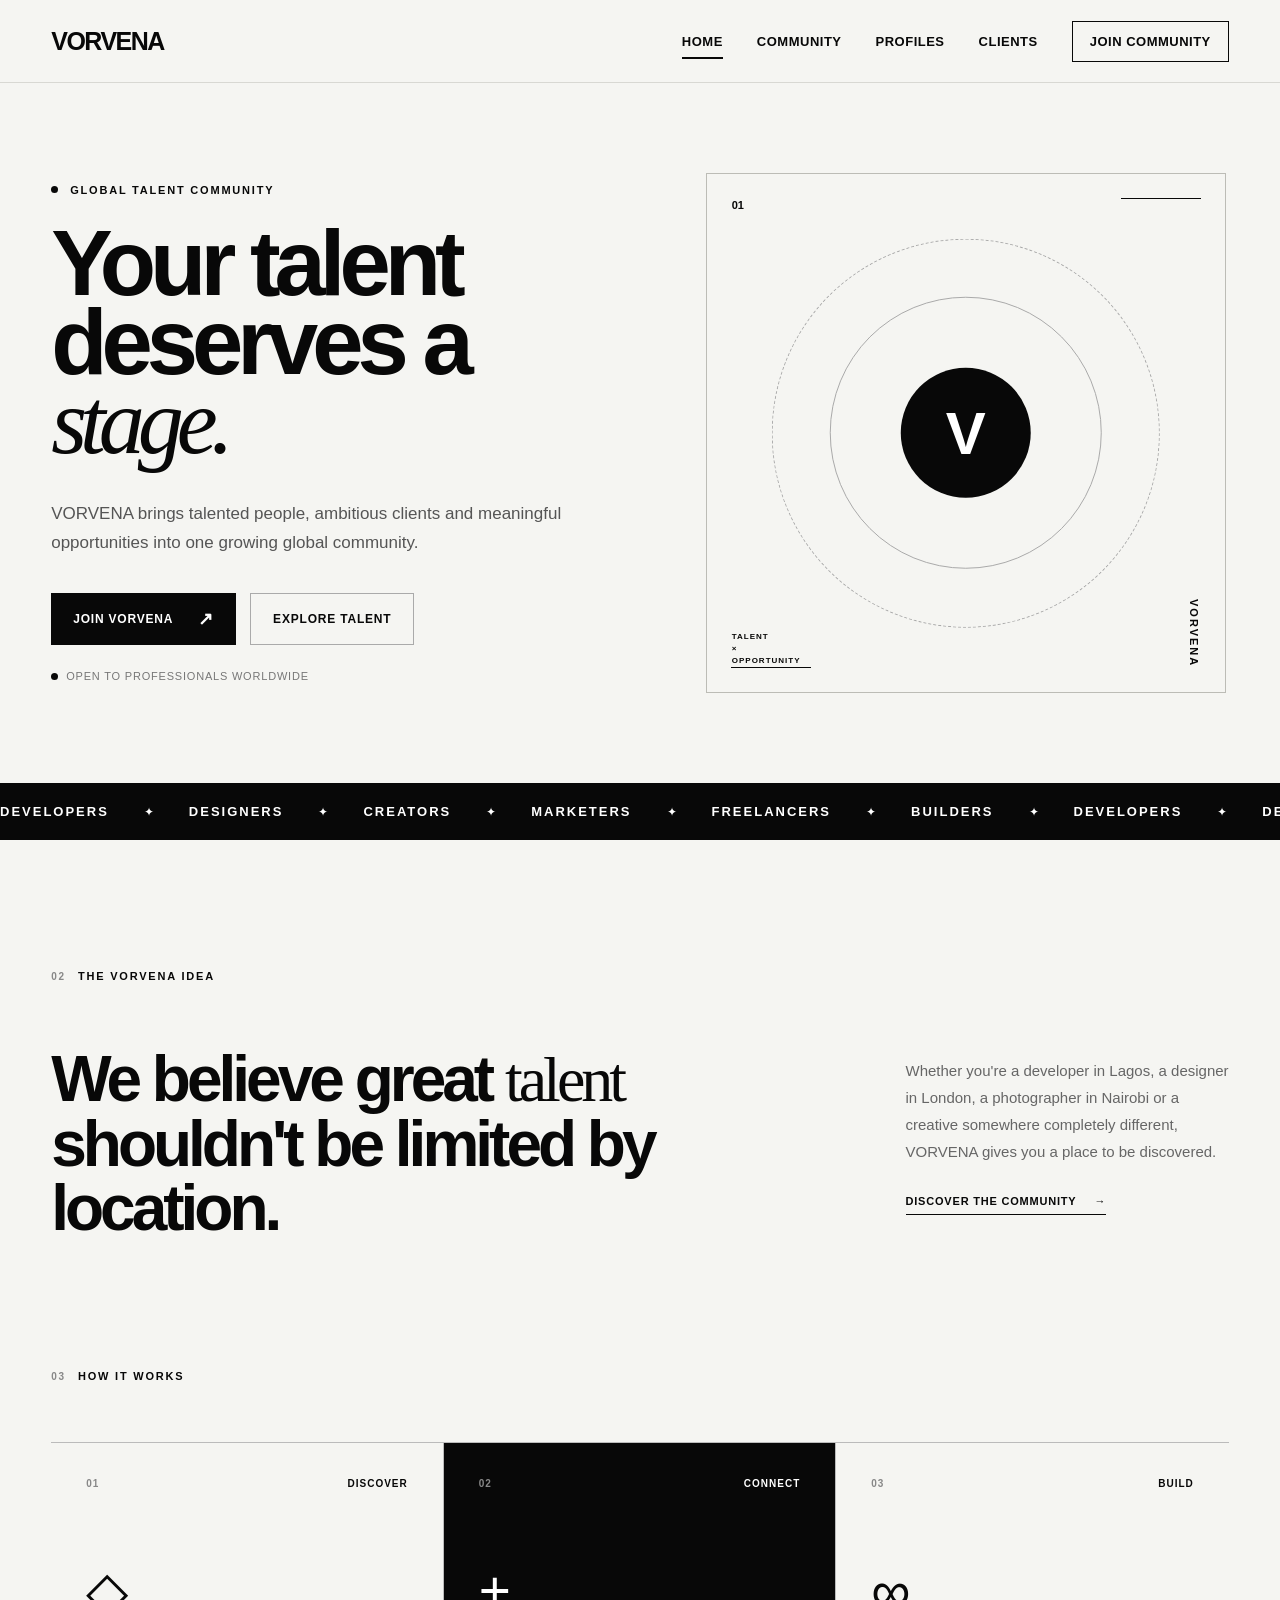
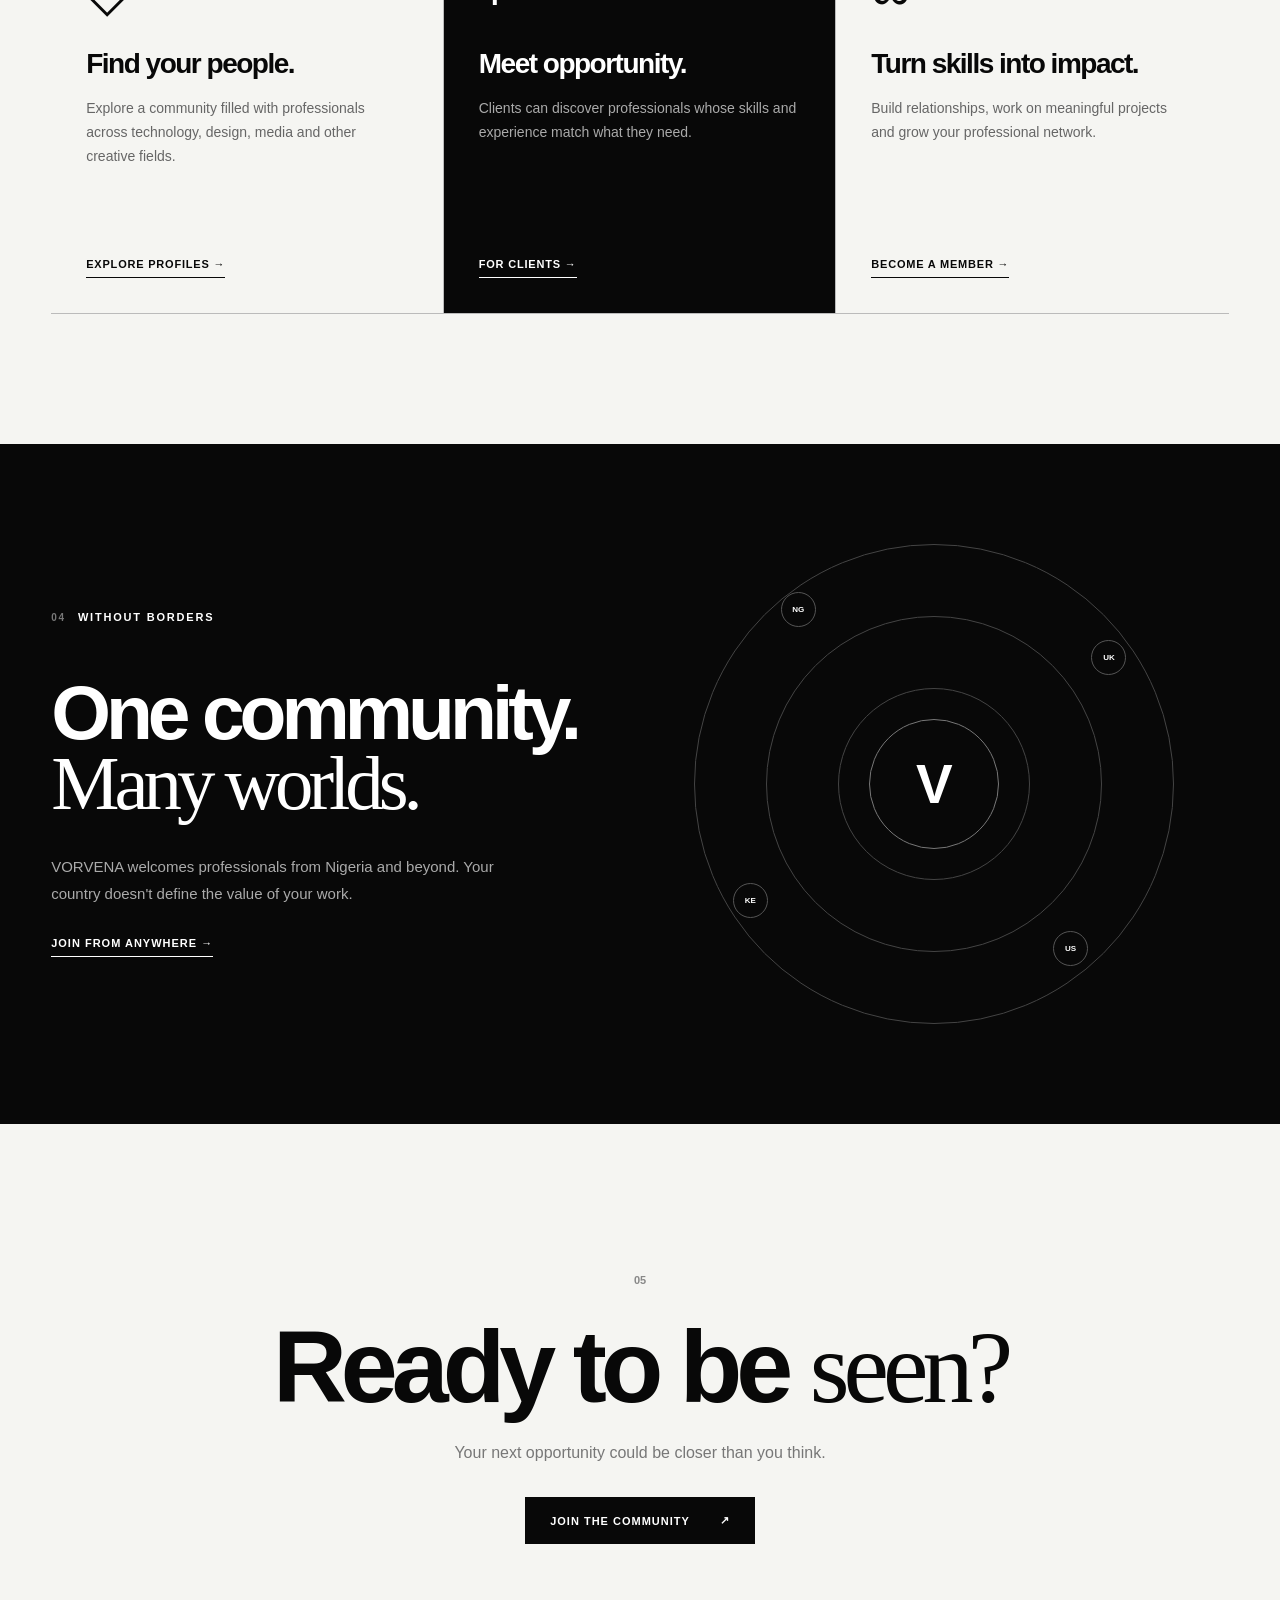
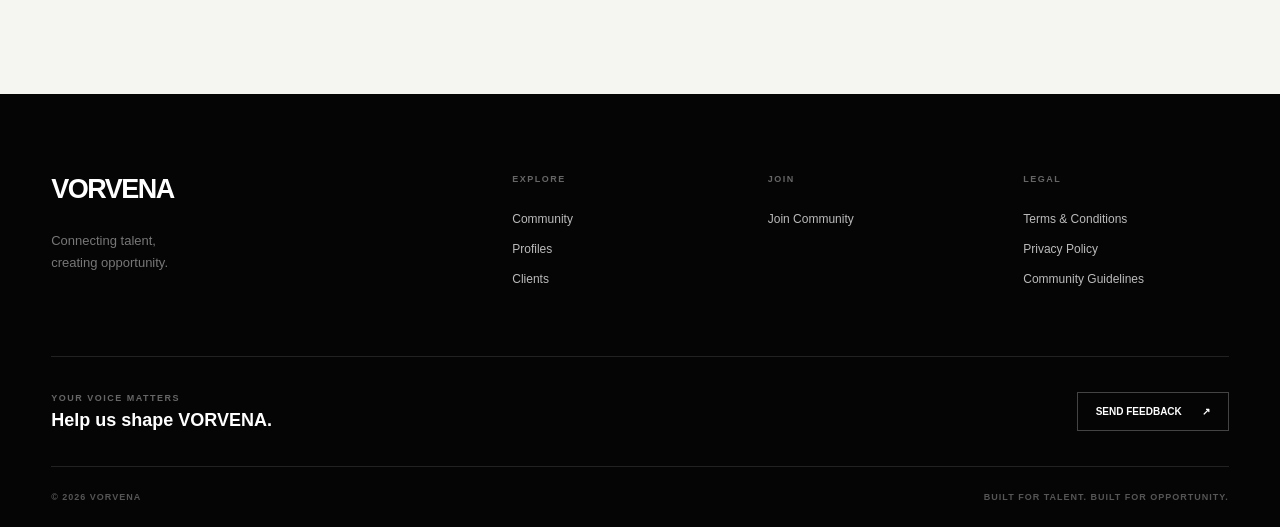
<file: index.html>
<!DOCTYPE html>
<html lang="en">
<head>
    <meta charset="UTF-8">
    <meta name="viewport" content="width=device-width, initial-scale=1.0">

    <meta name="description"
        content="VORVENA is a global talent community connecting skilled professionals with clients, businesses and opportunities.">

    <title>VORVENA | Talent Without Borders</title>

    <link rel="stylesheet" href="index.css">
</head>

<body>

    <!-- ================= NAVBAR ================= -->
    <header class="navbar">

        <div class="nav-wrapper">

            <a href="index.html" class="logo">
                VORVENA
            </a>

            <nav class="nav-links" id="navLinks">

                <a href="index.html" class="nav-link">
                    Home
                </a>

                <a href="community.html" class="nav-link">
                    Community
                </a>

                <a href="profiles.html" class="nav-link">
                    Profiles
                </a>

                <a href="clients.html" class="nav-link">
                    Clients
                </a>

                <a href="join.html" class="nav-link join-link">
                    Join Community
                </a>

               

            </nav>

            <button class="menu-btn" id="menuBtn" aria-label="Open menu">
                <span></span>
                <span></span>
                <span></span>
            </button>

        </div>

    </header>


    <!-- ================= MAIN ================= -->
    <main>

        <!-- HERO -->
        <section class="hero">

            <div class="hero-left">

                <div class="eyebrow">
                    <span></span>
                    GLOBAL TALENT COMMUNITY
                </div>

                <h1>
                    Your talent
                    <br>
                    deserves a
                    <em>stage.</em>
                </h1>

                <p class="hero-description">
                    VORVENA brings talented people, ambitious clients
                    and meaningful opportunities into one growing
                    global community.
                </p>

                <div class="hero-actions">

                    <a href="join.html" class="primary-btn">
                        Join VORVENA
                        <span>↗</span>
                    </a>

                    <a href="profiles.html" class="secondary-btn">
                        Explore Talent
                    </a>

                </div>

                <div class="hero-note">
                    <span class="status-dot"></span>
                    Open to professionals worldwide
                </div>

            </div>


            <!-- HERO VISUAL -->
            <div class="hero-right">

                <div class="visual-frame">

                    <div class="frame-line line-top"></div>
                    <div class="frame-line line-bottom"></div>

                    <div class="visual-number">
                        01
                    </div>

                    <div class="visual-center">

                        <div class="circle circle-one"></div>
                        <div class="circle circle-two"></div>

                        <div class="v-mark">
                            V
                        </div>

                    </div>

                    <div class="visual-word">
                        VORVENA
                    </div>

                    <div class="visual-corner">
                        TALENT<br>
                        ×<br>
                        OPPORTUNITY
                    </div>

                </div>

            </div>

        </section>


        <!-- ================= MARQUEE ================= -->
        <section class="marquee">

            <div class="marquee-track">

                <span>DEVELOPERS</span>
                <i>✦</i>

                <span>DESIGNERS</span>
                <i>✦</i>

                <span>CREATORS</span>
                <i>✦</i>

                <span>MARKETERS</span>
                <i>✦</i>

                <span>FREELANCERS</span>
                <i>✦</i>

                <span>BUILDERS</span>
                <i>✦</i>

                <span>DEVELOPERS</span>
                <i>✦</i>

                <span>DESIGNERS</span>
                <i>✦</i>

            </div>

        </section>


        <!-- ================= INTRO ================= -->
        <section class="intro">

            <div class="section-tag">
                <span>02</span>
                THE VORVENA IDEA
            </div>

            <div class="intro-content">

                <h2>
                    We believe great
                    <span>talent</span>
                    shouldn't be limited by location.
                </h2>

                <div class="intro-side">

                    <p>
                        Whether you're a developer in Lagos, a designer
                        in London, a photographer in Nairobi or a creative
                        somewhere completely different, VORVENA gives
                        you a place to be discovered.
                    </p>

                    <a href="community.html" class="arrow-link">
                        Discover the community
                        <span>→</span>
                    </a>

                </div>

            </div>

        </section>


        <!-- ================= FEATURES ================= -->
        <section class="features">

            <div class="section-tag">
                <span>03</span>
                HOW IT WORKS
            </div>

            <div class="feature-grid">

                <article class="feature-card">

                    <div class="feature-top">
                        <span>01</span>
                        <span>DISCOVER</span>
                    </div>

                    <div class="feature-icon">
                        ◇
                    </div>

                    <h3>
                        Find your people.
                    </h3>

                    <p>
                        Explore a community filled with professionals
                        across technology, design, media and other
                        creative fields.
                    </p>

                    <a href="profiles.html">
                        Explore profiles →
                    </a>

                </article>


                <article class="feature-card featured-card">

                    <div class="feature-top">
                        <span>02</span>
                        <span>CONNECT</span>
                    </div>

                    <div class="feature-icon">
                        +
                    </div>

                    <h3>
                        Meet opportunity.
                    </h3>

                    <p>
                        Clients can discover professionals whose
                        skills and experience match what they need.
                    </p>

                    <a href="clients.html">
                        For clients →
                    </a>

                </article>


                <article class="feature-card">

                    <div class="feature-top">
                        <span>03</span>
                        <span>BUILD</span>
                    </div>

                    <div class="feature-icon">
                        ∞
                    </div>

                    <h3>
                        Turn skills into impact.
                    </h3>

                    <p>
                        Build relationships, work on meaningful
                        projects and grow your professional network.
                    </p>

                    <a href="join.html">
                        Become a member →
                    </a>

                </article>

            </div>

        </section>


        <!-- ================= GLOBAL SECTION ================= -->
        <section class="global">

            <div class="global-left">

                <div class="section-tag light-tag">
                    <span>04</span>
                    WITHOUT BORDERS
                </div>

                <h2>
                    One community.
                    <br>
                    <span>Many worlds.</span>
                </h2>

                <p>
                    VORVENA welcomes professionals from Nigeria
                    and beyond. Your country doesn't define the
                    value of your work.
                </p>

                <a href="join.html" class="light-link">
                    Join from anywhere →
                </a>

            </div>


            <div class="global-right">

                <div class="world-orbit">

                    <div class="orbit-ring ring-one"></div>
                    <div class="orbit-ring ring-two"></div>
                    <div class="orbit-ring ring-three"></div>

                    <div class="world-v">
                        V
                    </div>

                    <span class="location location-one">
                        NG
                    </span>

                    <span class="location location-two">
                        UK
                    </span>

                    <span class="location location-three">
                        US
                    </span>

                    <span class="location location-four">
                        KE
                    </span>

                </div>

            </div>

        </section>


        <!-- ================= CTA ================= -->
        <section class="final-cta">

            <div class="cta-number">
                05
            </div>

            <h2>
                Ready to be
                <span>seen?</span>
            </h2>

            <p>
                Your next opportunity could be closer than you think.
            </p>

            <a href="join.html" class="cta-btn">
                Join the community
                <span>↗</span>
            </a>

        </section>

    </main>


    <!-- ================= FOOTER ================= -->
    <footer class="footer">

        <div class="footer-top">

            <div class="footer-brand">

                <a href="index.html" class="footer-logo">
                    VORVENA
                </a>

                <p>
                    Connecting talent,
                    <br>
                    creating opportunity.
                </p>

            </div>


            <div class="footer-column">

                <h4>EXPLORE</h4>

                <a href="community.html">Community</a>
                <a href="profiles.html">Profiles</a>
                <a href="clients.html">Clients</a>

            </div>


            <div class="footer-column">

                <h4>JOIN</h4>

                <a href="join.html">Join Community</a>
               

            </div>


            <div class="footer-column">

                <h4>LEGAL</h4>

                <a href="terms.html">Terms & Conditions</a>
                <a href="privacy.html">Privacy Policy</a>
                <a href="guidelines.html">Community Guidelines</a>

            </div>

        </div>


        <!-- FEEDBACK -->
        <div class="feedback">

            <div class="feedback-text">

                <span>YOUR VOICE MATTERS</span>

                <h3>
                    Help us shape VORVENA.
                </h3>

            </div>

            <a href="feedback.html" class="feedback-btn">
                Send Feedback
                <span>↗</span>
            </a>

        </div>


        <div class="footer-bottom">

            <span>
                © 2026 VORVENA
            </span>

            <span>
                BUILT FOR TALENT. BUILT FOR OPPORTUNITY.
            </span>

        </div>

    </footer>


    <script src="index.js"></script>

</body>
</html>
</file>
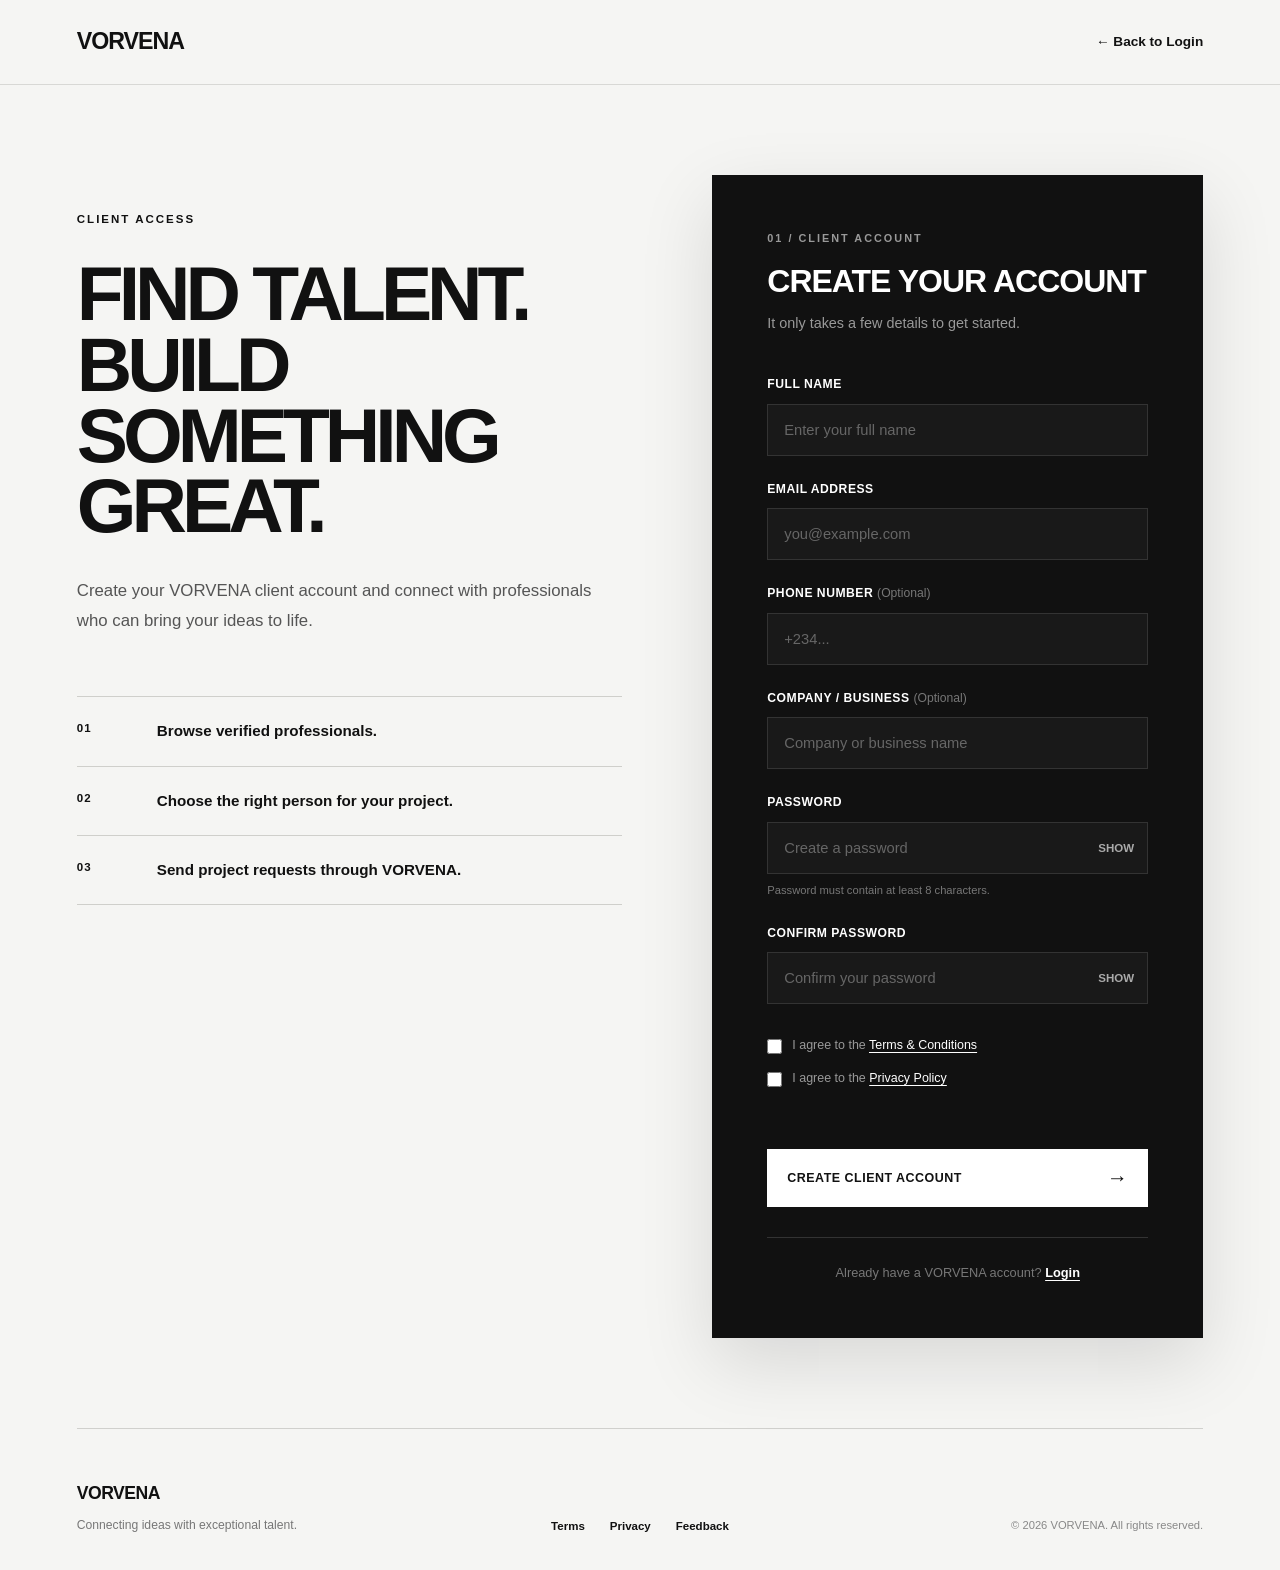
<file: client-signup.html>
<!DOCTYPE html>
<html lang="en">

<head>
    <meta charset="UTF-8">
    <meta name="viewport" content="width=device-width, initial-scale=1.0">

    <title>Create Client Account | VORVENA</title>

    <link rel="stylesheet" href="client-signup.css">
</head>

<body>

    <header class="signup-header">

        <a href="index.html" class="logo">
            VORVENA
        </a>

        <a href="login.html" class="back-link">
            ← Back to Login
        </a>

    </header>


    <!-- =========================
         MAIN
    ========================== -->

    <main class="signup-page">

        <!-- LEFT SIDE -->

        <section class="signup-intro">

            <span class="eyebrow">
                CLIENT ACCESS
            </span>

            <h1>
                FIND TALENT.<br>
                BUILD SOMETHING<br>
                GREAT.
            </h1>

            <p>
                Create your VORVENA client account and connect
                with professionals who can bring your ideas to life.
            </p>

            <div class="intro-points">

                <div class="intro-point">
                    <span>01</span>
                    <p>Browse verified professionals.</p>
                </div>

                <div class="intro-point">
                    <span>02</span>
                    <p>Choose the right person for your project.</p>
                </div>

                <div class="intro-point">
                    <span>03</span>
                    <p>Send project requests through VORVENA.</p>
                </div>

            </div>

        </section>


        <!-- RIGHT SIDE -->

        <section class="signup-card">

            <div class="card-header">

                <span class="card-number">
                    01 / CLIENT ACCOUNT
                </span>

                <h2>
                    CREATE YOUR ACCOUNT
                </h2>

                <p>
                    It only takes a few details to get started.
                </p>

            </div>


            <!-- =========================
                 SIGNUP FORM
            ========================== -->

            <form id="clientSignupForm">


                <!-- FULL NAME -->

                <div class="form-group">

                    <label for="fullName">
                        Full Name
                    </label>

                    <input
                        type="text"
                        id="fullName"
                        name="fullName"
                        placeholder="Enter your full name"
                        autocomplete="name"
                        required
                    >

                </div>


                <!-- EMAIL -->

                <div class="form-group">

                    <label for="email">
                        Email Address
                    </label>

                    <input
                        type="email"
                        id="email"
                        name="email"
                        placeholder="you@example.com"
                        autocomplete="email"
                        required
                    >

                </div>


                <!-- PHONE -->

                <div class="form-group">

                    <label for="phone">
                        Phone Number
                        <span>(Optional)</span>
                    </label>

                    <input
                        type="tel"
                        id="phone"
                        name="phone"
                        placeholder="+234..."
                        autocomplete="tel"
                    >

                </div>


                <!-- COMPANY -->

                <div class="form-group">

                    <label for="company">
                        Company / Business
                        <span>(Optional)</span>
                    </label>

                    <input
                        type="text"
                        id="company"
                        name="company"
                        placeholder="Company or business name"
                        autocomplete="organization"
                    >

                </div>


                <!-- PASSWORD -->

                <div class="form-group">

                    <label for="password">
                        Password
                    </label>

                    <div class="password-wrapper">

                        <input
                            type="password"
                            id="password"
                            name="password"
                            placeholder="Create a password"
                            minlength="8"
                            autocomplete="new-password"
                            required
                        >

                        <button
                            type="button"
                            class="show-password"
                            id="showPassword"
                        >
                            Show
                        </button>

                    </div>

                    <small>
                        Password must contain at least 8 characters.
                    </small>

                </div>


                <!-- CONFIRM PASSWORD -->

                <div class="form-group">

                    <label for="confirmPassword">
                        Confirm Password
                    </label>

                    <div class="password-wrapper">

                        <input
                            type="password"
                            id="confirmPassword"
                            name="confirmPassword"
                            placeholder="Confirm your password"
                            minlength="8"
                            autocomplete="new-password"
                            required
                        >

                        <button
                            type="button"
                            class="show-password"
                            id="showConfirmPassword"
                        >
                            Show
                        </button>

                    </div>

                </div>


                <!-- TERMS -->

                <div class="agreement">

                    <label class="checkbox-label">

                        <input
                            type="checkbox"
                            id="terms"
                            name="terms"
                            required
                        >

                        <span>
                            I agree to the
                            <a href="terms.html">
                                Terms & Conditions
                            </a>
                        </span>

                    </label>


                    <label class="checkbox-label">

                        <input
                            type="checkbox"
                            id="privacy"
                            name="privacy"
                            required
                        >

                        <span>
                            I agree to the
                            <a href="privacy.html">
                                Privacy Policy
                            </a>
                        </span>

                    </label>

                </div>


                <!-- MESSAGE -->

                <div
                    id="formMessage"
                    class="form-message"
                    aria-live="polite"
                ></div>


                <!-- SUBMIT -->

                <button
                    type="submit"
                    class="submit-btn"
                >

                    <span>
                        CREATE CLIENT ACCOUNT
                    </span>

                    <span class="arrow">
                        →
                    </span>

                </button>

            </form>


            <!-- LOGIN -->

            <div class="login-prompt">

                <p>
                    Already have a VORVENA account?
                    <a href="login.html">
                        Login
                    </a>
                </p>

            </div>

        </section>

    </main>


    <!-- =========================
         FOOTER
    ========================== -->

    <footer class="signup-footer">

        <div class="footer-left">

            <a href="index.html" class="footer-logo">
                VORVENA
            </a>

            <p>
                Connecting ideas with exceptional talent.
            </p>

        </div>


        <div class="footer-links">

            <a href="terms.html">
                Terms
            </a>

            <a href="privacy.html">
                Privacy
            </a>

            <a href="feedback.html">
                Feedback
            </a>

        </div>


        <p class="copyright">
            © 2026 VORVENA. All rights reserved.
        </p>

    </footer>


    <script src="client-signup.js"></script>

</body>

</html>
</file>
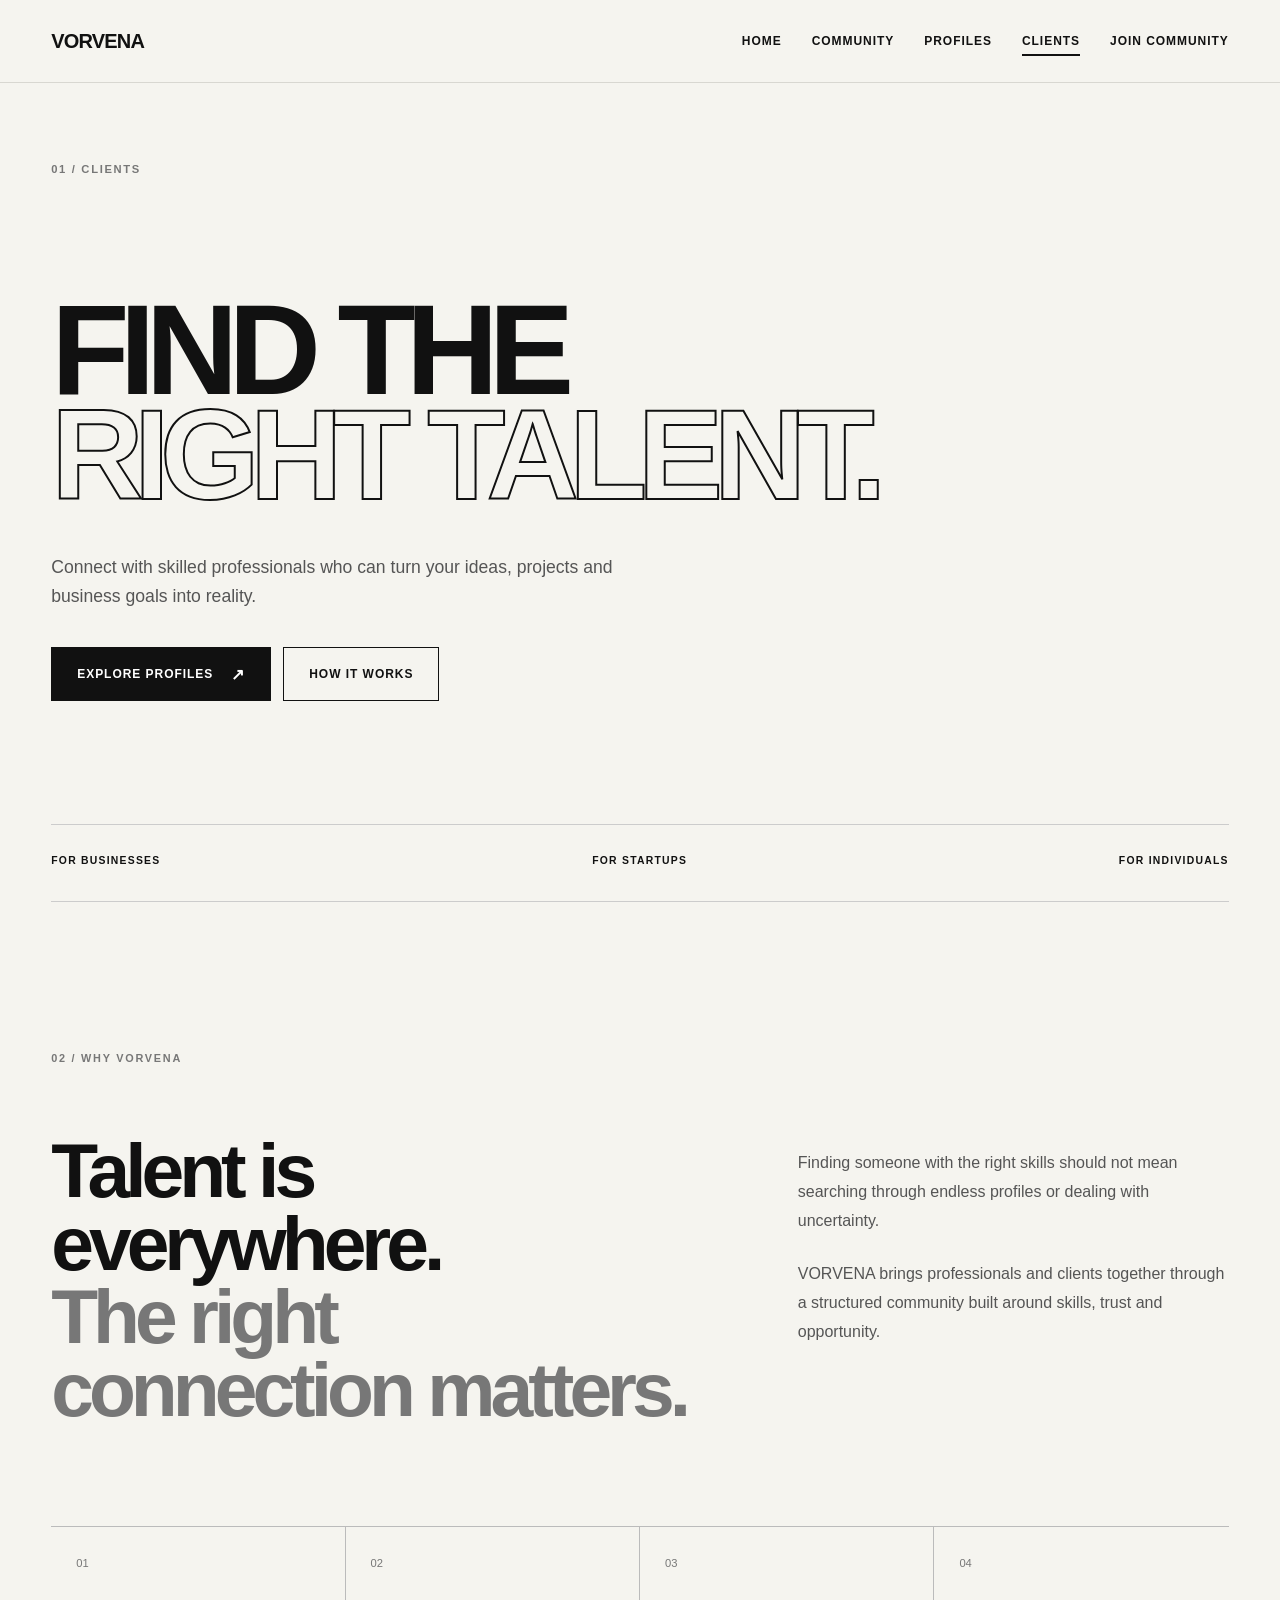
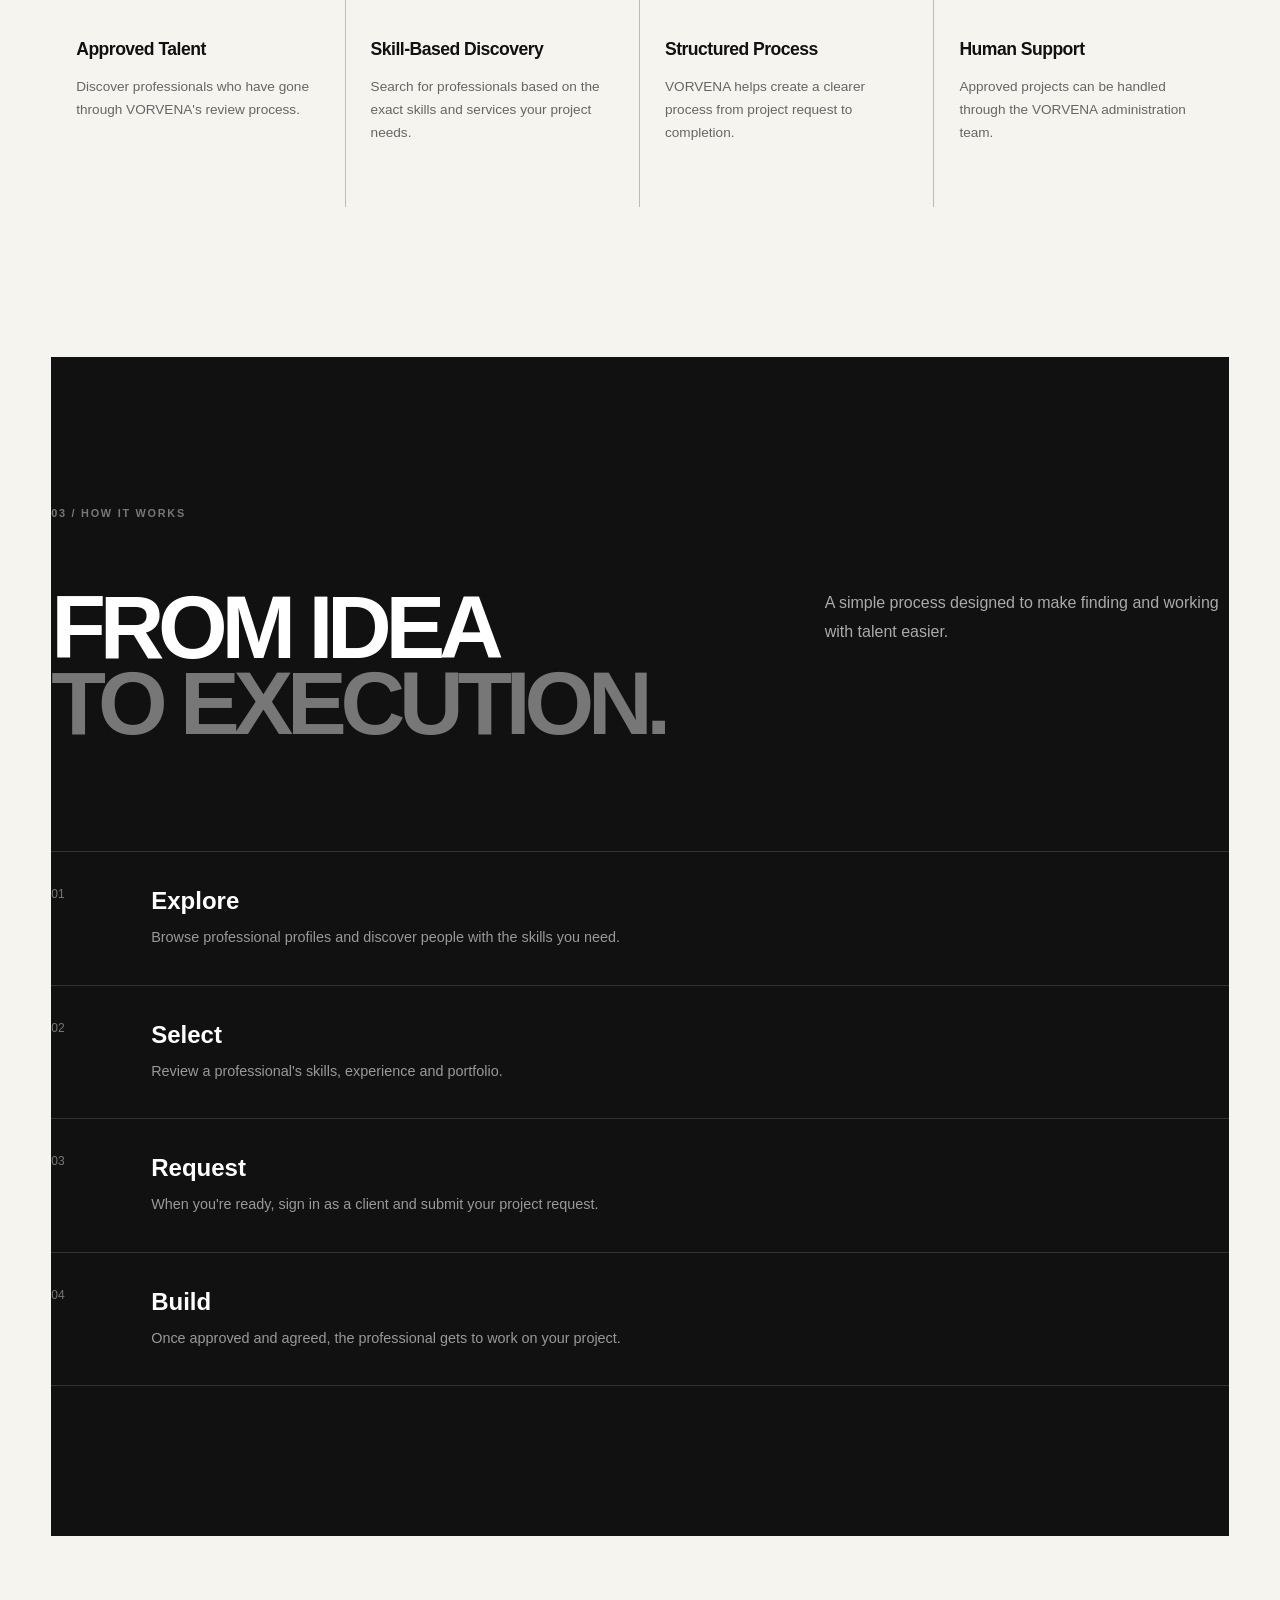
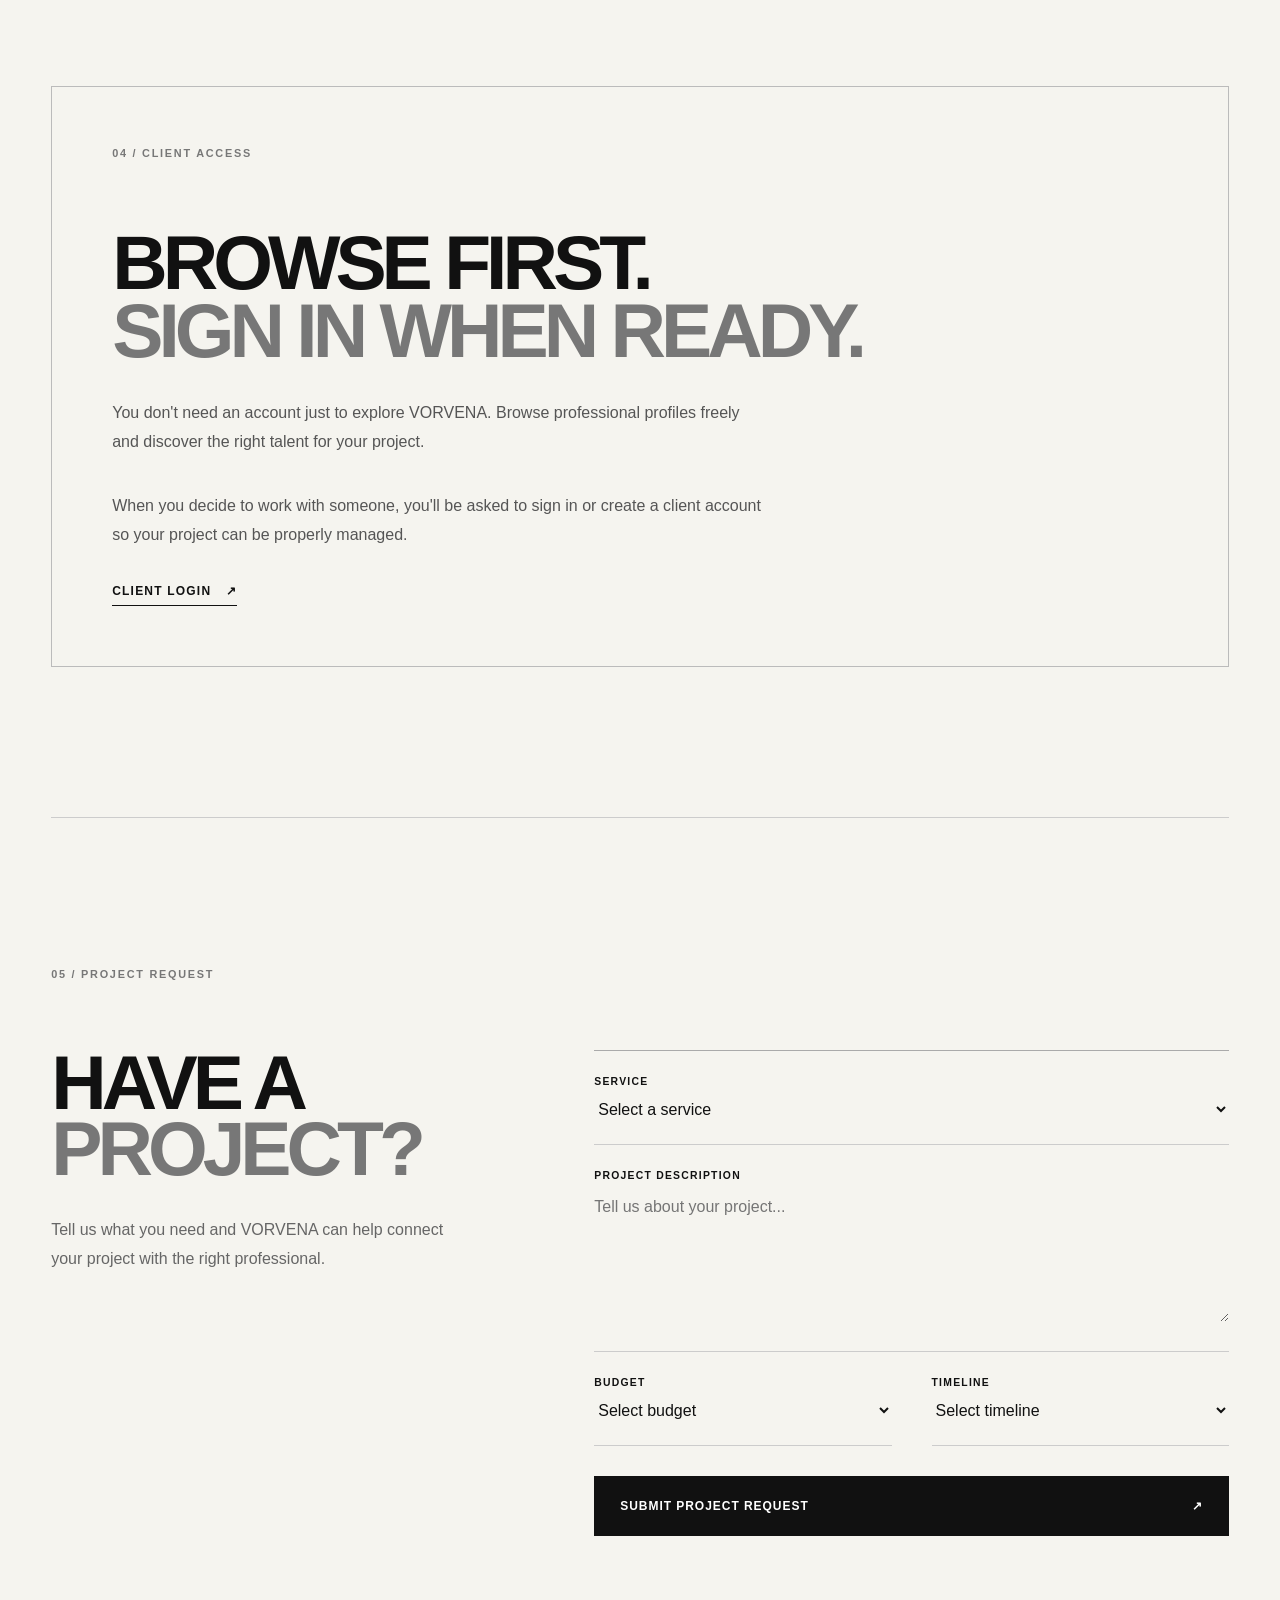
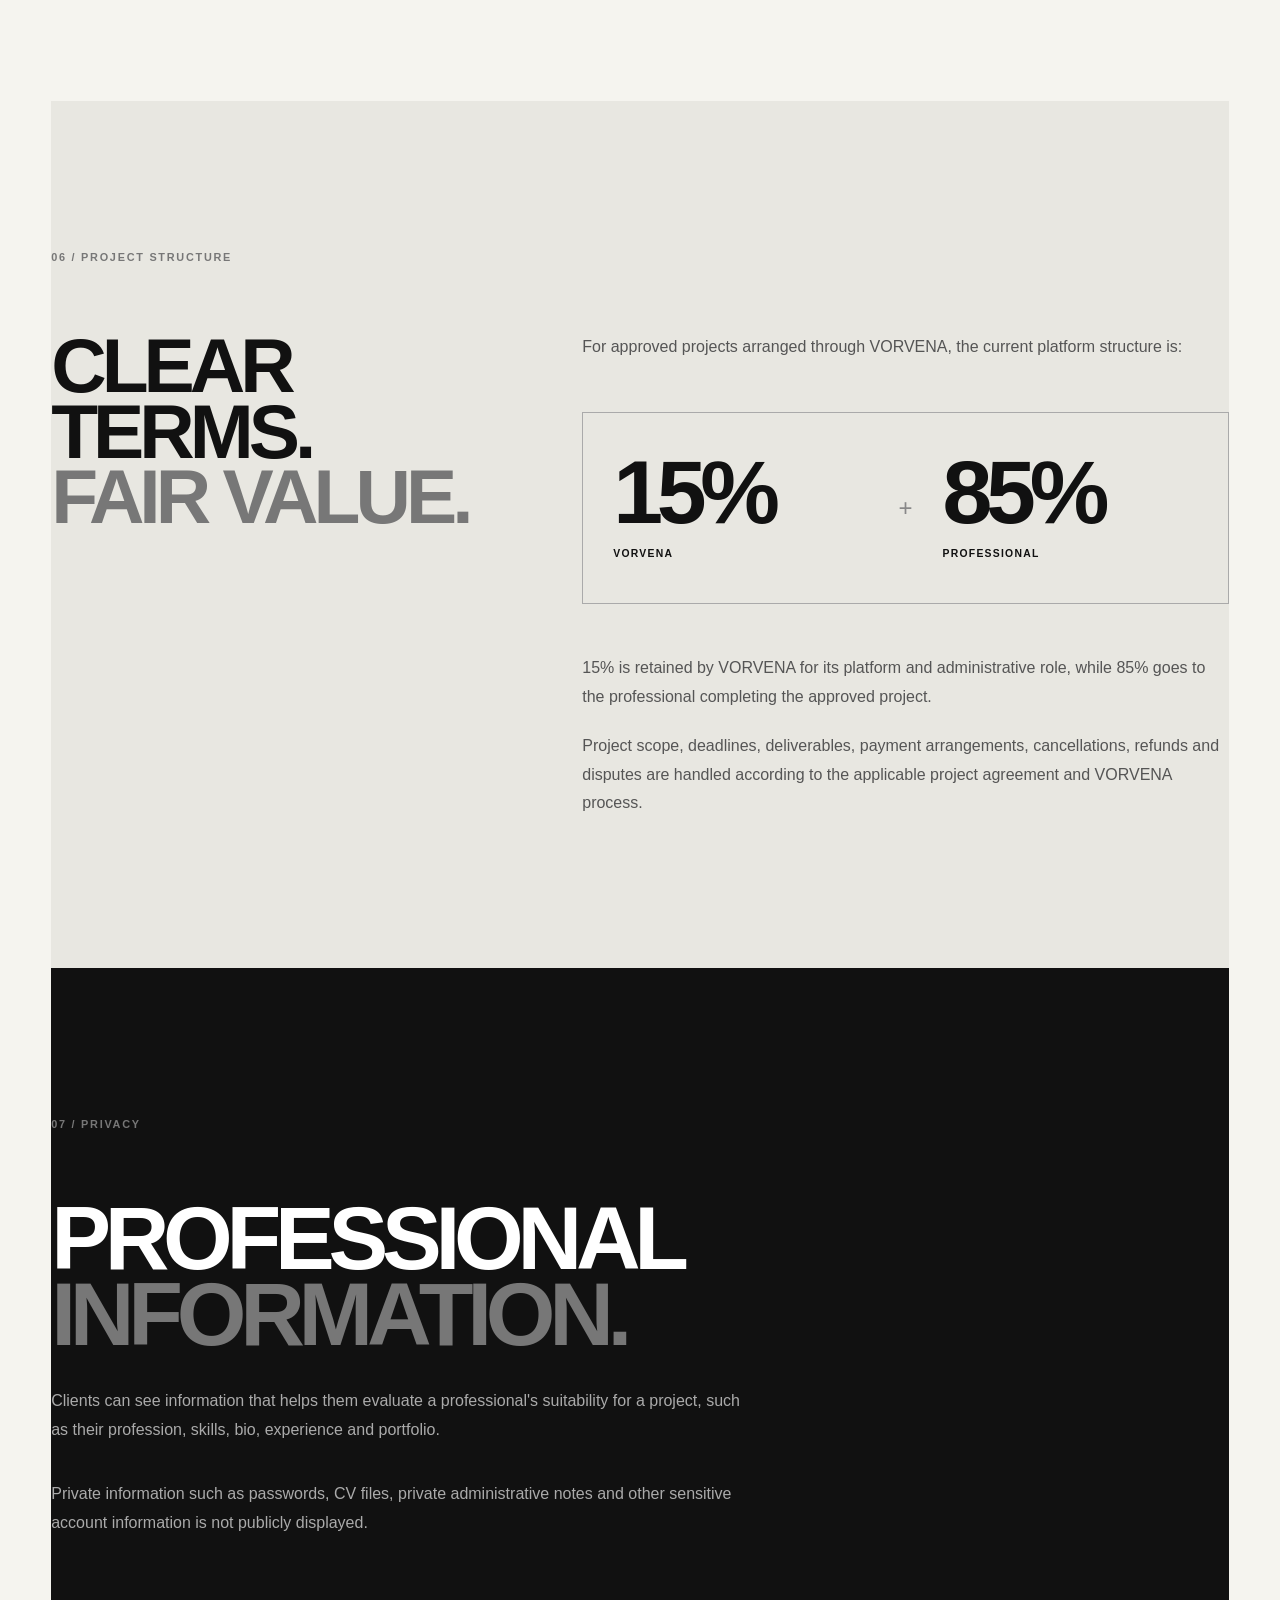
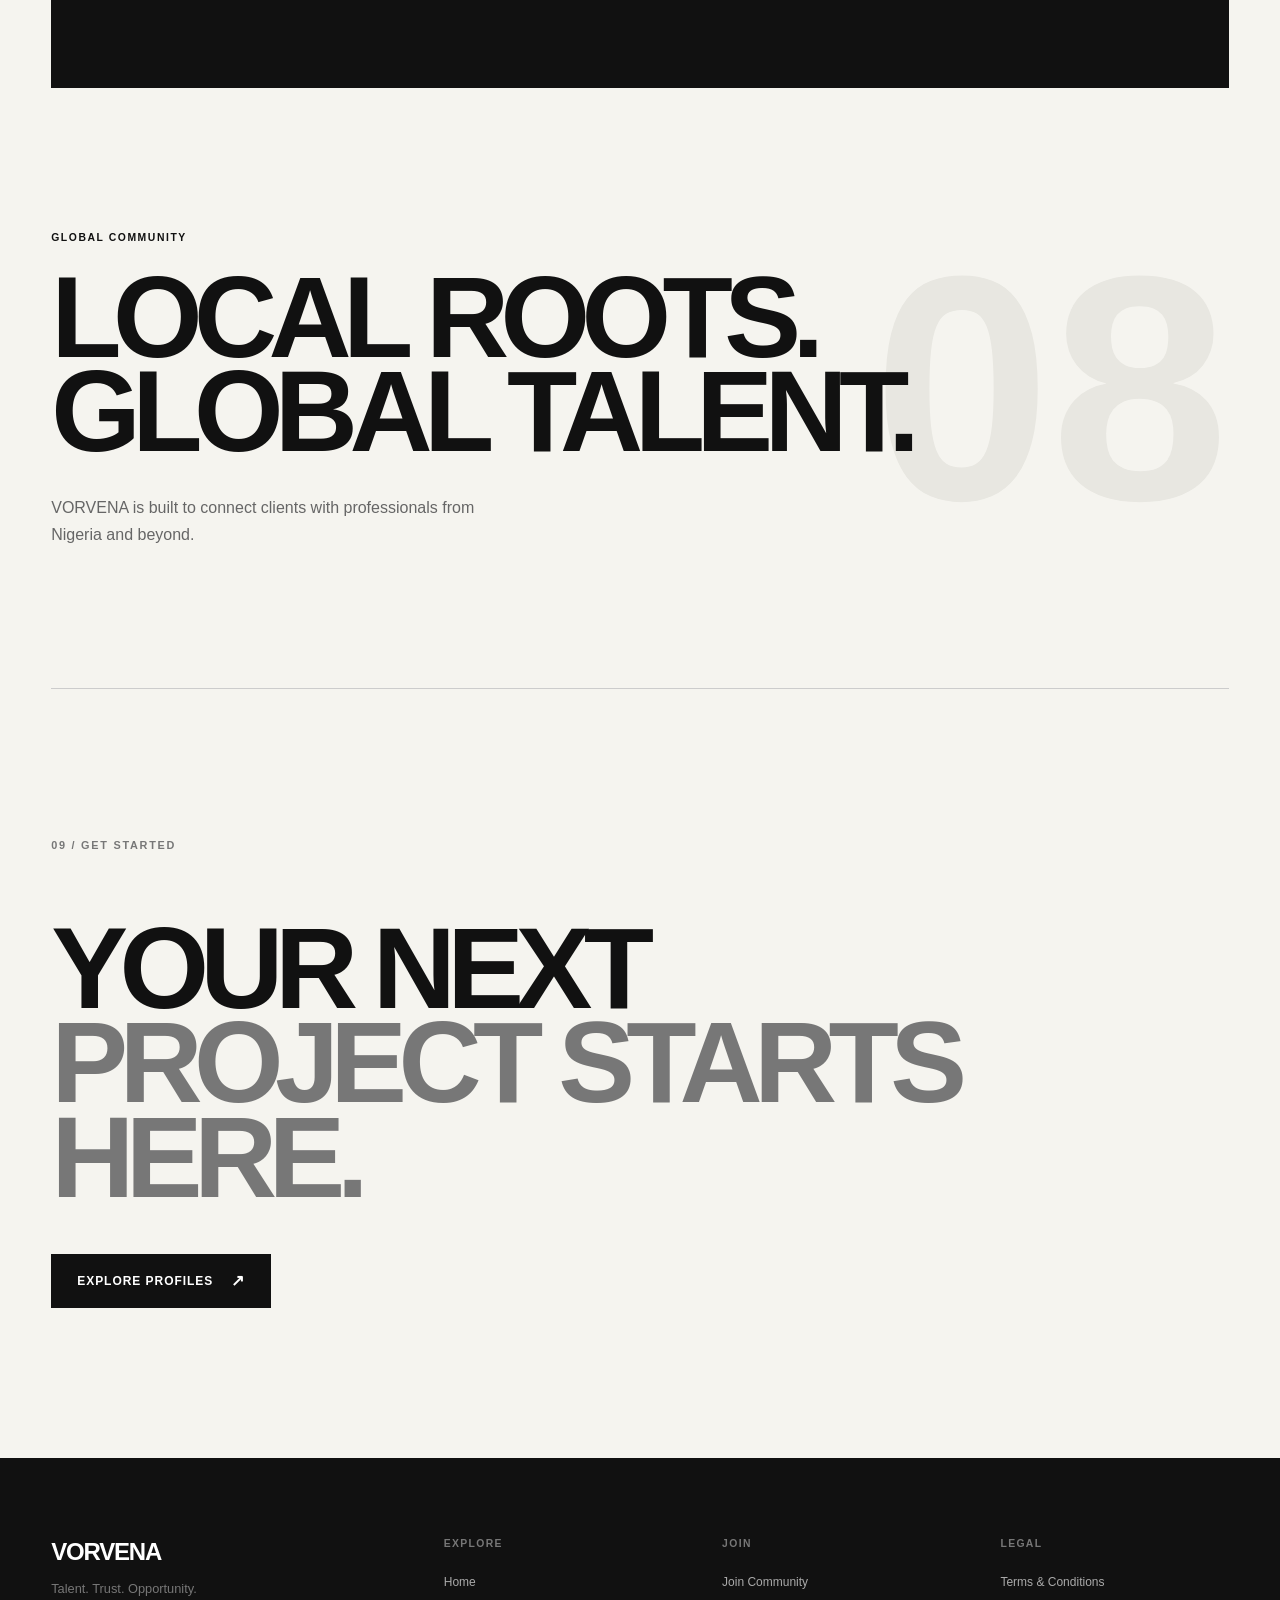
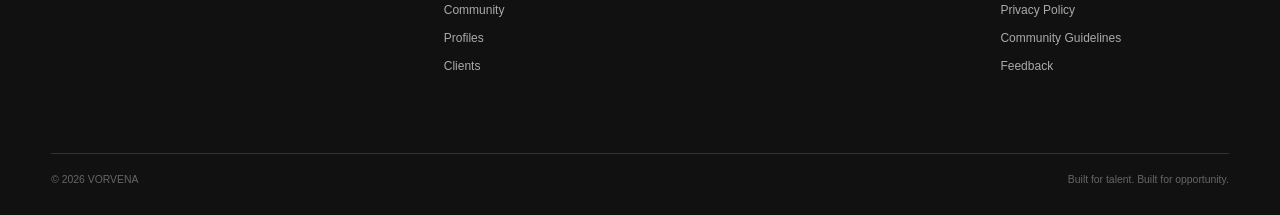
<file: clients.html>
<!DOCTYPE html>
<html lang="en">

<head>
    <meta charset="UTF-8">
    <meta name="viewport" content="width=device-width, initial-scale=1.0">

    <title>Clients | VORVENA</title>

    <link rel="stylesheet" href="clients.css">
</head>

<body>

    <!-- ================= HEADER ================= -->

    <header class="site-header">

        <div class="nav-container">

            <a href="index.html" class="logo">
                VORVENA
            </a>

            <nav class="desktop-nav">

                <a href="index.html">Home</a>
                <a href="community.html">Community</a>
                <a href="profiles.html">Profiles</a>
                <a href="clients.html" class="active">Clients</a>
                <a href="join.html">Join Community</a>


            </nav>

            <button class="menu-btn" id="menuBtn" aria-label="Open menu">
                <span></span>
                <span></span>
            </button>

        </div>

        <nav class="mobile-nav" id="mobileNav">

            <a href="index.html">Home</a>
            <a href="community.html">Community</a>
            <a href="profiles.html">Profiles</a>
            <a href="clients.html" class="active">Clients</a>
            <a href="join.html">Join Community</a>


        </nav>

    </header>


    <!-- ================= HERO ================= -->

    <main>

        <section class="hero">

            <div class="hero-number">
                01 / CLIENTS
            </div>

            <div class="hero-content">

                <h1>
                    FIND THE
                    <span>RIGHT TALENT.</span>
                </h1>

                <p>
                    Connect with skilled professionals who can turn
                    your ideas, projects and business goals into reality.
                </p>

                <div class="hero-actions">

                    <a href="profiles.html" class="btn btn-dark">
                        Explore Profiles
                        <span>↗</span>
                    </a>

                    <a href="#how-it-works" class="btn btn-light">
                        How It Works
                    </a>

                </div>

            </div>

            <div class="hero-bottom">

                <span>FOR BUSINESSES</span>
                <span>FOR STARTUPS</span>
                <span>FOR INDIVIDUALS</span>

            </div>

        </section>


        <!-- ================= WHY VORVENA ================= -->

        <section class="why-section">

            <div class="section-label">
                02 / WHY VORVENA
            </div>

            <div class="why-grid">

                <div class="why-heading">

                    <h2>
                        Talent is everywhere.
                        <span>The right connection matters.</span>
                    </h2>

                </div>

                <div class="why-copy">

                    <p>
                        Finding someone with the right skills should not
                        mean searching through endless profiles or dealing
                        with uncertainty.
                    </p>

                    <p>
                        VORVENA brings professionals and clients together
                        through a structured community built around skills,
                        trust and opportunity.
                    </p>

                </div>

            </div>


            <div class="benefits-grid">

                <article class="benefit-card">

                    <span class="benefit-number">01</span>

                    <h3>Approved Talent</h3>

                    <p>
                        Discover professionals who have gone through
                        VORVENA's review process.
                    </p>

                </article>


                <article class="benefit-card">

                    <span class="benefit-number">02</span>

                    <h3>Skill-Based Discovery</h3>

                    <p>
                        Search for professionals based on the exact
                        skills and services your project needs.
                    </p>

                </article>


                <article class="benefit-card">

                    <span class="benefit-number">03</span>

                    <h3>Structured Process</h3>

                    <p>
                        VORVENA helps create a clearer process from
                        project request to completion.
                    </p>

                </article>


                <article class="benefit-card">

                    <span class="benefit-number">04</span>

                    <h3>Human Support</h3>

                    <p>
                        Approved projects can be handled through the
                        VORVENA administration team.
                    </p>

                </article>

            </div>

        </section>


        <!-- ================= HOW IT WORKS ================= -->

        <section class="process-section" id="how-it-works">

            <div class="section-label">
                03 / HOW IT WORKS
            </div>

            <div class="process-header">

                <h2>
                    FROM IDEA
                    <span>TO EXECUTION.</span>
                </h2>

                <p>
                    A simple process designed to make finding and
                    working with talent easier.
                </p>

            </div>


            <div class="process-list">

                <div class="process-item">

                    <span>01</span>

                    <div>
                        <h3>Explore</h3>
                        <p>
                            Browse professional profiles and discover
                            people with the skills you need.
                        </p>
                    </div>

                </div>


                <div class="process-item">

                    <span>02</span>

                    <div>
                        <h3>Select</h3>
                        <p>
                            Review a professional's skills, experience
                            and portfolio.
                        </p>
                    </div>

                </div>


                <div class="process-item">

                    <span>03</span>

                    <div>
                        <h3>Request</h3>
                        <p>
                            When you're ready, sign in as a client and
                            submit your project request.
                        </p>
                    </div>

                </div>


                <div class="process-item">

                    <span>04</span>

                    <div>
                        <h3>Build</h3>
                        <p>
                            Once approved and agreed, the professional
                            gets to work on your project.
                        </p>
                    </div>

                </div>

            </div>

        </section>


        <!-- ================= CLIENT ACCESS ================= -->

        <section class="access-section">

            <div class="access-box">

                <div class="section-label">
                    04 / CLIENT ACCESS
                </div>

                <div class="access-content">

                    <h2>
                        BROWSE FIRST.
                        <span>SIGN IN WHEN READY.</span>
                    </h2>

                    <p>
                        You don't need an account just to explore VORVENA.
                        Browse professional profiles freely and discover
                        the right talent for your project.
                    </p>

                    <p>
                        When you decide to work with someone, you'll be
                        asked to sign in or create a client account so
                        your project can be properly managed.
                    </p>

                    <a href="login.html" class="text-link">
                        Client Login
                        <span>↗</span>
                    </a>

                </div>

            </div>

        </section>


        <!-- ================= PROJECT REQUEST ================= -->

        <section class="request-section">

            <div class="section-label">
                05 / PROJECT REQUEST
            </div>

            <div class="request-grid">

                <div class="request-intro">

                    <h2>
                        HAVE A
                        <span>PROJECT?</span>
                    </h2>

                    <p>
                        Tell us what you need and VORVENA can help
                        connect your project with the right professional.
                    </p>

                </div>


                <form class="project-form" id="projectForm">

                    <div class="form-group">

                        <label for="service">
                            SERVICE
                        </label>

                        <select id="service" required>

                            <option value="">
                                Select a service
                            </option>

                            <option>Frontend Development</option>
                            <option>Backend Development</option>
                            <option>Full Stack Development</option>
                            <option>Graphic Design</option>
                            <option>Motion Design</option>
                            <option>UI/UX Design</option>
                            <option>Digital Marketing</option>
                            <option>Social Media Management</option>
                            <option>Writing</option>
                            <option>Photography</option>
                            <option>Other</option>

                        </select>

                    </div>


                    <div class="form-group">

                        <label for="project">
                            PROJECT DESCRIPTION
                        </label>

                        <textarea id="project" rows="5" placeholder="Tell us about your project..." required></textarea>

                    </div>


                    <div class="form-row">

                        <div class="form-group">

                            <label for="budget">
                                BUDGET
                            </label>

                            <select id="budget" required>

                                <option value="">
                                    Select budget
                                </option>

                                <option>Under ₦100,000</option>
                                <option>₦100,000 – ₦250,000</option>
                                <option>₦250,000 – ₦500,000</option>
                                <option>₦500,000 – ₦1,000,000</option>
                                <option>₦1,000,000+</option>
                                <option>International / USD</option>

                            </select>

                        </div>


                        <div class="form-group">

                            <label for="timeline">
                                TIMELINE
                            </label>

                            <select id="timeline" required>

                                <option value="">
                                    Select timeline
                                </option>

                                <option>Under 1 week</option>
                                <option>1 – 2 weeks</option>
                                <option>2 – 4 weeks</option>
                                <option>1 – 3 months</option>
                                <option>Flexible</option>

                            </select>

                        </div>

                    </div>


                    <button type="submit" class="submit-btn">

                        Submit Project Request

                        <span>↗</span>

                    </button>

                    <p class="form-message" id="formMessage"></p>

                </form>

            </div>

        </section>


        <!-- ================= PAYMENT ================= -->

        <section class="payment-section">

            <div class="section-label">
                06 / PROJECT STRUCTURE
            </div>

            <div class="payment-grid">

                <div>

                    <h2>
                        CLEAR TERMS.
                        <span>FAIR VALUE.</span>
                    </h2>

                </div>


                <div class="payment-content">

                    <p>
                        For approved projects arranged through VORVENA,
                        the current platform structure is:
                    </p>


                    <div class="payment-box">

                        <div class="payment-side">

                            <strong>15%</strong>

                            <span>
                                VORVENA
                            </span>

                        </div>


                        <div class="payment-divider">
                            +
                        </div>


                        <div class="payment-side">

                            <strong>85%</strong>

                            <span>
                                PROFESSIONAL
                            </span>

                        </div>

                    </div>


                    <p class="payment-note">
                        15% is retained by VORVENA for its platform and
                        administrative role, while 85% goes to the
                        professional completing the approved project.
                    </p>

                    <p class="payment-note">
                        Project scope, deadlines, deliverables, payment
                        arrangements, cancellations, refunds and disputes
                        are handled according to the applicable project
                        agreement and VORVENA process.
                    </p>

                </div>

            </div>

        </section>


        <!-- ================= PRIVACY ================= -->

        <section class="privacy-section">

            <div class="privacy-inner">

                <div class="section-label">
                    07 / PRIVACY
                </div>

                <h2>
                    PROFESSIONAL
                    <span>INFORMATION.</span>
                </h2>

                <p>
                    Clients can see information that helps them evaluate
                    a professional's suitability for a project, such as
                    their profession, skills, bio, experience and
                    portfolio.
                </p>

                <p>
                    Private information such as passwords, CV files,
                    private administrative notes and other sensitive
                    account information is not publicly displayed.
                </p>

            </div>

        </section>


        <!-- ================= GLOBAL ================= -->

        <section class="global-section">

            <div class="global-number">
                08
            </div>

            <div class="global-content">

                <span>GLOBAL COMMUNITY</span>

                <h2>
                    LOCAL ROOTS.
                    <br>
                    GLOBAL TALENT.
                </h2>

                <p>
                    VORVENA is built to connect clients with professionals
                    from Nigeria and beyond.
                </p>

            </div>

        </section>


        <!-- ================= CTA ================= -->

        <section class="final-cta">

            <div class="section-label">
                09 / GET STARTED
            </div>

            <h2>
                YOUR NEXT
                <span>PROJECT STARTS HERE.</span>
            </h2>

            <div class="cta-actions">

                <a href="profiles.html" class="btn btn-dark">
                    Explore Profiles
                    <span>↗</span>
                </a>


                </a>

            </div>

        </section>

    </main>


    <!-- ================= FOOTER ================= -->

    <footer class="site-footer">

        <div class="footer-top">

            <div class="footer-brand">

                <a href="index.html" class="footer-logo">
                    VORVENA
                </a>

                <p>
                    Talent. Trust. Opportunity.
                </p>

            </div>


            <div class="footer-column">

                <h4>EXPLORE</h4>

                <a href="index.html">Home</a>
                <a href="community.html">Community</a>
                <a href="profiles.html">Profiles</a>
                <a href="clients.html">Clients</a>

            </div>


            <div class="footer-column">

                <h4>JOIN</h4>

                <a href="join.html">Join Community</a>


            </div>


            <div class="footer-column">

                <h4>LEGAL</h4>

                <a href="terms.html">Terms & Conditions</a>
                <a href="privacy.html">Privacy Policy</a>
                <a href="guidelines.html">Community Guidelines</a>
                <a href="feedback.html">Feedback</a>

            </div>

        </div>


        <div class="footer-bottom">

            <span>
                © 2026 VORVENA
            </span>

            <span>
                Built for talent. Built for opportunity.
            </span>

        </div>

    </footer>


    <script src="clients.js"></script>

</body>

</html>
</file>
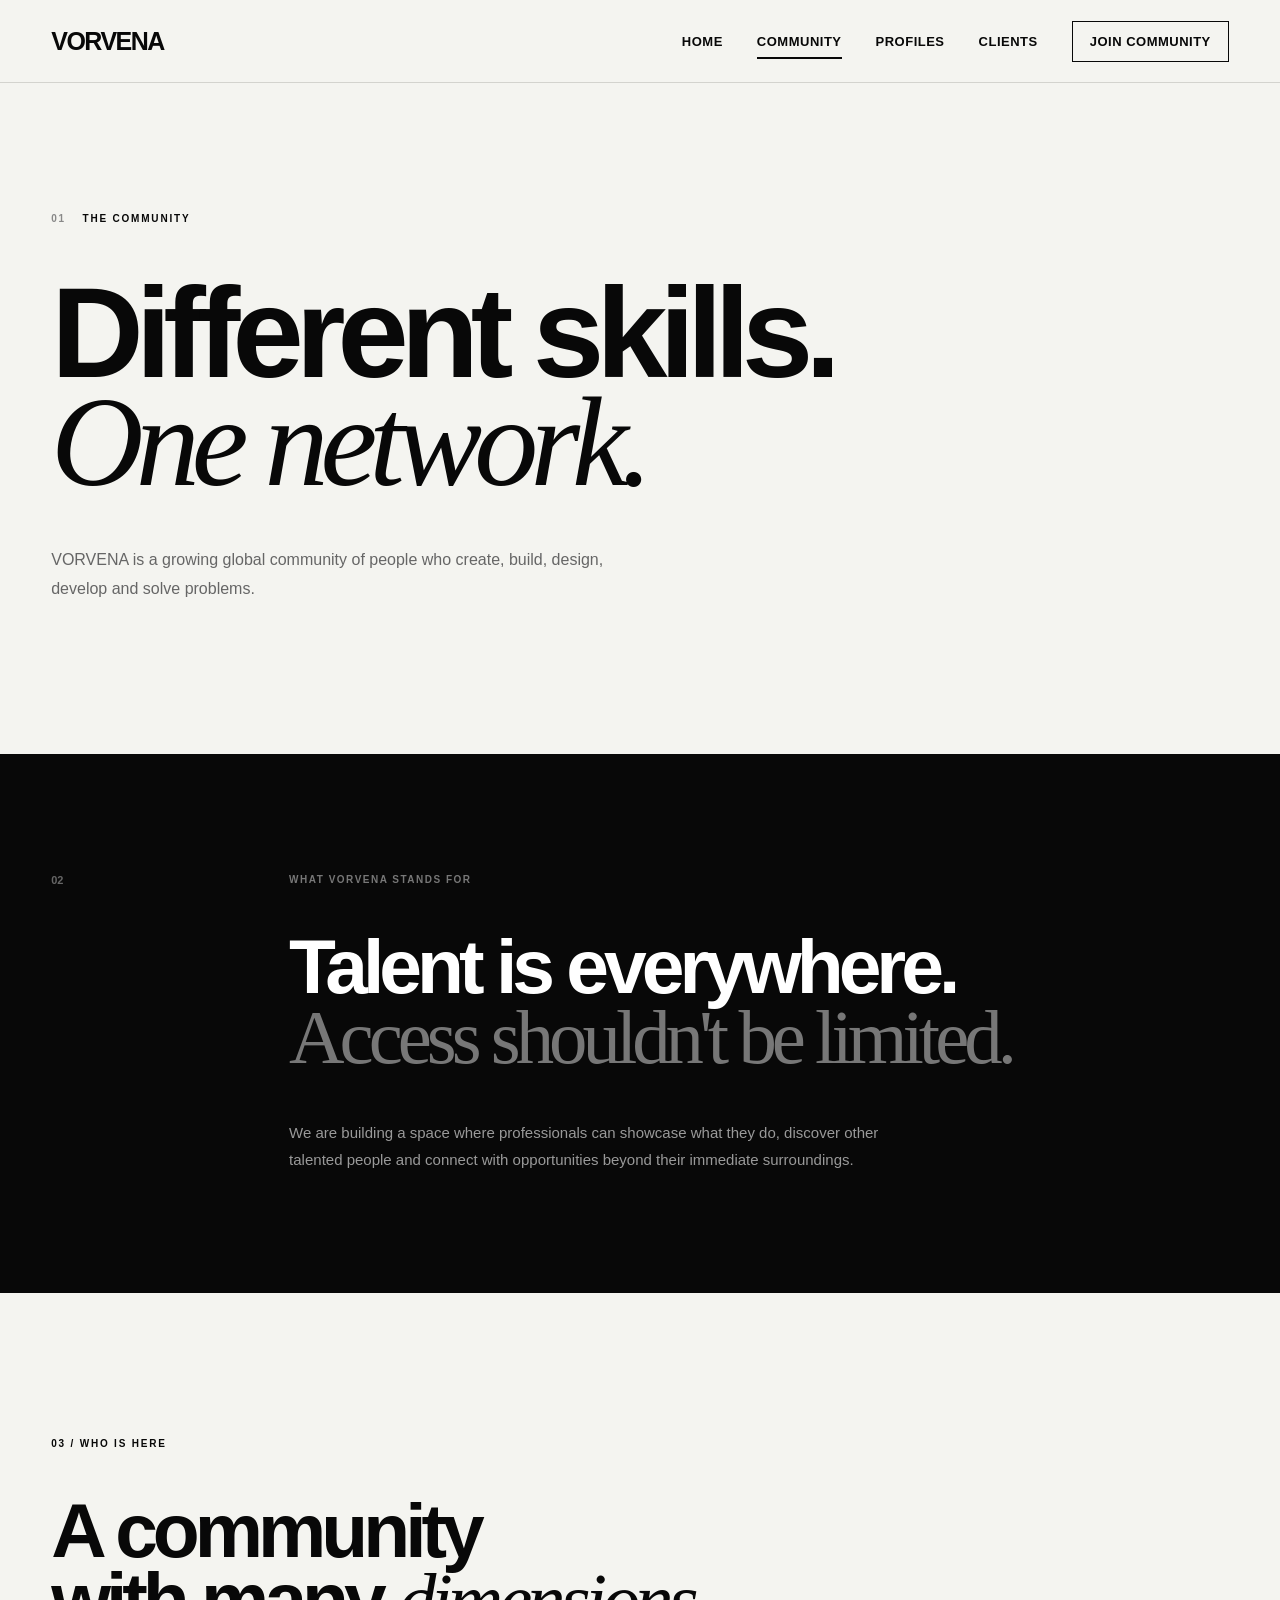
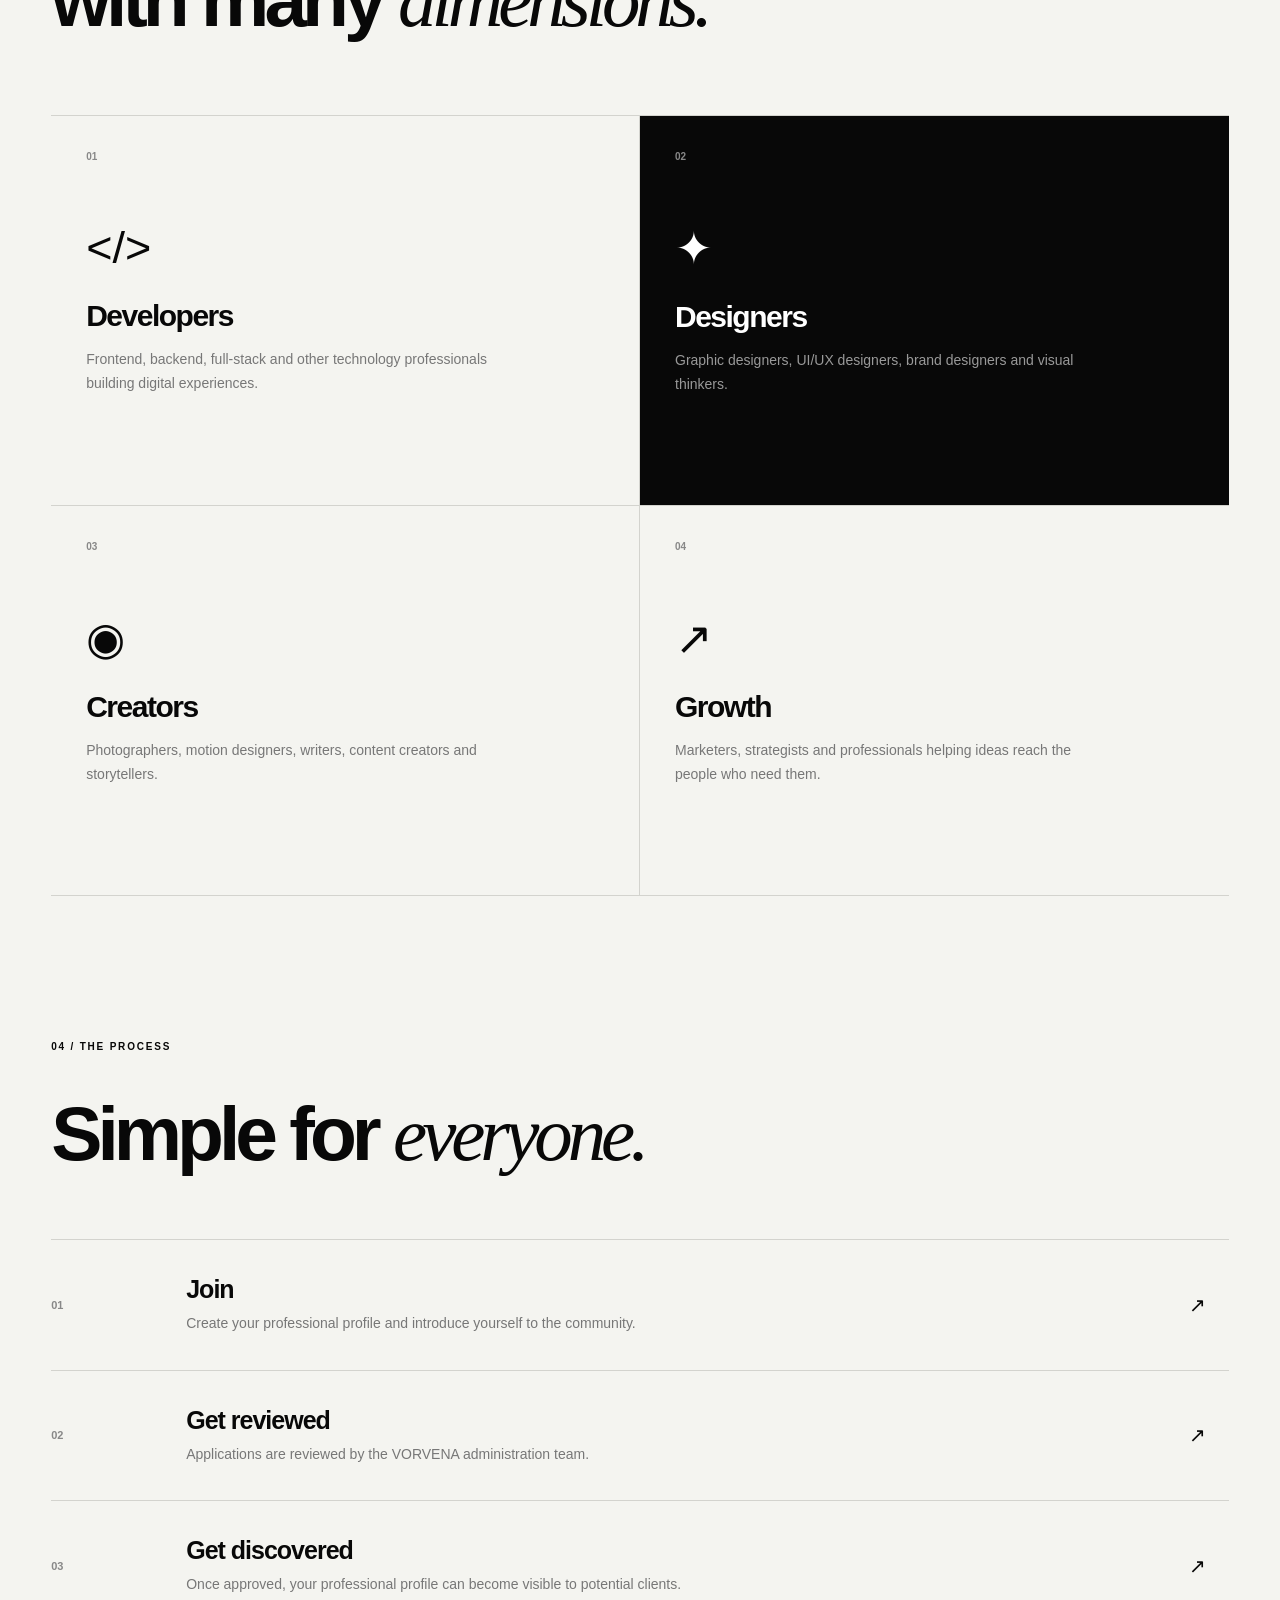
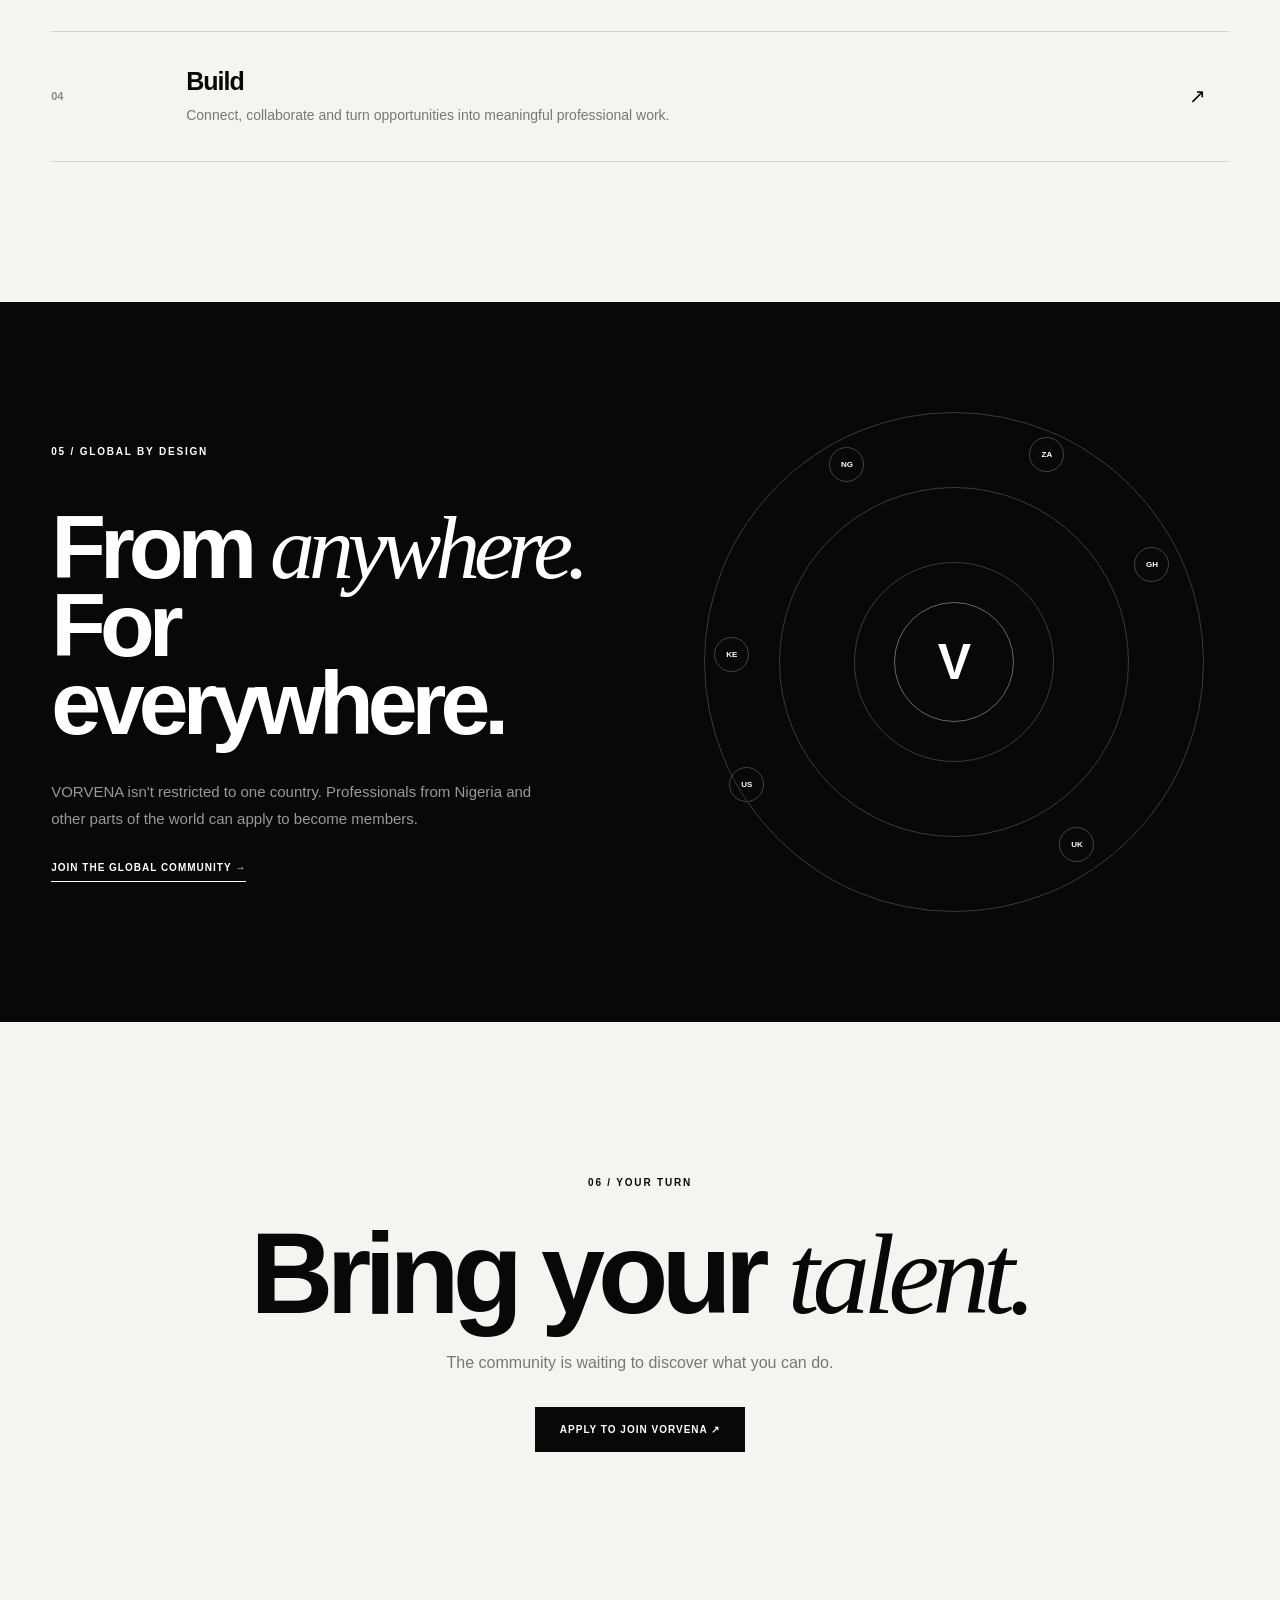
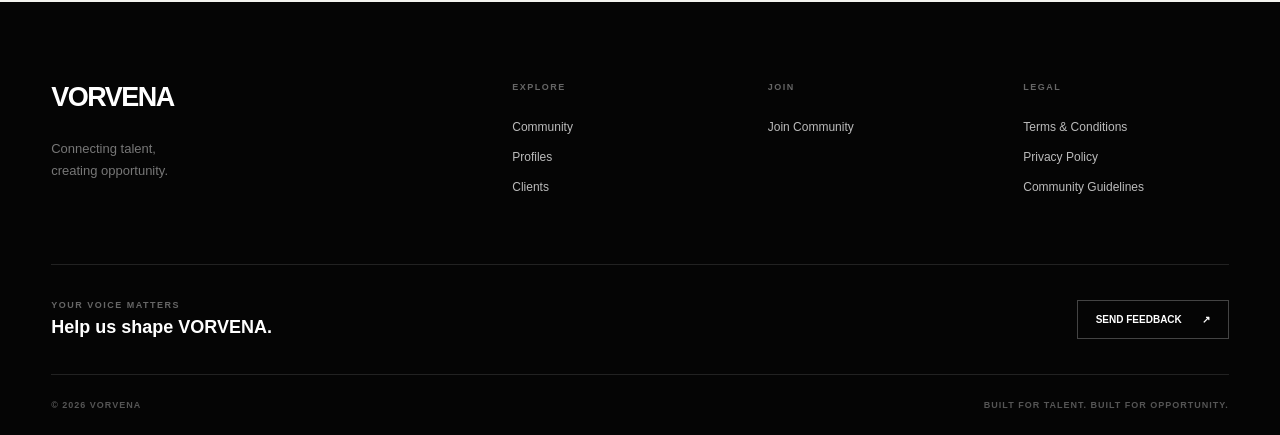
<file: community.html>
<!DOCTYPE html>
<html lang="en">
<head>
    <meta charset="UTF-8">
    <meta name="viewport" content="width=device-width, initial-scale=1.0">

    <meta name="description"
        content="Discover the VORVENA community — a global network of talented professionals, creators and builders.">

    <title>Community | VORVENA</title>

    <link rel="stylesheet" href="community.css">
</head>

<body>

    <!-- ================= NAVBAR ================= -->
    <header class="navbar">

        <div class="nav-wrapper">

            <a href="index.html" class="logo">
                VORVENA
            </a>

            <nav class="nav-links" id="navLinks">

                <a href="index.html" class="nav-link">
                    Home
                </a>

                <a href="community.html" class="nav-link">
                    Community
                </a>

                <a href="profiles.html" class="nav-link">
                    Profiles
                </a>

                <a href="clients.html" class="nav-link">
                    Clients
                </a>

                <a href="join.html" class="nav-link join-link">
                    Join Community
                </a>

                

            </nav>

            <button class="menu-btn" id="menuBtn" aria-label="Open menu">
                <span></span>
                <span></span>
                <span></span>
            </button>

        </div>

    </header>


    <!-- ================= MAIN ================= -->
    <main>

        <!-- PAGE HERO -->
        <section class="community-hero">

            <div class="hero-label">
                <span>01</span>
                THE COMMUNITY
            </div>

            <h1>
                Different skills.
                <br>
                <em>One network.</em>
            </h1>

            <p>
                VORVENA is a growing global community of people
                who create, build, design, develop and solve problems.
            </p>

        </section>


        <!-- ================= COMMUNITY STATEMENT ================= -->
        <section class="statement">

            <div class="statement-number">
                02
            </div>

            <div class="statement-content">

                <p class="small-title">
                    WHAT VORVENA STANDS FOR
                </p>

                <h2>
                    Talent is everywhere.
                    <span>Access shouldn't be limited.</span>
                </h2>

                <p class="statement-text">
                    We are building a space where professionals can
                    showcase what they do, discover other talented
                    people and connect with opportunities beyond
                    their immediate surroundings.
                </p>

            </div>

        </section>


        <!-- ================= COMMUNITY TYPES ================= -->
        <section class="community-types">

            <div class="section-heading">

                <span>03 / WHO IS HERE</span>

                <h2>
                    A community
                    <br>
                    with many <em>dimensions.</em>
                </h2>

            </div>


            <div class="type-grid">

                <article class="type-card">

                    <div class="card-number">
                        01
                    </div>

                    <div class="card-symbol">
                        &lt;/&gt;
                    </div>

                    <h3>
                        Developers
                    </h3>

                    <p>
                        Frontend, backend, full-stack and other
                        technology professionals building digital
                        experiences.
                    </p>

                </article>


                <article class="type-card dark">

                    <div class="card-number">
                        02
                    </div>

                    <div class="card-symbol">
                        ✦
                    </div>

                    <h3>
                        Designers
                    </h3>

                    <p>
                        Graphic designers, UI/UX designers,
                        brand designers and visual thinkers.
                    </p>

                </article>


                <article class="type-card">

                    <div class="card-number">
                        03
                    </div>

                    <div class="card-symbol">
                        ◉
                    </div>

                    <h3>
                        Creators
                    </h3>

                    <p>
                        Photographers, motion designers, writers,
                        content creators and storytellers.
                    </p>

                </article>


                <article class="type-card">

                    <div class="card-number">
                        04
                    </div>

                    <div class="card-symbol">
                        ↗
                    </div>

                    <h3>
                        Growth
                    </h3>

                    <p>
                        Marketers, strategists and professionals
                        helping ideas reach the people who need them.
                    </p>

                </article>

            </div>

        </section>


        <!-- ================= HOW IT WORKS ================= -->
        <section class="process">

            <div class="process-heading">

                <span>04 / THE PROCESS</span>

                <h2>
                    Simple for
                    <em>everyone.</em>
                </h2>

            </div>


            <div class="process-list">

                <div class="process-item">

                    <div class="process-count">
                        01
                    </div>

                    <div>
                        <h3>Join</h3>

                        <p>
                            Create your professional profile and
                            introduce yourself to the community.
                        </p>
                    </div>

                    <span class="process-arrow">↗</span>

                </div>


                <div class="process-item">

                    <div class="process-count">
                        02
                    </div>

                    <div>
                        <h3>Get reviewed</h3>

                        <p>
                            Applications are reviewed by the
                            VORVENA administration team.
                        </p>
                    </div>

                    <span class="process-arrow">↗</span>

                </div>


                <div class="process-item">

                    <div class="process-count">
                        03
                    </div>

                    <div>
                        <h3>Get discovered</h3>

                        <p>
                            Once approved, your professional profile
                            can become visible to potential clients.
                        </p>
                    </div>

                    <span class="process-arrow">↗</span>

                </div>


                <div class="process-item">

                    <div class="process-count">
                        04
                    </div>

                    <div>
                        <h3>Build</h3>

                        <p>
                            Connect, collaborate and turn opportunities
                            into meaningful professional work.
                        </p>
                    </div>

                    <span class="process-arrow">↗</span>

                </div>

            </div>

        </section>


        <!-- ================= GLOBAL ================= -->
        <section class="global-community">

            <div class="global-copy">

                <span>05 / GLOBAL BY DESIGN</span>

                <h2>
                    From
                    <em>anywhere.</em>
                    <br>
                    For everywhere.
                </h2>

                <p>
                    VORVENA isn't restricted to one country.
                    Professionals from Nigeria and other parts of
                    the world can apply to become members.
                </p>

                <a href="join.html">
                    Join the global community →
                </a>

            </div>


            <div class="global-map">

                <div class="map-ring ring-a"></div>
                <div class="map-ring ring-b"></div>
                <div class="map-ring ring-c"></div>

                <div class="map-center">
                    V
                </div>

                <span class="country c1">NG</span>
                <span class="country c2">GH</span>
                <span class="country c3">UK</span>
                <span class="country c4">US</span>
                <span class="country c5">KE</span>
                <span class="country c6">ZA</span>

            </div>

        </section>


        <!-- ================= CTA ================= -->
        <section class="community-cta">

            <span>06 / YOUR TURN</span>

            <h2>
                Bring your
                <em>talent.</em>
            </h2>

            <p>
                The community is waiting to discover what you can do.
            </p>

            <a href="join.html">
                Apply to join VORVENA ↗
            </a>

        </section>

    </main>


    <!-- ================= FOOTER ================= -->
    <footer class="footer">

        <div class="footer-top">

            <div class="footer-brand">

                <a href="index.html" class="footer-logo">
                    VORVENA
                </a>

                <p>
                    Connecting talent,
                    <br>
                    creating opportunity.
                </p>

            </div>


            <div class="footer-column">

                <h4>EXPLORE</h4>

                <a href="community.html">Community</a>
                <a href="profiles.html">Profiles</a>
                <a href="clients.html">Clients</a>

            </div>


            <div class="footer-column">

                <h4>JOIN</h4>

                <a href="join.html">Join Community</a>
               

            </div>


            <div class="footer-column">

                <h4>LEGAL</h4>

                <a href="terms.html">Terms & Conditions</a>
                <a href="privacy.html">Privacy Policy</a>
                <a href="guidelines.html">Community Guidelines</a>

            </div>

        </div>


        <!-- FEEDBACK -->
        <div class="feedback">

            <div class="feedback-text">

                <span>YOUR VOICE MATTERS</span>

                <h3>
                    Help us shape VORVENA.
                </h3>

            </div>

            <a href="feedback.html" class="feedback-btn">
                Send Feedback
                <span>↗</span>
            </a>

        </div>


        <div class="footer-bottom">

            <span>
                © 2026 VORVENA
            </span>

            <span>
                BUILT FOR TALENT. BUILT FOR OPPORTUNITY.
            </span>

        </div>

    </footer>


    <script src="community.js"></script>

</body>
</html>
</file>
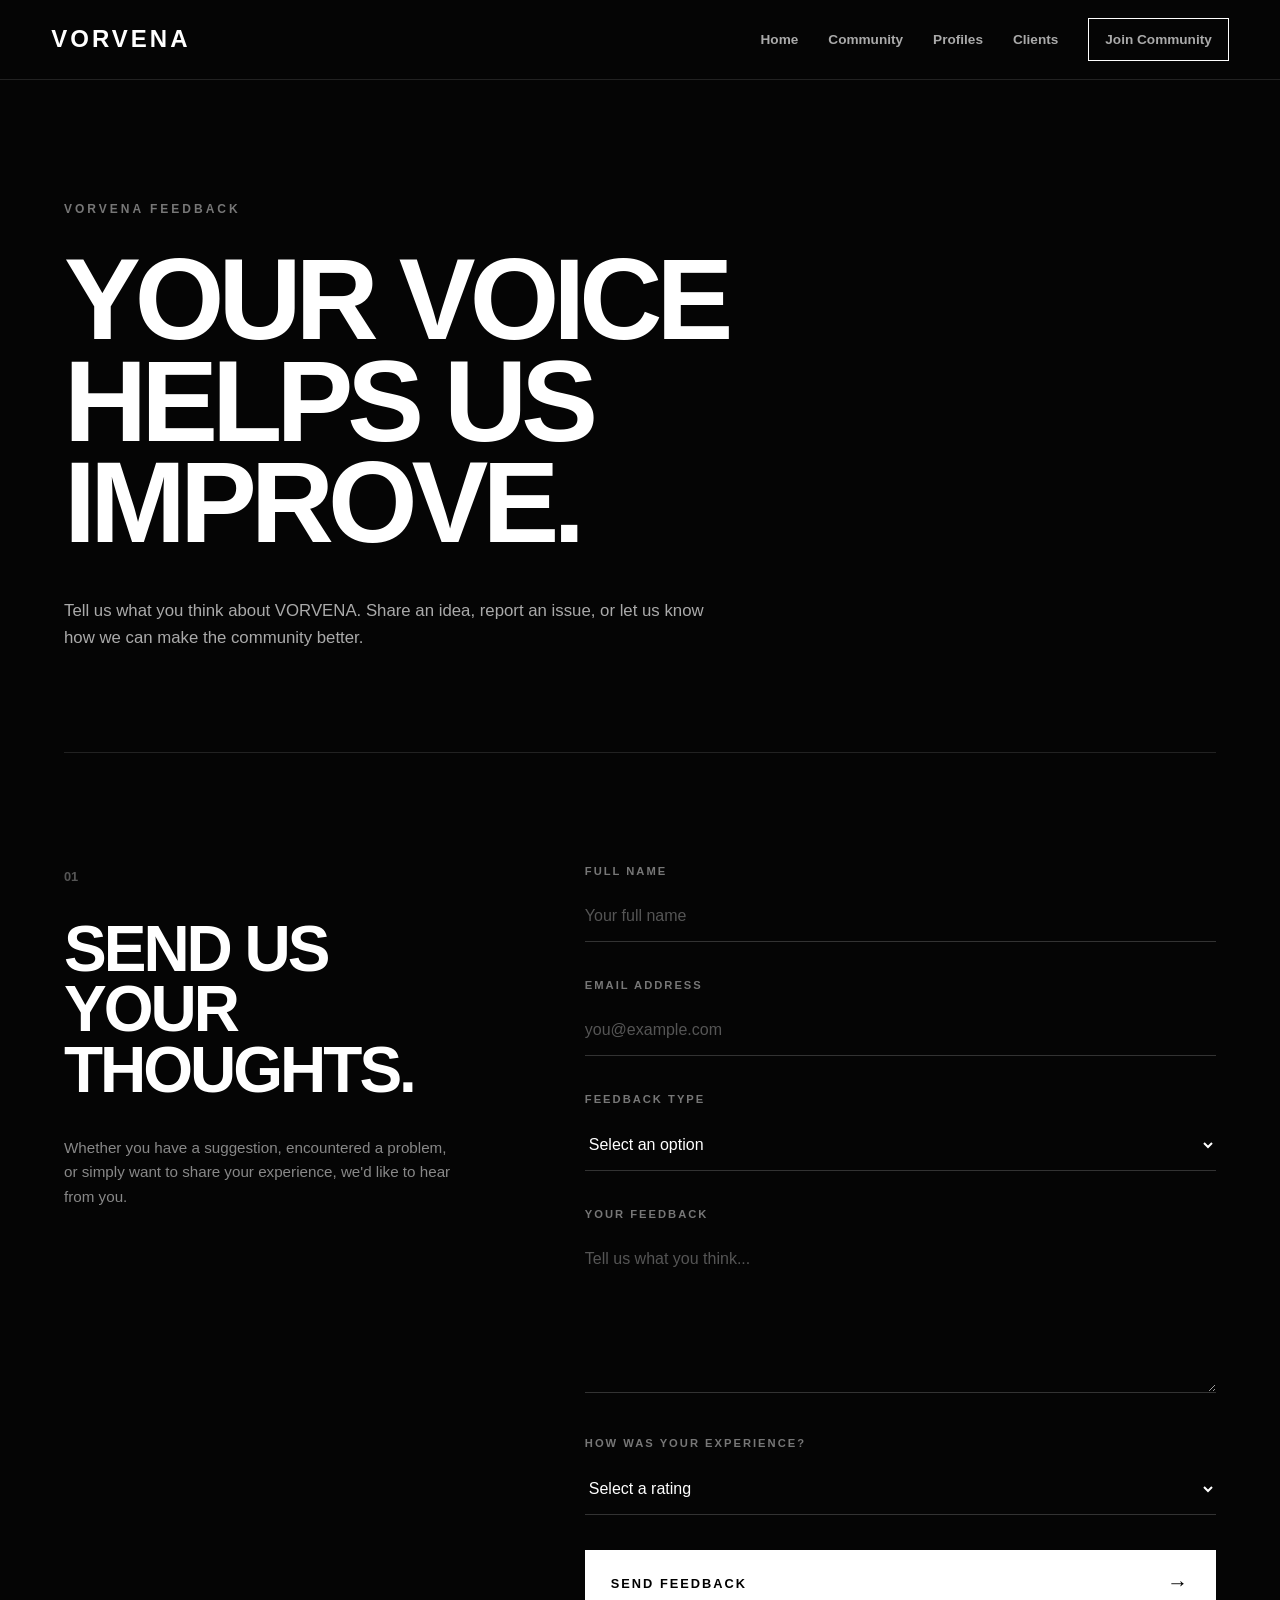
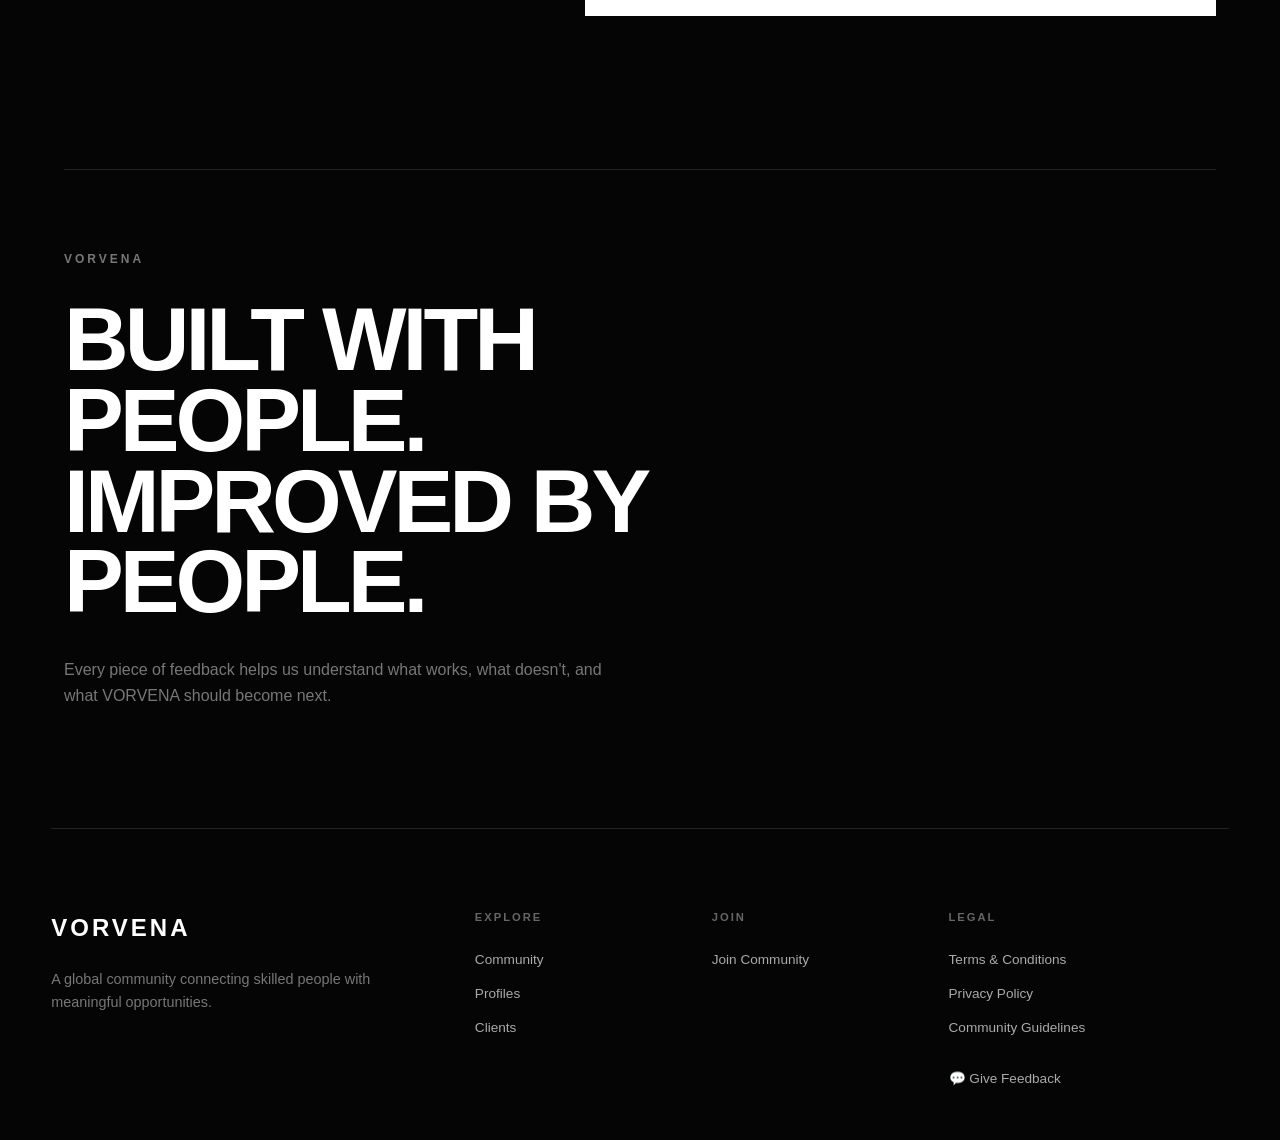
<file: feedback.html>
<!DOCTYPE html>
<html lang="en">

<head>
    <meta charset="UTF-8">
    <meta name="viewport" content="width=device-width, initial-scale=1.0">

    <title>Feedback | VORVENA</title>

    <link rel="stylesheet" href="feedback.css">
</head>

<body>

    <!-- ================= HEADER ================= -->

    <header class="header">

        <div class="nav-wrapper">

            <a href="index.html" class="logo">
                VORVENA
            </a>

            <nav class="nav" id="navLinks">

                <a href="index.html" class="nav-link">
                    Home
                </a>

                <a href="community.html" class="nav-link">
                    Community
                </a>

                <a href="profiles.html" class="nav-link">
                    Profiles
                </a>

                <a href="clients.html" class="nav-link">
                    Clients
                </a>

                <a href="join.html" class="nav-link join-link">
                    Join Community
                </a>

            </nav>

            <button
                class="menu-btn"
                id="menuBtn"
                type="button"
                aria-label="Open menu"
                aria-expanded="false">

                <span></span>
                <span></span>
                <span></span>

            </button>

        </div>

    </header>


    <!-- ================= MAIN ================= -->

    <main>

        <!-- HERO -->

        <section class="feedback-hero">

            <div class="hero-label">
                VORVENA FEEDBACK
            </div>

            <h1>
                YOUR VOICE<br>
                HELPS US<br>
                IMPROVE.
            </h1>

            <p>
                Tell us what you think about VORVENA.
                Share an idea, report an issue, or let us know
                how we can make the community better.
            </p>

        </section>


        <!-- FORM SECTION -->

        <section class="feedback-section">

            <div class="feedback-intro">

                <span>01</span>

                <h2>
                    SEND US<br>
                    YOUR THOUGHTS.
                </h2>

                <p>
                    Whether you have a suggestion, encountered
                    a problem, or simply want to share your
                    experience, we'd like to hear from you.
                </p>

            </div>


            <div class="feedback-form-wrapper">

                <form id="feedbackForm">

                    <!-- NAME -->

                    <div class="form-group">

                        <label for="name">
                            FULL NAME
                        </label>

                        <input
                            type="text"
                            id="name"
                            name="name"
                            placeholder="Your full name"
                            required>

                    </div>


                    <!-- EMAIL -->

                    <div class="form-group">

                        <label for="email">
                            EMAIL ADDRESS
                        </label>

                        <input
                            type="email"
                            id="email"
                            name="email"
                            placeholder="you@example.com"
                            required>

                    </div>


                    <!-- TYPE -->

                    <div class="form-group">

                        <label for="feedbackType">
                            FEEDBACK TYPE
                        </label>

                        <select
                            id="feedbackType"
                            name="feedbackType"
                            required>

                            <option value="">
                                Select an option
                            </option>

                            <option value="suggestion">
                                Suggestion
                            </option>

                            <option value="experience">
                                Community Experience
                            </option>

                            <option value="issue">
                                Report an Issue
                            </option>

                            <option value="complaint">
                                Complaint
                            </option>

                            <option value="general">
                                General Feedback
                            </option>

                        </select>

                    </div>


                    <!-- MESSAGE -->

                    <div class="form-group">

                        <label for="message">
                            YOUR FEEDBACK
                        </label>

                        <textarea
                            id="message"
                            name="message"
                            rows="7"
                            placeholder="Tell us what you think..."
                            required></textarea>

                    </div>


                    <!-- OPTIONAL -->

                    <div class="form-group">

                        <label for="experience">
                            HOW WAS YOUR EXPERIENCE?
                        </label>

                        <select
                            id="experience"
                            name="experience">

                            <option value="">
                                Select a rating
                            </option>

                            <option value="excellent">
                                Excellent
                            </option>

                            <option value="good">
                                Good
                            </option>

                            <option value="okay">
                                Okay
                            </option>

                            <option value="poor">
                                Poor
                            </option>

                            <option value="very-poor">
                                Very Poor
                            </option>

                        </select>

                    </div>


                    <!-- SUBMIT -->

                    <button
                        type="submit"
                        class="submit-btn">

                        SEND FEEDBACK
                        <span>→</span>

                    </button>


                    <div
                        id="formMessage"
                        class="form-message">
                    </div>

                </form>

            </div>

        </section>


        <!-- BOTTOM MESSAGE -->

        <section class="feedback-final">

            <span>VORVENA</span>

            <h2>
                BUILT WITH<br>
                PEOPLE.<br>
                IMPROVED BY<br>
                PEOPLE.
            </h2>

            <p>
                Every piece of feedback helps us understand
                what works, what doesn't, and what VORVENA
                should become next.
            </p>

        </section>

    </main>


    <!-- ================= FOOTER ================= -->

    <footer class="footer">

        <div class="footer-brand">

            <h2>VORVENA</h2>

            <p>
                A global community connecting skilled people
                with meaningful opportunities.
            </p>

        </div>


        <div class="footer-column">

            <h3>EXPLORE</h3>

            <a href="community.html">
                Community
            </a>

            <a href="profiles.html">
                Profiles
            </a>

            <a href="clients.html">
                Clients
            </a>

        </div>


        <div class="footer-column">

            <h3>JOIN</h3>

            <a href="join.html">
                Join Community
            </a>

          

        </div>


        <div class="footer-column">

            <h3>LEGAL</h3>

            <a href="terms.html">
                Terms & Conditions
            </a>

            <a href="privacy.html">
                Privacy Policy
            </a>

            <a href="guidelines.html">
                Community Guidelines
            </a>

            <a href="feedback.html" class="feedback-link">
                💬 Give Feedback
            </a>

        </div>

    </footer>


    <script src="feedback.js"></script>

</body>

</html>
</file>
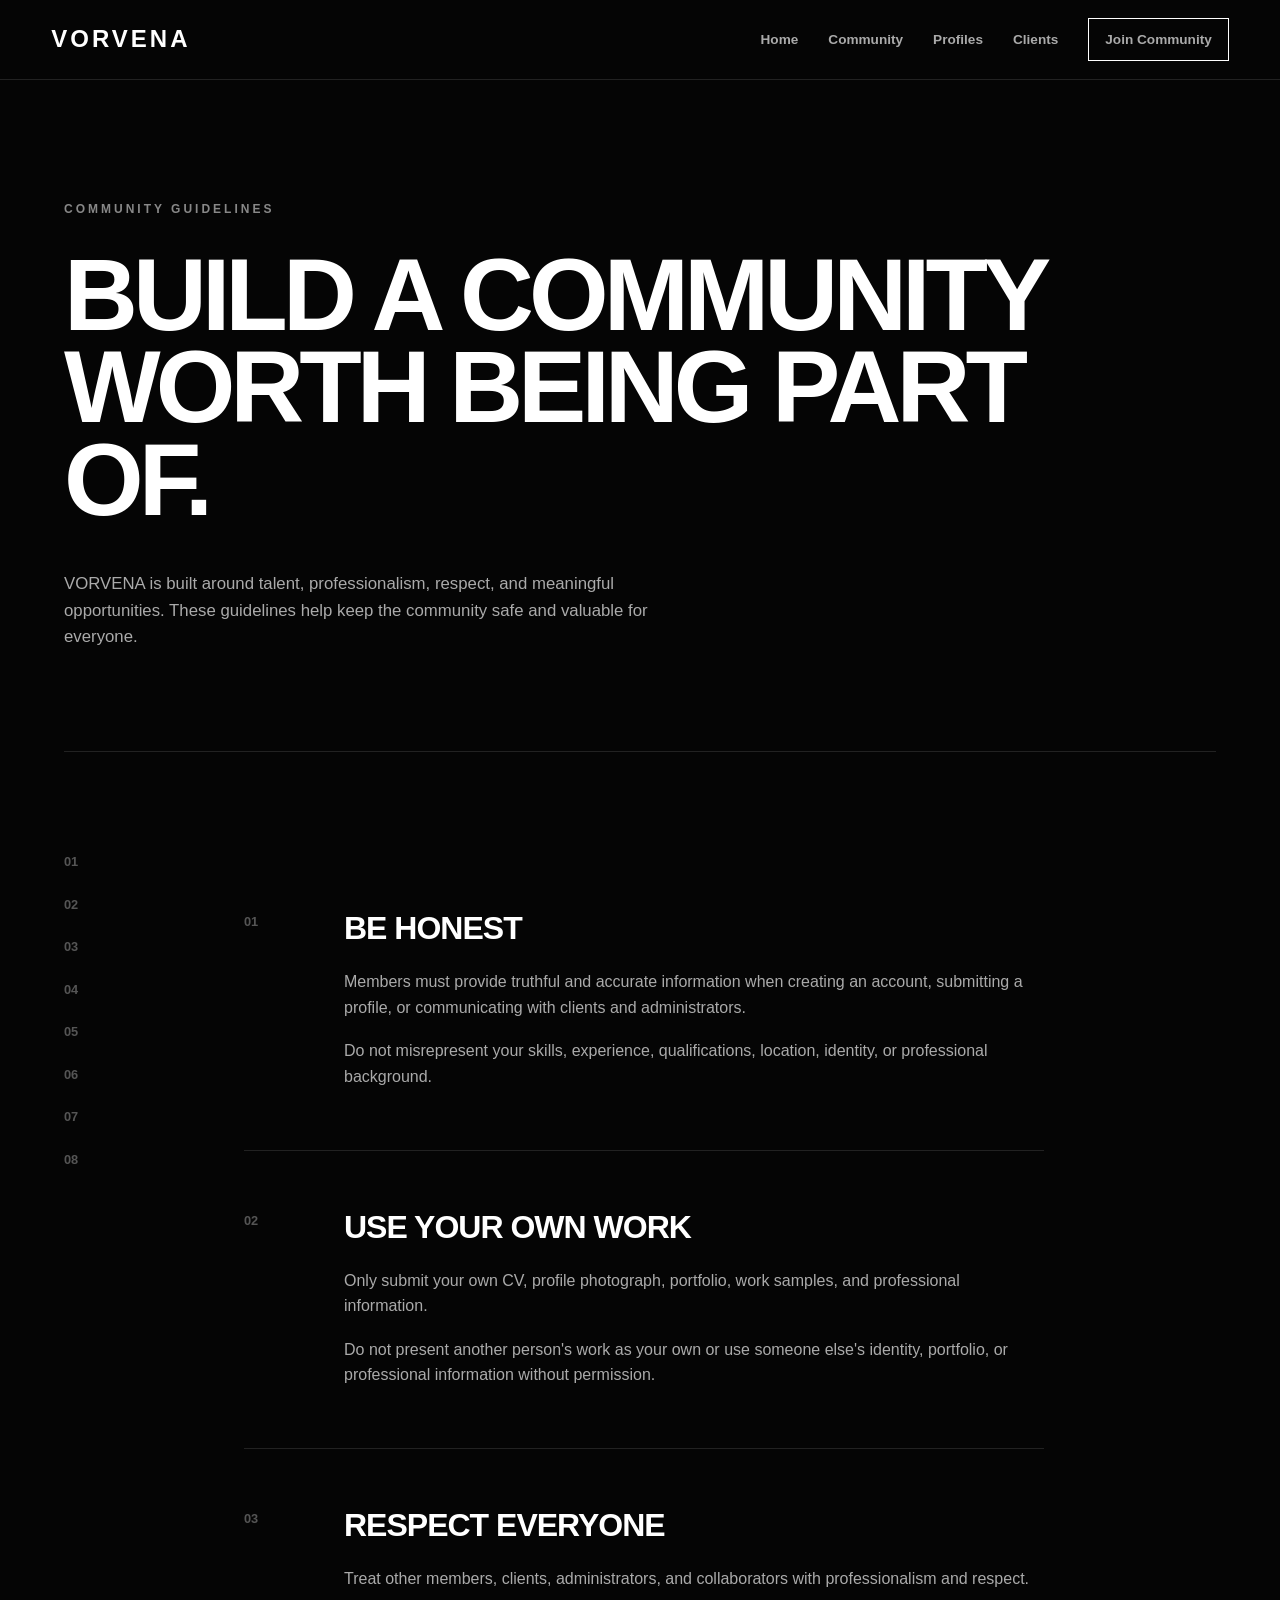
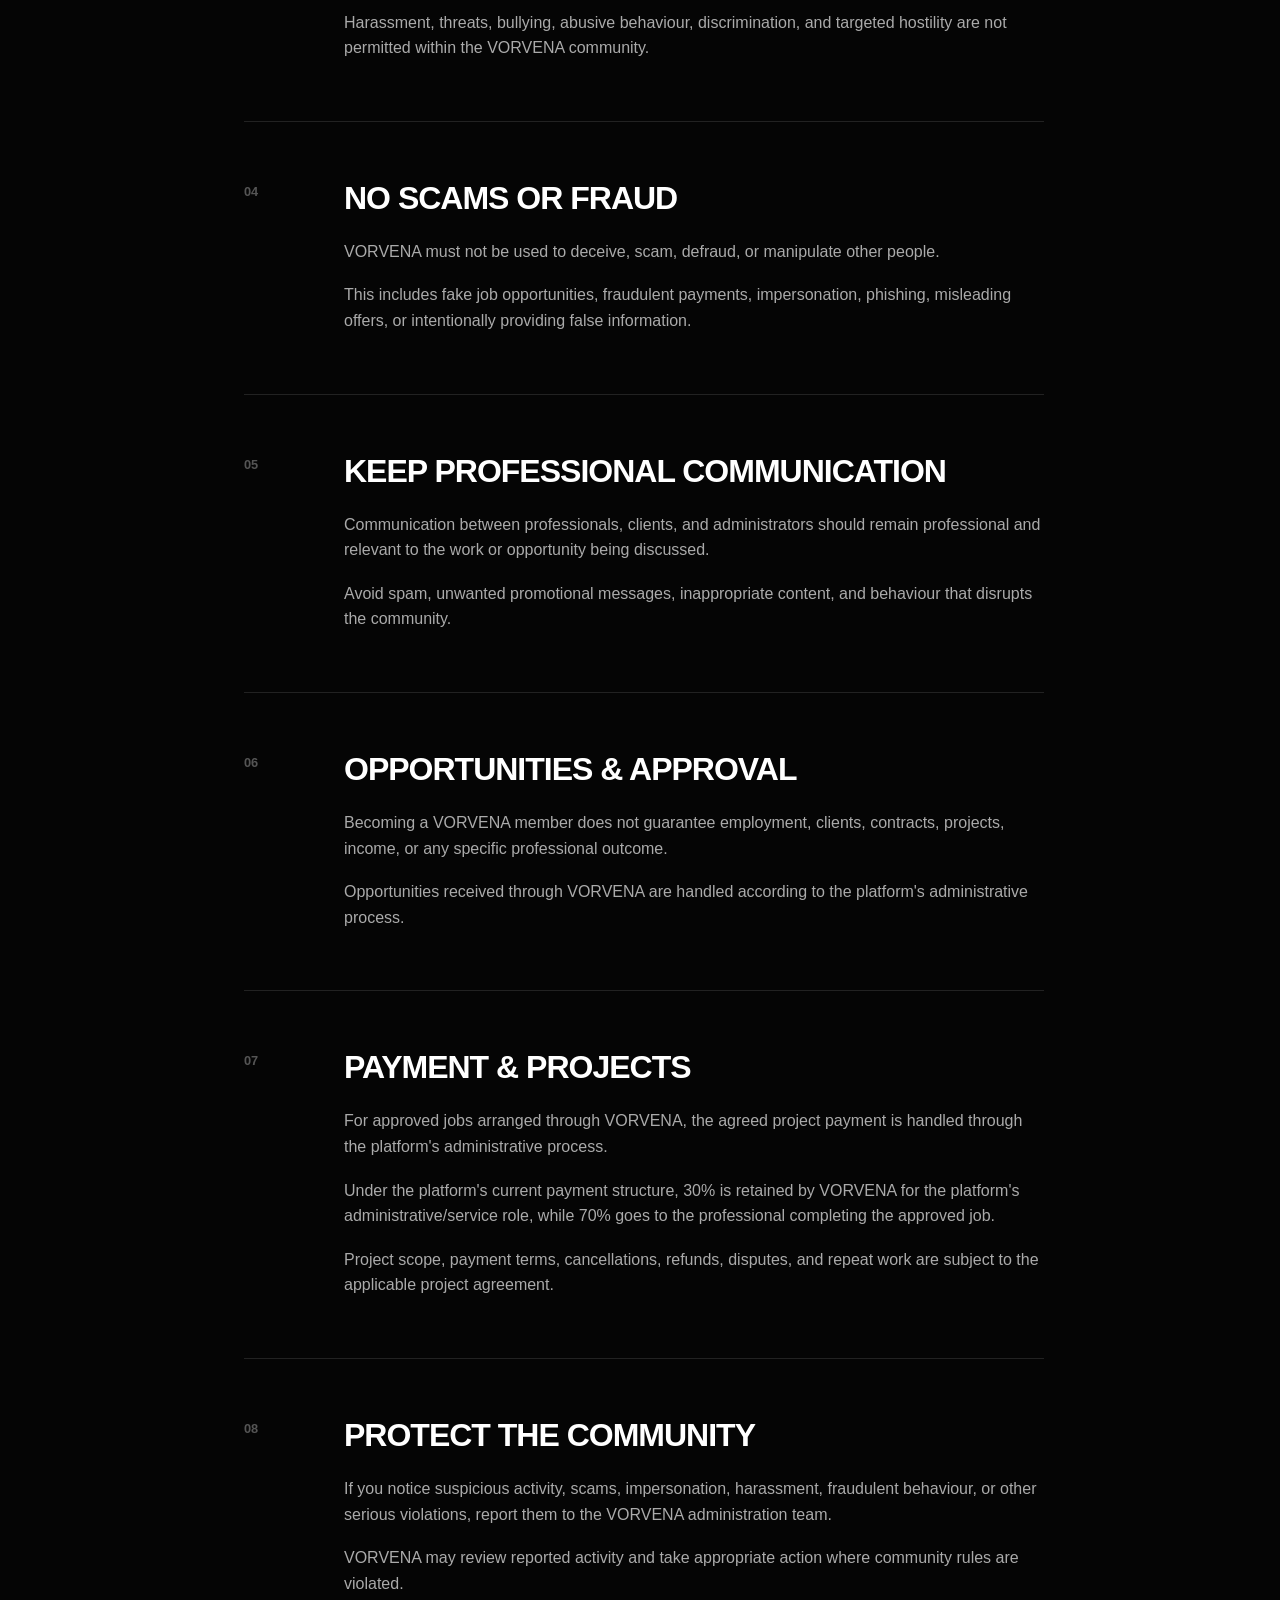
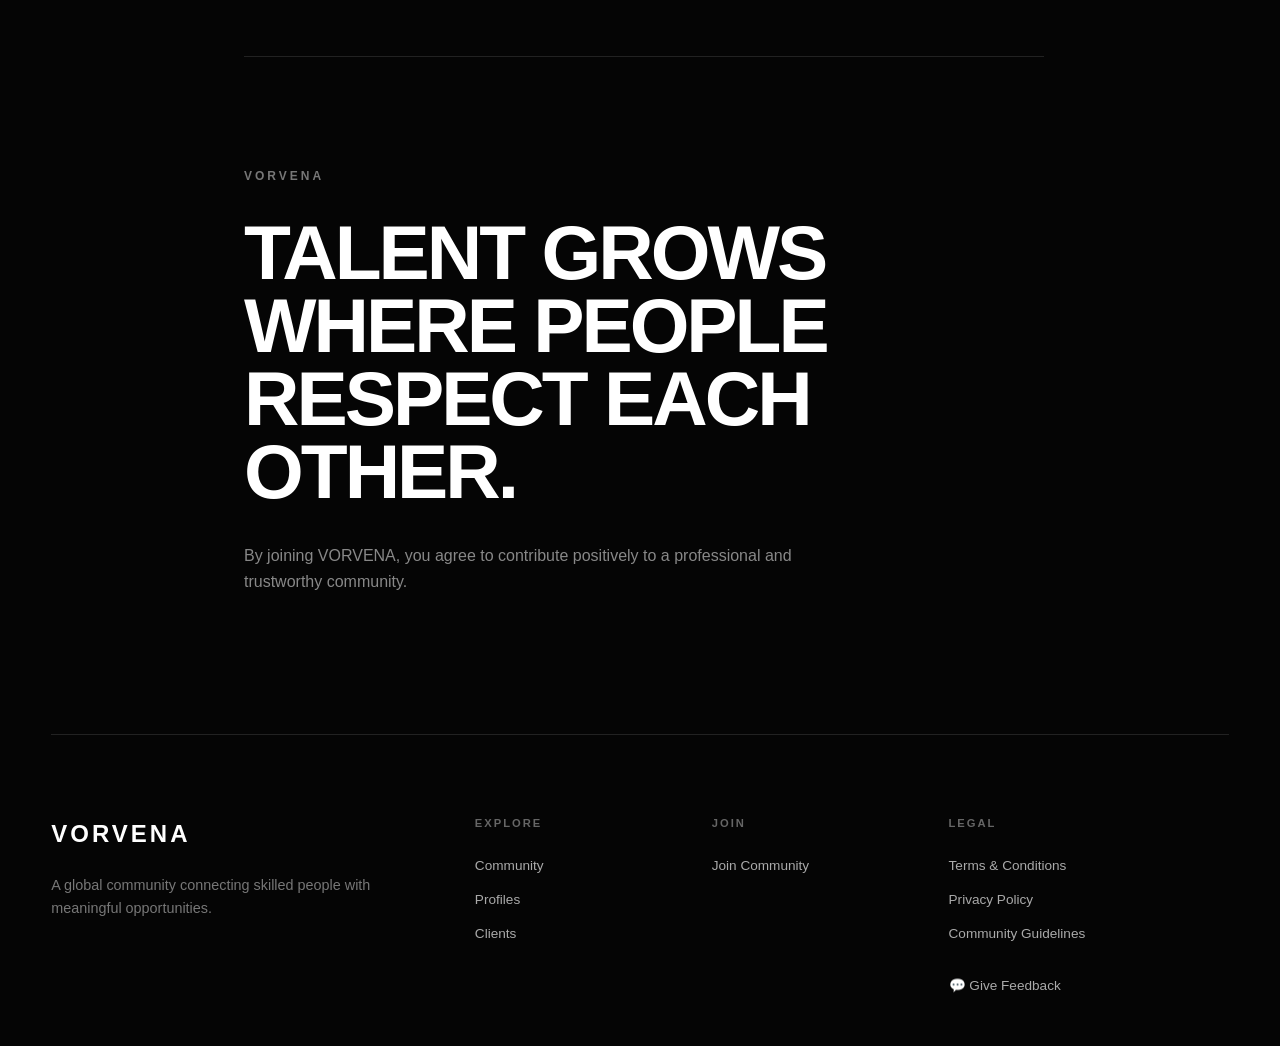
<file: guidelines.html>
<!DOCTYPE html>
<html lang="en">

<head>
    <meta charset="UTF-8">
    <meta name="viewport" content="width=device-width, initial-scale=1.0">

    <title>Community Guidelines | VORVENA</title>

    <link rel="stylesheet" href="guidelines.css">
</head>

<body>

    <!-- ================= HEADER ================= -->

    <header class="header">
        <div class="nav-wrapper">

            <a href="index.html" class="logo">VORVENA</a>

            <nav class="nav" id="navLinks">

                <a href="index.html" class="nav-link">Home</a>

                <a href="community.html" class="nav-link">Community</a>

                <a href="profiles.html" class="nav-link">Profiles</a>

                <a href="clients.html" class="nav-link">Clients</a>

                <a href="join.html" class="nav-link join-link">
                    Join Community
                </a>


            </nav>

            <button
                class="menu-btn"
                id="menuBtn"
                type="button"
                aria-label="Open menu"
                aria-expanded="false">

                <span></span>
                <span></span>
                <span></span>

            </button>

        </div>
    </header>


    <!-- ================= HERO ================= -->

    <main>

        <section class="guidelines-hero">

            <div class="hero-label">
                COMMUNITY GUIDELINES
            </div>

            <h1>
                BUILD A COMMUNITY<br>
                WORTH BEING PART OF.
            </h1>

            <p>
                VORVENA is built around talent, professionalism,
                respect, and meaningful opportunities. These guidelines
                help keep the community safe and valuable for everyone.
            </p>

        </section>


        <!-- ================= CONTENT ================= -->

        <section class="guidelines-content">

            <aside class="guidelines-sidebar">

                <span>01</span>
                <span>02</span>
                <span>03</span>
                <span>04</span>
                <span>05</span>
                <span>06</span>
                <span>07</span>
                <span>08</span>

            </aside>


            <div class="guidelines-article">

                <!-- 01 -->

                <article class="guideline-section">

                    <div class="section-number">
                        01
                    </div>

                    <div>
                        <h2>BE HONEST</h2>

                        <p>
                            Members must provide truthful and accurate
                            information when creating an account,
                            submitting a profile, or communicating
                            with clients and administrators.
                        </p>

                        <p>
                            Do not misrepresent your skills, experience,
                            qualifications, location, identity, or
                            professional background.
                        </p>
                    </div>

                </article>


                <!-- 02 -->

                <article class="guideline-section">

                    <div class="section-number">
                        02
                    </div>

                    <div>
                        <h2>USE YOUR OWN WORK</h2>

                        <p>
                            Only submit your own CV, profile photograph,
                            portfolio, work samples, and professional
                            information.
                        </p>

                        <p>
                            Do not present another person's work as your
                            own or use someone else's identity, portfolio,
                            or professional information without permission.
                        </p>
                    </div>

                </article>


                <!-- 03 -->

                <article class="guideline-section">

                    <div class="section-number">
                        03
                    </div>

                    <div>
                        <h2>RESPECT EVERYONE</h2>

                        <p>
                            Treat other members, clients, administrators,
                            and collaborators with professionalism and
                            respect.
                        </p>

                        <p>
                            Harassment, threats, bullying, abusive
                            behaviour, discrimination, and targeted
                            hostility are not permitted within the
                            VORVENA community.
                        </p>
                    </div>

                </article>


                <!-- 04 -->

                <article class="guideline-section">

                    <div class="section-number">
                        04
                    </div>

                    <div>
                        <h2>NO SCAMS OR FRAUD</h2>

                        <p>
                            VORVENA must not be used to deceive, scam,
                            defraud, or manipulate other people.
                        </p>

                        <p>
                            This includes fake job opportunities,
                            fraudulent payments, impersonation, phishing,
                            misleading offers, or intentionally providing
                            false information.
                        </p>
                    </div>

                </article>


                <!-- 05 -->

                <article class="guideline-section">

                    <div class="section-number">
                        05
                    </div>

                    <div>
                        <h2>KEEP PROFESSIONAL COMMUNICATION</h2>

                        <p>
                            Communication between professionals,
                            clients, and administrators should remain
                            professional and relevant to the work or
                            opportunity being discussed.
                        </p>

                        <p>
                            Avoid spam, unwanted promotional messages,
                            inappropriate content, and behaviour that
                            disrupts the community.
                        </p>
                    </div>

                </article>


                <!-- 06 -->

                <article class="guideline-section">

                    <div class="section-number">
                        06
                    </div>

                    <div>
                        <h2>OPPORTUNITIES & APPROVAL</h2>

                        <p>
                            Becoming a VORVENA member does not guarantee
                            employment, clients, contracts, projects,
                            income, or any specific professional outcome.
                        </p>

                        <p>
                            Opportunities received through VORVENA are
                            handled according to the platform's
                            administrative process.
                        </p>
                    </div>

                </article>


                <!-- 07 -->

                <article class="guideline-section">

                    <div class="section-number">
                        07
                    </div>

                    <div>
                        <h2>PAYMENT & PROJECTS</h2>

                        <p>
                            For approved jobs arranged through VORVENA,
                            the agreed project payment is handled through
                            the platform's administrative process.
                        </p>

                        <p>
                            Under the platform's current payment structure,
                            30% is retained by VORVENA for the platform's
                            administrative/service role, while 70% goes
                            to the professional completing the approved job.
                        </p>

                        <p>
                            Project scope, payment terms, cancellations,
                            refunds, disputes, and repeat work are subject
                            to the applicable project agreement.
                        </p>
                    </div>

                </article>


                <!-- 08 -->

                <article class="guideline-section">

                    <div class="section-number">
                        08
                    </div>

                    <div>
                        <h2>PROTECT THE COMMUNITY</h2>

                        <p>
                            If you notice suspicious activity, scams,
                            impersonation, harassment, fraudulent behaviour,
                            or other serious violations, report them to
                            the VORVENA administration team.
                        </p>

                        <p>
                            VORVENA may review reported activity and take
                            appropriate action where community rules are
                            violated.
                        </p>
                    </div>

                </article>


                <!-- FINAL -->

                <section class="guidelines-final">

                    <span>VORVENA</span>

                    <h2>
                        TALENT GROWS<br>
                        WHERE PEOPLE<br>
                        RESPECT EACH OTHER.
                    </h2>

                    <p>
                        By joining VORVENA, you agree to contribute
                        positively to a professional and trustworthy
                        community.
                    </p>

                </section>

            </div>

        </section>

    </main>


    <!-- ================= FOOTER ================= -->

    <footer class="footer">

        <div class="footer-brand">

            <h2>VORVENA</h2>

            <p>
                A global community connecting skilled people
                with meaningful opportunities.
            </p>

        </div>


        <div class="footer-column">

            <h3>EXPLORE</h3>

            <a href="community.html">Community</a>
            <a href="profiles.html">Profiles</a>
            <a href="clients.html">Clients</a>

        </div>


        <div class="footer-column">

            <h3>JOIN</h3>

            <a href="join.html">Join Community</a>
        

        </div>


        <div class="footer-column">

            <h3>LEGAL</h3>

            <a href="terms.html">Terms & Conditions</a>
            <a href="privacy.html">Privacy Policy</a>
            <a href="guidelines.html">Community Guidelines</a>

            <a href="feedback.html" class="feedback-link">
                💬 Give Feedback
            </a>

        </div>

    </footer>


    <script src="guidelines.js"></script>

</body>

</html>
</file>
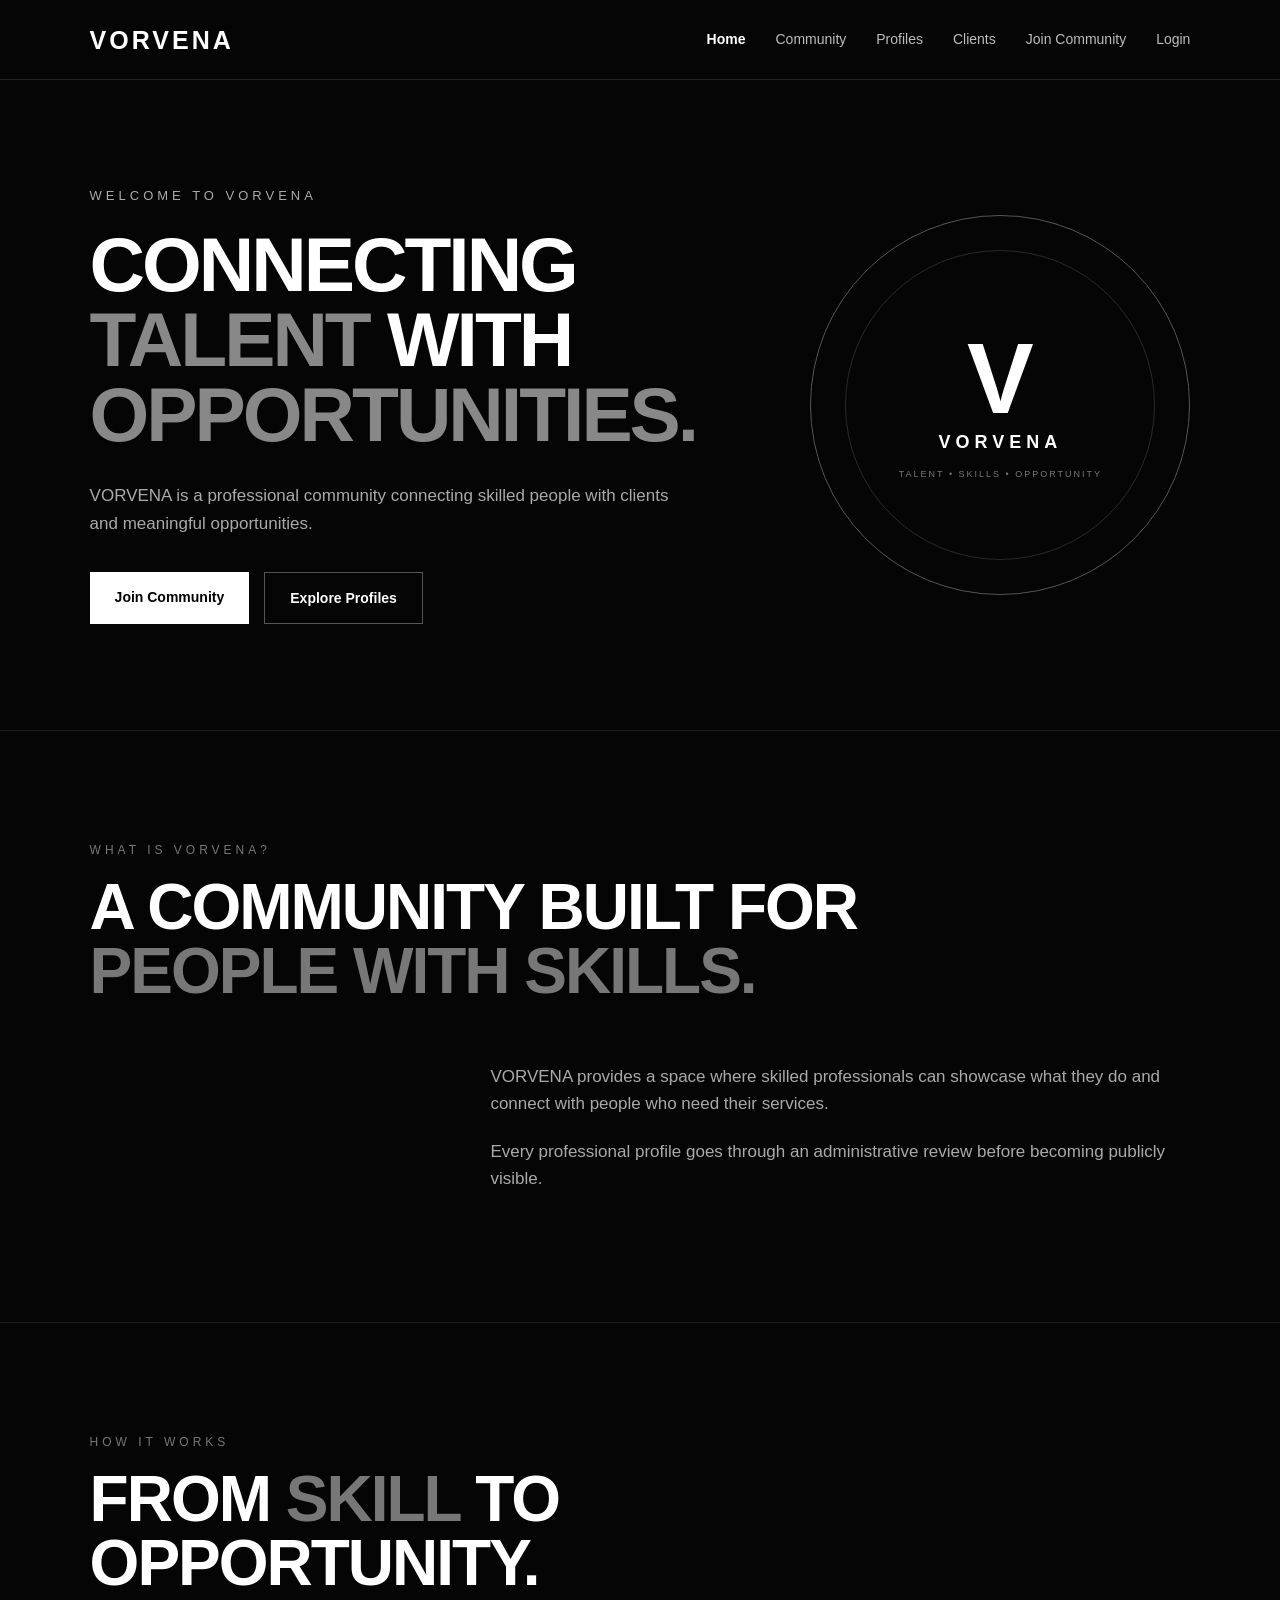
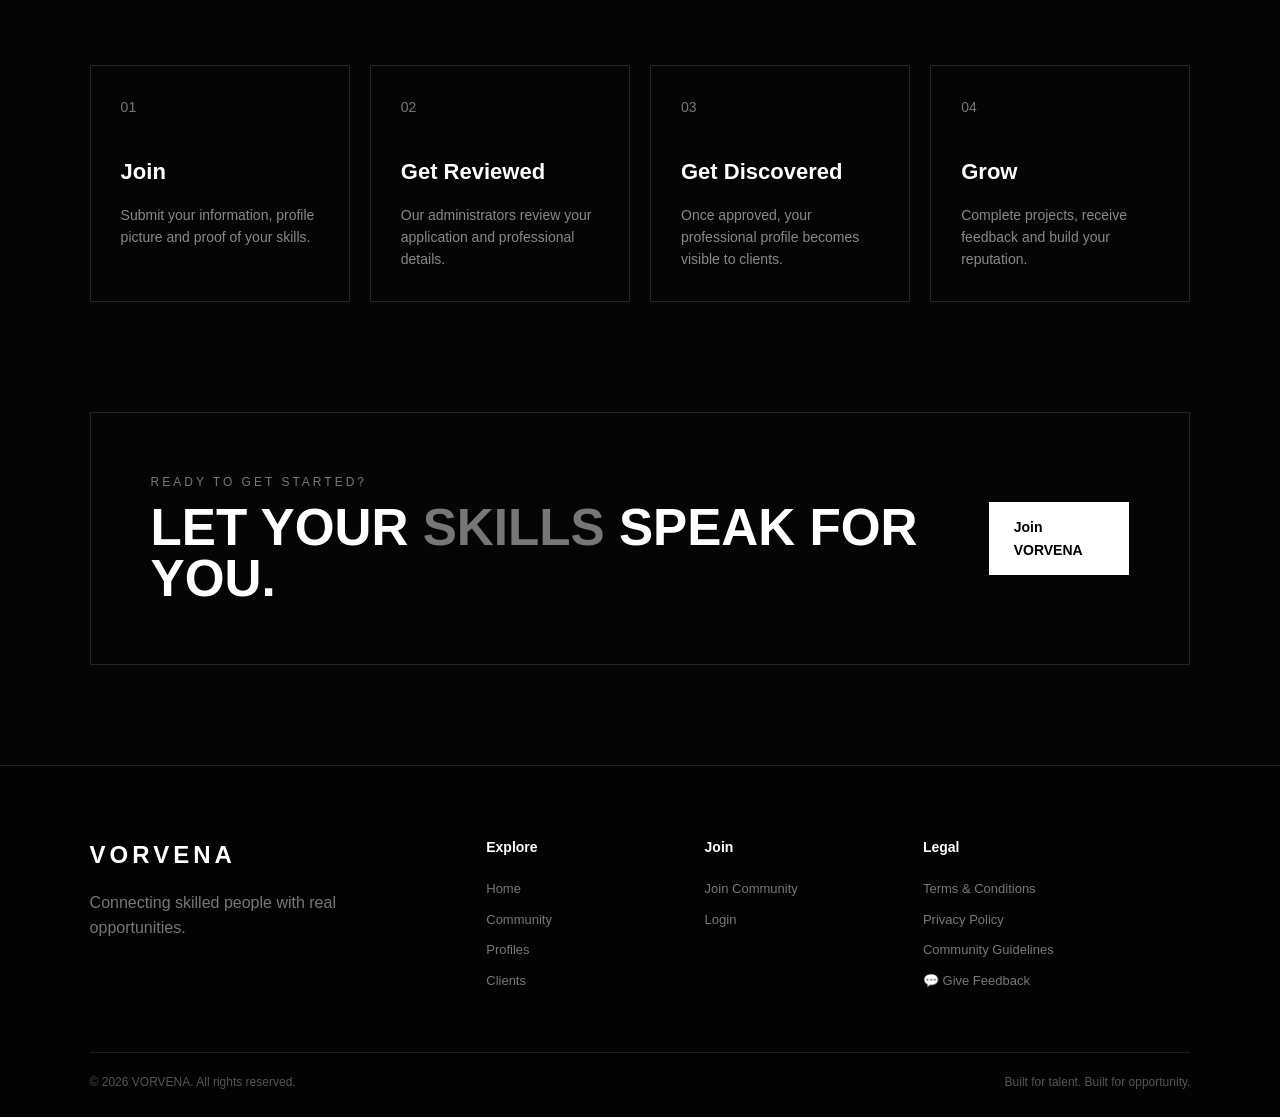
<file: home.html>
<!DOCTYPE html>
<html lang="en">
<head>
    <meta charset="UTF-8">
    <meta name="viewport" content="width=device-width, initial-scale=1.0">
    <title>VORVENA | Connecting Talent With Opportunities</title>
    <link rel="stylesheet" href="home.css">
</head>

<body>

    <!-- HEADER -->
    <header class="header">

        <a href="home.html" class="logo">VORVENA</a>

        <nav class="nav" id="desktopNav">
            <a href="home.html" class="active">Home</a>
            <a href="community.html">Community</a>
            <a href="profiles.html">Profiles</a>
            <a href="clients.html">Clients</a>
            <a href="join.html">Join Community</a>
            <a href="login.html">Login</a>
        </nav>

        <button class="menu-btn" id="menuBtn" aria-label="Open navigation">
            ☰
        </button>

    </header>


    <!-- MOBILE NAVIGATION -->
    <div class="mobile-nav" id="mobileNav">

        <a href="home.html" class="active">Home</a>
        <a href="community.html">Community</a>
        <a href="profiles.html">Profiles</a>
        <a href="clients.html">Clients</a>
        <a href="join.html">Join Community</a>
        <a href="login.html">Login</a>

    </div>


    <!-- HERO -->
    <main>

        <section class="hero">

            <div class="hero-content">

                <p class="welcome">WELCOME TO VORVENA</p>

                <h1>
                    CONNECTING
                    <span>TALENT</span>
                    WITH
                    <span>OPPORTUNITIES.</span>
                </h1>

                <p class="hero-description">
                    VORVENA is a professional community connecting
                    skilled people with clients and meaningful
                    opportunities.
                </p>

                <div class="hero-buttons">

                    <a href="join.html" class="btn primary-btn">
                        Join Community
                    </a>

                    <a href="profiles.html" class="btn secondary-btn">
                        Explore Profiles
                    </a>

                </div>

            </div>


            <!-- HERO VISUAL -->
            <div class="hero-visual">

                <div class="visual-circle">

                    <div class="circle-inner">

                        <h2>V</h2>

                        <p>VORVENA</p>

                        <span>
                            TALENT • SKILLS • OPPORTUNITY
                        </span>

                    </div>

                </div>

            </div>

        </section>


        <!-- INTRODUCTION -->
        <section class="intro-section">

            <div class="section-title">

                <p>WHAT IS VORVENA?</p>

                <h2>
                    A COMMUNITY BUILT FOR
                    <span>PEOPLE WITH SKILLS.</span>
                </h2>

            </div>

            <div class="intro-text">

                <p>
                    VORVENA provides a space where skilled
                    professionals can showcase what they do
                    and connect with people who need their
                    services.
                </p>

                <p>
                    Every professional profile goes through
                    an administrative review before becoming
                    publicly visible.
                </p>

            </div>

        </section>


        <!-- HOW IT WORKS -->
        <section class="how-section">

            <div class="section-title">

                <p>HOW IT WORKS</p>

                <h2>
                    FROM <span>SKILL</span> TO OPPORTUNITY.
                </h2>

            </div>


            <div class="steps">

                <div class="step">

                    <div class="step-number">01</div>

                    <h3>Join</h3>

                    <p>
                        Submit your information, profile
                        picture and proof of your skills.
                    </p>

                </div>


                <div class="step">

                    <div class="step-number">02</div>

                    <h3>Get Reviewed</h3>

                    <p>
                        Our administrators review your
                        application and professional details.
                    </p>

                </div>


                <div class="step">

                    <div class="step-number">03</div>

                    <h3>Get Discovered</h3>

                    <p>
                        Once approved, your professional
                        profile becomes visible to clients.
                    </p>

                </div>


                <div class="step">

                    <div class="step-number">04</div>

                    <h3>Grow</h3>

                    <p>
                        Complete projects, receive feedback
                        and build your reputation.
                    </p>

                </div>

            </div>

        </section>


        <!-- CTA -->
        <section class="cta-section">

            <div>

                <p>READY TO GET STARTED?</p>

                <h2>
                    LET YOUR <span>SKILLS</span>
                    SPEAK FOR YOU.
                </h2>

            </div>

            <a href="join.html" class="btn primary-btn">
                Join VORVENA
            </a>

        </section>

    </main>


    <!-- FOOTER -->
    <footer class="footer">

        <div class="footer-container">

            <div class="footer-brand">

                <h2>VORVENA</h2>

                <p>
                    Connecting skilled people with
                    real opportunities.
                </p>

            </div>


            <div class="footer-column">

                <h3>Explore</h3>

                <a href="home.html">Home</a>
                <a href="community.html">Community</a>
                <a href="profiles.html">Profiles</a>
                <a href="clients.html">Clients</a>

            </div>


            <div class="footer-column">

                <h3>Join</h3>

                <a href="join.html">Join Community</a>
                <a href="login.html">Login</a>

            </div>


            <div class="footer-column">

                <h3>Legal</h3>

                <a href="terms.html">
                    Terms & Conditions
                </a>

                <a href="privacy.html">
                    Privacy Policy
                </a>

                <a href="guidelines.html">
                    Community Guidelines
                </a>

                <a href="#" id="feedbackBtn">
                    💬 Give Feedback
                </a>

            </div>

        </div>


        <div class="footer-bottom">

            <p>
                © 2026 VORVENA. All rights reserved.
            </p>

            <p>
                Built for talent. Built for opportunity.
            </p>

        </div>

    </footer>


    <script src="home.js"></script>

</body>
</html>
</file>
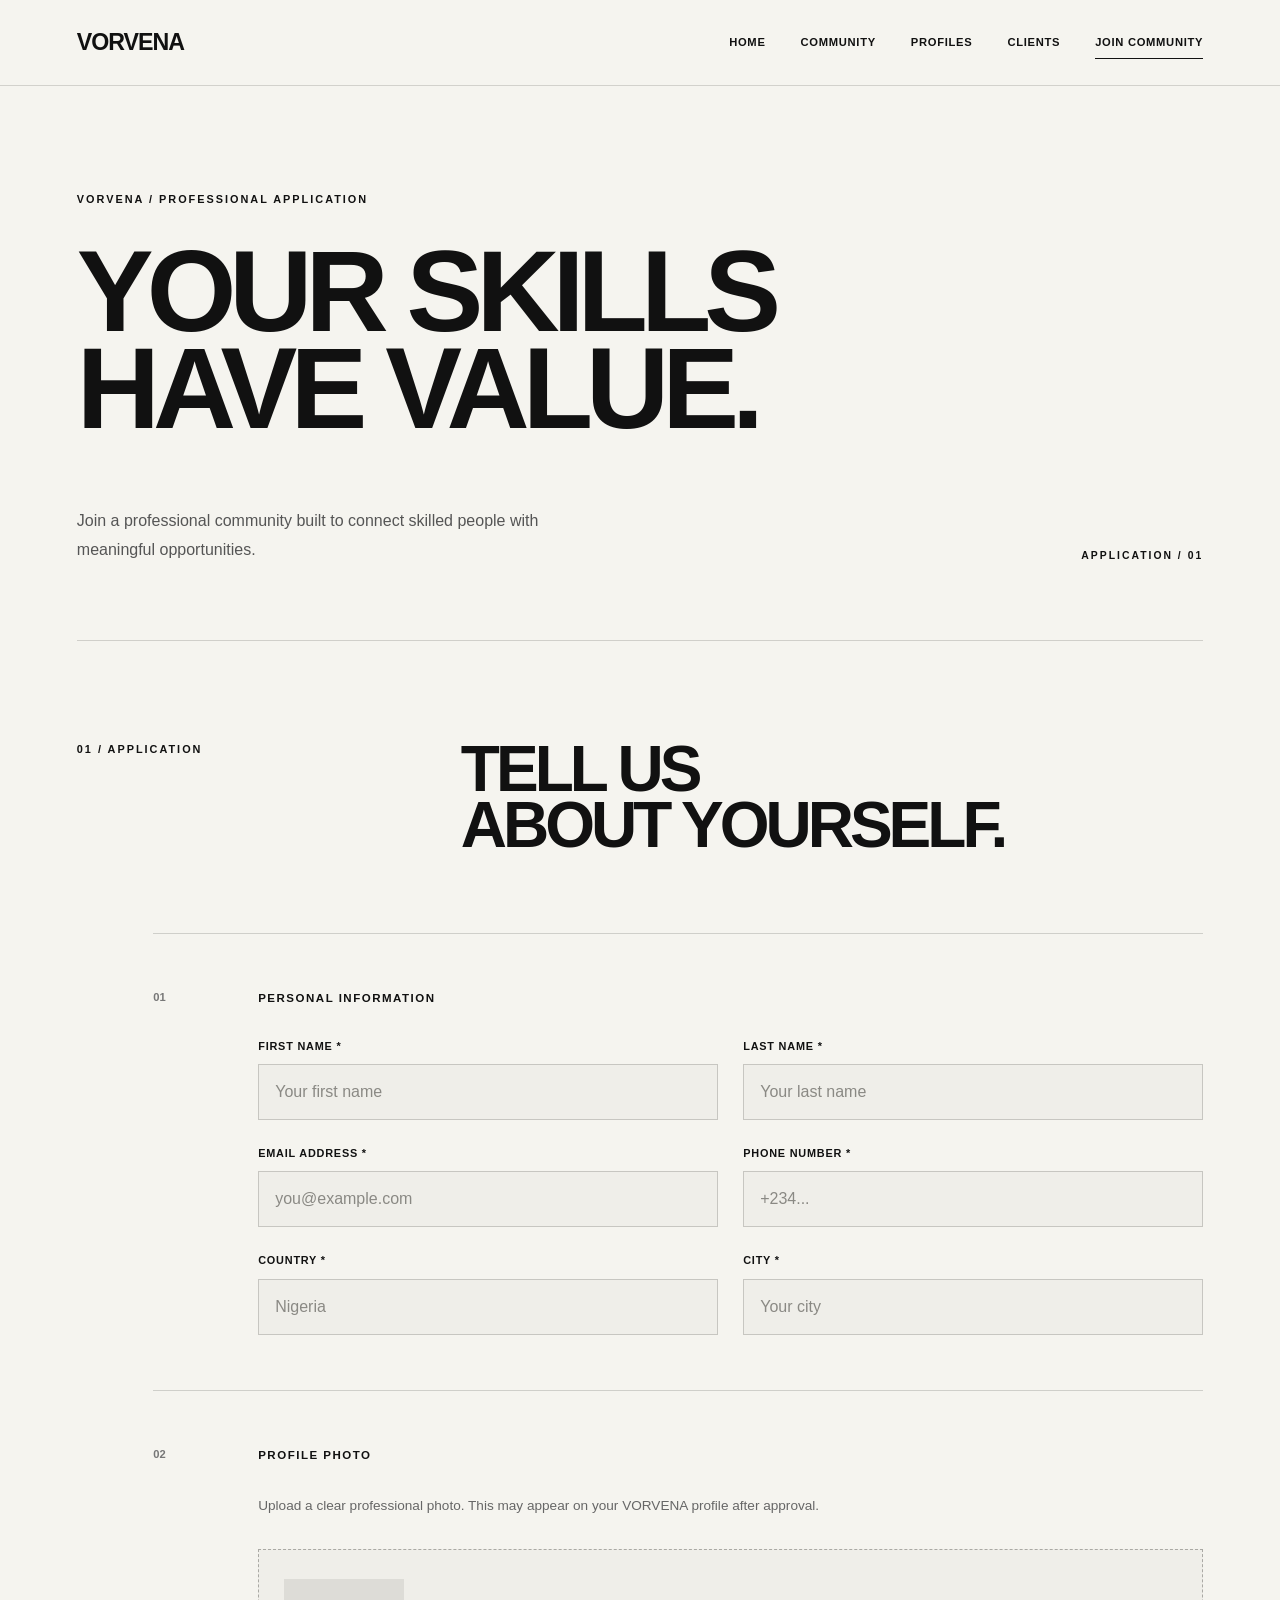
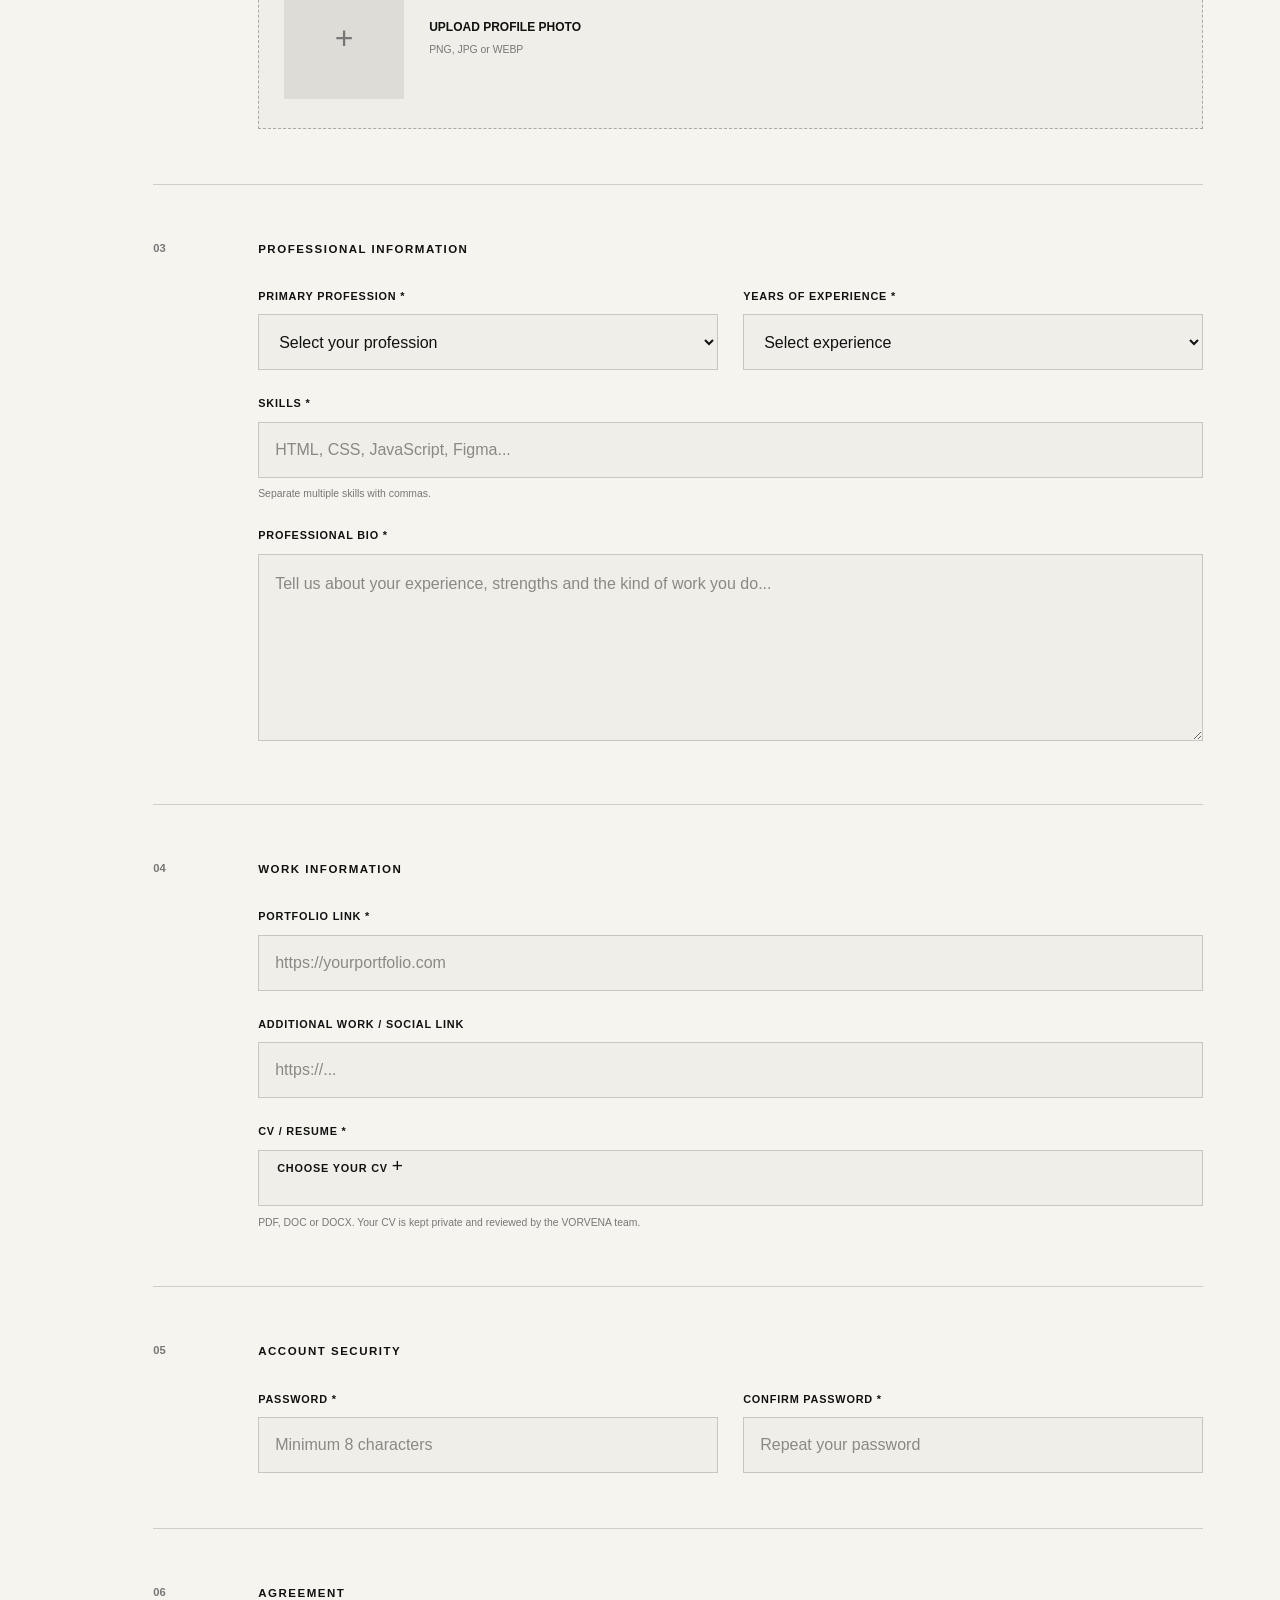
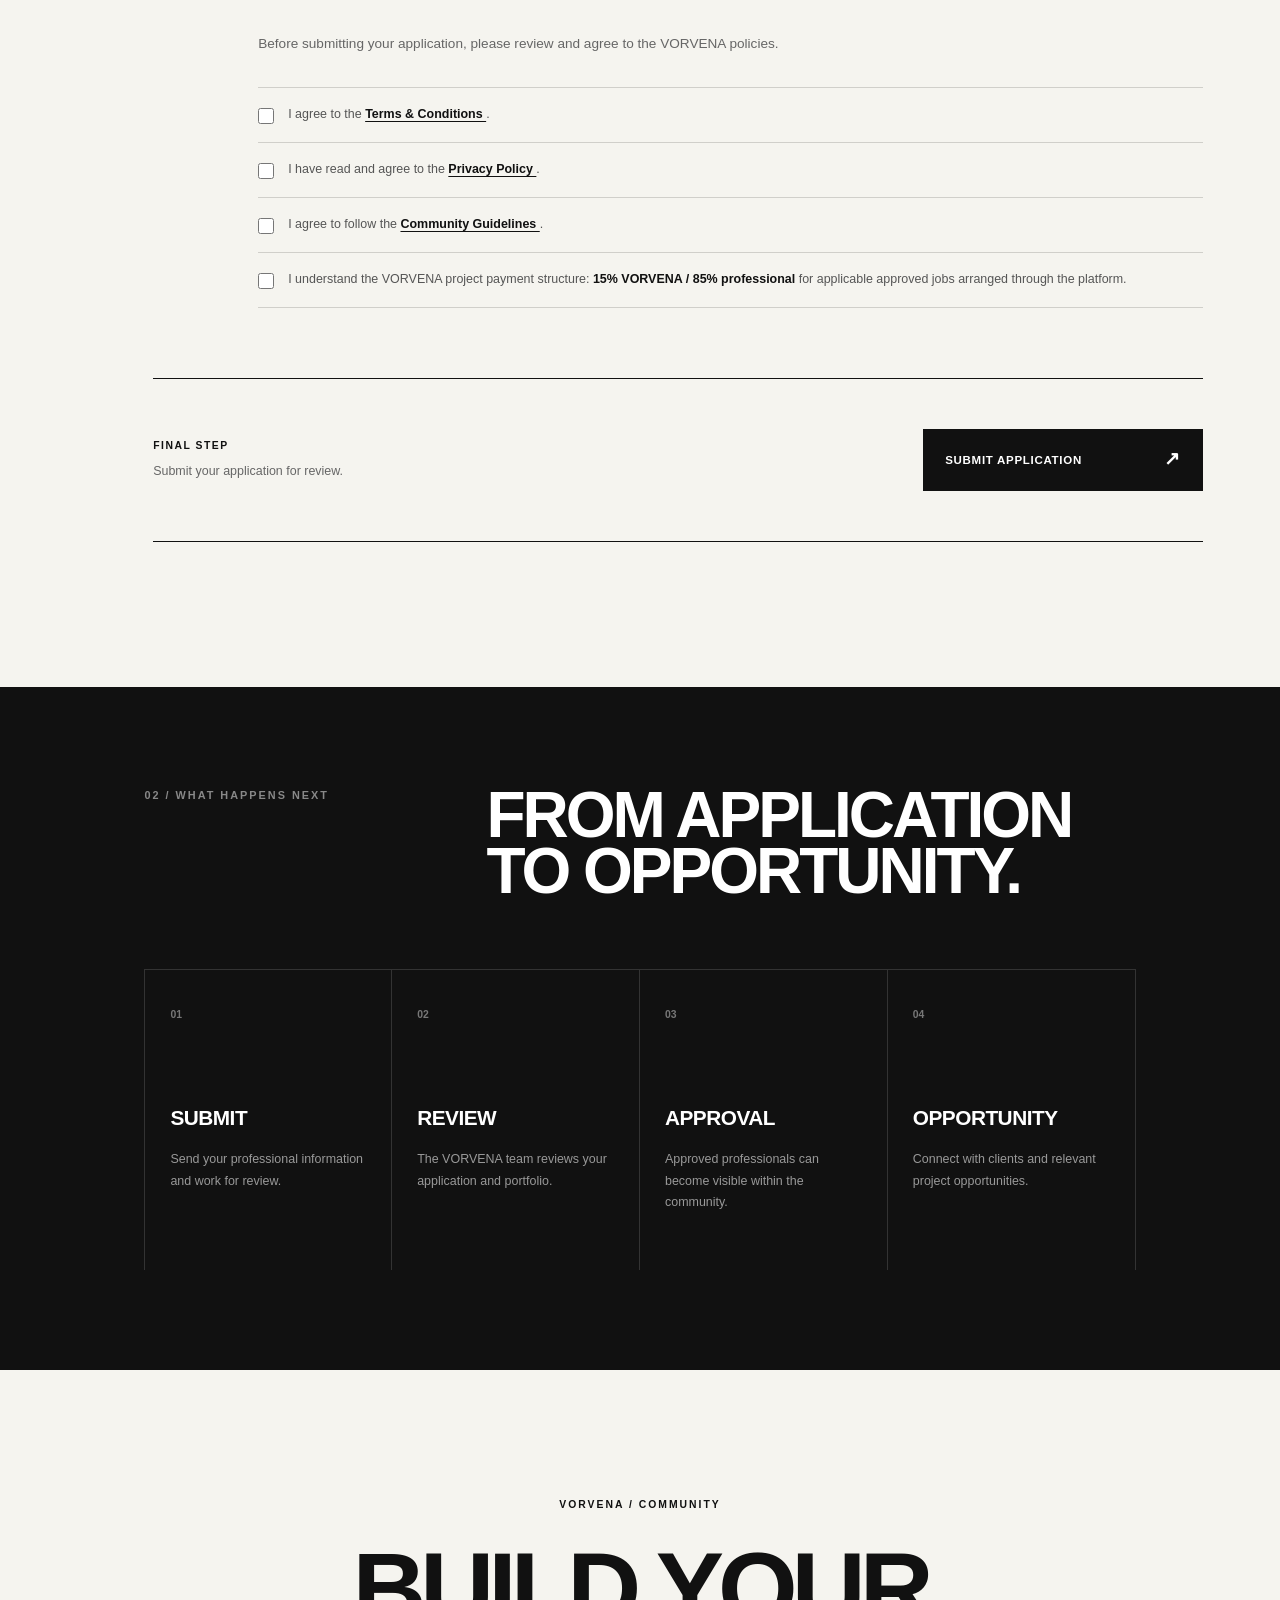
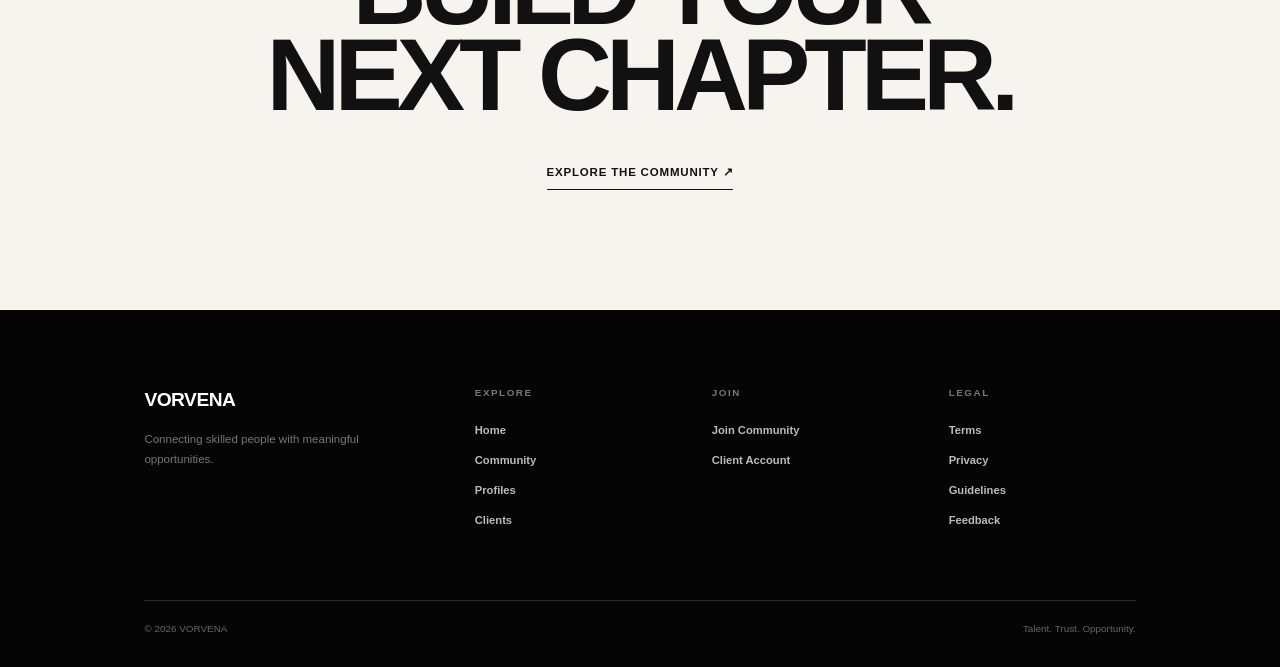
<file: join.html>
<!DOCTYPE html>
<html lang="en">

<head>
    <meta charset="UTF-8">
    <meta name="viewport" content="width=device-width, initial-scale=1.0">

    <title>Join Community | VORVENA</title>

    <link rel="stylesheet" href="join.css">
</head>

<body>

    <!-- =========================
         HEADER
    ========================== -->

    <header class="site-header">

        <div class="nav-container">

            <a href="index.html" class="logo">
                VORVENA
            </a>

            <nav class="desktop-nav">

                <a href="index.html">Home</a>

                <a href="community.html">Community</a>

                <a href="profiles.html">Profiles</a>

                <a href="clients.html">Clients</a>

                <a href="join.html" class="active">
                    Join Community
                </a>

            </nav>

            <button
                class="menu-btn"
                id="menuBtn"
                type="button"
                aria-label="Open menu"
                aria-expanded="false"
            >
                <span></span>
                <span></span>
            </button>

        </div>


        <!-- MOBILE NAV -->

        <nav class="mobile-nav" id="mobileNav">

            <a href="index.html">Home</a>

            <a href="community.html">Community</a>

            <a href="profiles.html">Profiles</a>

            <a href="clients.html">Clients</a>

            <a href="join.html" class="active">
                Join Community
            </a>

        </nav>

    </header>


    <!-- =========================
         HERO
    ========================== -->

    <main>

        <section class="join-hero">

            <div class="hero-label">
                VORVENA / PROFESSIONAL APPLICATION
            </div>

            <h1>
                YOUR SKILLS
                <span>HAVE VALUE.</span>
            </h1>

            <div class="hero-bottom">

                <p>
                    Join a professional community built to connect
                    skilled people with meaningful opportunities.
                </p>

                <span>
                    APPLICATION / 01
                </span>

            </div>

        </section>


        <!-- =========================
             APPLICATION
        ========================== -->

        <section class="application-section">

            <div class="section-heading">

                <span>
                    01 / APPLICATION
                </span>

                <h2>
                    TELL US<br>
                    ABOUT YOURSELF.
                </h2>

            </div>


            <div class="form-area">

                <form id="joinForm" novalidate>


                    <!-- =========================
                         PERSONAL INFORMATION
                    ========================== -->

                    <div class="form-section">

                        <div class="section-number">
                            01
                        </div>

                        <div class="section-content">

                            <div class="form-section-title">
                                PERSONAL INFORMATION
                            </div>

                            <div class="form-grid two-columns">

                                <div class="form-group">

                                    <label for="firstName">
                                        FIRST NAME *
                                    </label>

                                    <input
                                        type="text"
                                        id="firstName"
                                        name="firstName"
                                        placeholder="Your first name"
                                        autocomplete="given-name"
                                        required
                                    >

                                </div>


                                <div class="form-group">

                                    <label for="lastName">
                                        LAST NAME *
                                    </label>

                                    <input
                                        type="text"
                                        id="lastName"
                                        name="lastName"
                                        placeholder="Your last name"
                                        autocomplete="family-name"
                                        required
                                    >

                                </div>


                                <div class="form-group">

                                    <label for="email">
                                        EMAIL ADDRESS *
                                    </label>

                                    <input
                                        type="email"
                                        id="email"
                                        name="email"
                                        placeholder="you@example.com"
                                        autocomplete="email"
                                        required
                                    >

                                </div>


                                <div class="form-group">

                                    <label for="phone">
                                        PHONE NUMBER *
                                    </label>

                                    <input
                                        type="tel"
                                        id="phone"
                                        name="phone"
                                        placeholder="+234..."
                                        autocomplete="tel"
                                        required
                                    >

                                </div>


                                <div class="form-group">

                                    <label for="country">
                                        COUNTRY *
                                    </label>

                                    <input
                                        type="text"
                                        id="country"
                                        name="country"
                                        placeholder="Nigeria"
                                        autocomplete="country-name"
                                        required
                                    >

                                </div>


                                <div class="form-group">

                                    <label for="city">
                                        CITY *
                                    </label>

                                    <input
                                        type="text"
                                        id="city"
                                        name="city"
                                        placeholder="Your city"
                                        autocomplete="address-level2"
                                        required
                                    >

                                </div>

                            </div>

                        </div>

                    </div>


                    <!-- =========================
                         PROFILE PHOTO
                    ========================== -->

                    <div class="form-section">

                        <div class="section-number">
                            02
                        </div>

                        <div class="section-content">

                            <div class="form-section-title">
                                PROFILE PHOTO
                            </div>

                            <p class="section-description">
                                Upload a clear professional photo.
                                This may appear on your VORVENA profile
                                after approval.
                            </p>


                            <div class="upload-area">

                                <label for="profilePicture" class="upload-box">

                                    <div
                                        class="image-preview"
                                        id="imagePreview"
                                    >
                                        <span>
                                            +
                                        </span>
                                    </div>

                                    <div class="upload-text">

                                        <strong>
                                            UPLOAD PROFILE PHOTO
                                        </strong>

                                        <small>
                                            PNG, JPG or WEBP
                                        </small>

                                    </div>

                                </label>

                                <input
                                    type="file"
                                    id="profilePicture"
                                    name="profilePicture"
                                    accept="image/png,image/jpeg,image/webp"
                                    required
                                >

                            </div>

                        </div>

                    </div>


                    <!-- =========================
                         PROFESSIONAL INFORMATION
                    ========================== -->

                    <div class="form-section">

                        <div class="section-number">
                            03
                        </div>

                        <div class="section-content">

                            <div class="form-section-title">
                                PROFESSIONAL INFORMATION
                            </div>

                            <div class="form-grid two-columns">

                                <div class="form-group">

                                    <label for="profession">
                                        PRIMARY PROFESSION *
                                    </label>

                                    <select
                                        id="profession"
                                        name="profession"
                                        required
                                    >

                                        <option value="">
                                            Select your profession
                                        </option>

                                        <option>
                                            Frontend Developer
                                        </option>

                                        <option>
                                            Backend Developer
                                        </option>

                                        <option>
                                            Full Stack Developer
                                        </option>

                                        <option>
                                            Graphic Designer
                                        </option>

                                        <option>
                                            Motion Designer
                                        </option>

                                        <option>
                                            UI/UX Designer
                                        </option>

                                        <option>
                                            Social Media Manager
                                        </option>

                                        <option>
                                            Affiliate Marketer
                                        </option>

                                        <option>
                                            Technical Writer
                                        </option>

                                        <option>
                                            DevOps / Cloud Engineer
                                        </option>

                                        <option>
                                            AI / Machine Learning Engineer
                                        </option>

                                        <option>
                                            Photographer
                                        </option>

                                        <option>
                                            QA / Software Tester
                                        </option>

                                        <option>
                                            Writer
                                        </option>

                                        <option>
                                            Data Analyst
                                        </option>

                                        <option>
                                            Digital Marketer
                                        </option>

                                        <option>
                                            Cyber Security
                                        </option>

                                        <option>
                                            Other
                                        </option>

                                    </select>

                                </div>


                                <div class="form-group">

                                    <label for="experience">
                                        YEARS OF EXPERIENCE *
                                    </label>

                                    <select
                                        id="experience"
                                        name="experience"
                                        required
                                    >

                                        <option value="">
                                            Select experience
                                        </option>

                                        <option>
                                            Less than 1 year
                                        </option>

                                        <option>
                                            1–2 years
                                        </option>

                                        <option>
                                            3–5 years
                                        </option>

                                        <option>
                                            6–10 years
                                        </option>

                                        <option>
                                            10+ years
                                        </option>

                                    </select>

                                </div>


                                <div class="form-group full-width">

                                    <label for="skills">
                                        SKILLS *
                                    </label>

                                    <input
                                        type="text"
                                        id="skills"
                                        name="skills"
                                        placeholder="HTML, CSS, JavaScript, Figma..."
                                        required
                                    >

                                    <small class="field-note">
                                        Separate multiple skills with commas.
                                    </small>

                                </div>


                                <div class="form-group full-width">

                                    <label for="bio">
                                        PROFESSIONAL BIO *
                                    </label>

                                    <textarea
                                        id="bio"
                                        name="bio"
                                        rows="6"
                                        placeholder="Tell us about your experience, strengths and the kind of work you do..."
                                        required
                                    ></textarea>

                                </div>

                            </div>

                        </div>

                    </div>


                    <!-- =========================
                         WORK INFORMATION
                    ========================== -->

                    <div class="form-section">

                        <div class="section-number">
                            04
                        </div>

                        <div class="section-content">

                            <div class="form-section-title">
                                WORK INFORMATION
                            </div>

                            <div class="form-grid">

                                <div class="form-group">

                                    <label for="portfolio">
                                        PORTFOLIO LINK *
                                    </label>

                                    <input
                                        type="url"
                                        id="portfolio"
                                        name="portfolio"
                                        placeholder="https://yourportfolio.com"
                                        required
                                    >

                                </div>


                                <div class="form-group">

                                    <label for="additionalLink">
                                        ADDITIONAL WORK / SOCIAL LINK
                                    </label>

                                    <input
                                        type="url"
                                        id="additionalLink"
                                        name="additionalLink"
                                        placeholder="https://..."
                                    >

                                </div>


                                <div class="form-group">

                                    <label for="cv">
                                        CV / RESUME *
                                    </label>

                                    <div class="file-input-wrapper">

                                        <input
                                            type="file"
                                            id="cv"
                                            name="cv"
                                            accept=".pdf,.doc,.docx"
                                            required
                                        >

                                        <label for="cv" class="file-label">

                                            <span id="cvName">
                                                CHOOSE YOUR CV
                                            </span>

                                            <span>
                                                +
                                            </span>

                                        </label>

                                    </div>

                                    <small class="field-note">
                                        PDF, DOC or DOCX. Your CV is kept private
                                        and reviewed by the VORVENA team.
                                    </small>

                                </div>

                            </div>

                        </div>

                    </div>


                    <!-- =========================
                         ACCOUNT
                    ========================== -->

                    <div class="form-section">

                        <div class="section-number">
                            05
                        </div>

                        <div class="section-content">

                            <div class="form-section-title">
                                ACCOUNT SECURITY
                            </div>

                            <div class="form-grid two-columns">

                                <div class="form-group">

                                    <label for="password">
                                        PASSWORD *
                                    </label>

                                    <input
                                        type="password"
                                        id="password"
                                        name="password"
                                        placeholder="Minimum 8 characters"
                                        minlength="8"
                                        autocomplete="new-password"
                                        required
                                    >

                                </div>


                                <div class="form-group">

                                    <label for="confirmPassword">
                                        CONFIRM PASSWORD *
                                    </label>

                                    <input
                                        type="password"
                                        id="confirmPassword"
                                        name="confirmPassword"
                                        placeholder="Repeat your password"
                                        minlength="8"
                                        autocomplete="new-password"
                                        required
                                    >

                                </div>

                            </div>

                        </div>

                    </div>


                    <!-- =========================
                         AGREEMENTS
                    ========================== -->

                    <div class="form-section agreement-section">

                        <div class="section-number">
                            06
                        </div>

                        <div class="section-content">

                            <div class="form-section-title">
                                AGREEMENT
                            </div>

                            <p class="section-description">
                                Before submitting your application, please
                                review and agree to the VORVENA policies.
                            </p>


                            <div class="agreement-list">

                                <label class="agreement-item">

                                    <input
                                        type="checkbox"
                                        id="terms"
                                        required
                                    >

                                    <span>
                                        I agree to the
                                        <a href="terms.html" target="_blank">
                                            Terms & Conditions
                                        </a>.
                                    </span>

                                </label>


                                <label class="agreement-item">

                                    <input
                                        type="checkbox"
                                        id="privacy"
                                        required
                                    >

                                    <span>
                                        I have read and agree to the
                                        <a href="privacy.html" target="_blank">
                                            Privacy Policy
                                        </a>.
                                    </span>

                                </label>


                                <label class="agreement-item">

                                    <input
                                        type="checkbox"
                                        id="guidelines"
                                        required
                                    >

                                    <span>
                                        I agree to follow the
                                        <a href="guidelines.html" target="_blank">
                                            Community Guidelines
                                        </a>.
                                    </span>

                                </label>


                                <label class="agreement-item">

                                    <input
                                        type="checkbox"
                                        id="paymentAgreement"
                                        required
                                    >

                                    <span>
                                        I understand the VORVENA project
                                        payment structure:
                                        <strong>15% VORVENA / 85% professional</strong>
                                        for applicable approved jobs arranged
                                        through the platform.
                                    </span>

                                </label>

                            </div>

                        </div>

                    </div>


                    <!-- =========================
                         SUBMIT
                    ========================== -->

                    <div class="submit-area">

                        <div>

                            <span class="submit-label">
                                FINAL STEP
                            </span>

                            <p>
                                Submit your application for review.
                            </p>

                        </div>


                        <button
                            type="submit"
                            class="submit-btn"
                        >

                            <span>
                                SUBMIT APPLICATION
                            </span>

                            <span class="submit-arrow">
                                ↗
                            </span>

                        </button>

                    </div>


                    <div
                        class="form-message"
                        id="formMessage"
                        aria-live="polite"
                    ></div>

                </form>

            </div>

        </section>


        <!-- =========================
             PROCESS
        ========================== -->

        <section class="process-section">

            <div class="process-heading">

                <span>
                    02 / WHAT HAPPENS NEXT
                </span>

                <h2>
                    FROM APPLICATION<br>
                    TO OPPORTUNITY.
                </h2>

            </div>


            <div class="process-grid">

                <div class="process-card">

                    <span>01</span>

                    <h3>
                        SUBMIT
                    </h3>

                    <p>
                        Send your professional information
                        and work for review.
                    </p>

                </div>


                <div class="process-card">

                    <span>02</span>

                    <h3>
                        REVIEW
                    </h3>

                    <p>
                        The VORVENA team reviews your
                        application and portfolio.
                    </p>

                </div>


                <div class="process-card">

                    <span>03</span>

                    <h3>
                        APPROVAL
                    </h3>

                    <p>
                        Approved professionals can become
                        visible within the community.
                    </p>

                </div>


                <div class="process-card">

                    <span>04</span>

                    <h3>
                        OPPORTUNITY
                    </h3>

                    <p>
                        Connect with clients and relevant
                        project opportunities.
                    </p>

                </div>

            </div>

        </section>


        <!-- =========================
             CTA
        ========================== -->

        <section class="join-cta">

            <span>
                VORVENA / COMMUNITY
            </span>

            <h2>
                BUILD YOUR<br>
                NEXT CHAPTER.
            </h2>

            <a href="profiles.html">
                EXPLORE THE COMMUNITY ↗
            </a>

        </section>

    </main>


    <!-- =========================
         FOOTER
    ========================== -->

    <footer class="site-footer">

        <div class="footer-top">

            <div class="footer-brand">

                <a href="index.html">
                    VORVENA
                </a>

                <p>
                    Connecting skilled people with
                    meaningful opportunities.
                </p>

            </div>


            <div class="footer-column">

                <span>
                    EXPLORE
                </span>

                <a href="index.html">Home</a>
                <a href="community.html">Community</a>
                <a href="profiles.html">Profiles</a>
                <a href="clients.html">Clients</a>

            </div>


            <div class="footer-column">

                <span>
                    JOIN
                </span>

                <a href="join.html">
                    Join Community
                </a>

                <a href="client-signup.html">
                    Client Account
                </a>

            </div>


            <div class="footer-column">

                <span>
                    LEGAL
                </span>

                <a href="terms.html">Terms</a>
                <a href="privacy.html">Privacy</a>
                <a href="guidelines.html">Guidelines</a>
                <a href="feedback.html">Feedback</a>

            </div>

        </div>


        <div class="footer-bottom">

            <span>
                © 2026 VORVENA
            </span>

            <span>
                Talent. Trust. Opportunity.
            </span>

        </div>

    </footer>


    <script src="join.js"></script>

</body>

</html>
</file>
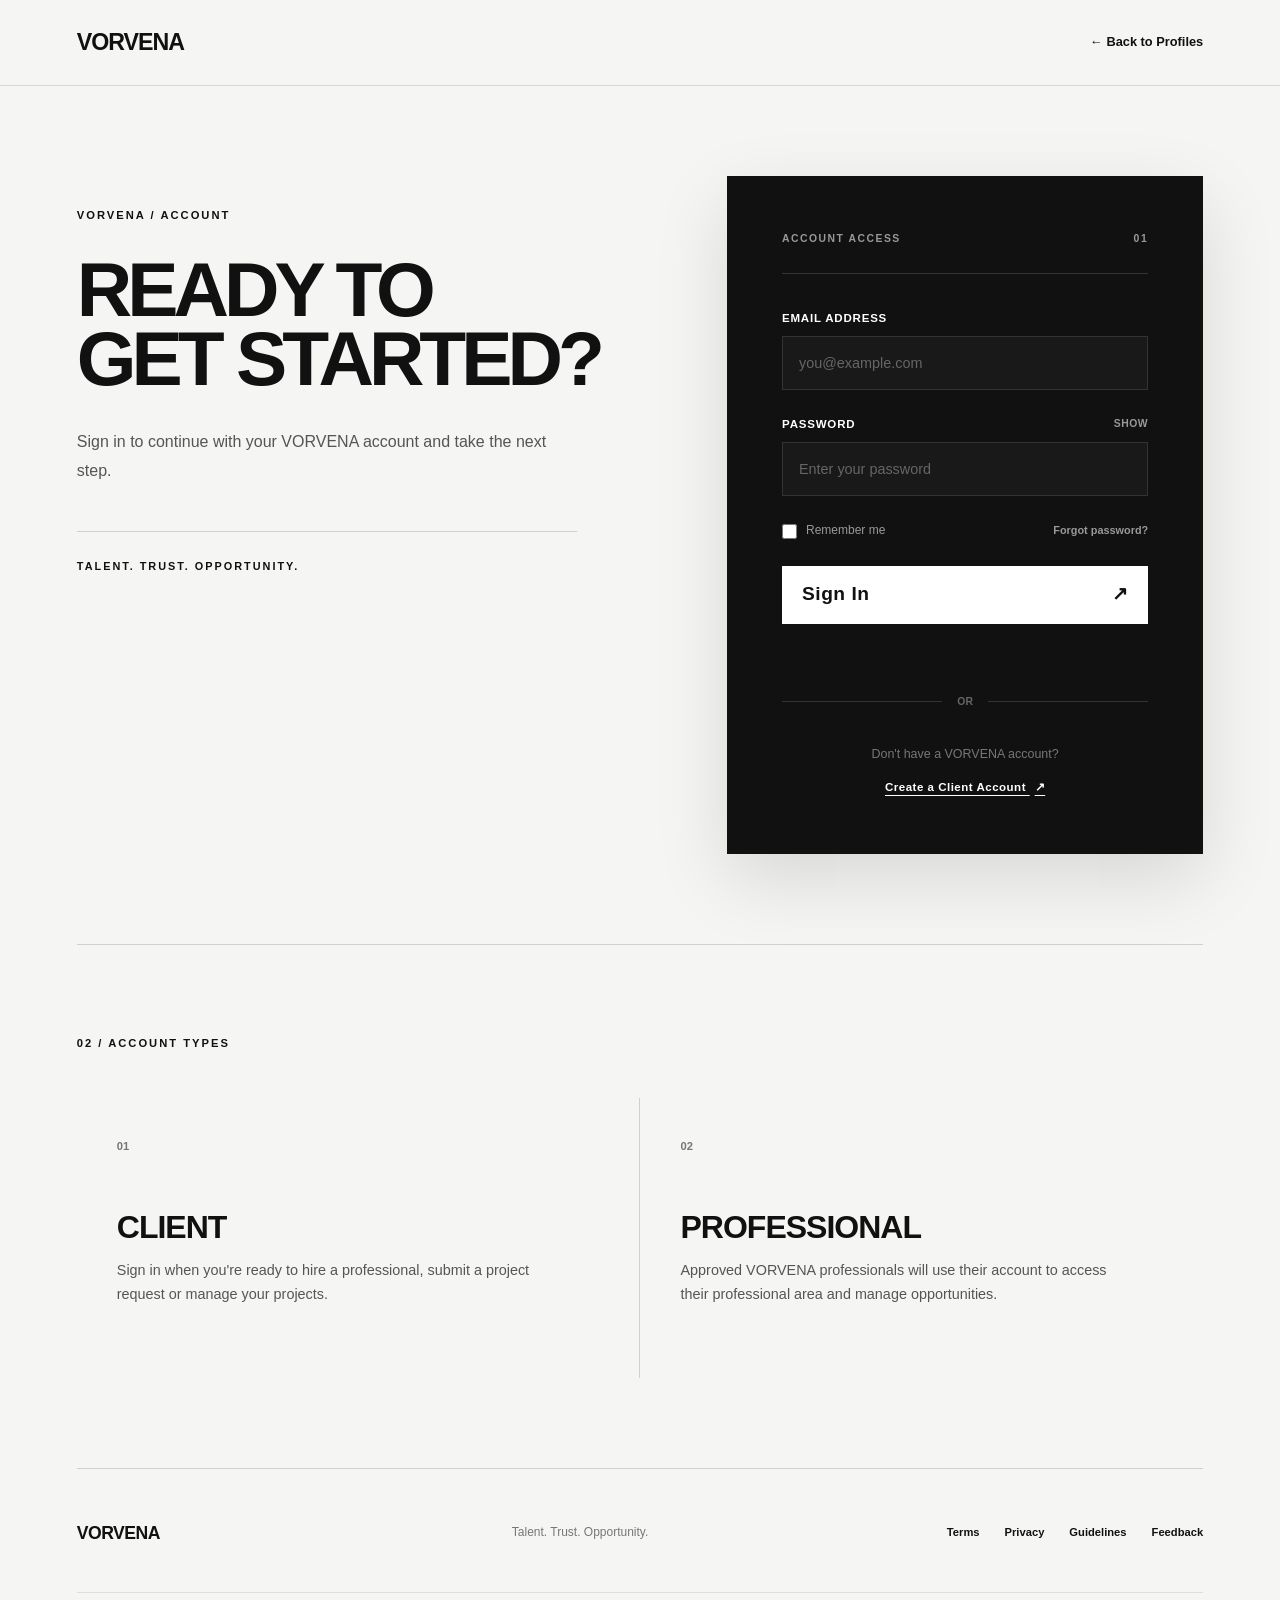
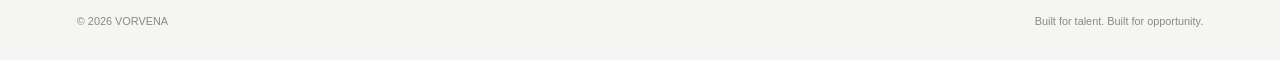
<file: login.html>
<!DOCTYPE html>
<html lang="en">

<head>
    <meta charset="UTF-8">
    <meta name="viewport" content="width=device-width, initial-scale=1.0">

    <title>Login | VORVENA</title>

    <link rel="stylesheet" href="login.css">
</head>

<body>

    <!-- ================= HEADER ================= -->

    <header class="site-header">

        <div class="nav-container">

            <a href="index.html" class="logo">
                VORVENA
            </a>

            <a href="profiles.html" class="back-link">
                ← Back to Profiles
            </a>

        </div>

    </header>


    <!-- ================= MAIN ================= -->

    <main class="login-page">

        <section class="login-wrapper">

            <!-- LEFT SIDE -->

            <div class="login-intro">

                <span class="page-label">
                    VORVENA / ACCOUNT
                </span>

                <h1>
                    READY TO
                    <span>GET STARTED?</span>
                </h1>

                <p>
                    Sign in to continue with your VORVENA
                    account and take the next step.
                </p>

                <div class="intro-line"></div>

                <span class="intro-note">
                    TALENT. TRUST. OPPORTUNITY.
                </span>

            </div>


            <!-- RIGHT SIDE -->

            <div class="login-card">

                <div class="card-top">

                    <span>
                        ACCOUNT ACCESS
                    </span>

                    <span>
                        01
                    </span>

                </div>


                <form id="loginForm">

                    <div class="form-group">

                        <label for="email">
                            EMAIL ADDRESS
                        </label>

                        <input
                            type="email"
                            id="email"
                            name="email"
                            placeholder="you@example.com"
                            autocomplete="email"
                            required
                        >

                    </div>


                    <div class="form-group">

                        <div class="password-label">

                            <label for="password">
                                PASSWORD
                            </label>

                            <button type="button" id="togglePassword">
                                SHOW
                            </button>

                        </div>

                        <input
                            type="password"
                            id="password"
                            name="password"
                            placeholder="Enter your password"
                            minlength="8"
                            autocomplete="current-password"
                            required
                        >

                    </div>


                    <div class="form-options">

                        <label class="remember">

                            <input type="checkbox" id="remember">

                            <span>
                                Remember me
                            </span>

                        </label>

                        <a href="#" id="forgotPassword">
                            Forgot password?
                        </a>

                    </div>


                    <button type="submit" class="login-btn">

                        <span>Sign In</span>

                        <span>↗</span>

                    </button>


                    <p class="form-message" id="formMessage"></p>

                </form>


                <div class="divider">

                    <span>OR</span>

                </div>


                <div class="signup-area">

                    <p>
                        Don't have a VORVENA account?
                    </p>

                    <a href="client-signup.html" class="signup-link">
                        Create a Client Account
                        <span>↗</span>
                    </a>

                </div>

            </div>

        </section>


        <!-- ================= ACCOUNT TYPES ================= -->

        <section class="account-section">

            <div class="section-label">
                02 / ACCOUNT TYPES
            </div>

            <div class="account-grid">

                <div class="account-card">

                    <span class="account-number">
                        01
                    </span>

                    <h2>
                        CLIENT
                    </h2>

                    <p>
                        Sign in when you're ready to hire a
                        professional, submit a project request
                        or manage your projects.
                    </p>

                </div>


                <div class="account-card">

                    <span class="account-number">
                        02
                    </span>

                    <h2>
                        PROFESSIONAL
                    </h2>

                    <p>
                        Approved VORVENA professionals will use
                        their account to access their professional
                        area and manage opportunities.
                    </p>

                </div>

            </div>

        </section>

    </main>


    <!-- ================= FOOTER ================= -->

    <footer class="site-footer">

        <div class="footer-content">

            <a href="index.html" class="footer-logo">
                VORVENA
            </a>

            <p>
                Talent. Trust. Opportunity.
            </p>

            <div class="footer-links">

                <a href="terms.html">
                    Terms
                </a>

                <a href="privacy.html">
                    Privacy
                </a>

                <a href="guidelines.html">
                    Guidelines
                </a>

                <a href="feedback.html">
                    Feedback
                </a>

            </div>

        </div>


        <div class="footer-bottom">

            <span>
                © 2026 VORVENA
            </span>

            <span>
                Built for talent. Built for opportunity.
            </span>

        </div>

    </footer>


    <script src="login.js"></script>

</body>

</html>
</file>
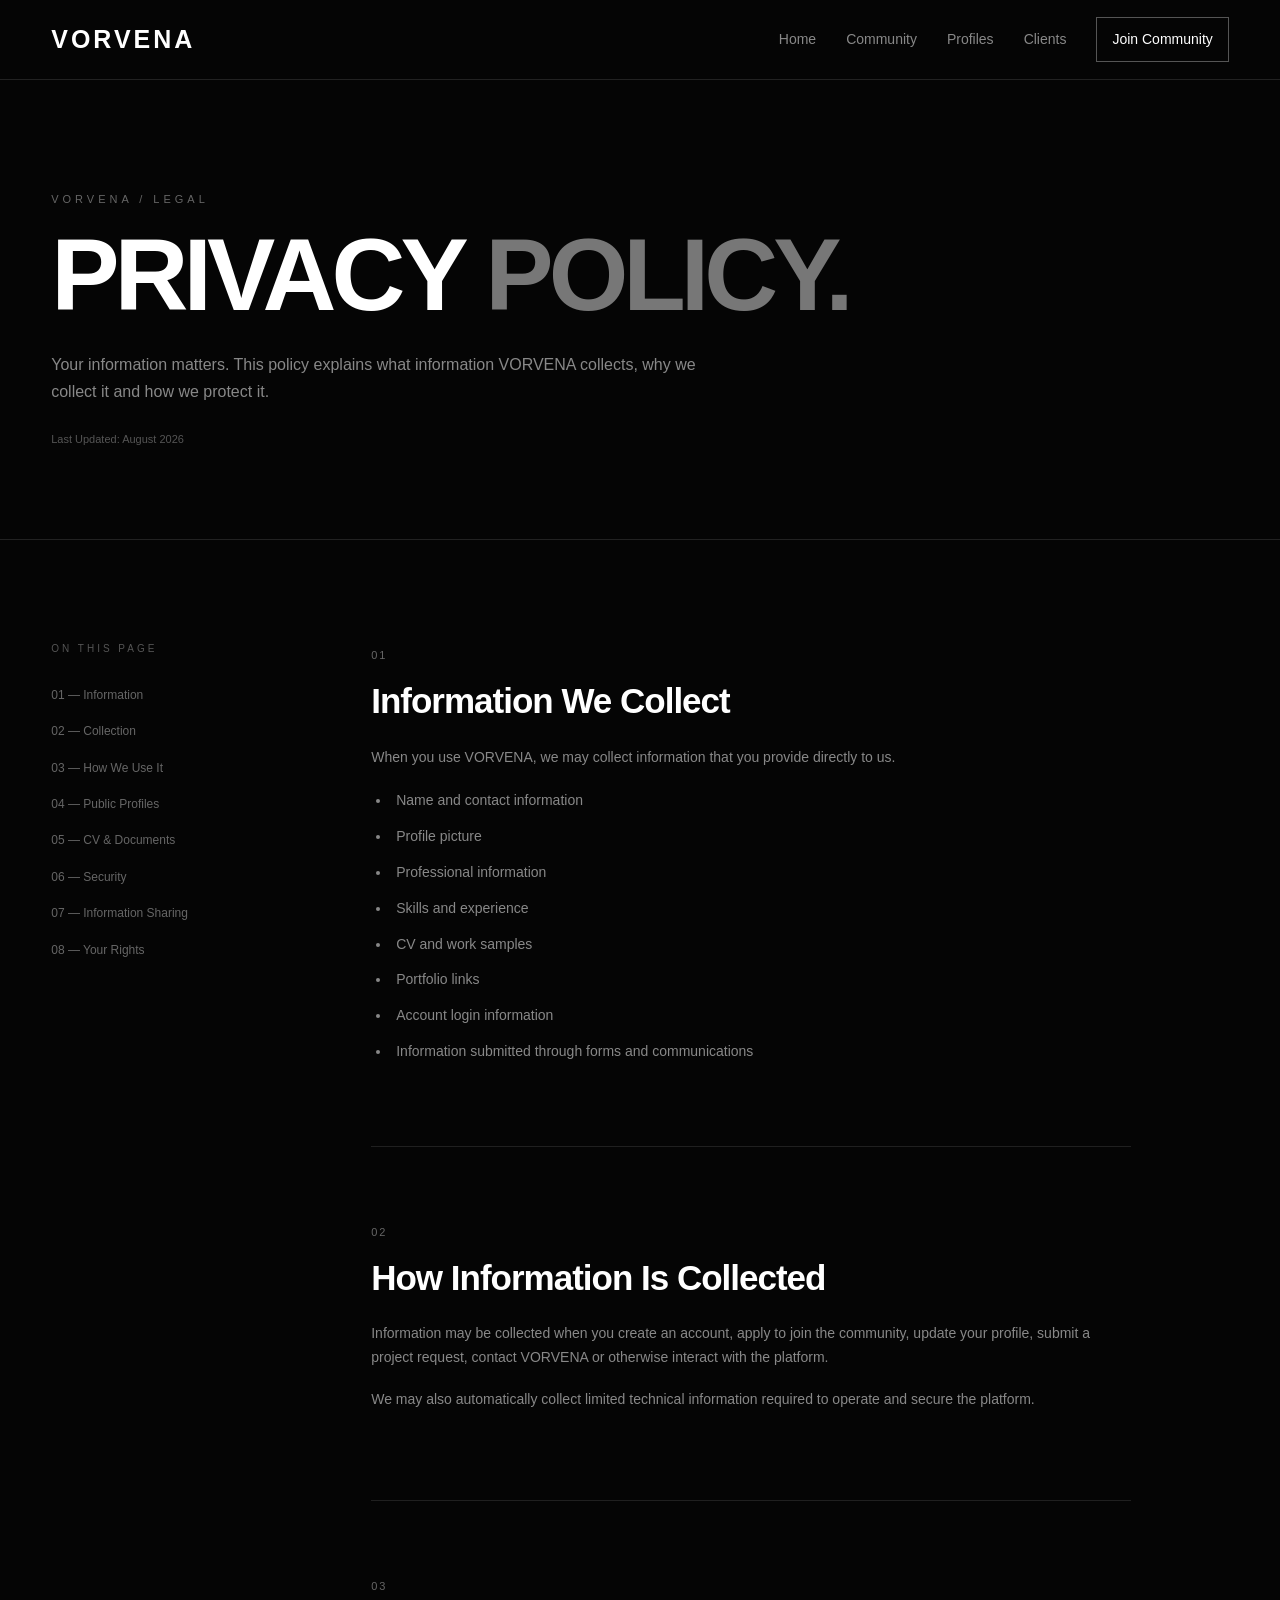
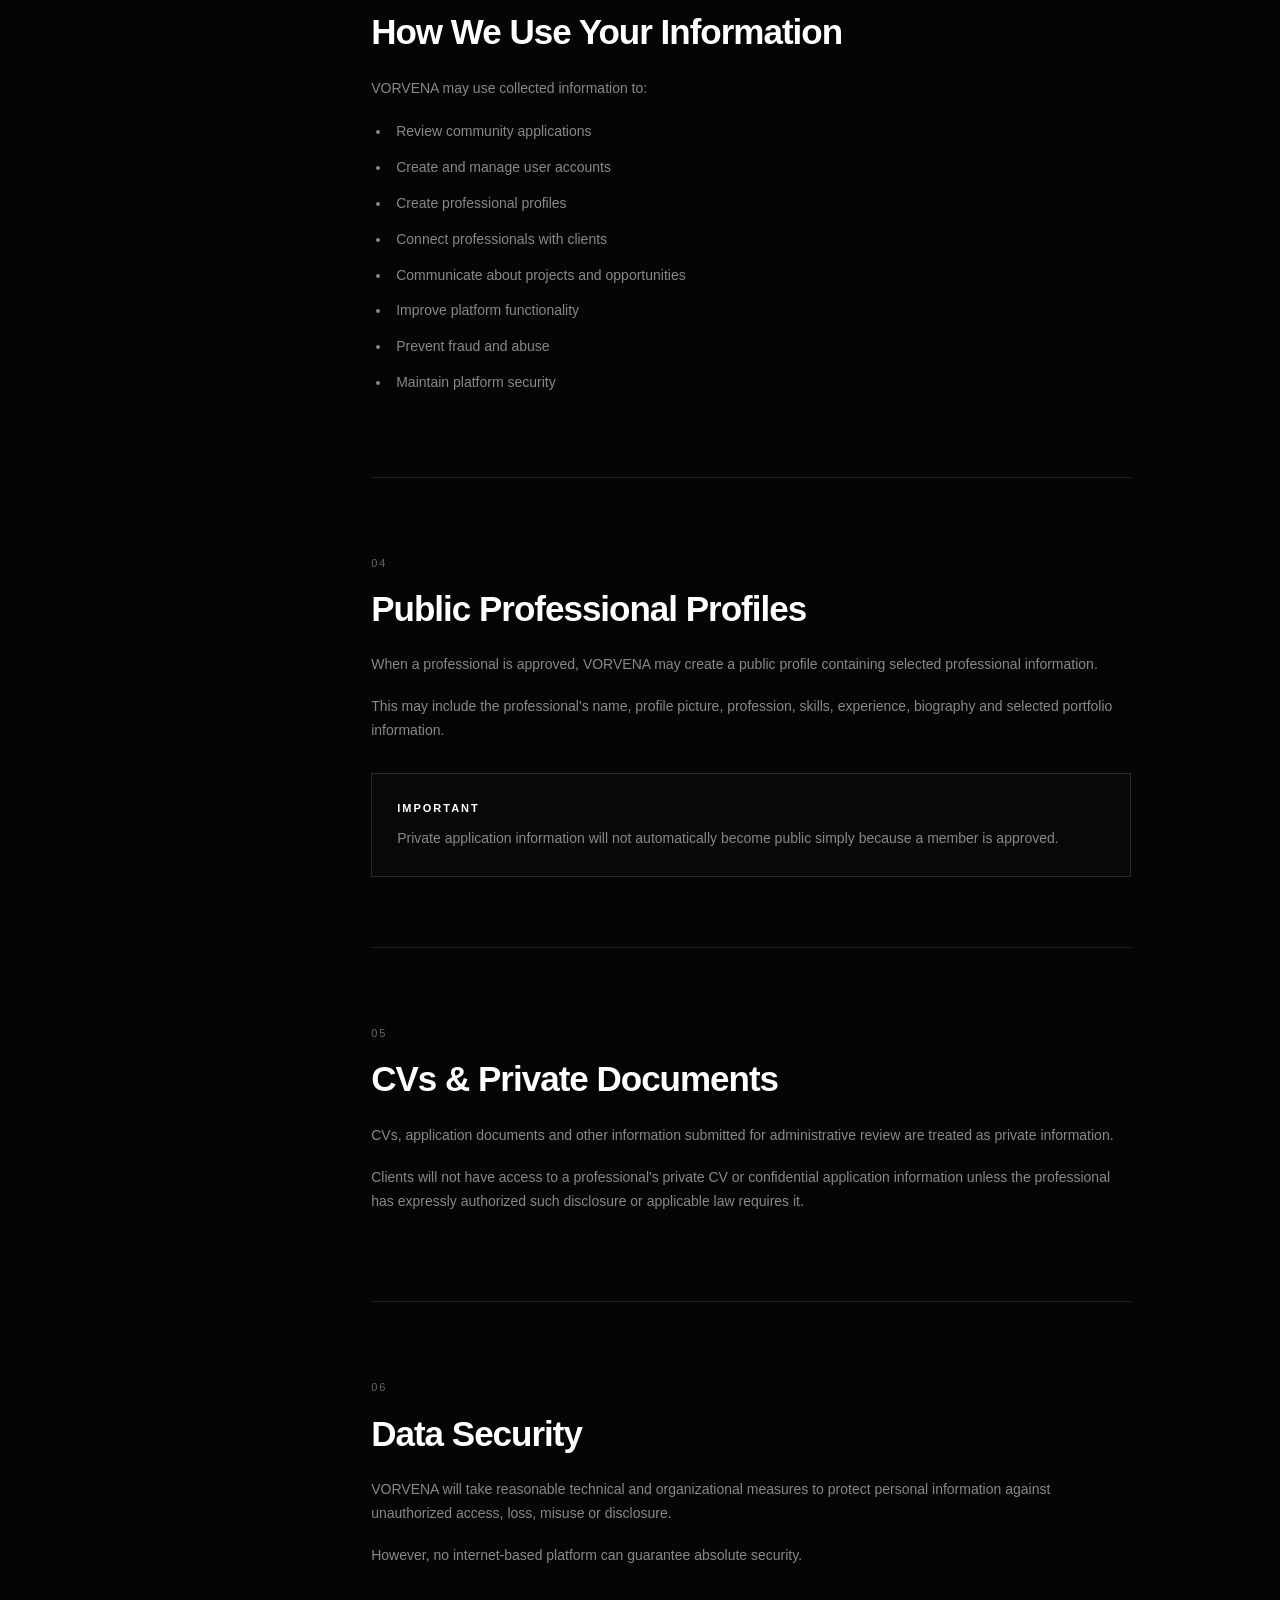
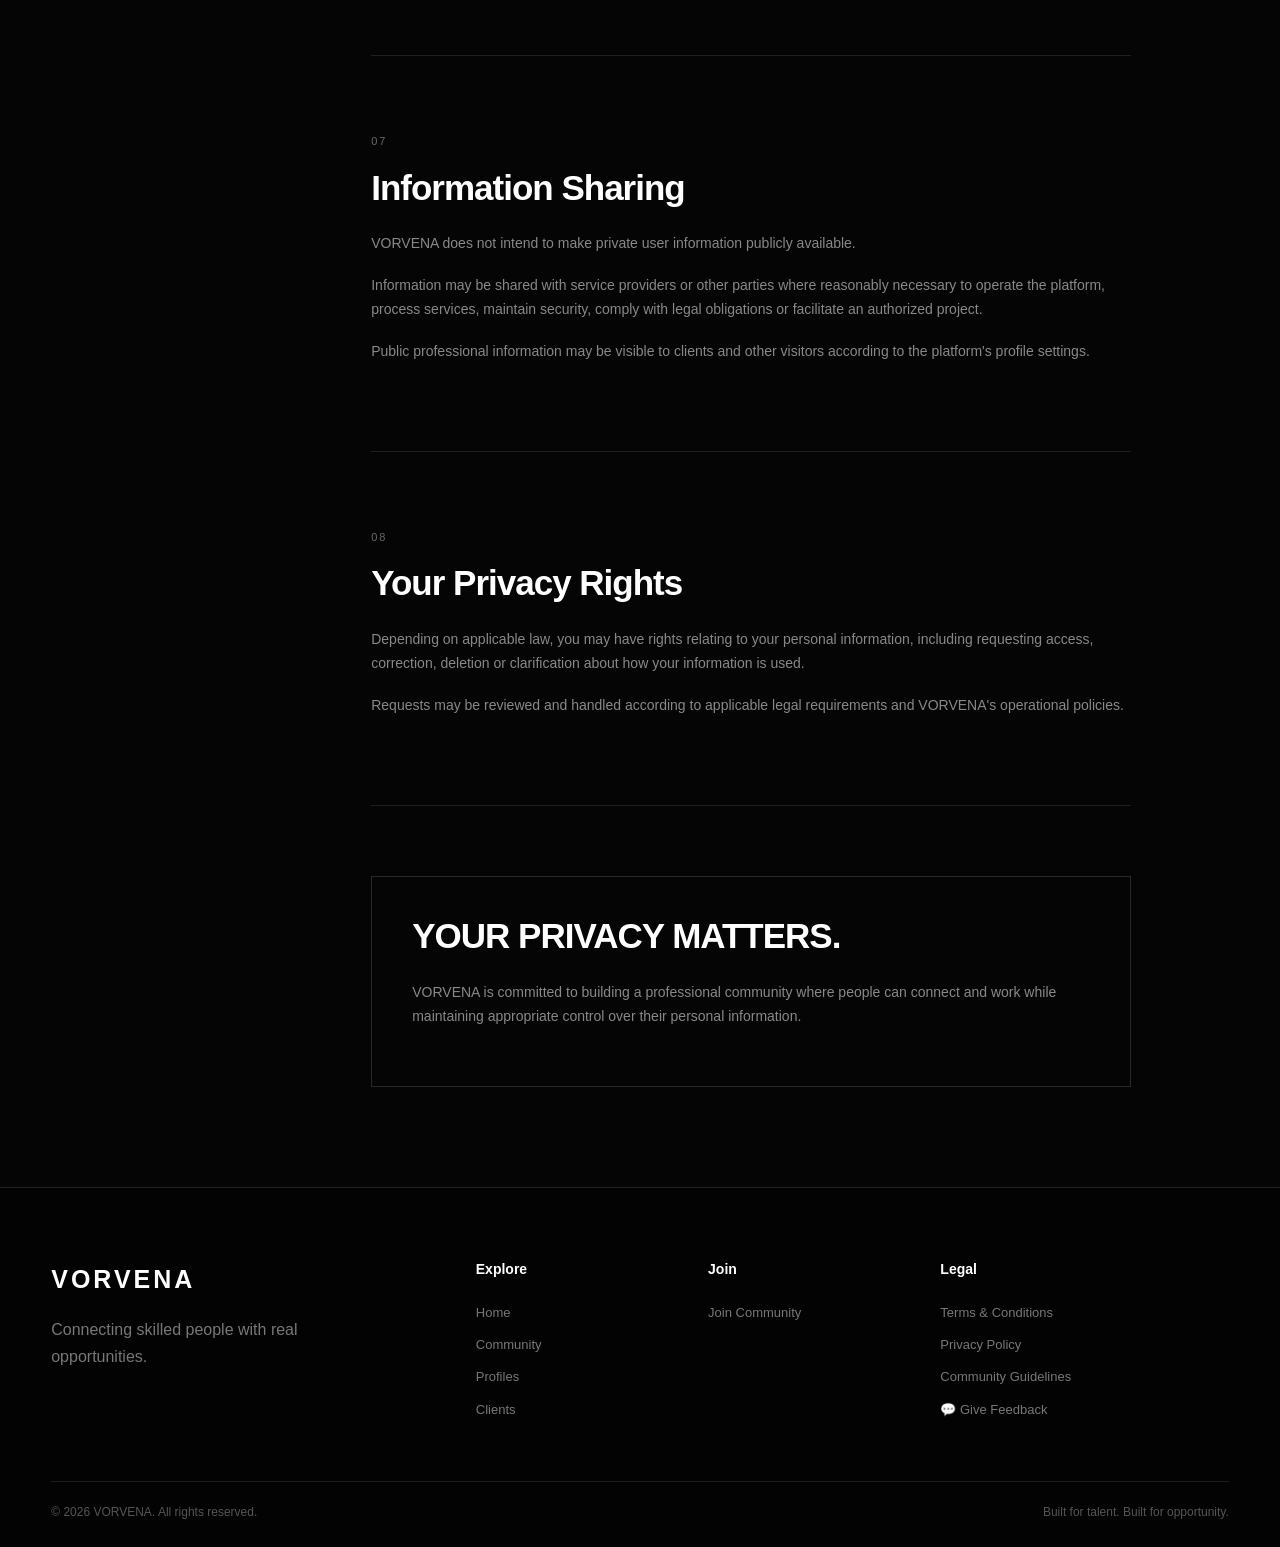
<file: privacy.html>
<!DOCTYPE html>
<html lang="en">

<head>
    <meta charset="UTF-8">
    <meta name="viewport" content="width=device-width, initial-scale=1.0">

    <title>Privacy Policy | VORVENA</title>

    <link rel="stylesheet" href="privacy.css">
</head>

<body>

    <!-- ================= HEADER ================= -->

    <header class="header">

        <div class="nav-wrapper">

            <a href="index.html" class="logo">
                VORVENA
            </a>

            <nav class="nav" id="navLinks">

                <a href="index.html" class="nav-link">
                    Home
                </a>

                <a href="community.html" class="nav-link">
                    Community
                </a>

                <a href="profiles.html" class="nav-link">
                    Profiles
                </a>

                <a href="clients.html" class="nav-link">
                    Clients
                </a>

                <a href="join.html" class="nav-link join-link">
                    Join Community
                </a>


            </nav>

            <button
                class="menu-btn"
                id="menuBtn"
                type="button"
                aria-label="Open menu"
                aria-expanded="false"
            >
                <span></span>
                <span></span>
                <span></span>
            </button>

        </div>

    </header>


    <!-- ================= MAIN ================= -->

    <main>

        <!-- HERO -->

        <section class="privacy-hero">

            <div class="hero-content">

                <p class="eyebrow">
                    VORVENA / LEGAL
                </p>

                <h1>
                    PRIVACY
                    <span>POLICY.</span>
                </h1>

                <p class="hero-text">
                    Your information matters. This policy explains
                    what information VORVENA collects, why we collect
                    it and how we protect it.
                </p>

                <div class="updated">
                    Last Updated: August 2026
                </div>

            </div>

        </section>


        <!-- ================= CONTENT ================= -->

        <section class="privacy-content">

            <!-- SIDEBAR -->

            <aside class="privacy-sidebar">

                <p>
                    ON THIS PAGE
                </p>

                <a href="#information">
                    01 — Information
                </a>

                <a href="#collection">
                    02 — Collection
                </a>

                <a href="#usage">
                    03 — How We Use It
                </a>

                <a href="#profiles">
                    04 — Public Profiles
                </a>

                <a href="#cv">
                    05 — CV & Documents
                </a>

                <a href="#security">
                    06 — Security
                </a>

                <a href="#sharing">
                    07 — Information Sharing
                </a>

                <a href="#rights">
                    08 — Your Rights
                </a>

            </aside>


            <!-- ARTICLE -->

            <article class="privacy-article">


                <!-- 01 -->

                <section id="information">

                    <span class="number">
                        01
                    </span>

                    <h2>
                        Information We Collect
                    </h2>

                    <p>
                        When you use VORVENA, we may collect
                        information that you provide directly
                        to us.
                    </p>

                    <ul>

                        <li>
                            Name and contact information
                        </li>

                        <li>
                            Profile picture
                        </li>

                        <li>
                            Professional information
                        </li>

                        <li>
                            Skills and experience
                        </li>

                        <li>
                            CV and work samples
                        </li>

                        <li>
                            Portfolio links
                        </li>

                        <li>
                            Account login information
                        </li>

                        <li>
                            Information submitted through
                            forms and communications
                        </li>

                    </ul>

                </section>


                <!-- 02 -->

                <section id="collection">

                    <span class="number">
                        02
                    </span>

                    <h2>
                        How Information Is Collected
                    </h2>

                    <p>
                        Information may be collected when you
                        create an account, apply to join the
                        community, update your profile, submit
                        a project request, contact VORVENA or
                        otherwise interact with the platform.
                    </p>

                    <p>
                        We may also automatically collect limited
                        technical information required to operate
                        and secure the platform.
                    </p>

                </section>


                <!-- 03 -->

                <section id="usage">

                    <span class="number">
                        03
                    </span>

                    <h2>
                        How We Use Your Information
                    </h2>

                    <p>
                        VORVENA may use collected information to:
                    </p>

                    <ul>

                        <li>
                            Review community applications
                        </li>

                        <li>
                            Create and manage user accounts
                        </li>

                        <li>
                            Create professional profiles
                        </li>

                        <li>
                            Connect professionals with clients
                        </li>

                        <li>
                            Communicate about projects and opportunities
                        </li>

                        <li>
                            Improve platform functionality
                        </li>

                        <li>
                            Prevent fraud and abuse
                        </li>

                        <li>
                            Maintain platform security
                        </li>

                    </ul>

                </section>


                <!-- 04 -->

                <section id="profiles">

                    <span class="number">
                        04
                    </span>

                    <h2>
                        Public Professional Profiles
                    </h2>

                    <p>
                        When a professional is approved,
                        VORVENA may create a public profile
                        containing selected professional information.
                    </p>

                    <p>
                        This may include the professional's
                        name, profile picture, profession,
                        skills, experience, biography and
                        selected portfolio information.
                    </p>

                    <div class="privacy-note">

                        <strong>
                            IMPORTANT
                        </strong>

                        <p>
                            Private application information will
                            not automatically become public simply
                            because a member is approved.
                        </p>

                    </div>

                </section>


                <!-- 05 -->

                <section id="cv">

                    <span class="number">
                        05
                    </span>

                    <h2>
                        CVs & Private Documents
                    </h2>

                    <p>
                        CVs, application documents and other
                        information submitted for administrative
                        review are treated as private information.
                    </p>

                    <p>
                        Clients will not have access to a
                        professional's private CV or confidential
                        application information unless the
                        professional has expressly authorized
                        such disclosure or applicable law requires it.
                    </p>

                </section>


                <!-- 06 -->

                <section id="security">

                    <span class="number">
                        06
                    </span>

                    <h2>
                        Data Security
                    </h2>

                    <p>
                        VORVENA will take reasonable technical
                        and organizational measures to protect
                        personal information against unauthorized
                        access, loss, misuse or disclosure.
                    </p>

                    <p>
                        However, no internet-based platform can
                        guarantee absolute security.
                    </p>

                </section>


                <!-- 07 -->

                <section id="sharing">

                    <span class="number">
                        07
                    </span>

                    <h2>
                        Information Sharing
                    </h2>

                    <p>
                        VORVENA does not intend to make private
                        user information publicly available.
                    </p>

                    <p>
                        Information may be shared with service
                        providers or other parties where reasonably
                        necessary to operate the platform, process
                        services, maintain security, comply with
                        legal obligations or facilitate an
                        authorized project.
                    </p>

                    <p>
                        Public professional information may be
                        visible to clients and other visitors
                        according to the platform's profile settings.
                    </p>

                </section>


                <!-- 08 -->

                <section id="rights">

                    <span class="number">
                        08
                    </span>

                    <h2>
                        Your Privacy Rights
                    </h2>

                    <p>
                        Depending on applicable law, you may have
                        rights relating to your personal information,
                        including requesting access, correction,
                        deletion or clarification about how your
                        information is used.
                    </p>

                    <p>
                        Requests may be reviewed and handled
                        according to applicable legal requirements
                        and VORVENA's operational policies.
                    </p>

                </section>


                <!-- FINAL -->

                <section class="final-section">

                    <h2>
                        YOUR PRIVACY MATTERS.
                    </h2>

                    <p>
                        VORVENA is committed to building a
                        professional community where people can
                        connect and work while maintaining
                        appropriate control over their personal
                        information.
                    </p>

                </section>

            </article>

        </section>

    </main>


    <!-- ================= FOOTER ================= -->

    <footer class="footer">

        <div class="footer-top">

            <div class="footer-brand">

                <a href="index.html" class="footer-logo">
                    VORVENA
                </a>

                <p>
                    Connecting skilled people with
                    real opportunities.
                </p>

            </div>


            <div class="footer-column">

                <h3>
                    Explore
                </h3>

                <a href="index.html">
                    Home
                </a>

                <a href="community.html">
                    Community
                </a>

                <a href="profiles.html">
                    Profiles
                </a>

                <a href="clients.html">
                    Clients
                </a>

            </div>


            <div class="footer-column">

                <h3>
                    Join
                </h3>

                <a href="join.html">
                    Join Community
                </a>

            </div>


            <div class="footer-column">

                <h3>
                    Legal
                </h3>

                <a href="terms.html">
                    Terms & Conditions
                </a>

                <a href="privacy.html">
                    Privacy Policy
                </a>

                <a href="guidelines.html">
                    Community Guidelines
                </a>

                <a href="feedback.html">
                    💬 Give Feedback
                </a>

            </div>

        </div>


        <div class="footer-bottom">

            <p>
                © 2026 VORVENA. All rights reserved.
            </p>

            <p>
                Built for talent. Built for opportunity.
            </p>

        </div>

    </footer>


    <script src="privacy.js"></script>

</body>

</html>
</file>
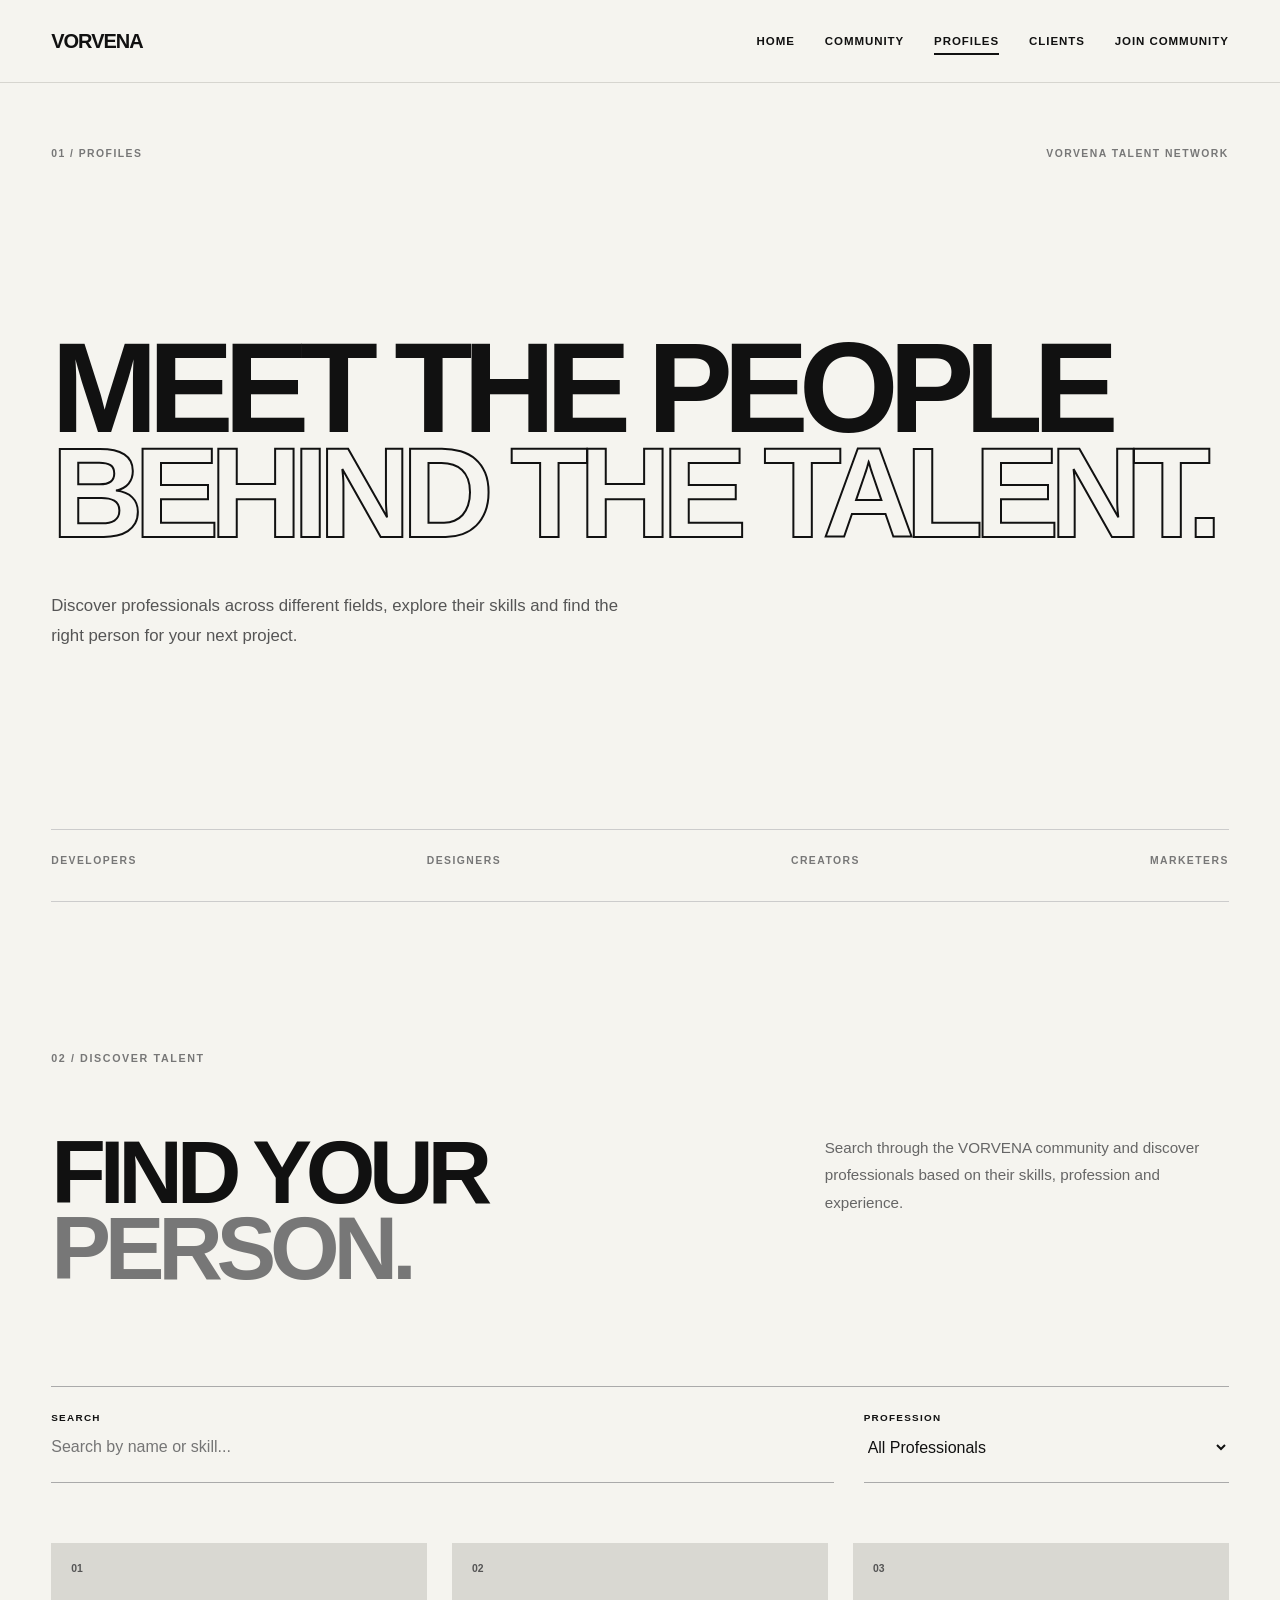
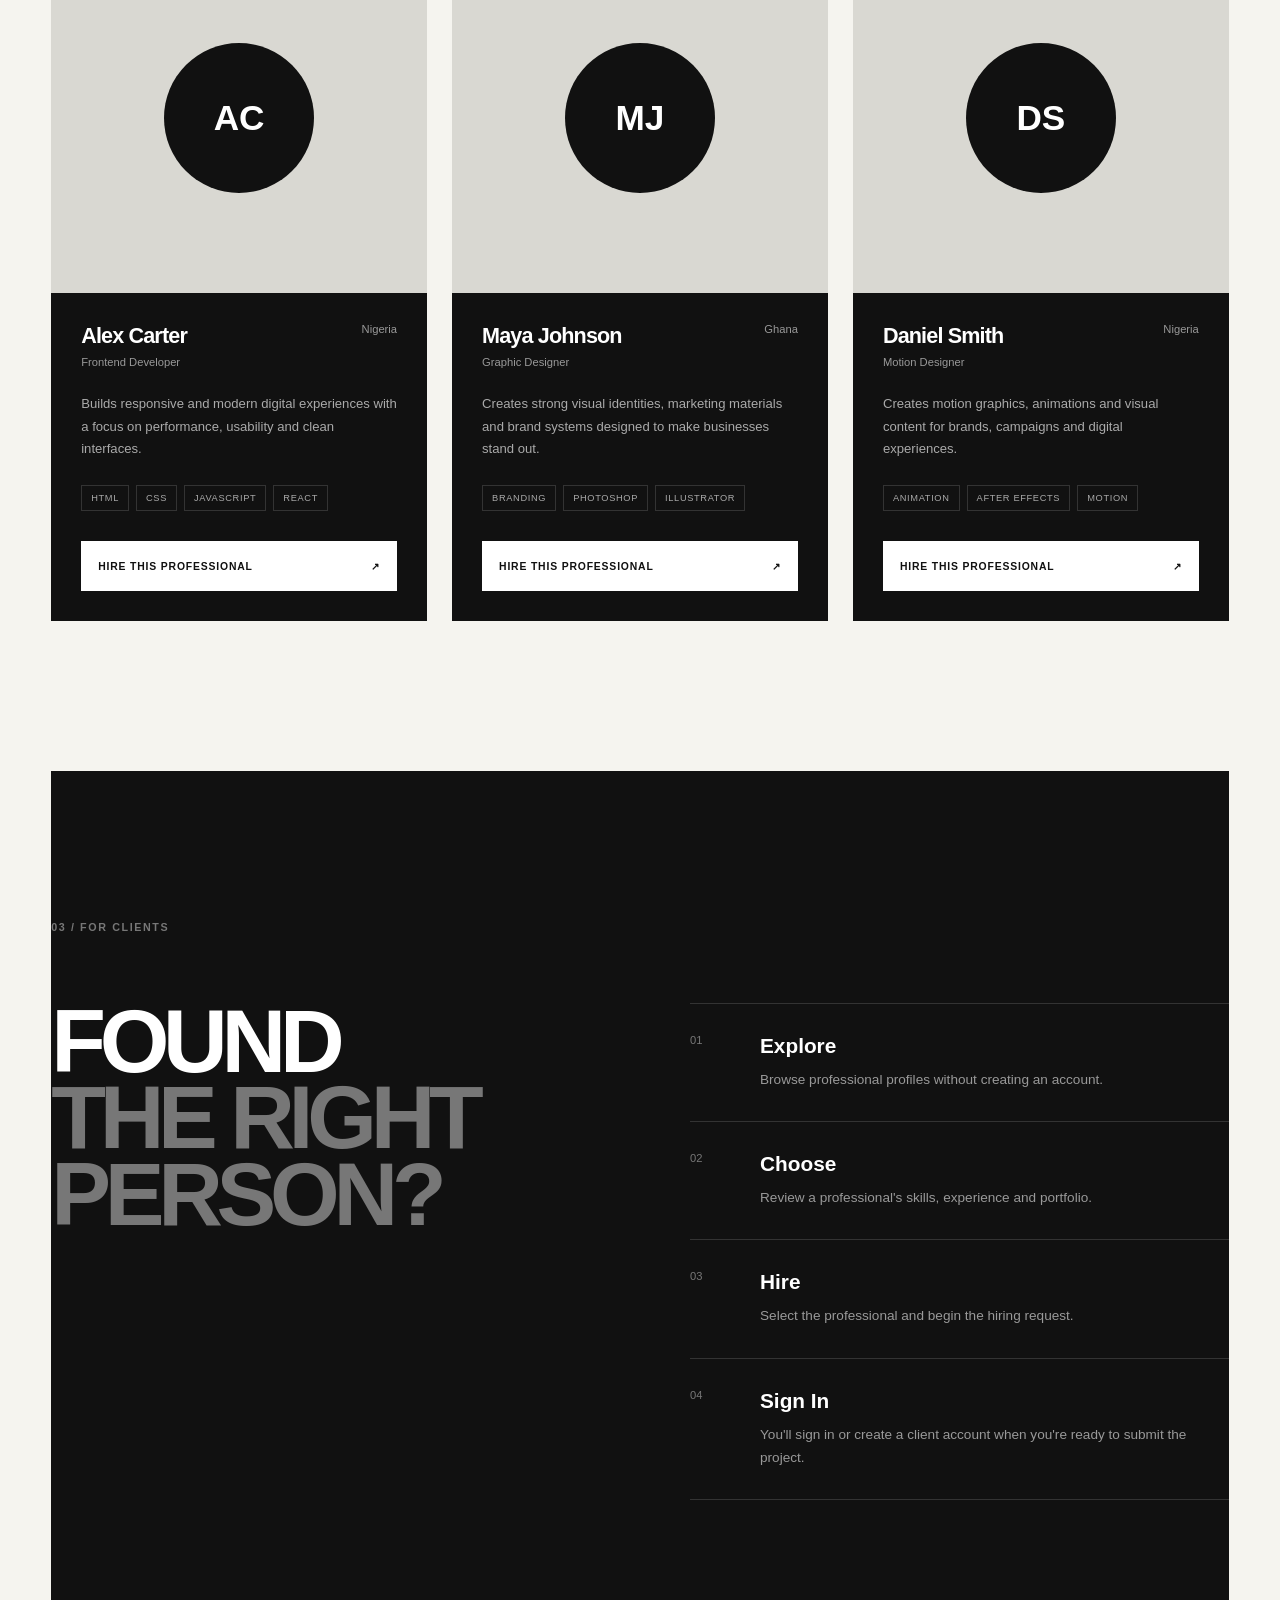
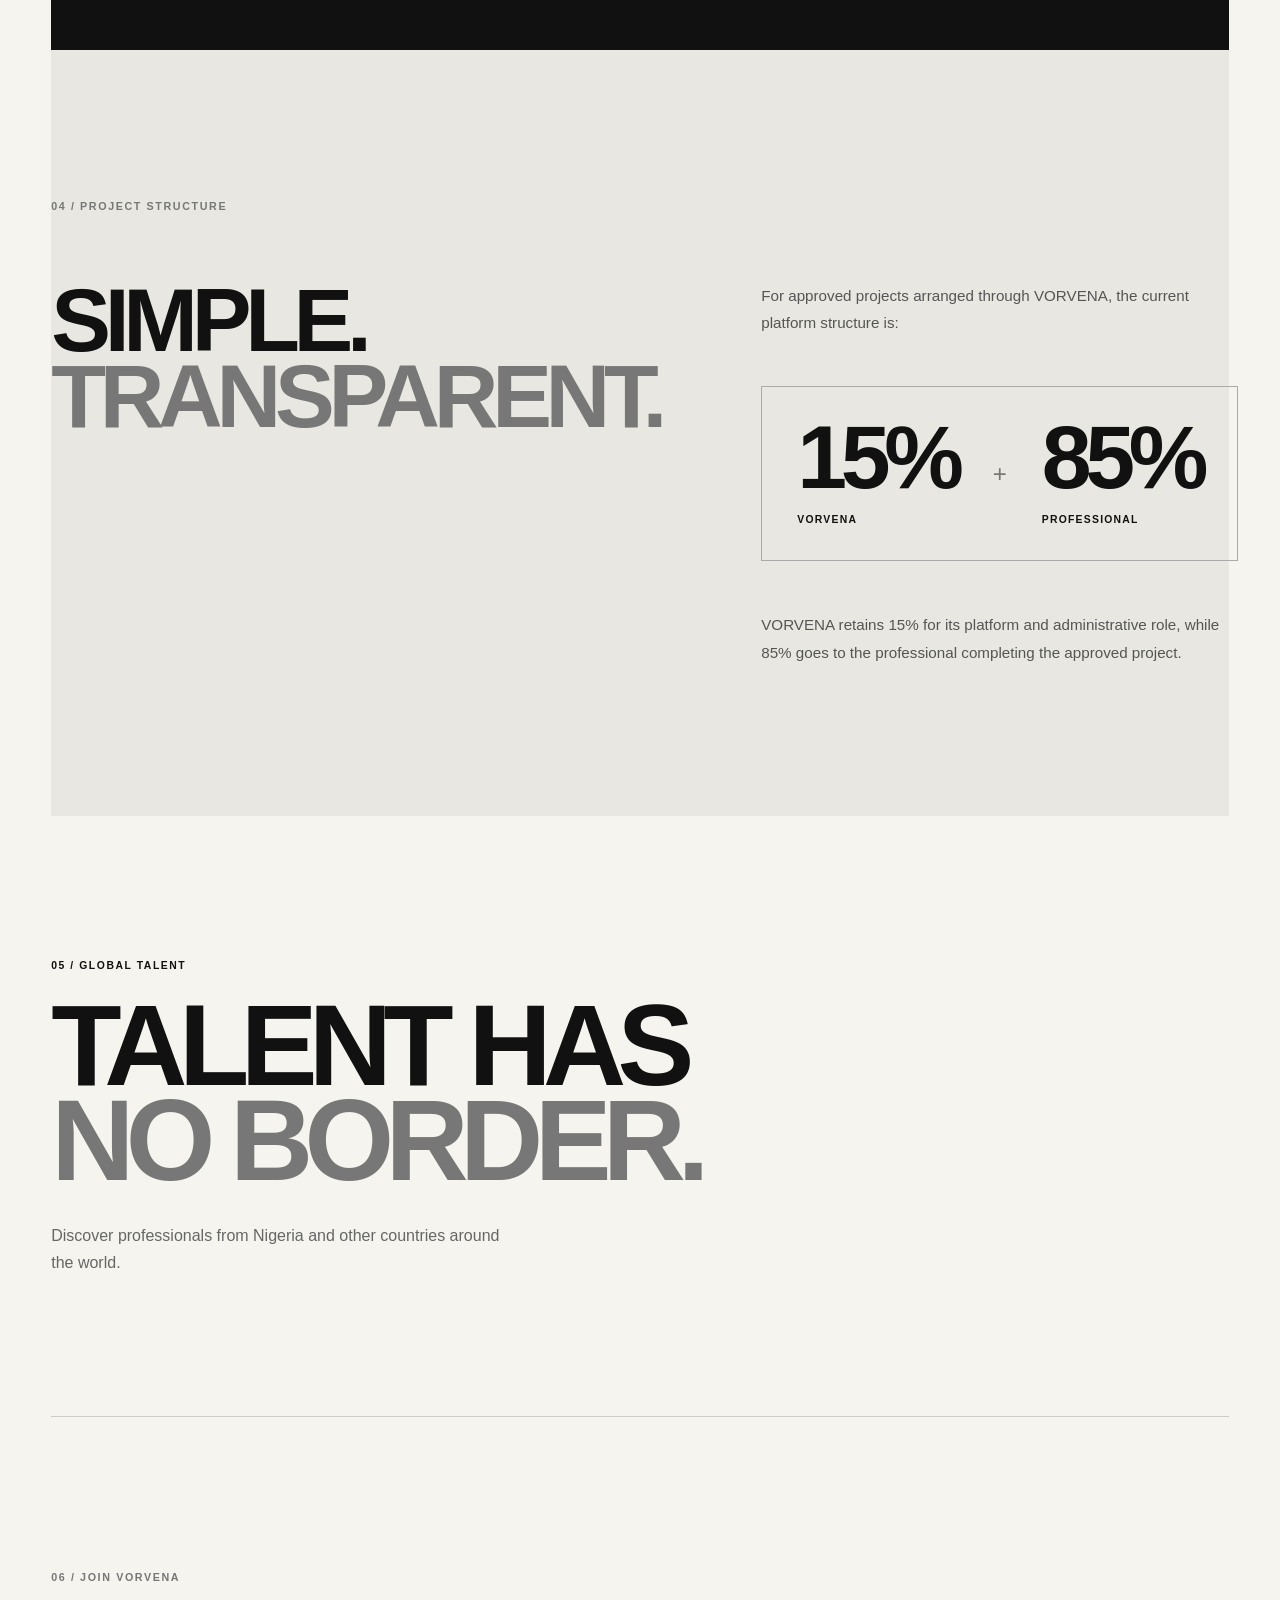
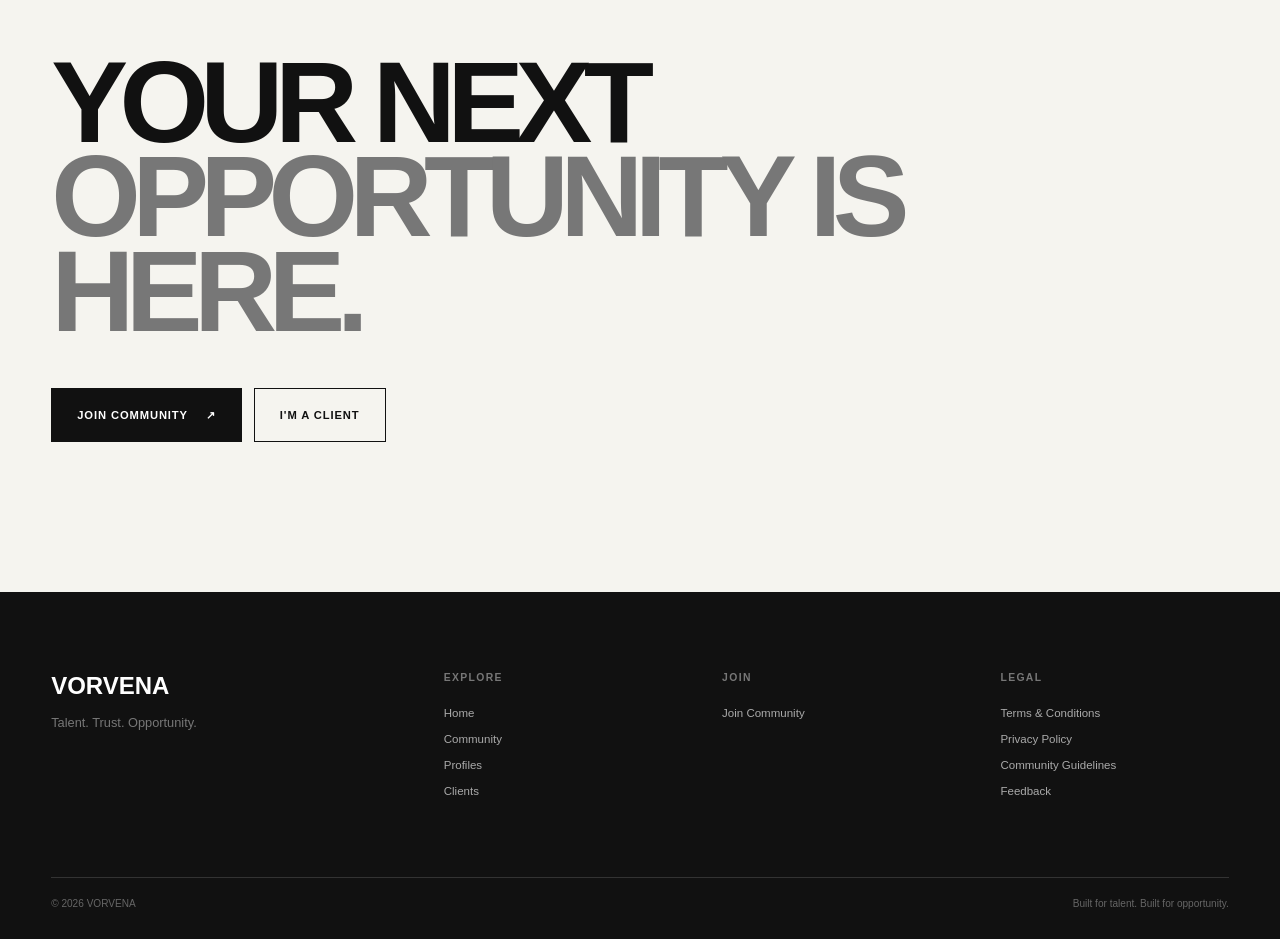
<file: profiles.html>
<!DOCTYPE html>
<html lang="en">

<head>
    <meta charset="UTF-8">
    <meta name="viewport" content="width=device-width, initial-scale=1.0">

    <title>Profiles | VORVENA</title>

    <link rel="stylesheet" href="profiles.css">
</head>

<body>

    <!-- ================= HEADER ================= -->

    <header class="site-header">

        <div class="nav-container">

            <a href="index.html" class="logo">
                VORVENA
            </a>

            <nav class="desktop-nav">

                <a href="index.html">Home</a>
                <a href="community.html">Community</a>
                <a href="profiles.html" class="active">Profiles</a>
                <a href="clients.html">Clients</a>
                <a href="join.html">Join Community</a>

            </nav>

            <button class="menu-btn" id="menuBtn" aria-label="Open menu">
                <span></span>
                <span></span>
            </button>

        </div>


        <!-- MOBILE NAV -->

        <nav class="mobile-nav" id="mobileNav">

            <a href="index.html">Home</a>
            <a href="community.html">Community</a>
            <a href="profiles.html" class="active">Profiles</a>
            <a href="clients.html">Clients</a>
            <a href="join.html">Join Community</a>

        </nav>

    </header>


    <!-- ================= MAIN ================= -->

    <main>


        <!-- ================= HERO ================= -->

        <section class="hero">

            <div class="hero-top">

                <span>01 / PROFILES</span>

                <span>
                    VORVENA TALENT NETWORK
                </span>

            </div>


            <div class="hero-content">

                <h1>
                    MEET THE PEOPLE
                    <span>BEHIND THE TALENT.</span>
                </h1>

                <p>
                    Discover professionals across different fields,
                    explore their skills and find the right person
                    for your next project.
                </p>

            </div>


            <div class="hero-bottom">

                <span>DEVELOPERS</span>
                <span>DESIGNERS</span>
                <span>CREATORS</span>
                <span>MARKETERS</span>

            </div>

        </section>



        <!-- ================= DISCOVER ================= -->

        <section class="discover-section">

            <div class="section-label">
                02 / DISCOVER TALENT
            </div>


            <div class="discover-header">

                <div>

                    <h2>
                        FIND YOUR
                        <span>PERSON.</span>
                    </h2>

                </div>


                <p>
                    Search through the VORVENA community and discover
                    professionals based on their skills, profession
                    and experience.
                </p>

            </div>


            <!-- SEARCH -->

            <div class="search-area">

                <div class="search-box">

                    <label for="searchInput">
                        SEARCH
                    </label>

                    <input
                        type="text"
                        id="searchInput"
                        placeholder="Search by name or skill..."
                    >

                </div>


                <div class="filter-box">

                    <label for="professionFilter">
                        PROFESSION
                    </label>

                    <select id="professionFilter">

                        <option value="all">
                            All Professionals
                        </option>

                        <option value="Frontend Developer">
                            Frontend Developer
                        </option>

                        <option value="Backend Developer">
                            Backend Developer
                        </option>

                        <option value="Full Stack Developer">
                            Full Stack Developer
                        </option>

                        <option value="Graphic Designer">
                            Graphic Designer
                        </option>

                        <option value="Motion Designer">
                            Motion Designer
                        </option>

                        <option value="UI/UX Designer">
                            UI/UX Designer
                        </option>

                        <option value="Digital Marketer">
                            Digital Marketer
                        </option>

                        <option value="Social Media Manager">
                            Social Media Manager
                        </option>

                        <option value="Writer">
                            Writer
                        </option>

                        <option value="Photographer">
                            Photographer
                        </option>

                        <option value="Other">
                            Other
                        </option>

                    </select>

                </div>

            </div>



            <!-- ================= PROFILE GRID ================= -->

            <div class="profiles-grid" id="profilesGrid">


                <!-- PROFILE 01 -->

                <article
                    class="profile-card"
                    data-name="Alex Carter"
                    data-profession="Frontend Developer"
                    data-skills="html css javascript react frontend"
                >

                    <div class="profile-image">

                        <div class="image-placeholder">
                            AC
                        </div>

                        <span class="profile-number">
                            01
                        </span>

                    </div>


                    <div class="profile-info">

                        <div class="profile-heading">

                            <div>

                                <h3>
                                    Alex Carter
                                </h3>

                                <span>
                                    Frontend Developer
                                </span>

                            </div>

                            <span class="location">
                                Nigeria
                            </span>

                        </div>


                        <p>
                            Builds responsive and modern digital
                            experiences with a focus on performance,
                            usability and clean interfaces.
                        </p>


                        <div class="skills">

                            <span>HTML</span>
                            <span>CSS</span>
                            <span>JavaScript</span>
                            <span>React</span>

                        </div>


                        <div class="profile-actions">

                            <button
                                class="hire-btn"
                                data-professional="Alex Carter"
                            >
                                Hire This Professional
                                <span>↗</span>
                            </button>

                        </div>

                    </div>

                </article>



                <!-- PROFILE 02 -->

                <article
                    class="profile-card"
                    data-name="Maya Johnson"
                    data-profession="Graphic Designer"
                    data-skills="graphic design branding photoshop illustrator"
                >

                    <div class="profile-image">

                        <div class="image-placeholder">
                            MJ
                        </div>

                        <span class="profile-number">
                            02
                        </span>

                    </div>


                    <div class="profile-info">

                        <div class="profile-heading">

                            <div>

                                <h3>
                                    Maya Johnson
                                </h3>

                                <span>
                                    Graphic Designer
                                </span>

                            </div>

                            <span class="location">
                                Ghana
                            </span>

                        </div>


                        <p>
                            Creates strong visual identities,
                            marketing materials and brand systems
                            designed to make businesses stand out.
                        </p>


                        <div class="skills">

                            <span>Branding</span>
                            <span>Photoshop</span>
                            <span>Illustrator</span>

                        </div>


                        <div class="profile-actions">

                            <button
                                class="hire-btn"
                                data-professional="Maya Johnson"
                            >
                                Hire This Professional
                                <span>↗</span>
                            </button>

                        </div>

                    </div>

                </article>



                <!-- PROFILE 03 -->

                <article
                    class="profile-card"
                    data-name="Daniel Smith"
                    data-profession="Motion Designer"
                    data-skills="motion graphics animation after effects video"
                >

                    <div class="profile-image">

                        <div class="image-placeholder">
                            DS
                        </div>

                        <span class="profile-number">
                            03
                        </span>

                    </div>


                    <div class="profile-info">

                        <div class="profile-heading">

                            <div>

                                <h3>
                                    Daniel Smith
                                </h3>

                                <span>
                                    Motion Designer
                                </span>

                            </div>

                            <span class="location">
                                Nigeria
                            </span>

                        </div>


                        <p>
                            Creates motion graphics, animations and
                            visual content for brands, campaigns
                            and digital experiences.
                        </p>


                        <div class="skills">

                            <span>Animation</span>
                            <span>After Effects</span>
                            <span>Motion</span>

                        </div>


                        <div class="profile-actions">

                            <button
                                class="hire-btn"
                                data-professional="Daniel Smith"
                            >
                                Hire This Professional
                                <span>↗</span>
                            </button>

                        </div>

                    </div>

                </article>

            </div>



            <!-- EMPTY STATE -->

            <div
                class="empty-state"
                id="emptyState"
            >

                <h3>
                    NO PROFESSIONALS FOUND.
                </h3>

                <p>
                    Try another search or profession.
                </p>

            </div>

        </section>



        <!-- ================= CLIENT FLOW ================= -->

        <section class="client-flow">

            <div class="section-label">
                03 / FOR CLIENTS
            </div>


            <div class="flow-grid">

                <div class="flow-heading">

                    <h2>
                        FOUND
                        <span>THE RIGHT PERSON?</span>
                    </h2>

                </div>


                <div class="flow-content">

                    <div class="flow-item">

                        <span>01</span>

                        <div>

                            <h3>
                                Explore
                            </h3>

                            <p>
                                Browse professional profiles without
                                creating an account.
                            </p>

                        </div>

                    </div>


                    <div class="flow-item">

                        <span>02</span>

                        <div>

                            <h3>
                                Choose
                            </h3>

                            <p>
                                Review a professional's skills,
                                experience and portfolio.
                            </p>

                        </div>

                    </div>


                    <div class="flow-item">

                        <span>03</span>

                        <div>

                            <h3>
                                Hire
                            </h3>

                            <p>
                                Select the professional and begin
                                the hiring request.
                            </p>

                        </div>

                    </div>


                    <div class="flow-item">

                        <span>04</span>

                        <div>

                            <h3>
                                Sign In
                            </h3>

                            <p>
                                You'll sign in or create a client
                                account when you're ready to submit
                                the project.
                            </p>

                        </div>

                    </div>

                </div>

            </div>

        </section>



        <!-- ================= PAYMENT ================= -->

        <section class="payment-section">

            <div class="section-label">
                04 / PROJECT STRUCTURE
            </div>


            <div class="payment-grid">

                <div>

                    <h2>
                        SIMPLE.
                        <span>TRANSPARENT.</span>
                    </h2>

                </div>


                <div class="payment-content">

                    <p>
                        For approved projects arranged through
                        VORVENA, the current platform structure is:
                    </p>


                    <div class="payment-box">

                        <div>

                            <strong>
                                15%
                            </strong>

                            <span>
                                VORVENA
                            </span>

                        </div>


                        <div class="plus">
                            +
                        </div>


                        <div>

                            <strong>
                                85%
                            </strong>

                            <span>
                                PROFESSIONAL
                            </span>

                        </div>

                    </div>


                    <p>
                        VORVENA retains 15% for its platform and
                        administrative role, while 85% goes to the
                        professional completing the approved project.
                    </p>

                </div>

            </div>

        </section>



        <!-- ================= GLOBAL ================= -->

        <section class="global-section">

            <div class="global-content">

                <span>
                    05 / GLOBAL TALENT
                </span>

                <h2>
                    TALENT HAS
                    <span>NO BORDER.</span>
                </h2>

                <p>
                    Discover professionals from Nigeria and other
                    countries around the world.
                </p>

            </div>

        </section>



        <!-- ================= CTA ================= -->

        <section class="final-cta">

            <span class="section-label">
                06 / JOIN VORVENA
            </span>


            <h2>
                YOUR NEXT
                <span>OPPORTUNITY IS HERE.</span>
            </h2>


            <div class="cta-actions">

                <a
                    href="join.html"
                    class="btn btn-dark"
                >
                    Join Community
                    <span>↗</span>
                </a>


                <a
                    href="clients.html"
                    class="btn btn-light"
                >
                    I'm a Client
                </a>

            </div>

        </section>

    </main>



    <!-- ================= FOOTER ================= -->

    <footer class="site-footer">

        <div class="footer-top">


            <div class="footer-brand">

                <a
                    href="index.html"
                    class="footer-logo"
                >
                    VORVENA
                </a>

                <p>
                    Talent. Trust. Opportunity.
                </p>

            </div>


            <div class="footer-column">

                <h4>
                    EXPLORE
                </h4>

                <a href="index.html">
                    Home
                </a>

                <a href="community.html">
                    Community
                </a>

                <a href="profiles.html">
                    Profiles
                </a>

                <a href="clients.html">
                    Clients
                </a>

            </div>


            <div class="footer-column">

                <h4>
                    JOIN
                </h4>

                <a href="join.html">
                    Join Community
                </a>

            </div>


            <div class="footer-column">

                <h4>
                    LEGAL
                </h4>

                <a href="terms.html">
                    Terms & Conditions
                </a>

                <a href="privacy.html">
                    Privacy Policy
                </a>

                <a href="guidelines.html">
                    Community Guidelines
                </a>

                <a href="feedback.html">
                    Feedback
                </a>

            </div>

        </div>


        <div class="footer-bottom">

            <span>
                © 2026 VORVENA
            </span>

            <span>
                Built for talent. Built for opportunity.
            </span>

        </div>

    </footer>



    <script src="profiles.js"></script>

</body>

</html>
</file>
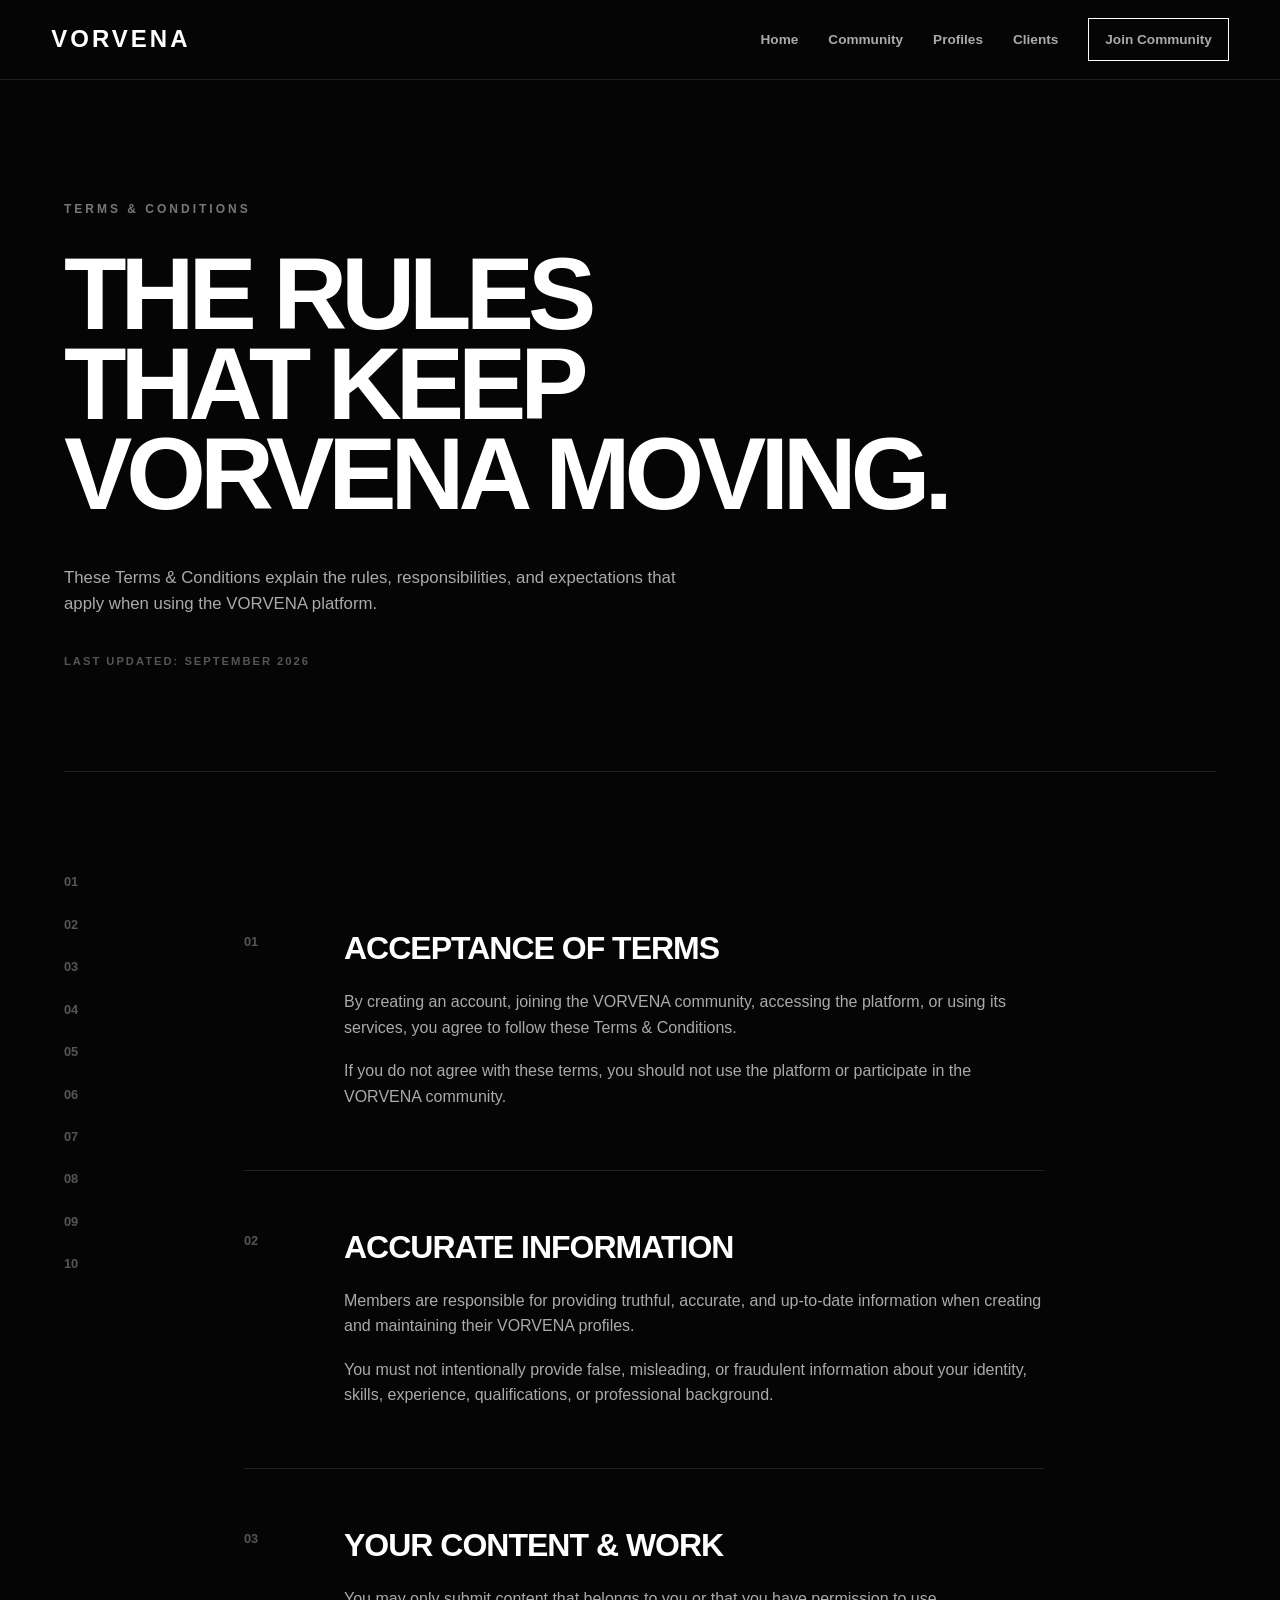
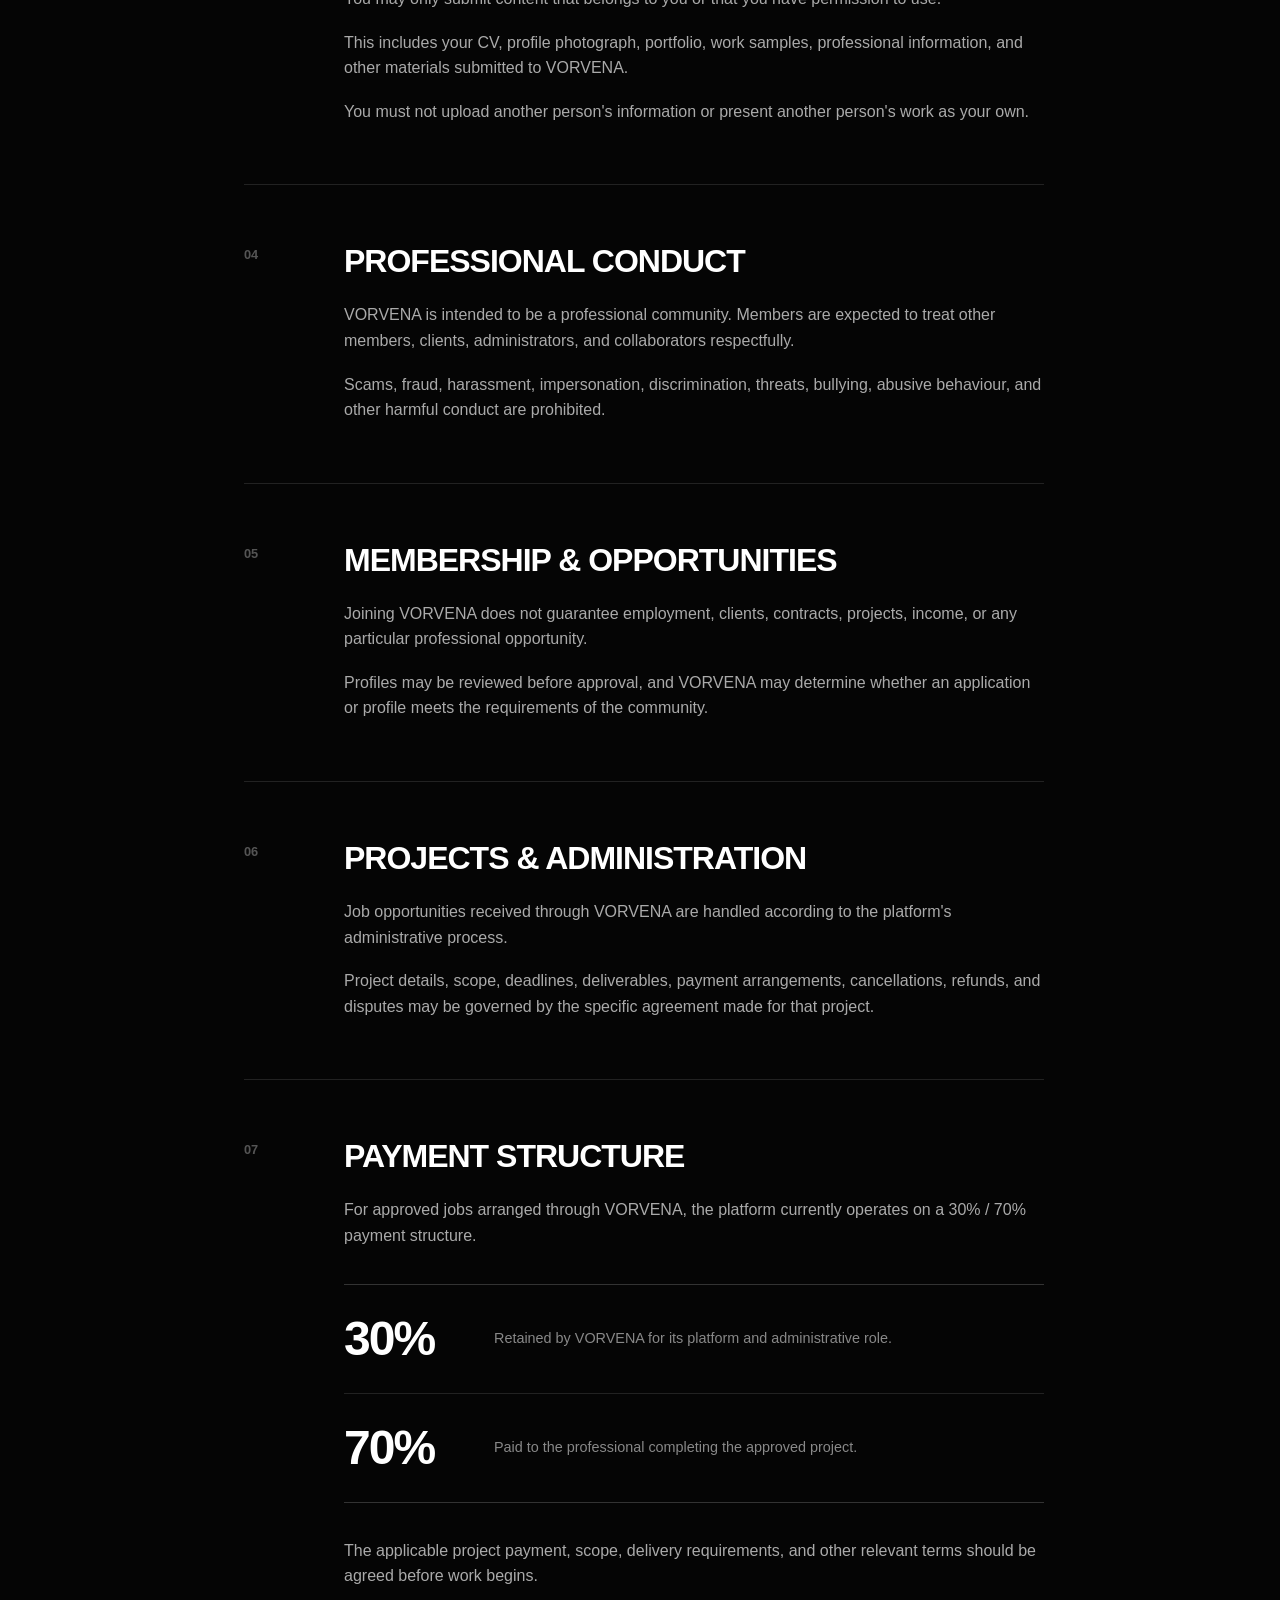
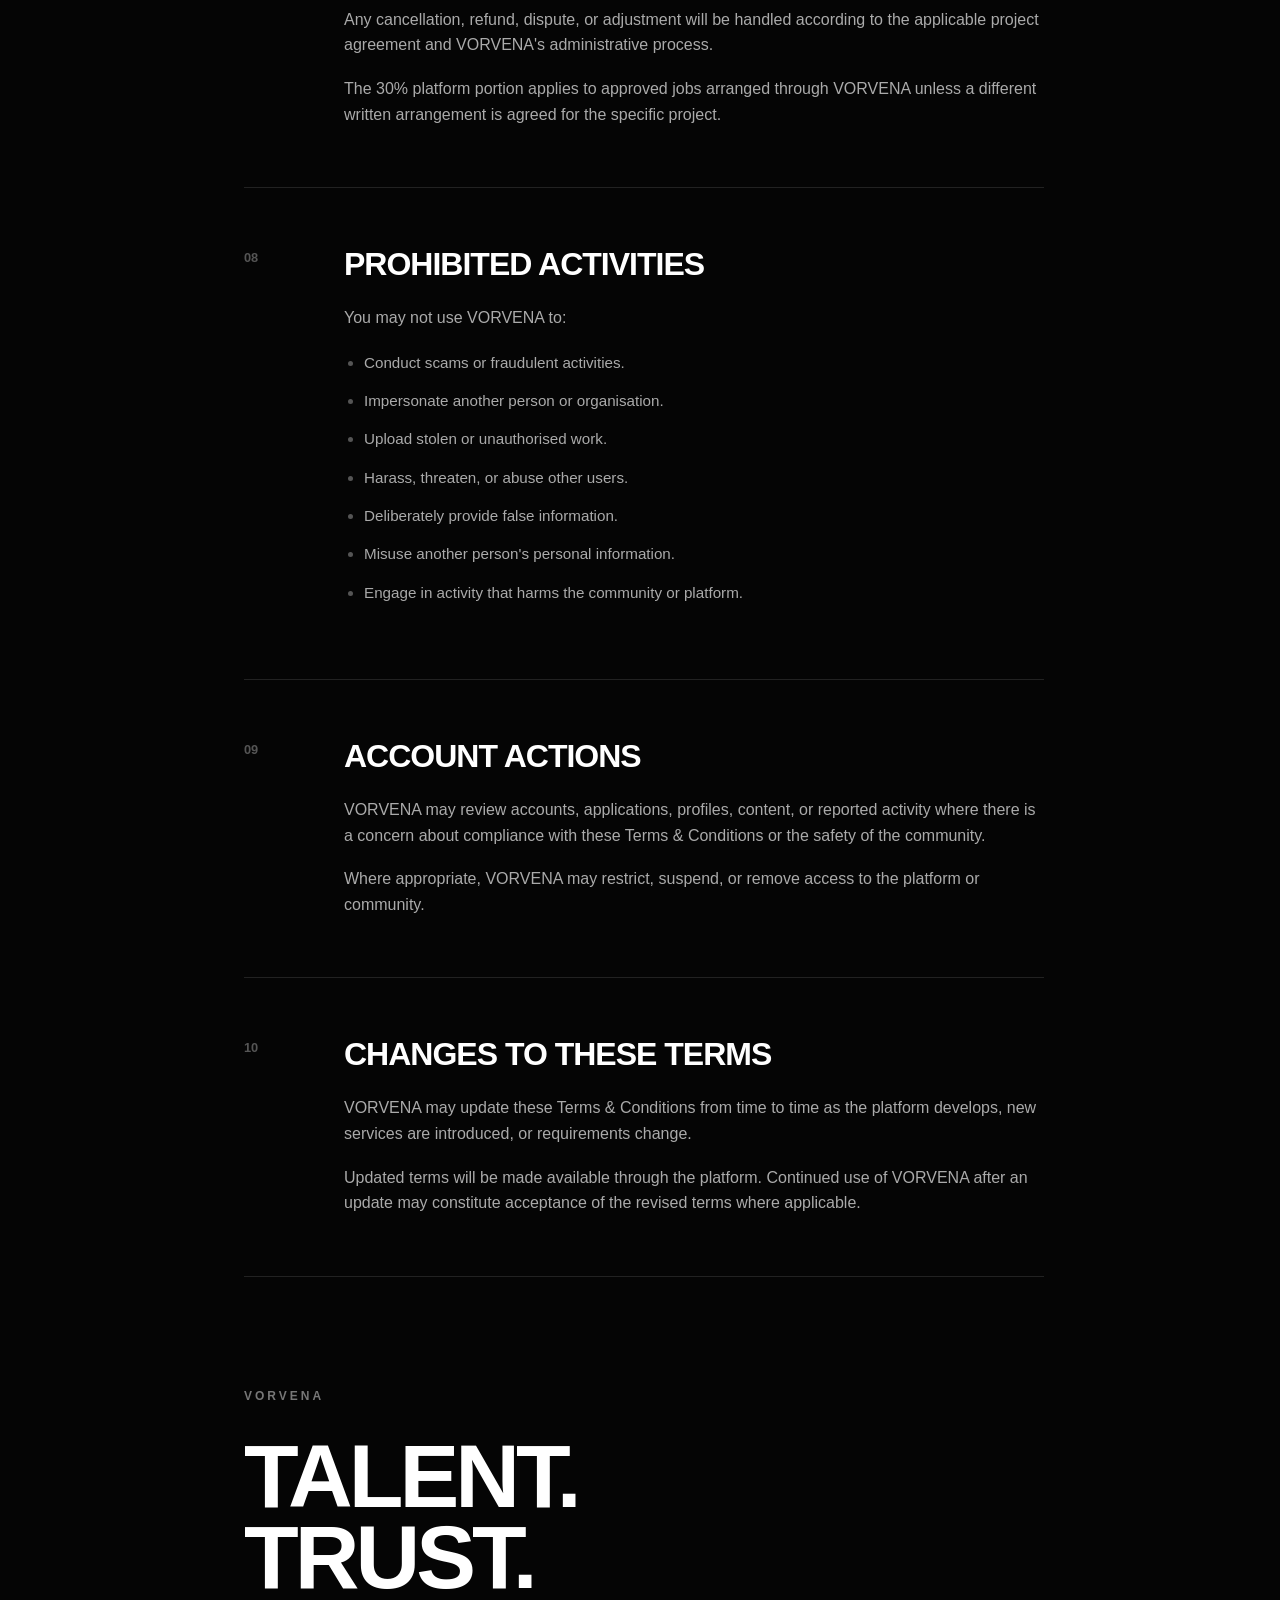
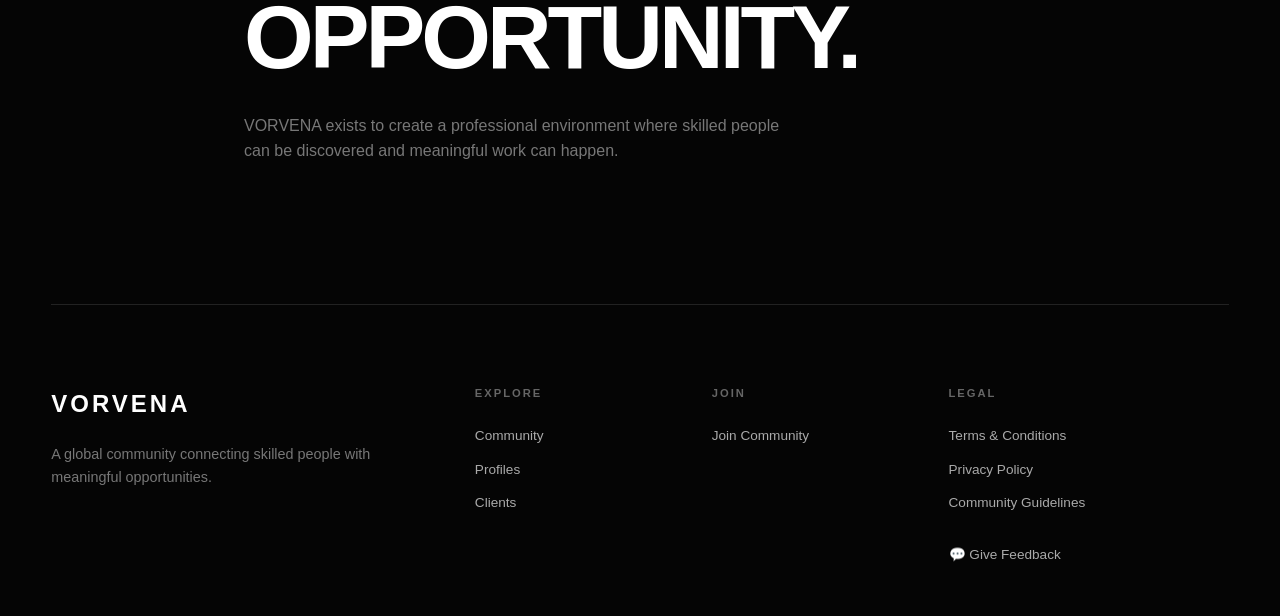
<file: terms.html>
<!DOCTYPE html>
<html lang="en">

<head>
    <meta charset="UTF-8">
    <meta name="viewport" content="width=device-width, initial-scale=1.0">

    <title>Terms & Conditions | VORVENA</title>

    <link rel="stylesheet" href="terms.css">
</head>

<body>

    <!-- ================= HEADER ================= -->

    <header class="header">

        <div class="nav-wrapper">

            <a href="index.html" class="logo">
                VORVENA
            </a>

            <nav class="nav" id="navLinks">

                <a href="index.html" class="nav-link">
                    Home
                </a>

                <a href="community.html" class="nav-link">
                    Community
                </a>

                <a href="profiles.html" class="nav-link">
                    Profiles
                </a>

                <a href="clients.html" class="nav-link">
                    Clients
                </a>

                <a href="join.html" class="nav-link join-link">
                    Join Community
                </a>


            </nav>

            <button
                class="menu-btn"
                id="menuBtn"
                type="button"
                aria-label="Open menu"
                aria-expanded="false">

                <span></span>
                <span></span>
                <span></span>

            </button>

        </div>

    </header>


    <!-- ================= MAIN ================= -->

    <main>

        <!-- HERO -->

        <section class="terms-hero">

            <div class="hero-label">
                TERMS & CONDITIONS
            </div>

            <h1>
                THE RULES<br>
                THAT KEEP<br>
                VORVENA MOVING.
            </h1>

            <p>
                These Terms & Conditions explain the rules,
                responsibilities, and expectations that apply
                when using the VORVENA platform.
            </p>

            <div class="updated">
                LAST UPDATED: SEPTEMBER 2026
            </div>

        </section>


        <!-- CONTENT -->

        <section class="terms-content">

            <aside class="terms-sidebar">

                <span>01</span>
                <span>02</span>
                <span>03</span>
                <span>04</span>
                <span>05</span>
                <span>06</span>
                <span>07</span>
                <span>08</span>
                <span>09</span>
                <span>10</span>

            </aside>


            <div class="terms-article">


                <!-- 01 -->

                <article class="terms-section">

                    <div class="section-number">
                        01
                    </div>

                    <div>

                        <h2>ACCEPTANCE OF TERMS</h2>

                        <p>
                            By creating an account, joining the VORVENA
                            community, accessing the platform, or using
                            its services, you agree to follow these
                            Terms & Conditions.
                        </p>

                        <p>
                            If you do not agree with these terms, you
                            should not use the platform or participate
                            in the VORVENA community.
                        </p>

                    </div>

                </article>


                <!-- 02 -->

                <article class="terms-section">

                    <div class="section-number">
                        02
                    </div>

                    <div>

                        <h2>ACCURATE INFORMATION</h2>

                        <p>
                            Members are responsible for providing
                            truthful, accurate, and up-to-date
                            information when creating and maintaining
                            their VORVENA profiles.
                        </p>

                        <p>
                            You must not intentionally provide false,
                            misleading, or fraudulent information about
                            your identity, skills, experience,
                            qualifications, or professional background.
                        </p>

                    </div>

                </article>


                <!-- 03 -->

                <article class="terms-section">

                    <div class="section-number">
                        03
                    </div>

                    <div>

                        <h2>YOUR CONTENT & WORK</h2>

                        <p>
                            You may only submit content that belongs
                            to you or that you have permission to use.
                        </p>

                        <p>
                            This includes your CV, profile photograph,
                            portfolio, work samples, professional
                            information, and other materials submitted
                            to VORVENA.
                        </p>

                        <p>
                            You must not upload another person's
                            information or present another person's
                            work as your own.
                        </p>

                    </div>

                </article>


                <!-- 04 -->

                <article class="terms-section">

                    <div class="section-number">
                        04
                    </div>

                    <div>

                        <h2>PROFESSIONAL CONDUCT</h2>

                        <p>
                            VORVENA is intended to be a professional
                            community. Members are expected to treat
                            other members, clients, administrators,
                            and collaborators respectfully.
                        </p>

                        <p>
                            Scams, fraud, harassment, impersonation,
                            discrimination, threats, bullying, abusive
                            behaviour, and other harmful conduct are
                            prohibited.
                        </p>

                    </div>

                </article>


                <!-- 05 -->

                <article class="terms-section">

                    <div class="section-number">
                        05
                    </div>

                    <div>

                        <h2>MEMBERSHIP & OPPORTUNITIES</h2>

                        <p>
                            Joining VORVENA does not guarantee employment,
                            clients, contracts, projects, income, or any
                            particular professional opportunity.
                        </p>

                        <p>
                            Profiles may be reviewed before approval,
                            and VORVENA may determine whether an
                            application or profile meets the requirements
                            of the community.
                        </p>

                    </div>

                </article>


                <!-- 06 -->

                <article class="terms-section">

                    <div class="section-number">
                        06
                    </div>

                    <div>

                        <h2>PROJECTS & ADMINISTRATION</h2>

                        <p>
                            Job opportunities received through VORVENA
                            are handled according to the platform's
                            administrative process.
                        </p>

                        <p>
                            Project details, scope, deadlines, deliverables,
                            payment arrangements, cancellations, refunds,
                            and disputes may be governed by the specific
                            agreement made for that project.
                        </p>

                    </div>

                </article>


                <!-- 07 -->

                <article class="terms-section payment-section">

                    <div class="section-number">
                        07
                    </div>

                    <div>

                        <h2>PAYMENT STRUCTURE</h2>

                        <p>
                            For approved jobs arranged through VORVENA,
                            the platform currently operates on a
                            30% / 70% payment structure.
                        </p>


                        <div class="payment-box">

                            <div class="payment-item">

                                <strong>30%</strong>

                                <span>
                                    Retained by VORVENA for its
                                    platform and administrative role.
                                </span>

                            </div>


                            <div class="payment-item">

                                <strong>70%</strong>

                                <span>
                                    Paid to the professional completing
                                    the approved project.
                                </span>

                            </div>

                        </div>


                        <p>
                            The applicable project payment, scope,
                            delivery requirements, and other relevant
                            terms should be agreed before work begins.
                        </p>

                        <p>
                            Any cancellation, refund, dispute, or
                            adjustment will be handled according to
                            the applicable project agreement and
                            VORVENA's administrative process.
                        </p>

                        <p>
                            The 30% platform portion applies to approved
                            jobs arranged through VORVENA unless a
                            different written arrangement is agreed
                            for the specific project.
                        </p>

                    </div>

                </article>


                <!-- 08 -->

                <article class="terms-section">

                    <div class="section-number">
                        08
                    </div>

                    <div>

                        <h2>PROHIBITED ACTIVITIES</h2>

                        <p>
                            You may not use VORVENA to:
                        </p>

                        <ul>

                            <li>
                                Conduct scams or fraudulent activities.
                            </li>

                            <li>
                                Impersonate another person or organisation.
                            </li>

                            <li>
                                Upload stolen or unauthorised work.
                            </li>

                            <li>
                                Harass, threaten, or abuse other users.
                            </li>

                            <li>
                                Deliberately provide false information.
                            </li>

                            <li>
                                Misuse another person's personal information.
                            </li>

                            <li>
                                Engage in activity that harms the
                                community or platform.
                            </li>

                        </ul>

                    </div>

                </article>


                <!-- 09 -->

                <article class="terms-section">

                    <div class="section-number">
                        09
                    </div>

                    <div>

                        <h2>ACCOUNT ACTIONS</h2>

                        <p>
                            VORVENA may review accounts, applications,
                            profiles, content, or reported activity
                            where there is a concern about compliance
                            with these Terms & Conditions or the safety
                            of the community.
                        </p>

                        <p>
                            Where appropriate, VORVENA may restrict,
                            suspend, or remove access to the platform
                            or community.
                        </p>

                    </div>

                </article>


                <!-- 10 -->

                <article class="terms-section">

                    <div class="section-number">
                        10
                    </div>

                    <div>

                        <h2>CHANGES TO THESE TERMS</h2>

                        <p>
                            VORVENA may update these Terms & Conditions
                            from time to time as the platform develops,
                            new services are introduced, or requirements
                            change.
                        </p>

                        <p>
                            Updated terms will be made available through
                            the platform. Continued use of VORVENA after
                            an update may constitute acceptance of the
                            revised terms where applicable.
                        </p>

                    </div>

                </article>


                <!-- FINAL -->

                <section class="terms-final">

                    <span>
                        VORVENA
                    </span>

                    <h2>
                        TALENT.<br>
                        TRUST.<br>
                        OPPORTUNITY.
                    </h2>

                    <p>
                        VORVENA exists to create a professional
                        environment where skilled people can be
                        discovered and meaningful work can happen.
                    </p>

                </section>

            </div>

        </section>

    </main>


    <!-- ================= FOOTER ================= -->

    <footer class="footer">

        <div class="footer-brand">

            <h2>VORVENA</h2>

            <p>
                A global community connecting skilled people
                with meaningful opportunities.
            </p>

        </div>


        <div class="footer-column">

            <h3>EXPLORE</h3>

            <a href="community.html">
                Community
            </a>

            <a href="profiles.html">
                Profiles
            </a>

            <a href="clients.html">
                Clients
            </a>

        </div>


        <div class="footer-column">

            <h3>JOIN</h3>

            <a href="join.html">
                Join Community
            </a>


        </div>


        <div class="footer-column">

            <h3>LEGAL</h3>

            <a href="terms.html">
                Terms & Conditions
            </a>

            <a href="privacy.html">
                Privacy Policy
            </a>

            <a href="guidelines.html">
                Community Guidelines
            </a>

            <a href="feedback.html" class="feedback-link">
                💬 Give Feedback
            </a>

        </div>

    </footer>


    <script src="terms.js"></script>

</body>

</html>
</file>
<file: index.css>
* {
    margin: 0;
    padding: 0;
    box-sizing: border-box;
}

:root {
    --black: #080808;
    --white: #ffffff;
    --off-white: #f5f5f2;
    --gray: #8c8c8c;
    --light-gray: #deded8;
    --border: #252525;
}

html {
    scroll-behavior: smooth;
}

body {
    background: var(--off-white);
    color: var(--black);
    font-family: Arial, Helvetica, sans-serif;
    overflow-x: hidden;
}

a {
    color: inherit;
    text-decoration: none;
}


/* =====================================================
   NAVBAR
   ===================================================== */

.navbar {
    width: 100%;
    background: var(--off-white);
    border-bottom: 1px solid #d8d8d3;
    position: relative;
    z-index: 1000;
}

.nav-wrapper {
    width: min(1400px, 92%);
    min-height: 82px;
    margin: auto;

    display: flex;
    align-items: center;
    justify-content: space-between;
}

.logo {
    font-size: 25px;
    font-weight: 900;
    letter-spacing: -1.5px;
}

.nav-links {
    display: flex;
    align-items: center;
    gap: 34px;
}

.nav-link {
    position: relative;

    font-size: 13px;
    font-weight: 700;
    text-transform: uppercase;
    letter-spacing: .5px;

    padding: 10px 0;

    transition: .25s ease;
}

.nav-link::after {
    content: "";

    position: absolute;
    left: 0;
    bottom: 0;

    width: 0;
    height: 2px;

    background: var(--black);

    transition: width .25s ease;
}

.nav-link:hover::after,
.nav-link.active::after {
    width: 100%;
}

.nav-link.active {
    font-weight: 900;
}

.join-link {
    border: 1px solid var(--black);
    padding: 12px 17px;
}

.join-link::after {
    display: none;
}

.join-link:hover {
    background: var(--black);
    color: var(--white);
}

.menu-btn {
    display: none;

    border: 0;
    background: transparent;

    width: 42px;
    height: 42px;

    cursor: pointer;

    flex-direction: column;
    justify-content: center;
    gap: 5px;
}

.menu-btn span {
    width: 24px;
    height: 2px;
    background: var(--black);

    transition: .3s ease;
}


/* =====================================================
   HERO
   ===================================================== */

.hero {
    width: min(1400px, 92%);
    min-height: 690px;

    margin: auto;

    display: grid;
    grid-template-columns: 1.05fr .95fr;

    align-items: center;
    gap: 70px;

    padding: 90px 0;
}

.hero-left {
    max-width: 720px;
}

.eyebrow,
.section-tag {
    display: flex;
    align-items: center;
    gap: 12px;

    font-size: 11px;
    font-weight: 800;
    letter-spacing: 1.8px;
}

.eyebrow span {
    width: 7px;
    height: 7px;
    border-radius: 50%;
    background: var(--black);
}

.hero h1 {
    margin-top: 28px;

    font-size: clamp(65px, 7.2vw, 115px);
    line-height: .86;
    letter-spacing: -6px;
    font-weight: 900;
}

.hero h1 em {
    font-family: Georgia, serif;
    font-weight: 400;
    letter-spacing: -7px;
}

.hero-description {
    max-width: 520px;

    margin-top: 38px;

    font-size: 17px;
    line-height: 1.7;
    color: #555;
}

.hero-actions {
    display: flex;
    align-items: center;
    gap: 14px;

    margin-top: 35px;
}

.primary-btn,
.secondary-btn {
    min-height: 52px;

    display: inline-flex;
    align-items: center;
    justify-content: center;
    gap: 25px;

    padding: 0 22px;

    font-size: 12px;
    font-weight: 800;
    text-transform: uppercase;
    letter-spacing: .8px;

    transition: .3s ease;
}

.primary-btn {
    background: var(--black);
    color: var(--white);
}

.primary-btn:hover {
    transform: translateY(-3px);
}

.primary-btn span {
    font-size: 18px;
}

.secondary-btn {
    border: 1px solid #aaa;
}

.secondary-btn:hover {
    background: var(--black);
    color: var(--white);
    border-color: var(--black);
}

.hero-note {
    display: flex;
    align-items: center;
    gap: 8px;

    margin-top: 25px;

    color: #777;
    font-size: 11px;
    text-transform: uppercase;
    letter-spacing: .8px;
}

.status-dot {
    width: 7px;
    height: 7px;
    border-radius: 50%;
    background: var(--black);
}


/* =====================================================
   HERO VISUAL
   ===================================================== */

.hero-right {
    display: flex;
    justify-content: center;
}

.visual-frame {
    width: min(520px, 100%);
    aspect-ratio: 1 / 1;

    position: relative;

    border: 1px solid #bcbcb6;

    overflow: hidden;
}

.frame-line {
    position: absolute;

    width: 80px;
    height: 1px;

    background: var(--black);
}

.line-top {
    top: 24px;
    right: 24px;
}

.line-bottom {
    bottom: 24px;
    left: 24px;
}

.visual-number {
    position: absolute;

    top: 25px;
    left: 25px;

    font-size: 11px;
    font-weight: 800;
}

.visual-center {
    width: 75%;
    aspect-ratio: 1;

    position: absolute;
    left: 50%;
    top: 50%;

    transform: translate(-50%, -50%);

    display: flex;
    align-items: center;
    justify-content: center;
}

.circle {
    position: absolute;

    border: 1px solid #aaa;
    border-radius: 50%;
}

.circle-one {
    width: 70%;
    height: 70%;
}

.circle-two {
    width: 100%;
    height: 100%;
    border-style: dashed;
}

.v-mark {
    width: 130px;
    height: 130px;

    display: flex;
    align-items: center;
    justify-content: center;

    background: var(--black);
    color: var(--white);

    border-radius: 50%;

    font-size: 60px;
    font-weight: 900;
}

.visual-word {
    position: absolute;

    right: 25px;
    bottom: 25px;

    font-size: 11px;
    font-weight: 900;
    letter-spacing: 2px;

    writing-mode: vertical-rl;
}

.visual-corner {
    position: absolute;

    left: 25px;
    bottom: 25px;

    font-size: 8px;
    font-weight: 800;
    line-height: 1.5;
    letter-spacing: 1px;
}


/* =====================================================
   MARQUEE
   ===================================================== */

.marquee {
    width: 100%;

    overflow: hidden;

    border-top: 1px solid var(--black);
    border-bottom: 1px solid var(--black);

    padding: 20px 0;

    background: var(--black);
    color: var(--white);
}

.marquee-track {
    width: max-content;

    display: flex;
    align-items: center;
    gap: 35px;

    animation: marquee 25s linear infinite;
}

.marquee span {
    font-size: 13px;
    font-weight: 800;
    letter-spacing: 2px;
}

.marquee i {
    font-style: normal;
    font-size: 12px;
}

@keyframes marquee {

    from {
        transform: translateX(0);
    }

    to {
        transform: translateX(-50%);
    }
}


/* =====================================================
   INTRO
   ===================================================== */

.intro {
    width: min(1400px, 92%);
    margin: auto;

    padding: 130px 0;
}

.section-tag span {
    font-size: 10px;
    color: #888;
}

.intro-content {
    margin-top: 65px;

    display: grid;
    grid-template-columns: 1.4fr .6fr;
    gap: 100px;
}

.intro h2 {
    max-width: 850px;

    font-size: clamp(45px, 5vw, 78px);
    line-height: 1;
    letter-spacing: -4px;
}

.intro h2 span {
    font-family: Georgia, serif;
    font-weight: 400;
}

.intro-side {
    padding-top: 10px;
}

.intro-side p {
    font-size: 15px;
    line-height: 1.8;
    color: #666;
}

.arrow-link,
.feature-card a,
.text-link {
    display: inline-flex;
    align-items: center;
    gap: 18px;

    margin-top: 30px;

    font-size: 11px;
    font-weight: 800;
    text-transform: uppercase;
    letter-spacing: .8px;

    border-bottom: 1px solid var(--black);
    padding-bottom: 7px;
}


/* =====================================================
   FEATURES
   ===================================================== */

.features {
    width: min(1400px, 92%);
    margin: auto;

    padding-bottom: 130px;
}

.feature-grid {
    margin-top: 60px;

    display: grid;
    grid-template-columns: repeat(3, 1fr);

    border-top: 1px solid #bbb;
    border-bottom: 1px solid #bbb;
}

.feature-card {
    min-height: 470px;

    padding: 35px;

    border-right: 1px solid #bbb;

    display: flex;
    flex-direction: column;
}

.feature-card:last-child {
    border-right: 0;
}

.feature-top {
    display: flex;
    justify-content: space-between;

    font-size: 10px;
    font-weight: 800;
    letter-spacing: 1px;
}

.feature-top span:first-child {
    color: #888;
}

.feature-icon {
    margin-top: 70px;

    font-size: 55px;
    font-weight: 200;
}

.feature-card h3 {
    margin-top: 25px;

    font-size: 28px;
    letter-spacing: -1.5px;
}

.feature-card p {
    margin-top: 17px;

    color: #666;
    font-size: 14px;
    line-height: 1.7;
}

.feature-card a {
    margin-top: auto;
    align-self: flex-start;
}

.featured-card {
    background: var(--black);
    color: var(--white);
}

.featured-card p {
    color: #aaa;
}

.featured-card a {
    border-color: var(--white);
}


/* =====================================================
   GLOBAL
   ===================================================== */

.global {
    width: 100%;

    min-height: 650px;

    padding: 100px max(4%, calc((100% - 1400px) / 2));

    display: grid;
    grid-template-columns: 1fr 1fr;

    align-items: center;

    background: var(--black);
    color: var(--white);
}

.light-tag span {
    color: #777;
}

.global h2 {
    margin-top: 55px;

    font-size: clamp(55px, 6vw, 95px);
    line-height: .9;
    letter-spacing: -5px;
}

.global h2 span {
    font-family: Georgia, serif;
    font-weight: 400;
}

.global-left p {
    max-width: 480px;

    margin-top: 35px;

    color: #aaa;
    line-height: 1.8;
    font-size: 15px;
}

.light-link {
    display: inline-block;

    margin-top: 30px;

    padding-bottom: 7px;

    border-bottom: 1px solid white;

    font-size: 11px;
    font-weight: 800;
    text-transform: uppercase;
    letter-spacing: 1px;
}

.global-right {
    display: flex;
    justify-content: center;
}

.world-orbit {
    width: min(480px, 80vw);
    aspect-ratio: 1;

    position: relative;

    display: flex;
    align-items: center;
    justify-content: center;
}

.orbit-ring {
    position: absolute;

    border: 1px solid #444;
    border-radius: 50%;
}

.ring-one {
    width: 100%;
    height: 100%;
}

.ring-two {
    width: 70%;
    height: 70%;
}

.ring-three {
    width: 40%;
    height: 40%;
}

.world-v {
    width: 130px;
    height: 130px;

    border: 1px solid #777;
    border-radius: 50%;

    display: flex;
    align-items: center;
    justify-content: center;

    font-size: 55px;
    font-weight: 900;
}

.location {
    position: absolute;

    width: 35px;
    height: 35px;

    display: flex;
    align-items: center;
    justify-content: center;

    border: 1px solid #555;
    border-radius: 50%;

    font-size: 8px;
    font-weight: 800;
}

.location-one {
    top: 10%;
    left: 18%;
}

.location-two {
    top: 20%;
    right: 10%;
}

.location-three {
    bottom: 12%;
    right: 18%;
}

.location-four {
    bottom: 22%;
    left: 8%;
}


/* =====================================================
   CTA
   ===================================================== */

.final-cta {
    width: min(1100px, 92%);
    margin: auto;

    text-align: center;

    padding: 150px 0;
}

.cta-number {
    font-size: 11px;
    font-weight: 800;
    color: #888;
}

.final-cta h2 {
    margin-top: 35px;

    font-size: clamp(55px, 8vw, 110px);
    line-height: .9;
    letter-spacing: -6px;
}

.final-cta h2 span {
    font-family: Georgia, serif;
    font-weight: 400;
}

.final-cta p {
    margin-top: 30px;

    color: #777;
}

.cta-btn {
    display: inline-flex;
    align-items: center;
    gap: 30px;

    margin-top: 35px;

    padding: 17px 25px;

    background: var(--black);
    color: var(--white);

    font-size: 11px;
    font-weight: 800;
    text-transform: uppercase;
    letter-spacing: 1px;

    transition: .3s ease;
}

.cta-btn:hover {
    transform: translateY(-4px);
}


/* =====================================================
   FOOTER
   ===================================================== */

.footer {
    background: #050505;
    color: white;

    padding: 80px max(4%, calc((100% - 1400px) / 2)) 25px;
}

.footer-top {
    display: grid;
    grid-template-columns: 2fr repeat(3, 1fr);

    gap: 50px;

    padding-bottom: 70px;
}

.footer-logo {
    font-size: 27px;
    font-weight: 900;
    letter-spacing: -1.5px;
}

.footer-brand p {
    margin-top: 25px;

    color: #777;
    line-height: 1.7;
    font-size: 13px;
}

.footer-column {
    display: flex;
    flex-direction: column;
    gap: 16px;
}

.footer-column h4 {
    margin-bottom: 12px;

    color: #666;

    font-size: 9px;
    letter-spacing: 1.5px;
}

.footer-column a {
    color: #bbb;

    font-size: 12px;

    transition: .2s ease;
}

.footer-column a:hover {
    color: white;
}


/* FEEDBACK */

.feedback {
    border-top: 1px solid #222;
    border-bottom: 1px solid #222;

    padding: 35px 0;

    display: flex;
    align-items: center;
    justify-content: space-between;
    gap: 30px;
}

.feedback-text {
    display: flex;
    flex-direction: column;
    gap: 7px;
}

.feedback-text span {
    color: #666;

    font-size: 9px;
    font-weight: 800;
    letter-spacing: 1.5px;
}

.feedback-text h3 {
    font-size: 18px;
}

.feedback-btn {
    display: inline-flex;
    align-items: center;
    gap: 20px;

    padding: 13px 18px;

    border: 1px solid #444;

    font-size: 10px;
    font-weight: 800;
    text-transform: uppercase;

    transition: .25s ease;
}

.feedback-btn:hover {
    background: white;
    color: black;
}

.footer-bottom {
    padding-top: 25px;

    display: flex;
    justify-content: space-between;

    color: #555;

    font-size: 9px;
    font-weight: 700;
    letter-spacing: 1px;
}


/* =====================================================
   TABLET — 768px
   ===================================================== */

@media (max-width: 768px) {

    .nav-wrapper {
        min-height: 72px;
    }

    .menu-btn {
        display: flex;
    }

    .nav-links {
        position: absolute;

        top: 72px;
        left: 0;

        width: 100%;

        padding: 20px 4% 30px;

        background: var(--off-white);

        border-bottom: 1px solid #ccc;

        display: none;
        flex-direction: column;
        align-items: flex-start;
        gap: 0;
    }

    .nav-links.open {
        display: flex;
    }

    .nav-link {
        width: 100%;
        padding: 16px 0;

        border-bottom: 1px solid #ddd;
    }

    .join-link {
        border: 0;
        border-bottom: 1px solid #ddd;
    }

    .hero {
        grid-template-columns: 1fr;
        gap: 60px;

        padding: 70px 0;
    }

    .hero h1 {
        font-size: clamp(60px, 12vw, 90px);
    }

    .hero-right {
        width: 100%;
    }

    .visual-frame {
        max-width: 500px;
    }

    .intro {
        padding: 90px 0;
    }

    .intro-content {
        grid-template-columns: 1fr;
        gap: 35px;
    }

    .feature-grid {
        grid-template-columns: 1fr;
    }

    .feature-card {
        min-height: 390px;
        border-right: 0;
        border-bottom: 1px solid #bbb;
    }

    .feature-card:last-child {
        border-bottom: 0;
    }

    .global {
        grid-template-columns: 1fr;

        gap: 70px;

        padding-top: 90px;
        padding-bottom: 90px;
    }

    .global h2 {
        margin-top: 40px;
    }

    .footer-top {
        grid-template-columns: 1fr 1fr;
    }

}


/* =====================================================
   MOBILE — 425px
   ===================================================== */

@media (max-width: 425px) {

    .nav-wrapper {
        width: 90%;
    }

    .logo {
        font-size: 21px;
    }

    .hero {
        width: 90%;

        padding: 60px 0;
    }

    .hero h1 {
        margin-top: 22px;

        font-size: 58px;
        letter-spacing: -4px;
    }

    .hero h1 em {
        letter-spacing: -4px;
    }

    .hero-description {
        margin-top: 28px;

        font-size: 14px;
    }

    .hero-actions {
        flex-direction: column;
        align-items: stretch;
    }

    .primary-btn,
    .secondary-btn {
        width: 100%;
    }

    .visual-frame {
        width: 100%;
    }

    .v-mark {
        width: 90px;
        height: 90px;

        font-size: 42px;
    }

    .intro,
    .features {
        width: 90%;
    }

    .intro h2 {
        font-size: 43px;
        letter-spacing: -3px;
    }

    .intro {
        padding: 80px 0;
    }

    .features {
        padding-bottom: 80px;
    }

    .feature-card {
        padding: 25px;
    }

    .global {
        padding-left: 5%;
        padding-right: 5%;
    }

    .global h2 {
        font-size: 52px;
        letter-spacing: -3px;
    }

    .world-orbit {
        width: 85vw;
    }

    .final-cta {
        padding: 100px 0;
    }

    .final-cta h2 {
        font-size: 58px;
        letter-spacing: -4px;
    }

    .footer {
        padding-left: 5%;
        padding-right: 5%;
    }

    .footer-top {
        grid-template-columns: 1fr 1fr;
        gap: 45px 25px;
    }

    .footer-brand {
        grid-column: 1 / -1;
    }

    .feedback {
        align-items: flex-start;
        flex-direction: column;
    }

    .footer-bottom {
        flex-direction: column;
        gap: 12px;
        line-height: 1.5;
    }

}


/* =====================================================
   SMALL MOBILE — 375px
   ===================================================== */

@media (max-width: 375px) {

    .hero h1 {
        font-size: 51px;
    }

    .intro h2 {
        font-size: 39px;
    }

    .global h2 {
        font-size: 46px;
    }

    .final-cta h2 {
        font-size: 51px;
    }

    .feature-card {
        min-height: 360px;
    }

    .visual-corner {
        display: none;
    }

}
```
</file>
<file: client-signup.css>
* {
    margin: 0;
    padding: 0;
    box-sizing: border-box;
}

html {
    scroll-behavior: smooth;
}

body {
    font-family: Arial, Helvetica, sans-serif;
    background: #f5f5f3;
    color: #111;
    line-height: 1.6;
}

a {
    color: inherit;
    text-decoration: none;
}


/* =========================
   HEADER
========================= */

.signup-header {
    width: 100%;
    min-height: 85px;
    padding: 0 6%;
    display: flex;
    align-items: center;
    justify-content: space-between;
    border-bottom: 1px solid #d8d8d5;
    background: #f5f5f3;
}

.logo {
    font-size: 1.45rem;
    font-weight: 900;
    letter-spacing: -1px;
}

.back-link {
    font-size: 0.85rem;
    font-weight: 700;
    transition: opacity 0.3s ease;
}

.back-link:hover {
    opacity: 0.5;
}


/* =========================
   MAIN PAGE
========================= */

.signup-page {
    width: 88%;
    max-width: 1400px;
    margin: 0 auto;
    min-height: calc(100vh - 85px);

    display: grid;
    grid-template-columns: 1fr 0.9fr;
    gap: 90px;

    padding: 90px 0;
}


/* =========================
   INTRO
========================= */

.signup-intro {
    padding-top: 30px;
}

.eyebrow {
    display: inline-block;
    margin-bottom: 30px;

    font-size: 0.72rem;
    font-weight: 800;
    letter-spacing: 2px;
    text-transform: uppercase;
}

.signup-intro h1 {
    font-size: clamp(3rem, 6vw, 6.5rem);
    line-height: 0.92;
    letter-spacing: -5px;
    font-weight: 900;
    max-width: 750px;
    margin-bottom: 35px;
}

.signup-intro > p {
    max-width: 520px;
    font-size: 1.05rem;
    color: #555;
    line-height: 1.8;
    margin-bottom: 60px;
}


/* =========================
   INTRO POINTS
========================= */

.intro-points {
    max-width: 560px;
    border-top: 1px solid #cfcfcb;
}

.intro-point {
    display: grid;
    grid-template-columns: 60px 1fr;
    gap: 20px;

    padding: 22px 0;
    border-bottom: 1px solid #cfcfcb;
}

.intro-point span {
    font-size: 0.72rem;
    font-weight: 800;
    letter-spacing: 1px;
}

.intro-point p {
    font-size: 0.95rem;
    font-weight: 600;
}


/* =========================
   SIGNUP CARD
========================= */

.signup-card {
    background: #111;
    color: #fff;
    padding: 55px;

    align-self: start;

    box-shadow: 0 25px 70px rgba(0, 0, 0, 0.12);
}

.card-header {
    margin-bottom: 40px;
}

.card-number {
    display: block;
    margin-bottom: 18px;

    font-size: 0.68rem;
    font-weight: 800;
    letter-spacing: 2px;
    color: #999;
}

.card-header h2 {
    font-size: 2rem;
    line-height: 1;
    letter-spacing: -1px;
    margin-bottom: 15px;
}

.card-header p {
    font-size: 0.9rem;
    color: #999;
}


/* =========================
   FORM
========================= */

.form-group {
    margin-bottom: 24px;
}

.form-group label {
    display: block;
    margin-bottom: 9px;

    font-size: 0.76rem;
    font-weight: 800;
    letter-spacing: 0.5px;
    text-transform: uppercase;
}

.form-group label span {
    color: #777;
    font-weight: 500;
    text-transform: none;
    letter-spacing: 0;
}

.form-group input {
    width: 100%;
    height: 52px;

    padding: 0 16px;

    border: 1px solid #333;
    outline: none;

    background: #191919;
    color: #fff;

    font-size: 0.92rem;

    transition:
        border-color 0.3s ease,
        background 0.3s ease;
}

.form-group input::placeholder {
    color: #666;
}

.form-group input:focus {
    border-color: #fff;
    background: #202020;
}

.form-group small {
    display: block;
    margin-top: 8px;

    color: #777;
    font-size: 0.7rem;
}


/* =========================
   PASSWORD
========================= */

.password-wrapper {
    position: relative;
}

.password-wrapper input {
    padding-right: 75px;
}

.show-password {
    position: absolute;
    right: 14px;
    top: 50%;
    transform: translateY(-50%);

    border: none;
    background: transparent;

    color: #aaa;
    cursor: pointer;

    font-size: 0.72rem;
    font-weight: 800;
    text-transform: uppercase;
}

.show-password:hover {
    color: #fff;
}


/* =========================
   AGREEMENT
========================= */

.agreement {
    margin-top: 32px;
    margin-bottom: 25px;

    display: flex;
    flex-direction: column;
    gap: 13px;
}

.checkbox-label {
    display: flex;
    align-items: flex-start;
    gap: 10px;

    font-size: 0.78rem;
    color: #999;

    cursor: pointer;
}

.checkbox-label input {
    width: 15px;
    height: 15px;

    margin-top: 3px;

    accent-color: #fff;
    cursor: pointer;
}

.checkbox-label a {
    color: #fff;
    text-decoration: underline;
    text-underline-offset: 3px;
}


/* =========================
   FORM MESSAGE
========================= */

.form-message {
    min-height: 20px;
    margin-bottom: 15px;

    font-size: 0.78rem;
    line-height: 1.5;
}

.form-message.error {
    color: #ff8b8b;
}

.form-message.success {
    color: #9cffb0;
}


/* =========================
   SUBMIT BUTTON
========================= */

.submit-btn {
    width: 100%;
    min-height: 58px;

    padding: 0 20px;

    display: flex;
    align-items: center;
    justify-content: space-between;

    border: none;
    background: #fff;
    color: #111;

    font-size: 0.78rem;
    font-weight: 900;
    letter-spacing: 0.5px;

    cursor: pointer;

    transition:
        background 0.3s ease,
        color 0.3s ease,
        transform 0.3s ease;
}

.submit-btn:hover {
    background: #ddd;
    transform: translateY(-2px);
}

.submit-btn .arrow {
    font-size: 1.3rem;
}


/* =========================
   LOGIN PROMPT
========================= */

.login-prompt {
    margin-top: 30px;
    padding-top: 25px;

    border-top: 1px solid #333;

    text-align: center;
}

.login-prompt p {
    color: #777;
    font-size: 0.8rem;
}

.login-prompt a {
    color: #fff;
    font-weight: 800;
    text-decoration: underline;
    text-underline-offset: 3px;
}


/* =========================
   FOOTER
========================= */

.signup-footer {
    width: 88%;
    max-width: 1400px;
    margin: 0 auto;

    padding: 50px 0 35px;

    border-top: 1px solid #d0d0cd;

    display: grid;
    grid-template-columns: 1fr auto 1fr;
    align-items: end;
    gap: 30px;
}

.footer-logo {
    font-size: 1.1rem;
    font-weight: 900;
    letter-spacing: -0.5px;
}

.footer-left p {
    margin-top: 8px;

    color: #777;
    font-size: 0.76rem;
}

.footer-links {
    display: flex;
    gap: 25px;
}

.footer-links a {
    font-size: 0.72rem;
    font-weight: 700;
    transition: opacity 0.3s ease;
}

.footer-links a:hover {
    opacity: 0.5;
}

.copyright {
    justify-self: end;

    color: #888;
    font-size: 0.7rem;
}


/* =========================
   TABLET
   768px
========================= */

@media (max-width: 768px) {

    .signup-header {
        min-height: 75px;
        padding: 0 6%;
    }

    .signup-page {
        width: 90%;

        grid-template-columns: 1fr;
        gap: 55px;

        padding: 60px 0;
    }

    .signup-intro {
        padding-top: 0;
    }

    .signup-intro h1 {
        font-size: clamp(3rem, 10vw, 5rem);
        letter-spacing: -3px;
    }

    .signup-intro > p {
        margin-bottom: 40px;
    }

    .signup-card {
        padding: 40px;
    }

    .signup-footer {
        width: 90%;

        grid-template-columns: 1fr;
        align-items: start;

        padding: 40px 0 30px;
    }

    .footer-links {
        order: 2;
    }

    .copyright {
        justify-self: start;
        order: 3;
    }
}


/* =========================
   MOBILE
   425px
========================= */

@media (max-width: 425px) {

    .signup-header {
        padding: 0 5%;
    }

    .logo {
        font-size: 1.2rem;
    }

    .back-link {
        font-size: 0.72rem;
    }

    .signup-page {
        width: 90%;
        padding: 45px 0;
        gap: 40px;
    }

    .eyebrow {
        margin-bottom: 20px;
    }

    .signup-intro h1 {
        font-size: 3rem;
        letter-spacing: -2.5px;
        line-height: 0.95;
    }

    .signup-intro > p {
        font-size: 0.92rem;
        line-height: 1.7;
    }

    .intro-point {
        grid-template-columns: 45px 1fr;
        gap: 12px;
    }

    .intro-point p {
        font-size: 0.85rem;
    }

    .signup-card {
        padding: 30px 22px;
    }

    .card-header h2 {
        font-size: 1.6rem;
    }

    .form-group input {
        height: 50px;
    }

    .submit-btn {
        min-height: 55px;
        font-size: 0.7rem;
    }

    .footer-links {
        flex-wrap: wrap;
        gap: 15px;
    }
}


/* =========================
   SMALL MOBILE
   375px
========================= */

@media (max-width: 375px) {

    .signup-page {
        width: 92%;
        padding: 35px 0;
    }

    .signup-intro h1 {
        font-size: 2.55rem;
    }

    .signup-card {
        padding: 25px 18px;
    }

    .card-header h2 {
        font-size: 1.4rem;
    }

    .form-group input {
        font-size: 0.85rem;
    }

    .checkbox-label {
        font-size: 0.72rem;
    }

    .signup-footer {
        width: 92%;
    }
}
</file>
<file: clients.css>
* {
    margin: 0;
    padding: 0;
    box-sizing: border-box;
}

html {
    scroll-behavior: smooth;
}

body {
    font-family: Arial, Helvetica, sans-serif;
    background: #f5f4ef;
    color: #111;
    overflow-x: hidden;
}

a {
    color: inherit;
    text-decoration: none;
}

button,
input,
select,
textarea {
    font: inherit;
}


/* =========================================================
   HEADER
========================================================= */

.site-header {
    position: sticky;
    top: 0;
    z-index: 1000;
    background: rgba(245, 244, 239, 0.96);
    border-bottom: 1px solid #d8d7d1;
    backdrop-filter: blur(12px);
}

.nav-container {
    width: min(1400px, 92%);
    margin: auto;
    height: 82px;

    display: flex;
    align-items: center;
    justify-content: space-between;
}

.logo {
    font-size: 1.25rem;
    font-weight: 900;
    letter-spacing: -0.04em;
}

.desktop-nav {
    display: flex;
    align-items: center;
    gap: 30px;
}

.desktop-nav a {
    position: relative;
    font-size: 0.75rem;
    font-weight: 700;
    text-transform: uppercase;
    letter-spacing: 0.08em;
}

.desktop-nav a::after {
    content: "";
    position: absolute;
    left: 0;
    bottom: -8px;

    width: 0;
    height: 2px;

    background: #111;
    transition: width 0.3s ease;
}

.desktop-nav a:hover::after,
.desktop-nav a.active::after {
    width: 100%;
}

.menu-btn {
    display: none;

    width: 45px;
    height: 45px;

    border: 1px solid #111;
    background: transparent;

    cursor: pointer;

    flex-direction: column;
    align-items: center;
    justify-content: center;
    gap: 6px;
}

.menu-btn span {
    display: block;
    width: 20px;
    height: 2px;
    background: #111;
}

.mobile-nav {
    display: none;
}


/* =========================================================
   GENERAL
========================================================= */

section {
    width: min(1400px, 92%);
    margin: auto;
}

.section-label {
    font-size: 0.68rem;
    font-weight: 800;
    letter-spacing: 0.16em;
    text-transform: uppercase;
    color: #777;
}


/* =========================================================
   HERO
========================================================= */

.hero {
    min-height: calc(100vh - 82px);
    padding: 80px 0 35px;

    display: flex;
    flex-direction: column;
    justify-content: space-between;
}

.hero-number {
    font-size: 0.7rem;
    font-weight: 700;
    letter-spacing: 0.15em;
    color: #777;
}

.hero-content {
    max-width: 1100px;
    margin: auto 0;
}

.hero h1 {
    max-width: 1050px;

    font-size: clamp(4rem, 10vw, 9.5rem);
    line-height: 0.82;

    font-weight: 900;
    letter-spacing: -0.075em;
}

.hero h1 span {
    display: block;
    color: transparent;
    -webkit-text-stroke: 2px #111;
}

.hero-content p {
    max-width: 570px;
    margin-top: 45px;

    font-size: 1.1rem;
    line-height: 1.7;
    color: #555;
}

.hero-actions {
    display: flex;
    gap: 12px;
    margin-top: 35px;
}

.btn {
    min-height: 54px;
    padding: 0 25px;

    display: inline-flex;
    align-items: center;
    justify-content: center;
    gap: 18px;

    font-size: 0.75rem;
    font-weight: 800;
    text-transform: uppercase;
    letter-spacing: 0.08em;

    border: 1px solid #111;

    transition:
        background 0.3s ease,
        color 0.3s ease,
        transform 0.3s ease;
}

.btn span {
    font-size: 1rem;
}

.btn:hover {
    transform: translateY(-3px);
}

.btn-dark {
    background: #111;
    color: #fff;
}

.btn-dark:hover {
    background: transparent;
    color: #111;
}

.btn-light {
    background: transparent;
    color: #111;
}

.btn-light:hover {
    background: #111;
    color: #fff;
}

.hero-bottom {
    display: flex;
    justify-content: space-between;

    padding-top: 30px;
    border-top: 1px solid #ccc;

    font-size: 0.65rem;
    font-weight: 800;
    letter-spacing: 0.12em;
}


/* =========================================================
   WHY
========================================================= */

.why-section {
    padding: 150px 0;
    border-top: 1px solid #ccc;
}

.why-grid {
    display: grid;
    grid-template-columns: 1.2fr 0.8fr;
    gap: 100px;

    margin-top: 70px;
}

.why-heading h2 {
    max-width: 800px;

    font-size: clamp(2.8rem, 6vw, 6rem);
    line-height: 0.95;
    letter-spacing: -0.065em;
}

.why-heading h2 span {
    display: block;
    color: #777;
}

.why-copy {
    padding-top: 15px;
}

.why-copy p {
    margin-bottom: 25px;

    font-size: 1rem;
    line-height: 1.8;
    color: #555;
}

.benefits-grid {
    display: grid;
    grid-template-columns: repeat(4, 1fr);

    margin-top: 100px;

    border-top: 1px solid #bbb;
}

.benefit-card {
    min-height: 280px;
    padding: 30px 25px;

    border-right: 1px solid #bbb;
}

.benefit-card:last-child {
    border-right: none;
}

.benefit-number {
    display: block;
    margin-bottom: 70px;

    font-size: 0.7rem;
    color: #777;
}

.benefit-card h3 {
    margin-bottom: 15px;

    font-size: 1.1rem;
    letter-spacing: -0.03em;
}

.benefit-card p {
    max-width: 250px;

    font-size: 0.85rem;
    line-height: 1.7;
    color: #666;
}


/* =========================================================
   PROCESS
========================================================= */

.process-section {
    padding: 150px 0;

    background: #111;
    color: #fff;
}

.process-section .section-label {
    color: #777;
}

.process-header {
    display: grid;
    grid-template-columns: 1fr 0.6fr;
    gap: 100px;

    margin-top: 70px;
}

.process-header h2 {
    font-size: clamp(3rem, 7vw, 7rem);
    line-height: 0.85;
    letter-spacing: -0.07em;
}

.process-header h2 span {
    display: block;
    color: #777;
}

.process-header p {
    max-width: 420px;

    font-size: 1rem;
    line-height: 1.8;
    color: #aaa;
}

.process-list {
    margin-top: 110px;

    border-top: 1px solid #333;
}

.process-item {
    display: grid;
    grid-template-columns: 100px 1fr;

    padding: 35px 0;

    border-bottom: 1px solid #333;

    transition: padding 0.3s ease;
}

.process-item:hover {
    padding-left: 15px;
}

.process-item > span {
    color: #777;
    font-size: 0.75rem;
}

.process-item h3 {
    margin-bottom: 10px;

    font-size: 1.5rem;
}

.process-item p {
    max-width: 600px;

    font-size: 0.9rem;
    line-height: 1.7;
    color: #999;
}


/* =========================================================
   ACCESS
========================================================= */

.access-section {
    padding: 150px 0;
}

.access-box {
    padding: 60px;

    border: 1px solid #bbb;
}

.access-content {
    max-width: 900px;
    margin-top: 70px;
}

.access-content h2 {
    font-size: clamp(3rem, 6vw, 6rem);
    line-height: 0.88;
    letter-spacing: -0.065em;
}

.access-content h2 span {
    display: block;
    color: #777;
}

.access-content p {
    max-width: 650px;
    margin-top: 35px;

    font-size: 1rem;
    line-height: 1.8;
    color: #555;
}

.text-link {
    display: inline-flex;
    gap: 15px;

    margin-top: 35px;
    padding-bottom: 7px;

    border-bottom: 1px solid #111;

    font-size: 0.75rem;
    font-weight: 800;
    text-transform: uppercase;
    letter-spacing: 0.1em;
}


/* =========================================================
   REQUEST
========================================================= */

.request-section {
    padding: 150px 0;
    border-top: 1px solid #ccc;
}

.request-grid {
    display: grid;
    grid-template-columns: 0.8fr 1.2fr;
    gap: 120px;

    margin-top: 70px;
}

.request-intro h2 {
    font-size: clamp(3rem, 6vw, 6rem);
    line-height: 0.85;
    letter-spacing: -0.065em;
}

.request-intro h2 span {
    display: block;
    color: #777;
}

.request-intro p {
    max-width: 430px;
    margin-top: 35px;

    color: #666;
    line-height: 1.8;
}

.project-form {
    border-top: 1px solid #aaa;
}

.form-group {
    padding: 25px 0;
    border-bottom: 1px solid #ccc;
}

.form-group label {
    display: block;
    margin-bottom: 13px;

    font-size: 0.65rem;
    font-weight: 800;
    letter-spacing: 0.12em;
}

.form-group input,
.form-group select,
.form-group textarea {
    width: 100%;

    border: none;
    outline: none;
    background: transparent;

    color: #111;
    font-size: 1rem;
}

.form-group textarea {
    resize: vertical;
    line-height: 1.6;
}

.form-group select {
    cursor: pointer;
}

.form-row {
    display: grid;
    grid-template-columns: 1fr 1fr;
    gap: 40px;
}

.submit-btn {
    width: 100%;
    min-height: 60px;

    margin-top: 30px;

    border: 1px solid #111;
    background: #111;
    color: #fff;

    display: flex;
    align-items: center;
    justify-content: space-between;

    padding: 0 25px;

    cursor: pointer;

    font-size: 0.75rem;
    font-weight: 800;
    text-transform: uppercase;
    letter-spacing: 0.08em;

    transition: 0.3s ease;
}

.submit-btn:hover {
    background: transparent;
    color: #111;
}

.form-message {
    margin-top: 15px;
    font-size: 0.8rem;
    line-height: 1.5;
}


/* =========================================================
   PAYMENT
========================================================= */

.payment-section {
    padding: 150px 0;
    background: #e8e7e1;
}

.payment-grid {
    display: grid;
    grid-template-columns: 0.8fr 1.2fr;
    gap: 100px;

    margin-top: 70px;
}

.payment-grid h2 {
    font-size: clamp(3rem, 6vw, 6rem);
    line-height: 0.85;
    letter-spacing: -0.065em;
}

.payment-grid h2 span {
    display: block;
    color: #777;
}

.payment-content > p {
    max-width: 650px;

    font-size: 1rem;
    line-height: 1.8;
    color: #555;
}

.payment-box {
    display: flex;
    align-items: center;

    margin: 50px 0;

    border: 1px solid #aaa;
}

.payment-side {
    flex: 1;

    min-height: 190px;
    padding: 30px;

    display: flex;
    flex-direction: column;
    justify-content: center;
}

.payment-side strong {
    font-size: clamp(3rem, 7vw, 6rem);
    line-height: 0.8;
    letter-spacing: -0.07em;
}

.payment-side span {
    margin-top: 20px;

    font-size: 0.65rem;
    font-weight: 800;
    letter-spacing: 0.12em;
}

.payment-divider {
    font-size: 1.5rem;
    color: #888;
}

.payment-note {
    margin-top: 20px;
}


/* =========================================================
   PRIVACY
========================================================= */

.privacy-section {
    padding: 150px 0;
    background: #111;
    color: #fff;
}

.privacy-inner {
    max-width: 900px;
}

.privacy-section .section-label {
    color: #777;
}

.privacy-inner h2 {
    margin-top: 70px;

    font-size: clamp(3rem, 7vw, 7rem);
    line-height: 0.85;
    letter-spacing: -0.07em;
}

.privacy-inner h2 span {
    display: block;
    color: #777;
}

.privacy-inner p {
    max-width: 700px;
    margin-top: 35px;

    color: #aaa;
    line-height: 1.8;
}


/* =========================================================
   GLOBAL
========================================================= */

.global-section {
    min-height: 600px;
    padding: 100px 0;

    display: flex;
    align-items: center;

    position: relative;
}

.global-number {
    position: absolute;
    right: 0;

    font-size: clamp(12rem, 25vw, 28rem);
    font-weight: 900;
    line-height: 0.7;

    color: #e8e7e1;
    z-index: -1;
}

.global-content span {
    font-size: 0.65rem;
    font-weight: 800;
    letter-spacing: 0.15em;
}

.global-content h2 {
    margin-top: 25px;

    font-size: clamp(4rem, 9vw, 9rem);
    line-height: 0.82;
    letter-spacing: -0.075em;
}

.global-content p {
    max-width: 450px;
    margin-top: 35px;

    color: #666;
    line-height: 1.7;
}


/* =========================================================
   CTA
========================================================= */

.final-cta {
    padding: 150px 0;

    border-top: 1px solid #ccc;
}

.final-cta h2 {
    max-width: 1100px;
    margin-top: 70px;

    font-size: clamp(4rem, 9vw, 9rem);
    line-height: 0.82;
    letter-spacing: -0.075em;
}

.final-cta h2 span {
    display: block;
    color: #777;
}

.cta-actions {
    display: flex;
    gap: 12px;
    margin-top: 50px;
}


/* =========================================================
   FOOTER
========================================================= */

.site-footer {
    padding: 80px 4% 30px;

    background: #111;
    color: #fff;
}

.footer-top {
    max-width: 1400px;
    margin: auto;

    display: grid;
    grid-template-columns: 1.5fr repeat(3, 1fr);
    gap: 50px;
}

.footer-logo {
    font-size: 1.5rem;
    font-weight: 900;
    letter-spacing: -0.05em;
}

.footer-brand p {
    margin-top: 15px;

    color: #777;
    font-size: 0.8rem;
}

.footer-column {
    display: flex;
    flex-direction: column;
    gap: 14px;
}

.footer-column h4 {
    margin-bottom: 12px;

    font-size: 0.65rem;
    letter-spacing: 0.13em;
    color: #777;
}

.footer-column a {
    width: fit-content;

    font-size: 0.75rem;
    color: #aaa;

    transition: color 0.25s ease;
}

.footer-column a:hover {
    color: #fff;
}

.footer-bottom {
    max-width: 1400px;
    margin: 80px auto 0;

    padding-top: 20px;

    border-top: 1px solid #333;

    display: flex;
    justify-content: space-between;

    font-size: 0.65rem;
    color: #666;
}


/* =========================================================
   TABLET — 768px
========================================================= */

/* =========================================================
   TABLET — 768px
========================================================= */

@media (max-width: 768px) {

    .desktop-nav {
        display: none;
    }

    .menu-btn {
        display: flex;

        width: 45px;
        height: 45px;

        padding: 0;

        border: 1px solid #111;
        background: transparent;

        cursor: pointer;

        flex-direction: column;
        justify-content: center;
        align-items: center;

        gap: 6px;

        position: relative;
        z-index: 1100;
    }

    .menu-btn span {
        display: block;

        width: 20px;
        height: 2px;

        background: #111;

        transition:
            transform 0.3s ease,
            opacity 0.3s ease;
    }

    /* HAMBURGER → X */

    .menu-btn.active span:nth-child(1) {
        transform:
            translateY(4px)
            rotate(45deg);
    }

    .menu-btn.active span:nth-child(2) {
        transform:
            translateY(-4px)
            rotate(-45deg);
    }


    /* MOBILE NAV */

    .mobile-nav {

        position: absolute;

        top: 100%;
        left: 0;

        width: 100%;

        padding: 15px 5% 25px;

        background: #f5f4ef;

        border-top: 1px solid #ccc;
        border-bottom: 1px solid #ccc;

        display: flex;
        flex-direction: column;

        visibility: hidden;
        opacity: 0;

        transform: translateY(-10px);

        pointer-events: none;

        transition:
            opacity 0.3s ease,
            transform 0.3s ease,
            visibility 0.3s ease;
    }

    .mobile-nav.show {

        visibility: visible;
        opacity: 1;

        transform: translateY(0);

        pointer-events: auto;
    }

    .mobile-nav a {

        width: 100%;

        padding: 17px 0;

        border-bottom: 1px solid #ccc;

        font-size: 0.72rem;
        font-weight: 800;

        text-transform: uppercase;

        letter-spacing: 0.08em;
    }

    .mobile-nav a.active {
        font-weight: 900;
    }


    /* PAGE RESPONSIVENESS */

    .hero {
        min-height: 750px;
    }

    .hero h1 {
        font-size: clamp(4rem, 14vw, 7rem);
    }

    .why-grid,
    .process-header,
    .request-grid,
    .payment-grid {

        grid-template-columns: 1fr;

        gap: 50px;
    }

    .benefits-grid {

        grid-template-columns:
            1fr 1fr;
    }

    .benefit-card:nth-child(2) {
        border-right: none;
    }

    .benefit-card:nth-child(3),
    .benefit-card:nth-child(4) {

        border-top: 1px solid #bbb;
    }

    .access-box {
        padding: 40px;
    }

    .footer-top {

        grid-template-columns:
            1fr 1fr;
    }

    .footer-brand {
        grid-column: span 2;
    }

}
/* =========================================================
   MOBILE — 425px
========================================================= */

@media (max-width: 425px) {

    section {
        width: 90%;
    }

    .nav-container {
        height: 72px;
    }

    .hero {
        min-height: 700px;
        padding: 50px 0 25px;
    }

    .hero h1 {
        font-size: 4rem;
    }

    .hero h1 span {
        -webkit-text-stroke: 1px #111;
    }

    .hero-content p {
        margin-top: 30px;
        font-size: 0.9rem;
    }

    .hero-actions,
    .cta-actions {
        flex-direction: column;
    }

    .btn {
        width: 100%;
    }

    .hero-bottom {
        gap: 15px;
        flex-wrap: wrap;
    }

    .hero-bottom span {
        font-size: 0.55rem;
    }

    .why-section,
    .process-section,
    .access-section,
    .request-section,
    .payment-section,
    .privacy-section,
    .final-cta {
        padding: 100px 0;
    }

    .why-grid {
        margin-top: 45px;
    }

    .why-heading h2,
    .access-content h2,
    .request-intro h2,
    .payment-grid h2 {
        font-size: 3.2rem;
    }

    .benefits-grid {
        grid-template-columns: 1fr;
        margin-top: 60px;
    }

    .benefit-card,
    .benefit-card:nth-child(2),
    .benefit-card:nth-child(3),
    .benefit-card:nth-child(4) {
        border-right: none;
        border-bottom: 1px solid #bbb;
        border-top: none;
    }

    .benefit-card:last-child {
        border-bottom: none;
    }

    .benefit-number {
        margin-bottom: 40px;
    }

    .process-header {
        margin-top: 45px;
    }

    .process-header h2 {
        font-size: 3.5rem;
    }

    .process-list {
        margin-top: 70px;
    }

    .process-item {
        grid-template-columns: 45px 1fr;
    }

    .access-box {
        padding: 30px 20px;
    }

    .access-content {
        margin-top: 50px;
    }

    .request-grid {
        margin-top: 50px;
    }

    .form-row {
        grid-template-columns: 1fr;
        gap: 0;
    }

    .payment-box {
        margin: 40px 0;
    }

    .payment-side {
        min-height: 150px;
        padding: 20px;
    }

    .payment-side strong {
        font-size: 3.5rem;
    }

    .payment-divider {
        font-size: 1rem;
    }

    .global-section {
        min-height: 500px;
    }

    .global-content h2 {
        font-size: 4rem;
    }

    .final-cta h2 {
        font-size: 4rem;
    }

    .footer-top {
        grid-template-columns: 1fr;
        gap: 40px;
    }

    .footer-brand {
        grid-column: auto;
    }

    .footer-bottom {
        flex-direction: column;
        gap: 10px;
        margin-top: 60px;
    }

}


/* =========================================================
   SMALL MOBILE — 375px
========================================================= */

@media (max-width: 375px) {

    .hero h1 {
        font-size: 3.5rem;
    }

    .why-heading h2,
    .access-content h2,
    .request-intro h2,
    .payment-grid h2,
    .process-header h2,
    .global-content h2,
    .final-cta h2 {
        font-size: 3rem;
    }

    .access-box {
        padding: 25px 18px;
    }

    .payment-side {
        padding: 15px;
    }

    .payment-side strong {
        font-size: 3rem;
    }

}
</file>
<file: community.css>
* {
    margin: 0;
    padding: 0;
    box-sizing: border-box;
}

:root {
    --black: #080808;
    --white: #ffffff;
    --off-white: #f4f4f0;
    --gray: #777;
    --line: #d3d3ce;
}

html {
    scroll-behavior: smooth;
}

body {
    background: var(--off-white);
    color: var(--black);
    font-family: Arial, Helvetica, sans-serif;
    overflow-x: hidden;
}

a {
    color: inherit;
    text-decoration: none;
}


/* =====================================================
   NAVBAR
   ===================================================== */

.navbar {
    width: 100%;
    background: var(--off-white);
    border-bottom: 1px solid var(--line);
    position: relative;
    z-index: 1000;
}

.nav-wrapper {
    width: min(1400px, 92%);
    min-height: 82px;
    margin: auto;

    display: flex;
    align-items: center;
    justify-content: space-between;
}

.logo {
    font-size: 25px;
    font-weight: 900;
    letter-spacing: -1.5px;
}

.nav-links {
    display: flex;
    align-items: center;
    gap: 34px;
}

.nav-link {
    position: relative;

    padding: 10px 0;

    font-size: 13px;
    font-weight: 700;
    text-transform: uppercase;
    letter-spacing: .5px;
}

.nav-link::after {
    content: "";

    position: absolute;
    left: 0;
    bottom: 0;

    width: 0;
    height: 2px;

    background: var(--black);

    transition: width .25s ease;
}

.nav-link:hover::after,
.nav-link.active::after {
    width: 100%;
}

.nav-link.active {
    font-weight: 900;
}

.join-link {
    padding: 12px 17px;
    border: 1px solid var(--black);
}

.join-link::after {
    display: none;
}

.join-link:hover {
    background: var(--black);
    color: white;
}

.menu-btn {
    display: none;

    width: 42px;
    height: 42px;

    border: 0;
    background: transparent;

    cursor: pointer;

    flex-direction: column;
    justify-content: center;
    gap: 5px;
}

.menu-btn span {
    width: 24px;
    height: 2px;
    background: var(--black);
}


/* =====================================================
   HERO
   ===================================================== */

.community-hero {
    width: min(1400px, 92%);
    margin: auto;

    padding: 130px 0 150px;
}

.hero-label,
.section-heading > span,
.process-heading > span,
.global-copy > span,
.community-cta > span {
    font-size: 10px;
    font-weight: 800;
    letter-spacing: 1.8px;
}

.hero-label span {
    margin-right: 12px;
    color: #888;
}

.community-hero h1 {
    max-width: 1100px;

    margin-top: 55px;

    font-size: clamp(70px, 10vw, 145px);
    line-height: .84;
    letter-spacing: -8px;
    font-weight: 900;
}

.community-hero h1 em {
    font-family: Georgia, serif;
    font-weight: 400;
}

.community-hero > p {
    max-width: 570px;

    margin-top: 50px;

    color: #666;
    font-size: 16px;
    line-height: 1.8;
}


/* =====================================================
   STATEMENT
   ===================================================== */

.statement {
    width: 100%;

    background: var(--black);
    color: var(--white);

    padding: 120px max(4%, calc((100% - 1400px) / 2));

    display: grid;
    grid-template-columns: .2fr 1fr;
    gap: 50px;
}

.statement-number {
    color: #666;

    font-size: 11px;
    font-weight: 800;
}

.statement-content {
    max-width: 1000px;
}

.small-title {
    color: #777;

    font-size: 10px;
    font-weight: 800;
    letter-spacing: 1.5px;
}

.statement h2 {
    margin-top: 45px;

    max-width: 950px;

    font-size: clamp(48px, 6vw, 90px);
    line-height: .94;
    letter-spacing: -5px;
}

.statement h2 span {
    display: block;

    color: #777;

    font-family: Georgia, serif;
    font-weight: 400;
}

.statement-text {
    max-width: 600px;

    margin-top: 45px;

    color: #999;
    font-size: 15px;
    line-height: 1.8;
}


/* =====================================================
   COMMUNITY TYPES
   ===================================================== */

.community-types {
    width: min(1400px, 92%);
    margin: auto;

    padding: 140px 0;
}

.section-heading h2 {
    margin-top: 45px;

    font-size: clamp(50px, 6vw, 85px);
    line-height: .9;
    letter-spacing: -5px;
}

.section-heading h2 em {
    font-family: Georgia, serif;
    font-weight: 400;
}

.type-grid {
    margin-top: 80px;

    display: grid;
    grid-template-columns: repeat(2, 1fr);

    border-top: 1px solid var(--line);
}

.type-card {
    min-height: 390px;

    padding: 35px;

    border-bottom: 1px solid var(--line);
    border-right: 1px solid var(--line);

    position: relative;
}

.type-card:nth-child(even) {
    border-right: 0;
}

.type-card.dark {
    background: var(--black);
    color: white;
}

.card-number {
    font-size: 10px;
    font-weight: 800;
    color: #888;
}

.card-symbol {
    margin-top: 60px;

    font-size: 45px;
}

.type-card h3 {
    margin-top: 25px;

    font-size: 30px;
    letter-spacing: -1.5px;
}

.type-card p {
    max-width: 420px;

    margin-top: 15px;

    color: #777;

    font-size: 14px;
    line-height: 1.7;
}

.type-card.dark p {
    color: #999;
}


/* =====================================================
   PROCESS
   ===================================================== */

.process {
    width: min(1400px, 92%);
    margin: auto;

    padding-bottom: 140px;
}

.process-heading h2 {
    margin-top: 45px;

    font-size: clamp(50px, 6vw, 85px);
    line-height: .9;
    letter-spacing: -5px;
}

.process-heading h2 em {
    font-family: Georgia, serif;
    font-weight: 400;
}

.process-list {
    margin-top: 70px;

    border-top: 1px solid var(--line);
}

.process-item {
    display: grid;
    grid-template-columns: 100px 1fr 40px;
    align-items: center;
    gap: 35px;

    padding: 35px 0;

    border-bottom: 1px solid var(--line);

    transition: .3s ease;
}

.process-item:hover {
    padding-left: 20px;
}

.process-count {
    color: #888;

    font-size: 11px;
    font-weight: 800;
}

.process-item h3 {
    font-size: 25px;
    letter-spacing: -1px;
}

.process-item p {
    max-width: 600px;

    margin-top: 8px;

    color: #777;

    font-size: 14px;
    line-height: 1.6;
}

.process-arrow {
    font-size: 20px;
}


/* =====================================================
   GLOBAL
   ===================================================== */

.global-community {
    min-height: 650px;

    padding: 110px max(4%, calc((100% - 1400px) / 2));

    background: #080808;
    color: white;

    display: grid;
    grid-template-columns: 1fr 1fr;
    align-items: center;
    gap: 80px;
}

.global-copy h2 {
    margin-top: 50px;

    font-size: clamp(55px, 7vw, 100px);
    line-height: .87;
    letter-spacing: -6px;
}

.global-copy h2 em {
    font-family: Georgia, serif;
    font-weight: 400;
}

.global-copy p {
    max-width: 500px;

    margin-top: 35px;

    color: #999;
    line-height: 1.8;
    font-size: 15px;
}

.global-copy a {
    display: inline-block;

    margin-top: 30px;

    padding-bottom: 8px;

    border-bottom: 1px solid white;

    font-size: 10px;
    font-weight: 800;
    text-transform: uppercase;
    letter-spacing: 1px;
}

.global-map {
    width: min(500px, 80vw);
    aspect-ratio: 1;

    margin: auto;

    position: relative;

    display: flex;
    align-items: center;
    justify-content: center;
}

.map-ring {
    position: absolute;

    border: 1px solid #3b3b3b;
    border-radius: 50%;
}

.ring-a {
    width: 100%;
    height: 100%;
}

.ring-b {
    width: 70%;
    height: 70%;
}

.ring-c {
    width: 40%;
    height: 40%;
}

.map-center {
    width: 120px;
    height: 120px;

    display: flex;
    align-items: center;
    justify-content: center;

    border: 1px solid #666;
    border-radius: 50%;

    font-size: 50px;
    font-weight: 900;
}

.country {
    position: absolute;

    width: 35px;
    height: 35px;

    border: 1px solid #444;
    border-radius: 50%;

    display: flex;
    align-items: center;
    justify-content: center;

    font-size: 8px;
    font-weight: 800;
}

.c1 {
    top: 7%;
    left: 25%;
}

.c2 {
    top: 27%;
    right: 7%;
}

.c3 {
    bottom: 10%;
    right: 22%;
}

.c4 {
    bottom: 22%;
    left: 5%;
}

.c5 {
    top: 45%;
    left: 2%;
}

.c6 {
    top: 5%;
    right: 28%;
}


/* =====================================================
   CTA
   ===================================================== */

.community-cta {
    width: min(1000px, 92%);
    margin: auto;

    padding: 150px 0;

    text-align: center;
}

.community-cta h2 {
    margin-top: 35px;

    font-size: clamp(60px, 9vw, 120px);
    line-height: .85;
    letter-spacing: -7px;
}

.community-cta h2 em {
    font-family: Georgia, serif;
    font-weight: 400;
}

.community-cta p {
    margin-top: 30px;

    color: #777;
}

.community-cta a {
    display: inline-block;

    margin-top: 35px;

    padding: 17px 25px;

    background: var(--black);
    color: white;

    font-size: 10px;
    font-weight: 800;
    text-transform: uppercase;
    letter-spacing: 1px;
}


/* =====================================================
   FOOTER
   ===================================================== */

.footer {
    background: #050505;
    color: white;

    padding: 80px max(4%, calc((100% - 1400px) / 2)) 25px;
}

.footer-top {
    display: grid;
    grid-template-columns: 2fr repeat(3, 1fr);
    gap: 50px;

    padding-bottom: 70px;
}

.footer-logo {
    font-size: 27px;
    font-weight: 900;
    letter-spacing: -1.5px;
}

.footer-brand p {
    margin-top: 25px;

    color: #777;
    font-size: 13px;
    line-height: 1.7;
}

.footer-column {
    display: flex;
    flex-direction: column;
    gap: 16px;
}

.footer-column h4 {
    margin-bottom: 12px;

    color: #666;
    font-size: 9px;
    letter-spacing: 1.5px;
}

.footer-column a {
    color: #bbb;
    font-size: 12px;
}

.footer-column a:hover {
    color: white;
}


/* FEEDBACK */

.feedback {
    padding: 35px 0;

    border-top: 1px solid #222;
    border-bottom: 1px solid #222;

    display: flex;
    align-items: center;
    justify-content: space-between;
    gap: 30px;
}

.feedback-text {
    display: flex;
    flex-direction: column;
    gap: 7px;
}

.feedback-text span {
    color: #666;

    font-size: 9px;
    font-weight: 800;
    letter-spacing: 1.5px;
}

.feedback-text h3 {
    font-size: 18px;
}

.feedback-btn {
    display: inline-flex;
    align-items: center;
    gap: 20px;

    padding: 13px 18px;

    border: 1px solid #444;

    font-size: 10px;
    font-weight: 800;
    text-transform: uppercase;
}

.feedback-btn:hover {
    background: white;
    color: black;
}

.footer-bottom {
    padding-top: 25px;

    display: flex;
    justify-content: space-between;

    color: #555;

    font-size: 9px;
    font-weight: 700;
    letter-spacing: 1px;
}


/* =====================================================
   TABLET — 768px
   ===================================================== */
@media (max-width: 768px) {

    /* ================= MOBILE MENU BUTTON ================= */

    .menu-btn {
        display: flex;

        width: 42px;
        height: 42px;

        padding: 0;

        border: none;
        background: transparent;

        align-items: center;
        justify-content: center;

        flex-direction: column;
        gap: 5px;

        cursor: pointer;

        position: relative;
        z-index: 1100;
    }

    .menu-btn span {
        display: block;

        width: 24px;
        height: 2px;

        background: var(--black);

        transition:
            transform .3s ease,
            opacity .3s ease;
    }


    /* ================= X ANIMATION ================= */

    .menu-btn.active span:nth-child(1) {
        transform: translateY(7px) rotate(45deg);
    }

    .menu-btn.active span:nth-child(2) {
        opacity: 0;
    }

    .menu-btn.active span:nth-child(3) {
        transform: translateY(-7px) rotate(-45deg);
    }


    /* ================= MOBILE NAV ================= */

    .nav-links {
        position: absolute;

        top: 100%;
        left: 0;

        width: 100%;

        padding: 15px 5% 25px;

        background: var(--off-white);

        border-bottom: 1px solid #ccc;

        display: flex;

        flex-direction: column;
        align-items: flex-start;

        gap: 0;

        visibility: hidden;
        opacity: 0;

        transform: translateY(-10px);

        pointer-events: none;

        transition:
            opacity .3s ease,
            transform .3s ease,
            visibility .3s ease;

    }


    /* ================= OPEN NAV ================= */

    .nav-links.open {
        visibility: visible;

        opacity: 1;

        transform: translateY(0);

        pointer-events: auto;
    }


    /* ================= MOBILE LINKS ================= */

    .nav-link {
        width: 100%;

        padding: 16px 0;

        border-bottom: 1px solid #ddd;

        font-size: 12px;
    }

    .nav-link::after {
        display: none;
    }


    /* ================= JOIN BUTTON ================= */

    .join-link {
        margin-top: 10px;

        padding: 14px 16px;

        border: 1px solid var(--black);
    }


    /* ================= COMMUNITY CONTENT ================= */

    .community-hero {
        padding: 90px 0 100px;
    }

    .community-hero h1 {
        font-size: clamp(60px, 12vw, 90px);
        letter-spacing: -5px;
    }

    .statement {
        grid-template-columns: 1fr;
        gap: 30px;
    }

    .type-grid {
        grid-template-columns: 1fr;
    }

    .type-card,
    .type-card:nth-child(even) {
        border-right: 0;
    }

    .global-community {
        grid-template-columns: 1fr;
    }

    .footer-top {
        grid-template-columns: 1fr 1fr;
    }

}

/* =====================================================
   MOBILE — 425px
   ===================================================== */

@media (max-width: 425px) {

    .nav-wrapper {
        width: 90%;
        min-height: 72px;
    }

    .logo {
        font-size: 21px;
    }

    .community-hero {
        width: 90%;
        padding: 70px 0 80px;
    }

    .community-hero h1 {
        margin-top: 35px;

        font-size: 55px;
        letter-spacing: -4px;
    }

    .community-hero > p {
        margin-top: 30px;

        font-size: 14px;
    }

    .statement {
        padding: 80px 5%;
    }

    .statement h2 {
        font-size: 45px;
        letter-spacing: -3px;
    }

    .community-types,
    .process {
        width: 90%;
        padding-top: 90px;
    }

    .section-heading h2,
    .process-heading h2 {
        font-size: 48px;
        letter-spacing: -3px;
    }

    .type-card {
        min-height: 350px;
        padding: 25px;
    }

    .process-item {
        grid-template-columns: 40px 1fr;
        gap: 20px;
    }

    .process-arrow {
        display: none;
    }

    .global-community {
        padding: 80px 5%;
    }

    .global-copy h2 {
        font-size: 52px;
        letter-spacing: -3px;
    }

    .global-map {
        width: 85vw;
    }

    .community-cta {
        padding: 100px 0;
    }

    .community-cta h2 {
        font-size: 60px;
        letter-spacing: -4px;
    }

    .footer {
        padding-left: 5%;
        padding-right: 5%;
    }

    .footer-top {
        grid-template-columns: 1fr 1fr;
        gap: 45px 25px;
    }

    .footer-brand {
        grid-column: 1 / -1;
    }

    .feedback {
        flex-direction: column;
        align-items: flex-start;
    }

    .footer-bottom {
        flex-direction: column;
        gap: 12px;
    }

}


/* =====================================================
   SMALL MOBILE — 375px
   ===================================================== */

@media (max-width: 375px) {

    .community-hero h1 {
        font-size: 49px;
    }

    .statement h2 {
        font-size: 40px;
    }

    .section-heading h2,
    .process-heading h2 {
        font-size: 42px;
    }

    .global-copy h2 {
        font-size: 45px;
    }

    .community-cta h2 {
        font-size: 51px;
    }

}
.reveal {
    opacity: 0;
    transform: translateY(25px);
    transition: opacity .7s ease, transform .7s ease;
}

.reveal.show {
    opacity: 1;
    transform: translateY(0);
}
</file>
<file: feedback.css>
* {
    margin: 0;
    padding: 0;
    box-sizing: border-box;
}

html {
    scroll-behavior: smooth;
}

body {
    background: #050505;
    color: #ffffff;
    font-family: Arial, Helvetica, sans-serif;
    line-height: 1.6;
}

a {
    color: inherit;
    text-decoration: none;
}


/* ================= HEADER ================= */

.header {
    width: 100%;
    height: 80px;

    border-bottom: 1px solid #222;

    position: relative;
    z-index: 100;
}

.nav-wrapper {
    width: min(1400px, 92%);
    height: 100%;
    margin: auto;

    display: flex;
    align-items: center;
    justify-content: space-between;
}

.logo {
    font-size: 1.5rem;
    font-weight: 900;
    letter-spacing: 3px;
}

.nav {
    display: flex;
    align-items: center;
    gap: 30px;
}

.nav-link {
    position: relative;

    font-size: 0.85rem;
    font-weight: 600;

    color: #aaa;

    transition: 0.3s ease;
}

.nav-link:hover {
    color: #fff;
}

.nav-link.active {
    color: #fff;
    font-weight: 800;
}

.nav-link.active::after {
    content: "";

    position: absolute;
    left: 0;
    bottom: -8px;

    width: 100%;
    height: 2px;

    background: #fff;
}

.join-link {
    border: 1px solid #fff;
    padding: 10px 16px;
}

.join-link:hover {
    background: #fff;
    color: #000;
}

.menu-btn {
    display: none;

    width: 42px;
    height: 42px;

    background: transparent;
    border: 1px solid #444;

    cursor: pointer;

    align-items: center;
    justify-content: center;

    flex-direction: column;
    gap: 5px;
}

.menu-btn span {
    display: block;

    width: 19px;
    height: 2px;

    background: #fff;
}


/* ================= HERO ================= */

.feedback-hero {
    width: min(1200px, 90%);
    margin: auto;

    padding: 120px 0 100px;

    border-bottom: 1px solid #222;
}

.hero-label {
    margin-bottom: 30px;

    font-size: 0.75rem;
    font-weight: 800;
    letter-spacing: 3px;

    color: #777;
}

.feedback-hero h1 {
    max-width: 1000px;

    font-size: clamp(4rem, 9vw, 8rem);
    line-height: 0.88;

    letter-spacing: -6px;
    font-weight: 900;
}

.feedback-hero p {
    max-width: 650px;

    margin-top: 45px;

    color: #aaa;

    font-size: 1.05rem;
}


/* ================= FEEDBACK SECTION ================= */

.feedback-section {
    width: min(1200px, 90%);
    margin: auto;

    display: grid;
    grid-template-columns: 0.8fr 1.2fr;

    gap: 100px;

    padding: 110px 0;
}

.feedback-intro span {
    color: #555;

    font-size: 0.8rem;
    font-weight: 800;
}

.feedback-intro h2 {
    margin-top: 30px;

    font-size: clamp(2.5rem, 5vw, 4.5rem);
    line-height: 0.95;

    letter-spacing: -3px;
}

.feedback-intro p {
    max-width: 400px;

    margin-top: 35px;

    color: #888;

    font-size: 0.95rem;
}


/* ================= FORM ================= */

.feedback-form-wrapper {
    width: 100%;
}

#feedbackForm {
    width: 100%;
}

.form-group {
    margin-bottom: 35px;
}

.form-group label {
    display: block;

    margin-bottom: 10px;

    color: #777;

    font-size: 0.7rem;
    font-weight: 800;
    letter-spacing: 2px;
}

.form-group input,
.form-group select,
.form-group textarea {
    width: 100%;

    padding: 16px 0;

    background: transparent;

    border: none;
    border-bottom: 1px solid #333;

    outline: none;

    color: #fff;

    font-family: inherit;
    font-size: 1rem;

    transition: 0.3s ease;
}

.form-group input::placeholder,
.form-group textarea::placeholder {
    color: #555;
}

.form-group input:focus,
.form-group select:focus,
.form-group textarea:focus {
    border-bottom-color: #fff;
}

.form-group select {
    cursor: pointer;
}

.form-group select option {
    background: #050505;
    color: #fff;
}

.form-group textarea {
    resize: vertical;
    min-height: 150px;
}


/* ================= BUTTON ================= */

.submit-btn {
    width: 100%;

    padding: 20px 25px;

    background: #fff;
    color: #000;

    border: 1px solid #fff;

    font-size: 0.8rem;
    font-weight: 900;
    letter-spacing: 2px;

    cursor: pointer;

    display: flex;
    align-items: center;
    justify-content: space-between;

    transition: 0.3s ease;
}

.submit-btn span {
    font-size: 1.3rem;
}

.submit-btn:hover {
    background: transparent;
    color: #fff;
}

.form-message {
    min-height: 25px;

    margin-top: 18px;

    font-size: 0.85rem;
    color: #aaa;
}


/* ================= FINAL ================= */

.feedback-final {
    width: min(1200px, 90%);
    margin: auto;

    padding: 80px 0 120px;

    border-top: 1px solid #222;
}

.feedback-final span {
    display: block;

    margin-bottom: 30px;

    color: #777;

    font-size: 0.75rem;
    font-weight: 800;
    letter-spacing: 3px;
}

.feedback-final h2 {
    font-size: clamp(3rem, 7vw, 6rem);
    line-height: 0.9;

    letter-spacing: -4px;
}

.feedback-final p {
    max-width: 550px;

    margin-top: 35px;

    color: #777;
}


/* ================= FOOTER ================= */

.footer {
    width: min(1400px, 92%);
    margin: auto;

    padding: 80px 0 50px;

    border-top: 1px solid #222;

    display: grid;
    grid-template-columns: 2fr 1fr 1fr 1.5fr;

    gap: 50px;
}

.footer-brand h2 {
    font-size: 1.5rem;
    letter-spacing: 3px;
}

.footer-brand p {
    max-width: 320px;

    margin-top: 20px;

    color: #777;

    font-size: 0.9rem;
}

.footer-column {
    display: flex;
    flex-direction: column;
    gap: 12px;
}

.footer-column h3 {
    margin-bottom: 10px;

    color: #666;

    font-size: 0.7rem;
    letter-spacing: 2px;
}

.footer-column a {
    color: #aaa;

    font-size: 0.85rem;

    transition: 0.3s ease;
}

.footer-column a:hover {
    color: #fff;
}

.feedback-link {
    margin-top: 18px;
}


/* ================= TABLET ================= */

@media (max-width: 768px) {

    .header {
        height: 70px;
    }

    .nav {
        display: none;

        position: absolute;

        top: 70px;
        left: 0;

        width: 100%;

        padding: 25px 5%;

        background: #050505;

        border-bottom: 1px solid #222;

        flex-direction: column;
        align-items: flex-start;

        gap: 20px;
    }

    .nav.open {
        display: flex;
    }

    .menu-btn {
        display: flex;
    }

    .feedback-hero {
        padding: 90px 0 70px;
    }

    .feedback-hero h1 {
        letter-spacing: -4px;
    }

    .feedback-section {
        grid-template-columns: 1fr;

        gap: 70px;

        padding: 80px 0;
    }

    .feedback-intro h2 {
        letter-spacing: -2px;
    }

    .footer {
        grid-template-columns: 1fr 1fr;
    }
}


/* ================= MOBILE ================= */

@media (max-width: 425px) {

    .nav-wrapper {
        width: 90%;
    }

    .logo {
        font-size: 1.25rem;
        letter-spacing: 2px;
    }

    .feedback-hero {
        width: 90%;

        padding: 75px 0 60px;
    }

    .feedback-hero h1 {
        font-size: 3.2rem;
        letter-spacing: -2.5px;
    }

    .feedback-hero p {
        font-size: 0.92rem;
    }

    .feedback-section {
        width: 90%;

        padding: 60px 0;
    }

    .feedback-intro h2 {
        font-size: 2.8rem;
    }

    .form-group {
        margin-bottom: 28px;
    }

    .form-group input,
    .form-group select,
    .form-group textarea {
        font-size: 0.92rem;
    }

    .feedback-final {
        width: 90%;

        padding: 60px 0 80px;
    }

    .feedback-final h2 {
        font-size: 3.1rem;
        letter-spacing: -2px;
    }

    .footer {
        width: 90%;

        grid-template-columns: 1fr;

        padding: 60px 0 40px;

        gap: 40px;
    }
}


/* ================= SMALL MOBILE ================= */

@media (max-width: 375px) {

    .feedback-hero h1 {
        font-size: 2.8rem;
    }

    .feedback-intro h2 {
        font-size: 2.5rem;
    }

    .feedback-final h2 {
        font-size: 2.7rem;
    }

    .submit-btn {
        padding: 17px 20px;

        font-size: 0.7rem;
    }
}
</file>
<file: guidelines.css>
* {
    margin: 0;
    padding: 0;
    box-sizing: border-box;
}

html {
    scroll-behavior: smooth;
}

body {
    background: #050505;
    color: #ffffff;
    font-family: Arial, Helvetica, sans-serif;
    line-height: 1.6;
}

a {
    color: inherit;
    text-decoration: none;
}


/* ================= HEADER ================= */

.header {
    width: 100%;
    height: 80px;
    border-bottom: 1px solid #222;
    position: relative;
    z-index: 100;
}

.nav-wrapper {
    width: min(1400px, 92%);
    height: 100%;
    margin: auto;

    display: flex;
    align-items: center;
    justify-content: space-between;
}

.logo {
    font-size: 1.5rem;
    font-weight: 900;
    letter-spacing: 3px;
}

.nav {
    display: flex;
    align-items: center;
    gap: 30px;
}

.nav-link {
    position: relative;

    font-size: 0.85rem;
    font-weight: 600;
    color: #aaa;

    transition: 0.3s ease;
}

.nav-link:hover {
    color: #fff;
}

.nav-link.active {
    color: #fff;
    font-weight: 800;
}

.nav-link.active::after {
    content: "";

    position: absolute;
    left: 0;
    bottom: -8px;

    width: 100%;
    height: 2px;

    background: #fff;
}

.join-link {
    border: 1px solid #fff;
    padding: 10px 16px;
}

.join-link:hover {
    background: #fff;
    color: #000;
}

.menu-btn {
    display: none;

    width: 42px;
    height: 42px;

    background: transparent;
    border: 1px solid #444;

    cursor: pointer;

    align-items: center;
    justify-content: center;
    flex-direction: column;
    gap: 5px;
}

.menu-btn span {
    display: block;

    width: 19px;
    height: 2px;

    background: #fff;
}


/* ================= HERO ================= */

.guidelines-hero {
    width: min(1200px, 90%);
    margin: auto;

    padding: 120px 0 100px;

    border-bottom: 1px solid #222;
}

.hero-label {
    margin-bottom: 30px;

    font-size: 0.75rem;
    font-weight: 800;
    letter-spacing: 3px;

    color: #888;
}

.guidelines-hero h1 {
    max-width: 1000px;

    font-size: clamp(3.5rem, 8vw, 7.5rem);
    line-height: 0.9;
    letter-spacing: -5px;
    font-weight: 900;
}

.guidelines-hero p {
    max-width: 650px;

    margin-top: 45px;

    color: #aaa;
    font-size: 1.05rem;
}


/* ================= CONTENT ================= */

.guidelines-content {
    width: min(1200px, 90%);
    margin: auto;

    display: grid;
    grid-template-columns: 180px 1fr;

    padding: 100px 0;
}

.guidelines-sidebar {
    display: flex;
    flex-direction: column;
    gap: 22px;

    position: sticky;
    top: 100px;

    height: fit-content;
}

.guidelines-sidebar span {
    color: #555;
    font-size: 0.8rem;
    font-weight: 700;
}

.guidelines-article {
    max-width: 800px;
}


/* ================= SECTIONS ================= */

.guideline-section {
    display: grid;
    grid-template-columns: 70px 1fr;

    gap: 30px;

    padding: 60px 0;

    border-bottom: 1px solid #222;
}

.section-number {
    color: #555;

    font-size: 0.8rem;
    font-weight: 800;
}

.guideline-section h2 {
    margin-bottom: 25px;

    font-size: 2rem;
    line-height: 1;

    letter-spacing: -1px;
}

.guideline-section p {
    margin-bottom: 18px;

    color: #aaa;

    font-size: 1rem;
}

.guideline-section p:last-child {
    margin-bottom: 0;
}


/* ================= FINAL ================= */

.guidelines-final {
    padding: 110px 0 40px;
}

.guidelines-final span {
    display: block;

    margin-bottom: 30px;

    font-size: 0.75rem;
    letter-spacing: 3px;
    font-weight: 800;

    color: #777;
}

.guidelines-final h2 {
    font-size: clamp(2.8rem, 6vw, 5.5rem);
    line-height: 0.95;

    letter-spacing: -3px;
}

.guidelines-final p {
    max-width: 550px;

    margin-top: 35px;

    color: #888;
}


/* ================= FOOTER ================= */

.footer {
    width: min(1400px, 92%);
    margin: auto;

    padding: 80px 0 50px;

    border-top: 1px solid #222;

    display: grid;
    grid-template-columns: 2fr 1fr 1fr 1.5fr;

    gap: 50px;
}

.footer-brand h2 {
    font-size: 1.5rem;
    letter-spacing: 3px;
}

.footer-brand p {
    max-width: 320px;

    margin-top: 20px;

    color: #777;
    font-size: 0.9rem;
}

.footer-column {
    display: flex;
    flex-direction: column;
    gap: 12px;
}

.footer-column h3 {
    margin-bottom: 10px;

    font-size: 0.7rem;
    letter-spacing: 2px;

    color: #666;
}

.footer-column a {
    color: #aaa;
    font-size: 0.85rem;

    transition: 0.3s ease;
}

.footer-column a:hover {
    color: #fff;
}

.feedback-link {
    margin-top: 18px;
}


/* ================= TABLET ================= */

@media (max-width: 768px) {

    .header {
        height: 70px;
    }

    .nav {
        display: none;

        position: absolute;

        top: 70px;
        left: 0;

        width: 100%;

        padding: 25px 5%;

        background: #050505;

        border-bottom: 1px solid #222;

        flex-direction: column;
        align-items: flex-start;

        gap: 20px;
    }

    .nav.open {
        display: flex;
    }

    .menu-btn {
        display: flex;
    }

    .guidelines-hero {
        padding: 90px 0 70px;
    }

    .guidelines-hero h1 {
        letter-spacing: -3px;
    }

    .guidelines-content {
        grid-template-columns: 1fr;

        padding: 70px 0;
    }

    .guidelines-sidebar {
        display: none;
    }

    .guidelines-article {
        max-width: 100%;
    }

    .guideline-section {
        grid-template-columns: 50px 1fr;
    }

    .footer {
        grid-template-columns: 1fr 1fr;
    }
}


/* ================= MOBILE ================= */

@media (max-width: 425px) {

    .nav-wrapper {
        width: 90%;
    }

    .logo {
        font-size: 1.25rem;
        letter-spacing: 2px;
    }

    .guidelines-hero {
        width: 90%;
        padding: 75px 0 60px;
    }

    .guidelines-hero h1 {
        font-size: 3.1rem;
        letter-spacing: -2.5px;
    }

    .guidelines-hero p {
        font-size: 0.95rem;
    }

    .guidelines-content {
        width: 90%;
        padding: 50px 0;
    }

    .guideline-section {
        grid-template-columns: 1fr;
        gap: 15px;

        padding: 45px 0;
    }

    .guideline-section h2 {
        font-size: 1.7rem;
    }

    .guideline-section p {
        font-size: 0.92rem;
    }

    .guidelines-final h2 {
        font-size: 3rem;
        letter-spacing: -2px;
    }

    .footer {
        width: 90%;

        grid-template-columns: 1fr;

        padding: 60px 0 40px;

        gap: 40px;
    }
}


/* ================= SMALL MOBILE ================= */

@media (max-width: 375px) {

    .guidelines-hero h1 {
        font-size: 2.7rem;
    }

    .guidelines-final h2 {
        font-size: 2.6rem;
    }

    .guideline-section h2 {
        font-size: 1.5rem;
    }

    .guideline-section p {
        font-size: 0.88rem;
    }
}
</file>
<file: home.css>
* {
    margin: 0;
    padding: 0;
    box-sizing: border-box;
}

html {
    scroll-behavior: smooth;
}

body {
    font-family: Arial, Helvetica, sans-serif;
    background: #050505;
    color: #ffffff;
    line-height: 1.6;
}


/* ================= HEADER ================= */

.header {
    width: 100%;
    height: 80px;
    padding: 0 7%;
    display: flex;
    align-items: center;
    justify-content: space-between;
    border-bottom: 1px solid #222;
    background: #050505;
    position: relative;
    z-index: 1000;
}

.logo {
    color: #ffffff;
    text-decoration: none;
    font-size: 25px;
    font-weight: 800;
    letter-spacing: 3px;
}

.nav {
    display: flex;
    align-items: center;
    gap: 30px;
}

.nav a {
    color: #bdbdbd;
    text-decoration: none;
    font-size: 14px;
    transition: 0.3s;
}

.nav a:hover,
.nav a.active {
    color: #ffffff;
}

.nav a.active {
    font-weight: 700;
}


/* ================= MENU BUTTON ================= */

.menu-btn {
    display: none;
    border: none;
    background: transparent;
    color: #ffffff;
    font-size: 28px;
    cursor: pointer;
}

.mobile-nav {
    display: none;
}


/* ================= HERO ================= */

.hero {
    min-height: 650px;
    padding: 80px 7%;
    display: flex;
    align-items: center;
    justify-content: space-between;
    gap: 60px;
}

.hero-content {
    max-width: 650px;
}

.welcome {
    color: #aaa;
    font-size: 13px;
    letter-spacing: 4px;
    margin-bottom: 20px;
}

.hero h1 {
    font-size: clamp(45px, 6vw, 85px);
    line-height: 0.98;
    letter-spacing: -3px;
    font-weight: 900;
}

.hero h1 span {
    color: #888;
}

.hero-description {
    max-width: 580px;
    margin-top: 30px;
    color: #aaa;
    font-size: 17px;
}

.hero-buttons {
    display: flex;
    gap: 15px;
    margin-top: 35px;
}

.btn {
    display: inline-block;
    text-decoration: none;
    padding: 14px 25px;
    font-size: 14px;
    font-weight: 700;
    transition: 0.3s;
}

.primary-btn {
    background: #ffffff;
    color: #000000;
}

.primary-btn:hover {
    background: #cccccc;
}

.secondary-btn {
    border: 1px solid #555;
    color: #ffffff;
}

.secondary-btn:hover {
    border-color: #ffffff;
}


/* ================= HERO VISUAL ================= */

.hero-visual {
    display: flex;
    justify-content: center;
    align-items: center;
}

.visual-circle {
    width: 380px;
    height: 380px;
    border-radius: 50%;
    border: 1px solid #555;
    display: flex;
    justify-content: center;
    align-items: center;
}

.circle-inner {
    width: 310px;
    height: 310px;
    border-radius: 50%;
    border: 1px solid #292929;
    display: flex;
    flex-direction: column;
    justify-content: center;
    align-items: center;
    text-align: center;
}

.circle-inner h2 {
    font-size: 100px;
    line-height: 1;
    font-weight: 900;
}

.circle-inner p {
    letter-spacing: 5px;
    font-size: 18px;
    font-weight: 700;
}

.circle-inner span {
    color: #777;
    font-size: 9px;
    letter-spacing: 2px;
    margin-top: 10px;
}


/* ================= GENERAL SECTIONS ================= */

.intro-section,
.how-section {
    padding: 110px 7%;
    border-top: 1px solid #1c1c1c;
}

.section-title {
    max-width: 800px;
}

.section-title p {
    color: #777;
    font-size: 12px;
    letter-spacing: 4px;
    margin-bottom: 15px;
}

.section-title h2 {
    font-size: clamp(35px, 5vw, 65px);
    line-height: 1;
    letter-spacing: -2px;
}

.section-title h2 span {
    color: #777;
}

.intro-text {
    max-width: 700px;
    margin-left: auto;
    margin-top: 60px;
}

.intro-text p {
    color: #aaa;
    margin-bottom: 20px;
    font-size: 17px;
}


/* ================= STEPS ================= */

.steps {
    margin-top: 70px;
    display: grid;
    grid-template-columns: repeat(4, 1fr);
    gap: 20px;
}

.step {
    padding: 30px;
    border: 1px solid #252525;
    min-height: 230px;
}

.step-number {
    color: #777;
    font-size: 14px;
    margin-bottom: 35px;
}

.step h3 {
    font-size: 22px;
    margin-bottom: 15px;
}

.step p {
    color: #888;
    font-size: 14px;
}


/* ================= CTA ================= */

.cta-section {
    margin: 0 7% 100px;
    padding: 60px;
    border: 1px solid #252525;
    display: flex;
    justify-content: space-between;
    align-items: center;
    gap: 30px;
}

.cta-section p {
    color: #777;
    font-size: 12px;
    letter-spacing: 3px;
}

.cta-section h2 {
    font-size: clamp(30px, 4vw, 55px);
    line-height: 1;
    margin-top: 10px;
}

.cta-section h2 span {
    color: #777;
}


/* ================= FOOTER ================= */

.footer {
    border-top: 1px solid #222;
    padding: 70px 7% 25px;
    background: #030303;
}

.footer-container {
    display: grid;
    grid-template-columns: 2fr 1fr 1fr 1.5fr;
    gap: 40px;
}

.footer-brand h2 {
    letter-spacing: 4px;
}

.footer-brand p {
    color: #777;
    max-width: 250px;
    margin-top: 15px;
}

.footer-column {
    display: flex;
    flex-direction: column;
    gap: 10px;
}

.footer-column h3 {
    font-size: 14px;
    margin-bottom: 10px;
}

.footer-column a {
    color: #777;
    text-decoration: none;
    font-size: 13px;
    transition: 0.3s;
}

.footer-column a:hover {
    color: #ffffff;
}

.footer-bottom {
    border-top: 1px solid #1d1d1d;
    margin-top: 60px;
    padding-top: 20px;
    display: flex;
    justify-content: space-between;
    gap: 20px;
}

.footer-bottom p {
    color: #555;
    font-size: 12px;
}


/* ================= TABLET ================= */

@media (max-width: 768px) {

    .header {
        height: 70px;
        padding: 0 5%;
    }

    .nav {
        display: none;
    }

    .menu-btn {
        display: block;
    }

    .mobile-nav {
        position: absolute;
        top: 70px;
        left: 0;
        width: 100%;
        background: #050505;
        border-bottom: 1px solid #222;
        display: none;
        flex-direction: column;
        z-index: 999;
    }

    .mobile-nav.show {
        display: flex;
    }

    .mobile-nav a {
        padding: 17px 5%;
        color: #aaa;
        text-decoration: none;
        border-bottom: 1px solid #1c1c1c;
    }

    .mobile-nav a.active {
        color: #ffffff;
    }

    .hero {
        padding: 70px 5%;
        flex-direction: column;
        align-items: flex-start;
    }

    .hero-visual {
        width: 100%;
        margin-top: 30px;
    }

    .visual-circle {
        width: 320px;
        height: 320px;
    }

    .circle-inner {
        width: 260px;
        height: 260px;
    }

    .steps {
        grid-template-columns: repeat(2, 1fr);
    }

    .cta-section {
        margin: 0 5% 70px;
        padding: 40px;
        flex-direction: column;
        align-items: flex-start;
    }

    .footer {
        padding: 60px 5% 25px;
    }

    .footer-container {
        grid-template-columns: repeat(2, 1fr);
    }

    .footer-bottom {
        flex-direction: column;
    }
}


/* ================= MOBILE ================= */

@media (max-width: 425px) {

    .logo {
        font-size: 21px;
    }

    .hero {
        padding-top: 55px;
    }

    .hero h1 {
        font-size: 43px;
        letter-spacing: -2px;
    }

    .hero-description {
        font-size: 15px;
    }

    .hero-buttons {
        flex-direction: column;
        align-items: stretch;
    }

    .btn {
        text-align: center;
    }

    .visual-circle {
        width: 270px;
        height: 270px;
    }

    .circle-inner {
        width: 220px;
        height: 220px;
    }

    .circle-inner h2 {
        font-size: 70px;
    }

    .circle-inner p {
        font-size: 15px;
    }

    .intro-section,
    .how-section {
        padding: 75px 5%;
    }

    .section-title h2 {
        font-size: 38px;
    }

    .intro-text {
        margin-top: 35px;
    }

    .steps {
        grid-template-columns: 1fr;
        margin-top: 40px;
    }

    .cta-section {
        padding: 30px;
    }

    .footer-container {
        grid-template-columns: 1fr;
    }
}


/* ================= SMALL MOBILE ================= */

@media (max-width: 375px) {

    .hero h1 {
        font-size: 38px;
    }

    .visual-circle {
        width: 240px;
        height: 240px;
    }

    .circle-inner {
        width: 195px;
        height: 195px;
    }

    .circle-inner h2 {
        font-size: 60px;
    }

    .section-title h2 {
        font-size: 34px;
    }

}
</file>
<file: join.css>
/* =========================
   RESET
========================= */

* {
    margin: 0;
    padding: 0;
    box-sizing: border-box;
}

html {
    scroll-behavior: smooth;
}

body {
    font-family: Arial, Helvetica, sans-serif;
    background: #f5f4ef;
    color: #111;
    line-height: 1.6;
    overflow-x: hidden;
}

a {
    color: inherit;
    text-decoration: none;
}

button,
input,
select,
textarea {
    font: inherit;
}

button {
    cursor: pointer;
}


/* =========================
   HEADER
========================= */

.site-header {
    position: relative;
    width: 100%;
    z-index: 1000;

    background: #f5f4ef;
    border-bottom: 1px solid #d2d1cc;
}

.nav-container {
    width: 88%;
    max-width: 1400px;
    min-height: 85px;
    margin: 0 auto;

    display: flex;
    align-items: center;
    justify-content: space-between;
}

.logo {
    font-size: 1.45rem;
    font-weight: 900;
    letter-spacing: -1px;
}

.desktop-nav {
    display: flex;
    align-items: center;
    gap: 35px;
}

.desktop-nav a {
    position: relative;

    font-size: 0.7rem;
    font-weight: 800;
    text-transform: uppercase;
    letter-spacing: 0.7px;

    transition: opacity 0.3s ease;
}

.desktop-nav a::after {
    content: "";

    position: absolute;
    left: 0;
    bottom: -8px;

    width: 0;
    height: 1px;

    background: #111;

    transition: width 0.3s ease;
}

.desktop-nav a:hover {
    opacity: 0.55;
}

.desktop-nav a:hover::after,
.desktop-nav a.active::after {
    width: 100%;
}

.desktop-nav a.active {
    font-weight: 900;
}


/* =========================
   MENU BUTTON
========================= */

.menu-btn {
    display: none;

    width: 44px;
    height: 44px;

    border: 1px solid #111;
    background: transparent;

    flex-direction: column;
    align-items: center;
    justify-content: center;

    gap: 6px;

    position: relative;
    z-index: 1100;
}

.menu-btn span {
    display: block;

    width: 20px;
    height: 2px;

    background: #111;

    transition:
        transform 0.3s ease,
        opacity 0.3s ease;
}

.menu-btn.active span:first-child {
    transform: translateY(4px) rotate(45deg);
}

.menu-btn.active span:last-child {
    transform: translateY(-4px) rotate(-45deg);
}


/* =========================
   MOBILE NAV
========================= */

.mobile-nav {
    display: none;
}


/* =========================
   HERO
========================= */

.join-hero {
    width: 88%;
    max-width: 1400px;

    margin: 0 auto;

    padding: 105px 0 75px;

    border-bottom: 1px solid #d0cfca;
}

.hero-label {
    margin-bottom: 35px;

    font-size: 0.68rem;
    font-weight: 900;
    letter-spacing: 2px;
}

.join-hero h1 {
    max-width: 1100px;

    font-size: clamp(4rem, 9vw, 9rem);
    line-height: 0.84;

    letter-spacing: -7px;
    font-weight: 900;
}

.join-hero h1 span {
    display: block;
}

.hero-bottom {
    margin-top: 70px;

    display: flex;
    justify-content: space-between;
    align-items: flex-end;

    gap: 50px;
}

.hero-bottom p {
    max-width: 520px;

    color: #555;

    font-size: 1rem;
    line-height: 1.8;
}

.hero-bottom span {
    font-size: 0.65rem;
    font-weight: 900;
    letter-spacing: 2px;
}


/* =========================
   APPLICATION SECTION
========================= */

.application-section {
    width: 88%;
    max-width: 1400px;

    margin: 0 auto;

    padding: 100px 0;
}

.section-heading {
    display: grid;
    grid-template-columns: 0.45fr 1fr;

    gap: 50px;

    margin-bottom: 80px;
}

.section-heading > span {
    font-size: 0.68rem;
    font-weight: 900;
    letter-spacing: 2px;
}

.section-heading h2 {
    font-size: clamp(2.7rem, 5vw, 5.5rem);
    line-height: 0.88;
    letter-spacing: -4px;
}


/* =========================
   FORM
========================= */

.form-area {
    width: 100%;
    max-width: 1050px;
    margin-left: auto;
}

.form-section {
    display: grid;
    grid-template-columns: 70px 1fr;

    gap: 35px;

    padding: 55px 0;

    border-top: 1px solid #cfcfca;
}

.section-number {
    font-size: 0.7rem;
    font-weight: 900;
    color: #777;
}

.section-content {
    min-width: 0;
}

.form-section-title {
    margin-bottom: 30px;

    font-size: 0.72rem;
    font-weight: 900;
    letter-spacing: 1.5px;
}

.section-description {
    max-width: 650px;

    margin-bottom: 30px;

    color: #666;

    font-size: 0.85rem;
    line-height: 1.8;
}


/* =========================
   FORM GRID
========================= */

.form-grid {
    display: grid;
    grid-template-columns: 1fr;

    gap: 25px;
}

.form-grid.two-columns {
    grid-template-columns: repeat(2, minmax(0, 1fr));
}

.form-group {
    min-width: 0;
}

.form-group.full-width {
    grid-column: 1 / -1;
}

.form-group label {
    display: block;

    margin-bottom: 9px;

    font-size: 0.68rem;
    font-weight: 900;
    letter-spacing: 0.8px;
}

.form-group input,
.form-group select,
.form-group textarea {
    width: 100%;

    border: 1px solid #c7c6c1;
    outline: none;

    background: #efeee9;
    color: #111;

    transition:
        border-color 0.25s ease,
        background 0.25s ease;
}

.form-group input,
.form-group select {
    height: 56px;
    padding: 0 16px;
}

.form-group textarea {
    padding: 16px;
    resize: vertical;
    min-height: 145px;
}

.form-group input::placeholder,
.form-group textarea::placeholder {
    color: #8a8984;
}

.form-group input:focus,
.form-group select:focus,
.form-group textarea:focus {
    border-color: #111;
    background: #f9f8f4;
}

.field-note {
    display: block;

    margin-top: 8px;

    color: #777;

    font-size: 0.65rem;
}


/* =========================
   PROFILE PHOTO
========================= */

.upload-area {
    width: 100%;
}

#profilePicture {
    display: none;
}

.upload-box {
    min-height: 180px;

    padding: 25px;

    display: flex;
    align-items: center;
    gap: 25px;

    border: 1px dashed #aaa9a4;

    background: #efeee9;

    cursor: pointer;

    transition:
        border-color 0.3s ease,
        background 0.3s ease;
}

.upload-box:hover {
    border-color: #111;
    background: #e9e8e3;
}

.image-preview {
    width: 120px;
    height: 120px;

    flex-shrink: 0;

    display: flex;
    align-items: center;
    justify-content: center;

    overflow: hidden;

    background: #dddcd7;
}

.image-preview span {
    font-size: 2rem;
    font-weight: 300;
    color: #777;
}

.image-preview img {
    width: 100%;
    height: 100%;

    object-fit: cover;
}

.upload-text {
    display: flex;
    flex-direction: column;
    gap: 5px;
}

.upload-text strong {
    font-size: 0.75rem;
    font-weight: 900;
}

.upload-text small {
    color: #777;
    font-size: 0.65rem;
}


/* =========================
   CV UPLOAD
========================= */

.file-input-wrapper input[type="file"] {
    display: none;
}

.file-label {
    width: 100%;
    min-height: 56px;

    padding: 0 18px;

    display: flex;
    align-items: center;
    justify-content: space-between;

    border: 1px solid #c7c6c1;

    background: #efeee9;

    cursor: pointer;

    font-size: 0.7rem;
    font-weight: 900;

    transition:
        border-color 0.3s ease,
        background 0.3s ease;
}

.file-label:hover {
    border-color: #111;
    background: #e9e8e3;
}

.file-label > span:last-child {
    font-size: 1.2rem;
    font-weight: 400;
}


/* =========================
   AGREEMENTS
========================= */

.agreement-section {
    padding-bottom: 70px;
}

.agreement-list {
    display: flex;
    flex-direction: column;

    border-top: 1px solid #d0cfca;
}

.agreement-item {
    display: flex;
    align-items: flex-start;
    gap: 14px;

    padding: 17px 0;

    border-bottom: 1px solid #d0cfca;

    color: #555;

    font-size: 0.78rem;
    line-height: 1.6;

    cursor: pointer;
}

.agreement-item input {
    width: 16px;
    height: 16px;

    flex-shrink: 0;

    margin-top: 3px;

    accent-color: #111;

    cursor: pointer;
}

.agreement-item a {
    color: #111;
    font-weight: 800;
    text-decoration: underline;
    text-underline-offset: 3px;
}

.agreement-item strong {
    color: #111;
}


/* =========================
   SUBMIT
========================= */

.submit-area {
    padding: 50px 0;

    display: flex;
    align-items: center;
    justify-content: space-between;

    gap: 40px;

    border-top: 1px solid #111;
    border-bottom: 1px solid #111;
}

.submit-label {
    display: block;

    margin-bottom: 8px;

    font-size: 0.65rem;
    font-weight: 900;
    letter-spacing: 1.5px;
}

.submit-area p {
    color: #666;
    font-size: 0.78rem;
}

.submit-btn {
    min-width: 280px;
    min-height: 62px;

    padding: 0 22px;

    display: flex;
    align-items: center;
    justify-content: space-between;

    border: none;

    background: #111;
    color: #fff;

    font-size: 0.72rem;
    font-weight: 900;
    letter-spacing: 0.7px;

    transition:
        background 0.3s ease,
        transform 0.3s ease;
}

.submit-btn:hover {
    background: #333;
    transform: translateY(-2px);
}

.submit-arrow {
    font-size: 1.2rem;
}

.form-message {
    min-height: 25px;

    margin-top: 20px;

    font-size: 0.78rem;
    line-height: 1.5;
}

.form-message.success {
    color: #247a3b;
}

.form-message.error {
    color: #b32929;
}


/* =========================
   PROCESS
========================= */

.process-section {
    padding: 100px 6%;

    background: #111;
    color: #fff;
}

.process-heading {
    width: 88%;
    max-width: 1400px;
    margin: 0 auto 70px;

    display: grid;
    grid-template-columns: 0.45fr 1fr;

    gap: 50px;
}

.process-heading > span {
    color: #888;

    font-size: 0.68rem;
    font-weight: 900;
    letter-spacing: 2px;
}

.process-heading h2 {
    font-size: clamp(2.5rem, 5vw, 5rem);
    line-height: 0.88;
    letter-spacing: -3px;
}

.process-grid {
    width: 88%;
    max-width: 1400px;
    margin: 0 auto;

    display: grid;
    grid-template-columns: repeat(4, 1fr);

    border-top: 1px solid #333;
}

.process-card {
    min-height: 300px;

    padding: 30px 25px;

    border-right: 1px solid #333;
}

.process-card:first-child {
    border-left: 1px solid #333;
}

.process-card > span {
    color: #777;

    font-size: 0.65rem;
    font-weight: 900;
}

.process-card h3 {
    margin-top: 75px;
    margin-bottom: 15px;

    font-size: 1.3rem;
    letter-spacing: -0.5px;
}

.process-card p {
    max-width: 220px;

    color: #999;

    font-size: 0.78rem;
    line-height: 1.7;
}


/* =========================
   CTA
========================= */

.join-cta {
    padding: 120px 6%;

    text-align: center;
}

.join-cta > span {
    font-size: 0.65rem;
    font-weight: 900;
    letter-spacing: 2px;
}

.join-cta h2 {
    margin: 30px 0 40px;

    font-size: clamp(3.5rem, 8vw, 8rem);
    line-height: 0.84;

    letter-spacing: -6px;
}

.join-cta > a {
    display: inline-flex;

    padding-bottom: 7px;

    border-bottom: 1px solid #111;

    font-size: 0.72rem;
    font-weight: 900;
    letter-spacing: 0.8px;

    transition: opacity 0.3s ease;
}

.join-cta > a:hover {
    opacity: 0.5;
}


/* =========================
   FOOTER
========================= */

.site-footer {
    padding: 75px 6% 30px;

    background: #050505;
    color: #fff;
}

.footer-top {
    width: 88%;
    max-width: 1400px;
    margin: 0 auto;

    display: grid;
    grid-template-columns: 1.5fr repeat(3, 1fr);

    gap: 50px;
}

.footer-brand > a {
    font-size: 1.2rem;
    font-weight: 900;
    letter-spacing: -0.5px;
}

.footer-brand p {
    max-width: 260px;

    margin-top: 15px;

    color: #777;

    font-size: 0.72rem;
    line-height: 1.7;
}

.footer-column {
    display: flex;
    flex-direction: column;
    align-items: flex-start;
    gap: 12px;
}

.footer-column > span {
    margin-bottom: 10px;

    color: #777;

    font-size: 0.62rem;
    font-weight: 900;
    letter-spacing: 1.5px;
}

.footer-column a {
    color: #bbb;

    font-size: 0.7rem;
    font-weight: 700;

    transition: color 0.3s ease;
}

.footer-column a:hover {
    color: #fff;
}

.footer-bottom {
    width: 88%;
    max-width: 1400px;
    margin: 70px auto 0;

    padding-top: 20px;

    display: flex;
    justify-content: space-between;

    border-top: 1px solid #292929;

    color: #666;

    font-size: 0.62rem;
}


/* =========================
   TABLET
   768px
========================= */

@media (max-width: 768px) {

    .nav-container {
        width: 90%;
        min-height: 75px;
    }

    .desktop-nav {
        display: none;
    }

    .menu-btn {
        display: flex;
    }

    .mobile-nav {
        position: absolute;
        top: 100%;
        left: 0;

        width: 100%;

        padding: 10px 5% 25px;

        display: flex;
        flex-direction: column;

        background: #f5f4ef;

        border-bottom: 1px solid #ccc;

        visibility: hidden;
        opacity: 0;
        transform: translateY(-10px);

        pointer-events: none;

        transition:
            opacity 0.3s ease,
            transform 0.3s ease,
            visibility 0.3s ease;
    }

    .mobile-nav.show {
        visibility: visible;
        opacity: 1;
        transform: translateY(0);
        pointer-events: auto;
    }

    .mobile-nav a {
        width: 100%;

        padding: 17px 0;

        border-bottom: 1px solid #d2d1cc;

        font-size: 0.7rem;
        font-weight: 900;
        text-transform: uppercase;
        letter-spacing: 0.8px;
    }

    .mobile-nav a.active {
        font-weight: 900;
    }


    /* HERO */

    .join-hero {
        width: 90%;
        padding: 75px 0 55px;
    }

    .join-hero h1 {
        font-size: clamp(3.3rem, 11vw, 6rem);
        letter-spacing: -4px;
    }

    .hero-bottom {
        margin-top: 50px;
        flex-direction: column;
        align-items: flex-start;
        gap: 25px;
    }


    /* APPLICATION */

    .application-section {
        width: 90%;
        padding: 70px 0;
    }

    .section-heading {
        grid-template-columns: 1fr;
        gap: 25px;
        margin-bottom: 55px;
    }

    .section-heading h2 {
        letter-spacing: -2.5px;
    }

    .form-area {
        width: 100%;
    }

    .form-section {
        grid-template-columns: 45px 1fr;
        gap: 20px;
        padding: 45px 0;
    }

    .form-grid.two-columns {
        grid-template-columns: 1fr;
    }


    /* PROCESS */

    .process-section {
        padding: 75px 5%;
    }

    .process-heading {
        width: 90%;
        grid-template-columns: 1fr;
        gap: 25px;
        margin-bottom: 50px;
    }

    .process-heading h2 {
        letter-spacing: -2px;
    }

    .process-grid {
        width: 90%;
        grid-template-columns: 1fr 1fr;
    }

    .process-card {
        min-height: 260px;
        border-bottom: 1px solid #333;
    }

    .process-card:nth-child(3) {
        border-left: 1px solid #333;
    }


    /* CTA */

    .join-cta {
        padding: 85px 6%;
    }

    .join-cta h2 {
        letter-spacing: -3px;
    }


    /* FOOTER */

    .footer-top {
        width: 90%;
        grid-template-columns: 1fr 1fr;
        gap: 45px 30px;
    }

    .footer-brand {
        grid-column: span 2;
    }

    .footer-bottom {
        width: 90%;
        flex-direction: column;
        gap: 10px;
    }
}


/* =========================
   MOBILE
   425px
========================= */

@media (max-width: 425px) {

    .nav-container {
        width: 90%;
    }

    .logo {
        font-size: 1.2rem;
    }

    .menu-btn {
        width: 42px;
        height: 42px;
    }


    /* HERO */

    .join-hero {
        width: 90%;
        padding: 60px 0 45px;
    }

    .hero-label {
        margin-bottom: 25px;
        font-size: 0.6rem;
        letter-spacing: 1.5px;
    }

    .join-hero h1 {
        font-size: 3.2rem;
        line-height: 0.88;
        letter-spacing: -2.8px;
    }

    .hero-bottom {
        margin-top: 40px;
    }

    .hero-bottom p {
        font-size: 0.87rem;
        line-height: 1.7;
    }


    /* APPLICATION */

    .application-section {
        width: 90%;
        padding: 55px 0;
    }

    .section-heading {
        margin-bottom: 40px;
    }

    .section-heading > span {
        font-size: 0.6rem;
    }

    .section-heading h2 {
        font-size: 2.8rem;
        letter-spacing: -2px;
    }

    .form-section {
        grid-template-columns: 1fr;
        gap: 15px;
        padding: 38px 0;
    }

    .section-number {
        font-size: 0.62rem;
    }

    .form-section-title {
        font-size: 0.65rem;
        margin-bottom: 23px;
    }

    .section-description {
        font-size: 0.78rem;
    }

    .form-grid {
        gap: 20px;
    }

    .form-group input,
    .form-group select {
        height: 53px;
    }

    .form-group textarea {
        min-height: 130px;
    }


    /* PROFILE PHOTO */

    .upload-box {
        min-height: 150px;
        padding: 18px;
        gap: 18px;
    }

    .image-preview {
        width: 90px;
        height: 90px;
    }

    .upload-text strong {
        font-size: 0.68rem;
    }


    /* AGREEMENTS */

    .agreement-item {
        font-size: 0.72rem;
        gap: 10px;
    }


    /* SUBMIT */

    .submit-area {
        flex-direction: column;
        align-items: stretch;
        gap: 25px;
    }

    .submit-btn {
        width: 100%;
        min-width: 0;
    }


    /* PROCESS */

    .process-section {
        padding: 60px 5%;
    }

    .process-grid {
        width: 90%;
        grid-template-columns: 1fr;
    }

    .process-card {
        min-height: auto;
        padding: 25px 20px;

        border-left: 1px solid #333 !important;
        border-right: 1px solid #333;
    }

    .process-card h3 {
        margin-top: 45px;
    }


    /* CTA */

    .join-cta {
        padding: 70px 6%;
    }

    .join-cta h2 {
        font-size: 3.3rem;
        letter-spacing: -2.5px;
    }


    /* FOOTER */

    .site-footer {
        padding: 60px 5% 25px;
    }

    .footer-top {
        width: 90%;
        grid-template-columns: 1fr 1fr;
        gap: 35px 20px;
    }

    .footer-brand {
        grid-column: span 2;
    }

    .footer-bottom {
        width: 90%;
        margin-top: 50px;
    }
}


/* =========================
   SMALL MOBILE
   375px
========================= */

@media (max-width: 375px) {

    .nav-container {
        width: 92%;
    }

    .join-hero {
        width: 92%;
        padding-top: 50px;
    }

    .join-hero h1 {
        font-size: 2.75rem;
        letter-spacing: -2.2px;
    }

    .application-section {
        width: 92%;
    }

    .section-heading h2 {
        font-size: 2.45rem;
    }

    .upload-box {
        align-items: flex-start;
        flex-direction: column;
    }

    .image-preview {
        width: 85px;
        height: 85px;
    }

    .submit-btn {
        min-height: 58px;
    }

    .join-cta h2 {
        font-size: 2.8rem;
    }

    .footer-top {
        width: 92%;
        grid-template-columns: 1fr;
    }

    .footer-brand {
        grid-column: auto;
    }

    .footer-bottom {
        width: 92%;
    }
}
</file>
<file: login.css>
/* =========================
   RESET
========================= */

* {
    margin: 0;
    padding: 0;
    box-sizing: border-box;
}

html {
    scroll-behavior: smooth;
}

body {
    font-family: Arial, Helvetica, sans-serif;
    background: #f5f5f3;
    color: #111;
    line-height: 1.6;
    overflow-x: hidden;
}

a {
    color: inherit;
    text-decoration: none;
}

button,
input {
    font: inherit;
}


/* =========================
   HEADER
========================= */

.site-header {
    width: 100%;
    border-bottom: 1px solid #d8d8d5;
    background: #f5f5f3;
}

.nav-container {
    width: 88%;
    max-width: 1400px;
    min-height: 85px;
    margin: 0 auto;

    display: flex;
    align-items: center;
    justify-content: space-between;
}

.logo {
    font-size: 1.45rem;
    font-weight: 900;
    letter-spacing: -1px;
}

.back-link {
    font-size: 0.8rem;
    font-weight: 700;
    transition: opacity 0.3s ease;
}

.back-link:hover {
    opacity: 0.5;
}


/* =========================
   MAIN
========================= */

.login-page {
    width: 88%;
    max-width: 1400px;
    margin: 0 auto;
}


/* =========================
   LOGIN WRAPPER
========================= */

.login-wrapper {
    min-height: calc(100vh - 85px);

    padding: 90px 0;

    display: grid;
    grid-template-columns: minmax(0, 1fr) minmax(360px, 0.85fr);
    gap: 90px;

    align-items: start;
}


/* =========================
   INTRO
========================= */

.login-intro {
    padding-top: 25px;
    min-width: 0;
}

.page-label {
    display: inline-block;
    margin-bottom: 30px;

    font-size: 0.7rem;
    font-weight: 800;
    letter-spacing: 2px;
}

.login-intro h1 {
    max-width: 750px;
    margin-bottom: 35px;

    font-size: clamp(3.5rem, 6vw, 6.5rem);
    line-height: 0.9;

    letter-spacing: -5px;
    font-weight: 900;
}

.login-intro h1 span {
    display: block;
}

.login-intro > p {
    max-width: 500px;
    margin-bottom: 45px;

    color: #555;

    font-size: 1rem;
    line-height: 1.8;
}

.intro-line {
    width: 100%;
    max-width: 500px;

    height: 1px;
    margin-bottom: 20px;

    background: #cfcfcb;
}

.intro-note {
    font-size: 0.68rem;
    font-weight: 800;
    letter-spacing: 2px;
}


/* =========================
   LOGIN CARD
========================= */

.login-card {
    width: 100%;
    min-width: 0;

    padding: 55px;

    background: #111;
    color: #fff;

    box-shadow: 0 25px 70px rgba(0, 0, 0, 0.12);
}


/* =========================
   CARD TOP
========================= */

.card-top {
    display: flex;
    align-items: center;
    justify-content: space-between;

    padding-bottom: 25px;
    margin-bottom: 35px;

    border-bottom: 1px solid #333;

    color: #999;

    font-size: 0.65rem;
    font-weight: 800;
    letter-spacing: 1.5px;
}


/* =========================
   FORM
========================= */

.form-group {
    margin-bottom: 25px;
}

.form-group label {
    display: block;
    margin-bottom: 9px;

    color: #fff;

    font-size: 0.72rem;
    font-weight: 800;
    letter-spacing: 0.8px;
}


/* =========================
   PASSWORD LABEL
========================= */

.password-label {
    display: flex;
    align-items: center;
    justify-content: space-between;

    margin-bottom: 9px;
}

.password-label label {
    margin-bottom: 0;
}

.password-label button {
    border: none;
    background: transparent;

    color: #999;

    font-size: 0.65rem;
    font-weight: 800;
    letter-spacing: 0.5px;

    cursor: pointer;

    transition: color 0.3s ease;
}

.password-label button:hover {
    color: #fff;
}


/* =========================
   INPUTS
========================= */

.form-group input[type="email"],
.form-group input[type="password"],
.form-group input[type="text"] {
    width: 100%;
    height: 54px;

    padding: 0 16px;

    border: 1px solid #333;
    outline: none;

    background: #191919;
    color: #fff;

    font-size: 0.9rem;

    transition:
        border-color 0.3s ease,
        background 0.3s ease;
}

.form-group input::placeholder {
    color: #666;
}

.form-group input:focus {
    border-color: #fff;
    background: #202020;
}


/* =========================
   FORM OPTIONS
========================= */

.form-options {
    margin: 5px 0 25px;

    display: flex;
    align-items: center;
    justify-content: space-between;

    gap: 20px;
}

.remember {
    display: flex;
    align-items: center;
    gap: 9px;

    color: #999;

    font-size: 0.75rem;

    cursor: pointer;
}

.remember input {
    width: 15px;
    height: 15px;

    accent-color: #fff;

    cursor: pointer;
}

.form-options > a {
    color: #999;

    font-size: 0.68rem;
    font-weight: 700;

    transition: color 0.3s ease;
}

.form-options > a:hover {
    color: #fff;
}


/* =========================
   LOGIN BUTTON
========================= */

.login-btn {
    width: 100%;
    min-height: 58px;

    padding: 0 20px;

    display: flex;
    align-items: center;
    justify-content: space-between;

    border: none;

    background: #fff;
    color: #111;

    font-size: 0.78rem;
    font-weight: 900;
    letter-spacing: 0.5px;

    cursor: pointer;

    transition:
        background 0.3s ease,
        transform 0.3s ease;
}

.login-btn:hover {
    background: #ddd;
    transform: translateY(-2px);
}

.login-btn span {
    font-size: 1.2rem;
}


/* =========================
   FORM MESSAGE
========================= */

.form-message {
    min-height: 20px;

    margin-top: 15px;

    font-size: 0.76rem;
    line-height: 1.5;
}

.form-message.error {
    color: #ff8b8b;
}

.form-message.success {
    color: #9cffb0;
}


/* =========================
   DIVIDER
========================= */

.divider {
    margin: 35px 0;

    display: flex;
    align-items: center;
    gap: 15px;

    color: #666;

    font-size: 0.65rem;
    font-weight: 800;
}

.divider::before,
.divider::after {
    content: "";

    flex: 1;

    height: 1px;

    background: #333;
}


/* =========================
   SIGNUP
========================= */

.signup-area {
    text-align: center;
}

.signup-area p {
    margin-bottom: 8px;

    color: #777;

    font-size: 0.78rem;
}

.signup-link {
    color: #fff;

    font-size: 0.72rem;
    font-weight: 900;
    letter-spacing: 0.5px;

    text-decoration: underline;
    text-underline-offset: 4px;

    transition: opacity 0.3s ease;
}

.signup-link:hover {
    opacity: 0.6;
}

.signup-link span {
    margin-left: 5px;
}


/* =========================
   ACCOUNT SECTION
========================= */

.account-section {
    padding: 90px 0;
    border-top: 1px solid #d0d0cd;
}

.section-label {
    margin-bottom: 45px;

    font-size: 0.7rem;
    font-weight: 800;
    letter-spacing: 2px;
}

.account-grid {
    display: grid;
    grid-template-columns: repeat(2, 1fr);
    gap: 1px;

    background: #cfcfcb;
}

.account-card {
    min-height: 280px;
    padding: 40px;

    background: #f5f5f3;
}

.account-number {
    display: block;

    margin-bottom: 55px;

    color: #777;

    font-size: 0.7rem;
    font-weight: 800;
}

.account-card h2 {
    margin-bottom: 15px;

    font-size: 2rem;
    line-height: 1;

    letter-spacing: -1px;
}

.account-card p {
    max-width: 430px;

    color: #555;

    font-size: 0.9rem;
    line-height: 1.7;
}


/* =========================
   FOOTER
========================= */

.site-footer {
    width: 88%;
    max-width: 1400px;

    margin: 0 auto;
    padding: 50px 0 30px;

    border-top: 1px solid #d0d0cd;
}

.footer-content {
    display: grid;
    grid-template-columns: 1fr 1fr auto;

    align-items: center;

    gap: 30px;
}

.footer-logo {
    font-size: 1.1rem;
    font-weight: 900;
    letter-spacing: -0.5px;
}

.footer-content > p {
    color: #777;
    font-size: 0.75rem;
}

.footer-links {
    display: flex;
    gap: 25px;
}

.footer-links a {
    font-size: 0.7rem;
    font-weight: 700;

    transition: opacity 0.3s ease;
}

.footer-links a:hover {
    opacity: 0.5;
}

.footer-bottom {
    margin-top: 45px;
    padding-top: 20px;

    border-top: 1px solid #dededb;

    display: flex;
    justify-content: space-between;

    color: #888;

    font-size: 0.68rem;
}


/* =========================
   TABLET
   768px
========================= */

@media (max-width: 768px) {

    .nav-container {
        width: 90%;
        min-height: 75px;
    }

    .login-page {
        width: 90%;
    }

    .login-wrapper {
        min-height: auto;

        padding: 65px 0;

        grid-template-columns: 1fr;

        gap: 55px;
    }

    .login-intro {
        padding-top: 0;
    }

    .login-intro h1 {
        max-width: 650px;

        font-size: clamp(3rem, 10vw, 5rem);
        letter-spacing: -3px;
    }

    .login-intro > p {
        max-width: 600px;
    }

    .login-card {
        width: 100%;
        max-width: 650px;

        padding: 40px;
    }

    .account-section {
        padding: 65px 0;
    }

    .account-grid {
        grid-template-columns: 1fr;
    }

    .site-footer {
        width: 90%;
    }

    .footer-content {
        grid-template-columns: 1fr;
        gap: 15px;
    }

    .footer-links {
        gap: 20px;
    }

    .footer-bottom {
        flex-direction: column;
        gap: 10px;
    }
}


/* =========================
   MOBILE
   425px
========================= */

@media (max-width: 425px) {

    .nav-container {
        width: 90%;
        min-height: 70px;
    }

    .logo {
        font-size: 1.2rem;
    }

    .back-link {
        font-size: 0.68rem;
        white-space: nowrap;
    }

    .login-page {
        width: 90%;
    }

    .login-wrapper {
        padding: 45px 0;
        gap: 40px;
    }

    .page-label {
        margin-bottom: 20px;
        font-size: 0.62rem;
        letter-spacing: 1.5px;
    }

    .login-intro h1 {
        font-size: clamp(2.7rem, 13vw, 3.6rem);
        letter-spacing: -2.5px;
        line-height: 0.94;

        margin-bottom: 28px;
    }

    .login-intro > p {
        font-size: 0.88rem;
        line-height: 1.7;

        margin-bottom: 35px;
    }

    .intro-note {
        font-size: 0.6rem;
        letter-spacing: 1.5px;
    }

    .login-card {
        padding: 30px 22px;
    }

    .card-top {
        margin-bottom: 30px;
        padding-bottom: 20px;
    }

    .form-group {
        margin-bottom: 22px;
    }

    .form-group label {
        font-size: 0.68rem;
    }

    .form-group input[type="email"],
    .form-group input[type="password"],
    .form-group input[type="text"] {
        height: 52px;
        font-size: 0.86rem;
    }

    .form-options {
        align-items: flex-start;
        flex-direction: column;
        gap: 12px;
    }

    .login-btn {
        min-height: 55px;
    }

    .account-section {
        padding: 50px 0;
    }

    .section-label {
        margin-bottom: 30px;
    }

    .account-card {
        min-height: auto;
        padding: 30px;
    }

    .account-number {
        margin-bottom: 35px;
    }

    .account-card h2 {
        font-size: 1.7rem;
    }

    .account-card p {
        font-size: 0.85rem;
    }

    .site-footer {
        width: 90%;
        padding-top: 40px;
    }

    .footer-links {
        flex-wrap: wrap;
        gap: 15px;
    }

    .footer-bottom {
        font-size: 0.62rem;
    }
}


/* =========================
   SMALL MOBILE
   375px
========================= */

@media (max-width: 375px) {

    .nav-container {
        width: 92%;
    }

    .logo {
        font-size: 1.1rem;
    }

    .back-link {
        font-size: 0.62rem;
    }

    .login-page {
        width: 92%;
    }

    .login-wrapper {
        padding: 35px 0;
        gap: 35px;
    }

    .login-intro h1 {
        font-size: 2.55rem;
        letter-spacing: -2px;
    }

    .login-card {
        padding: 25px 18px;
    }

    .card-top {
        font-size: 0.58rem;
    }

    .form-options {
        gap: 10px;
    }

    .remember,
    .form-options > a {
        font-size: 0.65rem;
    }

    .account-card {
        padding: 25px;
    }

    .account-card h2 {
        font-size: 1.5rem;
    }

    .site-footer {
        width: 92%;
    }

    .footer-content {
        gap: 12px;
    }
}
</file>
<file: privacy.css>
/* =========================
   RESET
========================= */

* {
    margin: 0;
    padding: 0;
    box-sizing: border-box;
}

html {
    scroll-behavior: smooth;
}

body {
    background: #050505;
    color: #ffffff;
    font-family: Arial, Helvetica, sans-serif;
    line-height: 1.7;
}

a {
    color: inherit;
    text-decoration: none;
}


/* =========================
   HEADER
========================= */

.header {
    width: 100%;
    height: 80px;

    background: #050505;
    border-bottom: 1px solid #222;

    position: relative;
    z-index: 1000;
}

.nav-wrapper {
    width: min(1400px, 92%);
    height: 100%;
    margin: auto;

    display: flex;
    align-items: center;
    justify-content: space-between;
}

.logo {
    color: #ffffff;

    font-size: 25px;
    font-weight: 800;

    letter-spacing: 3px;
}

.nav {
    display: flex;
    align-items: center;
    gap: 30px;
}

.nav-link {
    position: relative;

    color: #888;
    font-size: 14px;

    transition: 0.3s;
}

.nav-link:hover {
    color: #ffffff;
}

.nav-link.active {
    color: #ffffff;
    font-weight: 700;
}

.nav-link.active::after {
    content: "";

    position: absolute;
    left: 0;
    bottom: -9px;

    width: 100%;
    height: 2px;

    background: #ffffff;
}

.join-link {
    border: 1px solid #555;
    padding: 10px 15px;
    color: #ffffff;
}

.join-link:hover {
    background: #ffffff;
    color: #050505;
}

.join-link.active::after {
    display: none;
}


/* =========================
   MOBILE MENU
========================= */

.menu-btn {
    display: none;

    width: 35px;

    background: transparent;
    border: none;

    cursor: pointer;
}

.menu-btn span {
    display: block;

    width: 100%;
    height: 2px;

    background: #ffffff;

    margin: 6px 0;
}


/* =========================
   HERO
========================= */

.privacy-hero {
    border-bottom: 1px solid #222;

    padding: 110px 0 90px;
}

.hero-content {
    width: min(1400px, 92%);
    margin: auto;
}

.eyebrow {
    color: #666;

    font-size: 11px;
    letter-spacing: 4px;

    margin-bottom: 20px;
}

.privacy-hero h1 {
    max-width: 1000px;

    font-size: clamp(55px, 8vw, 105px);

    line-height: 0.9;

    letter-spacing: -5px;
}

.privacy-hero h1 span {
    color: #777;
}

.hero-text {
    max-width: 650px;

    color: #888;

    margin-top: 30px;

    font-size: 16px;
}

.updated {
    color: #555;

    font-size: 11px;

    margin-top: 25px;
}


/* =========================
   CONTENT
========================= */

.privacy-content {
    width: min(1400px, 92%);
    margin: auto;

    padding: 100px 0;

    display: grid;
    grid-template-columns: 230px 1fr;

    gap: 90px;
}


/* =========================
   SIDEBAR
========================= */

.privacy-sidebar {
    position: sticky;
    top: 30px;

    align-self: start;
}

.privacy-sidebar > p {
    color: #555;

    font-size: 10px;
    letter-spacing: 3px;

    margin-bottom: 20px;
}

.privacy-sidebar a {
    display: block;

    color: #666;

    font-size: 12px;

    padding: 8px 0;

    transition: 0.3s;
}

.privacy-sidebar a:hover {
    color: #ffffff;
}


/* =========================
   ARTICLE
========================= */

.privacy-article {
    max-width: 760px;
}

.privacy-article section {
    padding-bottom: 70px;
    margin-bottom: 70px;

    border-bottom: 1px solid #202020;
}

.number {
    color: #666;

    font-size: 11px;
    letter-spacing: 2px;
}

.privacy-article h2 {
    font-size: 35px;

    line-height: 1.1;

    margin: 15px 0 25px;

    letter-spacing: -1px;
}

.privacy-article p {
    color: #888;

    font-size: 14px;

    margin-bottom: 18px;
}


/* =========================
   LIST
========================= */

.privacy-article ul {
    padding-left: 20px;
    margin-top: 20px;
}

.privacy-article li {
    color: #888;

    font-size: 14px;

    margin-bottom: 12px;

    padding-left: 5px;
}


/* =========================
   NOTE
========================= */

.privacy-note {
    margin-top: 30px;

    padding: 25px;

    border: 1px solid #292929;

    background: #080808;
}

.privacy-note strong {
    display: block;

    color: #ffffff;

    font-size: 11px;

    letter-spacing: 2px;

    margin-bottom: 10px;
}

.privacy-note p {
    margin-bottom: 0;
}


/* =========================
   FINAL
========================= */

.final-section {
    border: 1px solid #292929 !important;

    padding: 40px !important;

    margin-bottom: 0 !important;
}

.final-section h2 {
    margin-top: 0;
}


/* =========================
   FOOTER
========================= */

.footer {
    background: #030303;

    border-top: 1px solid #222;

    padding: 70px 0 25px;
}

.footer-top {
    width: min(1400px, 92%);
    margin: auto;

    display: grid;
    grid-template-columns: 2fr 1fr 1fr 1.5fr;

    gap: 40px;
}

.footer-logo {
    font-size: 25px;
    font-weight: 800;

    letter-spacing: 3px;
}

.footer-brand p {
    color: #777;

    max-width: 250px;

    margin-top: 15px;
}

.footer-column {
    display: flex;
    flex-direction: column;

    gap: 10px;
}

.footer-column h3 {
    font-size: 14px;

    margin-bottom: 10px;
}

.footer-column a {
    color: #777;

    font-size: 13px;

    transition: 0.3s;
}

.footer-column a:hover {
    color: #ffffff;
}

.footer-bottom {
    width: min(1400px, 92%);
    margin: 60px auto 0;

    border-top: 1px solid #1d1d1d;

    padding-top: 20px;

    display: flex;
    justify-content: space-between;

    gap: 20px;
}

.footer-bottom p {
    color: #555;

    font-size: 12px;
}


/* =========================
   TABLET — 768px
========================= */

@media (max-width: 768px) {

    .header {
        height: 70px;
    }

    .nav-wrapper {
        width: 90%;
    }

    .nav {
        display: none;

        position: absolute;

        top: 70px;
        left: 5%;

        width: 90%;

        background: #050505;

        border: 1px solid #222;

        padding: 10px 20px;

        flex-direction: column;
        align-items: stretch;

        gap: 0;
    }

    .nav.open {
        display: flex;
    }

    .nav-link {
        padding: 15px 5px;

        border-bottom: 1px solid #1c1c1c;
    }

    .nav-link:last-child {
        border-bottom: none;
    }

    .nav-link.active::after {
        display: none;
    }

    .join-link {
        margin: 10px 0;
        text-align: center;
    }

    .menu-btn {
        display: block;
    }

    .privacy-hero {
        padding: 80px 0;
    }

    .privacy-content {
        padding: 80px 0;

        grid-template-columns: 1fr;

        gap: 50px;
    }

    .privacy-sidebar {
        display: none;
    }

    .privacy-article {
        max-width: 100%;
    }

    .footer-top {
        grid-template-columns: repeat(2, 1fr);
    }

    .footer-bottom {
        flex-direction: column;
    }
}


/* =========================
   MOBILE — 425px
========================= */

@media (max-width: 425px) {

    .nav-wrapper {
        width: 90%;
    }

    .logo {
        font-size: 21px;
    }

    .privacy-hero {
        padding: 70px 0;
    }

    .privacy-hero h1 {
        font-size: 47px;
        letter-spacing: -2px;
    }

    .hero-text {
        font-size: 15px;
    }

    .privacy-content {
        padding: 65px 0;
    }

    .privacy-article h2 {
        font-size: 28px;
    }

    .privacy-article p,
    .privacy-article li {
        font-size: 13px;
    }

    .final-section {
        padding: 25px !important;
    }

    .footer-top {
        grid-template-columns: 1fr;
    }

    .footer-bottom {
        gap: 10px;
    }
}


/* =========================
   SMALL MOBILE — 375px
========================= */

@media (max-width: 375px) {

    .privacy-hero h1 {
        font-size: 41px;
    }

    .privacy-article h2 {
        font-size: 25px;
    }

    .hero-text {
        font-size: 14px;
    }
}
</file>
<file: profiles.css>
/* =========================================================
   VORVENA — PROFILES
========================================================= */

* {
    margin: 0;
    padding: 0;
    box-sizing: border-box;
}

html {
    scroll-behavior: smooth;
}

body {
    font-family: Arial, Helvetica, sans-serif;
    background: #f5f4ef;
    color: #111;
    overflow-x: hidden;
}

a {
    color: inherit;
    text-decoration: none;
}

button,
input,
select {
    font: inherit;
}


/* =========================================================
   HEADER
========================================================= */

.site-header {
    position: sticky;
    top: 0;
    z-index: 1000;

    background: rgba(245, 244, 239, 0.96);
    border-bottom: 1px solid #d6d5cf;

    backdrop-filter: blur(12px);
}

.nav-container {
    width: min(1400px, 92%);
    height: 82px;
    margin: auto;

    display: flex;
    align-items: center;
    justify-content: space-between;
}

.logo {
    font-size: 1.25rem;
    font-weight: 900;
    letter-spacing: -0.05em;
}

.desktop-nav {
    display: flex;
    gap: 30px;
}

.desktop-nav a {
    position: relative;

    font-size: 0.72rem;
    font-weight: 800;
    text-transform: uppercase;
    letter-spacing: 0.08em;
}

.desktop-nav a::after {
    content: "";

    position: absolute;
    left: 0;
    bottom: -8px;

    width: 0;
    height: 2px;

    background: #111;

    transition: width 0.3s ease;
}

.desktop-nav a:hover::after,
.desktop-nav a.active::after {
    width: 100%;
}

.menu-btn {
    display: none;

    width: 45px;
    height: 45px;

    border: 1px solid #111;
    background: transparent;

    cursor: pointer;

    flex-direction: column;
    justify-content: center;
    align-items: center;
    gap: 6px;
}

.menu-btn span {
    width: 20px;
    height: 2px;
    background: #111;
}

.mobile-nav {
    display: none;
}


/* =========================================================
   GENERAL
========================================================= */

section {
    width: min(1400px, 92%);
    margin: auto;
}

.section-label {
    font-size: 0.67rem;
    font-weight: 800;
    text-transform: uppercase;
    letter-spacing: 0.15em;
    color: #777;
}


/* =========================================================
   HERO
========================================================= */

.hero {
    min-height: calc(100vh - 82px);

    padding: 65px 0 35px;

    display: flex;
    flex-direction: column;
    justify-content: space-between;
}

.hero-top,
.hero-bottom {
    display: flex;
    justify-content: space-between;

    font-size: 0.65rem;
    font-weight: 800;
    letter-spacing: 0.14em;
    color: #777;
}

.hero-content {
    margin: auto 0;
}

.hero-content h1 {
    max-width: 1200px;

    font-size: clamp(4rem, 10vw, 9.5rem);
    line-height: 0.82;

    letter-spacing: -0.075em;
    font-weight: 900;
}

.hero-content h1 span {
    display: block;

    color: transparent;

    -webkit-text-stroke: 2px #111;
}

.hero-content p {
    max-width: 600px;

    margin-top: 45px;

    font-size: 1.05rem;
    line-height: 1.8;
    color: #555;
}

.hero-bottom {
    padding-top: 25px;
    border-top: 1px solid #ccc;
}


/* =========================================================
   DISCOVER
========================================================= */

.discover-section {
    padding: 150px 0;
    border-top: 1px solid #ccc;
}

.discover-header {
    display: grid;
    grid-template-columns: 1fr 0.6fr;

    gap: 100px;

    margin-top: 70px;
}

.discover-header h2 {
    font-size: clamp(3rem, 7vw, 7rem);
    line-height: 0.85;

    letter-spacing: -0.07em;
}

.discover-header h2 span {
    display: block;
    color: #777;
}

.discover-header p {
    max-width: 430px;

    font-size: 0.95rem;
    line-height: 1.8;
    color: #666;
}


/* =========================================================
   SEARCH
========================================================= */

.search-area {
    display: grid;
    grid-template-columns: 1.5fr 0.7fr;

    gap: 30px;

    margin-top: 100px;

    border-top: 1px solid #aaa;
}

.search-box,
.filter-box {
    padding: 25px 0;
    border-bottom: 1px solid #aaa;
}

.search-box label,
.filter-box label {
    display: block;

    margin-bottom: 15px;

    font-size: 0.62rem;
    font-weight: 800;
    letter-spacing: 0.13em;
}

.search-box input,
.filter-box select {
    width: 100%;

    border: none;
    outline: none;

    background: transparent;

    font-size: 1rem;
    color: #111;
}

.filter-box select {
    cursor: pointer;
}


/* =========================================================
   PROFILE GRID
========================================================= */

.profiles-grid {
    display: grid;
    grid-template-columns: repeat(3, 1fr);

    gap: 25px;

    margin-top: 60px;
}

.profile-card {
    background: #111;
    color: #fff;

    transition:
        transform 0.35s ease,
        box-shadow 0.35s ease;
}

.profile-card:hover {
    transform: translateY(-8px);
    box-shadow: 0 20px 45px rgba(0, 0, 0, 0.12);
}

.profile-image {
    height: 350px;

    position: relative;

    display: flex;
    align-items: center;
    justify-content: center;

    background: #d9d8d2;

    overflow: hidden;
}

.image-placeholder {
    width: 150px;
    height: 150px;

    border-radius: 50%;

    background: #111;
    color: #fff;

    display: flex;
    align-items: center;
    justify-content: center;

    font-size: 2.2rem;
    font-weight: 900;
}

.profile-number {
    position: absolute;

    top: 20px;
    left: 20px;

    font-size: 0.65rem;
    font-weight: 800;
    color: #555;
}

.profile-info {
    padding: 30px;
}

.profile-heading {
    display: flex;
    justify-content: space-between;
    gap: 20px;
}

.profile-heading h3 {
    font-size: 1.35rem;
    letter-spacing: -0.04em;
}

.profile-heading span {
    display: block;

    margin-top: 7px;

    font-size: 0.7rem;
    color: #999;
}

.profile-heading .location {
    margin-top: 0;
    white-space: nowrap;
}

.profile-info > p {
    margin-top: 25px;

    font-size: 0.82rem;
    line-height: 1.7;
    color: #aaa;
}

.skills {
    display: flex;
    flex-wrap: wrap;
    gap: 7px;

    margin-top: 25px;
}

.skills span {
    padding: 7px 9px;

    border: 1px solid #333;

    font-size: 0.58rem;
    text-transform: uppercase;
    letter-spacing: 0.07em;
    color: #aaa;
}

.profile-actions {
    margin-top: 30px;
}

.hire-btn {
    width: 100%;
    min-height: 50px;

    display: flex;
    align-items: center;
    justify-content: space-between;

    padding: 0 16px;

    border: 1px solid #fff;
    background: #fff;
    color: #111;

    cursor: pointer;

    font-size: 0.65rem;
    font-weight: 800;
    text-transform: uppercase;
    letter-spacing: 0.08em;

    transition: 0.3s ease;
}

.hire-btn:hover {
    background: transparent;
    color: #fff;
}


/* =========================================================
   EMPTY STATE
========================================================= */

.empty-state {
    display: none;

    padding: 100px 20px;

    text-align: center;

    border: 1px solid #ccc;
}

.empty-state h3 {
    font-size: 1.5rem;
}

.empty-state p {
    margin-top: 12px;
    color: #777;
}


/* =========================================================
   CLIENT FLOW
========================================================= */

.client-flow {
    padding: 150px 0;

    background: #111;
    color: #fff;
}

.client-flow .section-label {
    color: #777;
}

.flow-grid {
    display: grid;
    grid-template-columns: 1fr 1fr;

    gap: 100px;

    margin-top: 70px;
}

.flow-heading h2 {
    font-size: clamp(3rem, 7vw, 7rem);
    line-height: 0.85;

    letter-spacing: -0.07em;
}

.flow-heading h2 span {
    display: block;
    color: #777;
}

.flow-content {
    border-top: 1px solid #333;
}

.flow-item {
    display: grid;
    grid-template-columns: 70px 1fr;

    padding: 30px 0;

    border-bottom: 1px solid #333;
}

.flow-item > span {
    font-size: 0.7rem;
    color: #777;
}

.flow-item h3 {
    font-size: 1.3rem;
}

.flow-item p {
    max-width: 450px;

    margin-top: 10px;

    font-size: 0.85rem;
    line-height: 1.7;
    color: #999;
}


/* =========================================================
   PAYMENT
========================================================= */

.payment-section {
    padding: 150px 0;

    background: #e8e7e1;
}

.payment-grid {
    display: grid;
    grid-template-columns: 0.8fr 1.2fr;

    gap: 100px;

    margin-top: 70px;
}

.payment-grid h2 {
    font-size: clamp(3rem, 7vw, 7rem);
    line-height: 0.85;

    letter-spacing: -0.07em;
}

.payment-grid h2 span {
    display: block;
    color: #777;
}

.payment-content > p {
    max-width: 650px;

    font-size: 0.95rem;
    line-height: 1.8;
    color: #555;
}

.payment-box {
    display: flex;
    align-items: center;

    margin: 50px 0;

    border: 1px solid #aaa;
}

.payment-box > div:not(.plus) {
    flex: 1;

    padding: 35px;
}

.payment-box strong {
    display: block;

    font-size: clamp(3.5rem, 7vw, 6rem);
    line-height: 0.8;

    letter-spacing: -0.07em;
}

.payment-box span {
    display: block;

    margin-top: 20px;

    font-size: 0.65rem;
    font-weight: 800;
    letter-spacing: 0.12em;
}

.plus {
    color: #777;
    font-size: 1.5rem;
}


/* =========================================================
   GLOBAL
========================================================= */

.global-section {
    min-height: 600px;

    padding: 100px 0;

    display: flex;
    align-items: center;
}

.global-content {
    max-width: 1000px;
}

.global-content > span {
    font-size: 0.65rem;
    font-weight: 800;
    letter-spacing: 0.15em;
}

.global-content h2 {
    margin-top: 25px;

    font-size: clamp(4rem, 9vw, 9rem);
    line-height: 0.82;

    letter-spacing: -0.075em;
}

.global-content h2 span {
    display: block;
    color: #777;
}

.global-content p {
    max-width: 450px;

    margin-top: 35px;

    color: #666;
    line-height: 1.7;
}


/* =========================================================
   CTA
========================================================= */

.final-cta {
    padding: 150px 0;

    border-top: 1px solid #ccc;
}

.final-cta h2 {
    max-width: 1100px;

    margin-top: 70px;

    font-size: clamp(4rem, 9vw, 9rem);
    line-height: 0.82;

    letter-spacing: -0.075em;
}

.final-cta h2 span {
    display: block;
    color: #777;
}

.cta-actions {
    display: flex;
    gap: 12px;

    margin-top: 50px;
}

.btn {
    min-height: 54px;

    padding: 0 25px;

    display: inline-flex;
    align-items: center;
    justify-content: center;
    gap: 18px;

    border: 1px solid #111;

    font-size: 0.7rem;
    font-weight: 800;
    text-transform: uppercase;
    letter-spacing: 0.08em;

    transition: 0.3s ease;
}

.btn-dark {
    background: #111;
    color: #fff;
}

.btn-light {
    background: transparent;
    color: #111;
}

.btn:hover {
    transform: translateY(-3px);
}

.btn-dark:hover {
    background: transparent;
    color: #111;
}

.btn-light:hover {
    background: #111;
    color: #fff;
}


/* =========================================================
   FOOTER
========================================================= */

.site-footer {
    padding: 80px 4% 30px;

    background: #111;
    color: #fff;
}

.footer-top {
    max-width: 1400px;
    margin: auto;

    display: grid;
    grid-template-columns: 1.5fr repeat(3, 1fr);

    gap: 50px;
}

.footer-logo {
    font-size: 1.5rem;
    font-weight: 900;
}

.footer-brand p {
    margin-top: 15px;

    font-size: 0.8rem;
    color: #777;
}

.footer-column {
    display: flex;
    flex-direction: column;
    gap: 14px;
}

.footer-column h4 {
    margin-bottom: 10px;

    font-size: 0.65rem;
    letter-spacing: 0.13em;
    color: #777;
}

.footer-column a {
    width: fit-content;

    font-size: 0.72rem;
    color: #aaa;

    transition: color 0.25s ease;
}

.footer-column a:hover {
    color: #fff;
}

.footer-bottom {
    max-width: 1400px;

    margin: 80px auto 0;
    padding-top: 20px;

    border-top: 1px solid #333;

    display: flex;
    justify-content: space-between;

    font-size: 0.63rem;
    color: #666;
}


/* =========================================================
   TABLET — 768px
========================================================= */
@media (max-width: 768px) {

    /* =========================
       HAMBURGER BUTTON
    ========================= */

    .desktop-nav {
        display: none;
    }

    .menu-btn {
        display: flex;

        width: 45px;
        height: 45px;

        padding: 0;

        border: 1px solid #111;
        background: transparent;

        cursor: pointer;

        flex-direction: column;
        justify-content: center;
        align-items: center;

        gap: 6px;

        position: relative;
        z-index: 1100;
    }

    .menu-btn span {
        display: block;

        width: 20px;
        height: 2px;

        background: #111;

        transition:
            transform .3s ease,
            opacity .3s ease;
    }


    /* =========================
       HAMBURGER → X
    ========================= */

    .menu-btn.active span:nth-child(1) {
        transform: translateY(4px) rotate(45deg);
    }

    .menu-btn.active span:nth-child(2) {
        transform: translateY(-4px) rotate(-45deg);
    }


    /* =========================
       MOBILE NAV
    ========================= */

    .mobile-nav {
        position: absolute;

        top: 100%;
        left: 0;

        width: 100%;

        padding: 15px 5% 25px;

        background: #f5f4ef;

        border-top: 1px solid #ccc;
        border-bottom: 1px solid #ccc;

        display: flex;

        flex-direction: column;

        visibility: hidden;
        opacity: 0;

        transform: translateY(-10px);

        pointer-events: none;

        transition:
            opacity .3s ease,
            transform .3s ease,
            visibility .3s ease;
    }


    .mobile-nav.show {
        visibility: visible;

        opacity: 1;

        transform: translateY(0);

        pointer-events: auto;
    }


    .mobile-nav a {
        width: 100%;

        padding: 17px 0;

        border-bottom: 1px solid #ccc;

        font-size: 0.72rem;
        font-weight: 800;

        text-transform: uppercase;

        letter-spacing: 0.08em;
    }


    .mobile-nav a.active {
        font-weight: 900;
    }


    /* =========================
       REST OF TABLET STYLES
    ========================= */

    .discover-header,
    .flow-grid,
    .payment-grid {
        grid-template-columns: 1fr;
        gap: 50px;
    }

    .profiles-grid {
        grid-template-columns: 1fr 1fr;
    }

    .profile-image {
        height: 300px;
    }

    .footer-top {
        grid-template-columns: 1fr 1fr;
    }

    .footer-brand {
        grid-column: span 2;
    }

}


/* =========================================================
   MOBILE — 425px
========================================================= */

@media (max-width: 425px) {

    section {
        width: 90%;
    }

    .nav-container {
        height: 72px;
    }

    .hero {
        min-height: 680px;
        padding: 50px 0 25px;
    }

    .hero-top,
    .hero-bottom {
        flex-wrap: wrap;
        gap: 15px;
    }

    .hero-content h1 {
        font-size: 4rem;
    }

    .hero-content h1 span {
        -webkit-text-stroke: 1px #111;
    }

    .hero-content p {
        margin-top: 30px;
        font-size: 0.9rem;
    }

    .discover-section,
    .client-flow,
    .payment-section,
    .final-cta {
        padding: 100px 0;
    }

    .discover-header {
        margin-top: 50px;
    }

    .discover-header h2,
    .flow-heading h2,
    .payment-grid h2 {
        font-size: 3.4rem;
    }

    .search-area {
        grid-template-columns: 1fr;
        gap: 0;

        margin-top: 60px;
    }

    .profiles-grid {
        grid-template-columns: 1fr;
    }

    .profile-image {
        height: 330px;
    }

    .flow-grid {
        margin-top: 50px;
    }

    .flow-item {
        grid-template-columns: 45px 1fr;
    }

    .payment-box > div:not(.plus) {
        padding: 20px;
    }

    .payment-box strong {
        font-size: 3.5rem;
    }

    .final-cta h2 {
        font-size: 4rem;
    }

    .cta-actions {
        flex-direction: column;
    }

    .btn {
        width: 100%;
    }

    .footer-top {
        grid-template-columns: 1fr;
    }

    .footer-brand {
        grid-column: auto;
    }

    .footer-bottom {
        flex-direction: column;
        gap: 10px;
    }

}


/* =========================================================
   SMALL MOBILE — 375px
========================================================= */

@media (max-width: 375px) {

    .hero-content h1 {
        font-size: 3.5rem;
    }

    .discover-header h2,
    .flow-heading h2,
    .payment-grid h2,
    .final-cta h2 {
        font-size: 3rem;
    }

    .profile-info {
        padding: 22px;
    }

}
</file>
<file: terms.css>
/* ================= RESET ================= */

* {
    margin: 0;
    padding: 0;
    box-sizing: border-box;
}

html {
    scroll-behavior: smooth;
}

body {
    background: #050505;
    color: #ffffff;
    font-family: Arial, Helvetica, sans-serif;
    line-height: 1.6;
}

a {
    color: inherit;
    text-decoration: none;
}


/* ================= HEADER ================= */

.header {
    width: 100%;
    height: 80px;

    border-bottom: 1px solid #222;

    position: relative;
    z-index: 100;
}

.nav-wrapper {
    width: min(1400px, 92%);
    height: 100%;
    margin: auto;

    display: flex;
    align-items: center;
    justify-content: space-between;
}

.logo {
    font-size: 1.5rem;
    font-weight: 900;
    letter-spacing: 3px;
}

.nav {
    display: flex;
    align-items: center;
    gap: 30px;
}

.nav-link {
    position: relative;

    font-size: 0.85rem;
    font-weight: 600;

    color: #aaa;

    transition: 0.3s ease;
}

.nav-link:hover {
    color: #fff;
}

.nav-link.active {
    color: #fff;
    font-weight: 800;
}

.nav-link.active::after {
    content: "";

    position: absolute;
    left: 0;
    bottom: -8px;

    width: 100%;
    height: 2px;

    background: #fff;
}

.join-link {
    border: 1px solid #fff;
    padding: 10px 16px;
}

.join-link:hover {
    background: #fff;
    color: #000;
}

.menu-btn {
    display: none;

    width: 42px;
    height: 42px;

    background: transparent;
    border: 1px solid #444;

    cursor: pointer;

    align-items: center;
    justify-content: center;

    flex-direction: column;
    gap: 5px;
}

.menu-btn span {
    display: block;

    width: 19px;
    height: 2px;

    background: #fff;
}


/* ================= HERO ================= */

.terms-hero {
    width: min(1200px, 90%);
    margin: auto;

    padding: 120px 0 100px;

    border-bottom: 1px solid #222;
}

.hero-label {
    margin-bottom: 30px;

    color: #777;

    font-size: 0.75rem;
    font-weight: 800;
    letter-spacing: 3px;
}

.terms-hero h1 {
    max-width: 1050px;

    font-size: clamp(3.8rem, 8vw, 7.5rem);
    line-height: 0.88;

    letter-spacing: -6px;
    font-weight: 900;
}

.terms-hero p {
    max-width: 650px;

    margin-top: 45px;

    color: #aaa;

    font-size: 1.05rem;
}

.updated {
    margin-top: 35px;

    color: #555;

    font-size: 0.7rem;
    font-weight: 800;
    letter-spacing: 2px;
}


/* ================= CONTENT ================= */

.terms-content {
    width: min(1200px, 90%);
    margin: auto;

    display: grid;
    grid-template-columns: 180px 1fr;

    padding: 100px 0;
}

.terms-sidebar {
    display: flex;
    flex-direction: column;
    gap: 22px;

    position: sticky;
    top: 100px;

    height: fit-content;
}

.terms-sidebar span {
    color: #555;

    font-size: 0.8rem;
    font-weight: 700;
}

.terms-article {
    max-width: 800px;
}


/* ================= TERMS SECTIONS ================= */

.terms-section {
    display: grid;
    grid-template-columns: 70px 1fr;

    gap: 30px;

    padding: 60px 0;

    border-bottom: 1px solid #222;
}

.section-number {
    color: #555;

    font-size: 0.8rem;
    font-weight: 800;
}

.terms-section h2 {
    margin-bottom: 25px;

    font-size: 2rem;
    line-height: 1;

    letter-spacing: -1px;
}

.terms-section p {
    margin-bottom: 18px;

    color: #aaa;

    font-size: 1rem;
}

.terms-section p:last-child {
    margin-bottom: 0;
}


/* ================= LIST ================= */

.terms-section ul {
    margin-top: 20px;
    padding-left: 20px;
}

.terms-section li {
    margin-bottom: 14px;

    color: #aaa;

    font-size: 0.95rem;
}

.terms-section li::marker {
    color: #555;
}


/* ================= PAYMENT ================= */

.payment-box {
    margin: 35px 0;

    border-top: 1px solid #333;
    border-bottom: 1px solid #333;
}

.payment-item {
    display: grid;
    grid-template-columns: 120px 1fr;

    gap: 30px;

    padding: 30px 0;

    border-bottom: 1px solid #222;
}

.payment-item:last-child {
    border-bottom: none;
}

.payment-item strong {
    font-size: 3rem;
    line-height: 1;

    letter-spacing: -2px;
}

.payment-item span {
    align-self: center;

    color: #888;

    font-size: 0.9rem;
}


/* ================= FINAL ================= */

.terms-final {
    padding: 110px 0 40px;
}

.terms-final span {
    display: block;

    margin-bottom: 30px;

    color: #777;

    font-size: 0.75rem;
    font-weight: 800;
    letter-spacing: 3px;
}

.terms-final h2 {
    font-size: clamp(3rem, 7vw, 6rem);
    line-height: 0.9;

    letter-spacing: -4px;
}

.terms-final p {
    max-width: 550px;

    margin-top: 35px;

    color: #777;
}


/* ================= FOOTER ================= */

.footer {
    width: min(1400px, 92%);
    margin: auto;

    padding: 80px 0 50px;

    border-top: 1px solid #222;

    display: grid;
    grid-template-columns: 2fr 1fr 1fr 1.5fr;

    gap: 50px;
}

.footer-brand h2 {
    font-size: 1.5rem;
    letter-spacing: 3px;
}

.footer-brand p {
    max-width: 320px;

    margin-top: 20px;

    color: #777;

    font-size: 0.9rem;
}

.footer-column {
    display: flex;
    flex-direction: column;
    gap: 12px;
}

.footer-column h3 {
    margin-bottom: 10px;

    color: #666;

    font-size: 0.7rem;
    letter-spacing: 2px;
}

.footer-column a {
    color: #aaa;

    font-size: 0.85rem;

    transition: 0.3s ease;
}

.footer-column a:hover {
    color: #fff;
}

.feedback-link {
    margin-top: 18px;
}


/* ================= TABLET ================= */

@media (max-width: 768px) {

    .header {
        height: 70px;
    }

    .nav {
        display: none;

        position: absolute;

        top: 70px;
        left: 0;

        width: 100%;

        padding: 25px 5%;

        background: #050505;

        border-bottom: 1px solid #222;

        flex-direction: column;
        align-items: flex-start;

        gap: 20px;
    }

    .nav.open {
        display: flex;
    }

    .menu-btn {
        display: flex;
    }

    .terms-hero {
        padding: 90px 0 70px;
    }

    .terms-hero h1 {
        letter-spacing: -4px;
    }

    .terms-content {
        grid-template-columns: 1fr;

        padding: 70px 0;
    }

    .terms-sidebar {
        display: none;
    }

    .terms-article {
        max-width: 100%;
    }

    .terms-section {
        grid-template-columns: 50px 1fr;
    }

    .footer {
        grid-template-columns: 1fr 1fr;
    }
}


/* ================= MOBILE ================= */

@media (max-width: 425px) {

    .nav-wrapper {
        width: 90%;
    }

    .logo {
        font-size: 1.25rem;
        letter-spacing: 2px;
    }

    .terms-hero {
        width: 90%;

        padding: 75px 0 60px;
    }

    .terms-hero h1 {
        font-size: 3.1rem;
        letter-spacing: -2.5px;
    }

    .terms-hero p {
        font-size: 0.92rem;
    }

    .terms-content {
        width: 90%;

        padding: 50px 0;
    }

    .terms-section {
        grid-template-columns: 1fr;

        gap: 15px;

        padding: 45px 0;
    }

    .terms-section h2 {
        font-size: 1.7rem;
    }

    .terms-section p,
    .terms-section li {
        font-size: 0.92rem;
    }

    .payment-item {
        grid-template-columns: 1fr;

        gap: 15px;
    }

    .payment-item strong {
        font-size: 2.5rem;
    }

    .terms-final h2 {
        font-size: 3.1rem;
        letter-spacing: -2px;
    }

    .footer {
        width: 90%;

        grid-template-columns: 1fr;

        padding: 60px 0 40px;

        gap: 40px;
    }
}


/* ================= SMALL MOBILE ================= */

@media (max-width: 375px) {

    .terms-hero h1 {
        font-size: 2.7rem;
    }

    .terms-section h2 {
        font-size: 1.5rem;
    }

    .terms-final h2 {
        font-size: 2.7rem;
    }

    .payment-item strong {
        font-size: 2.2rem;
    }
}
</file>
